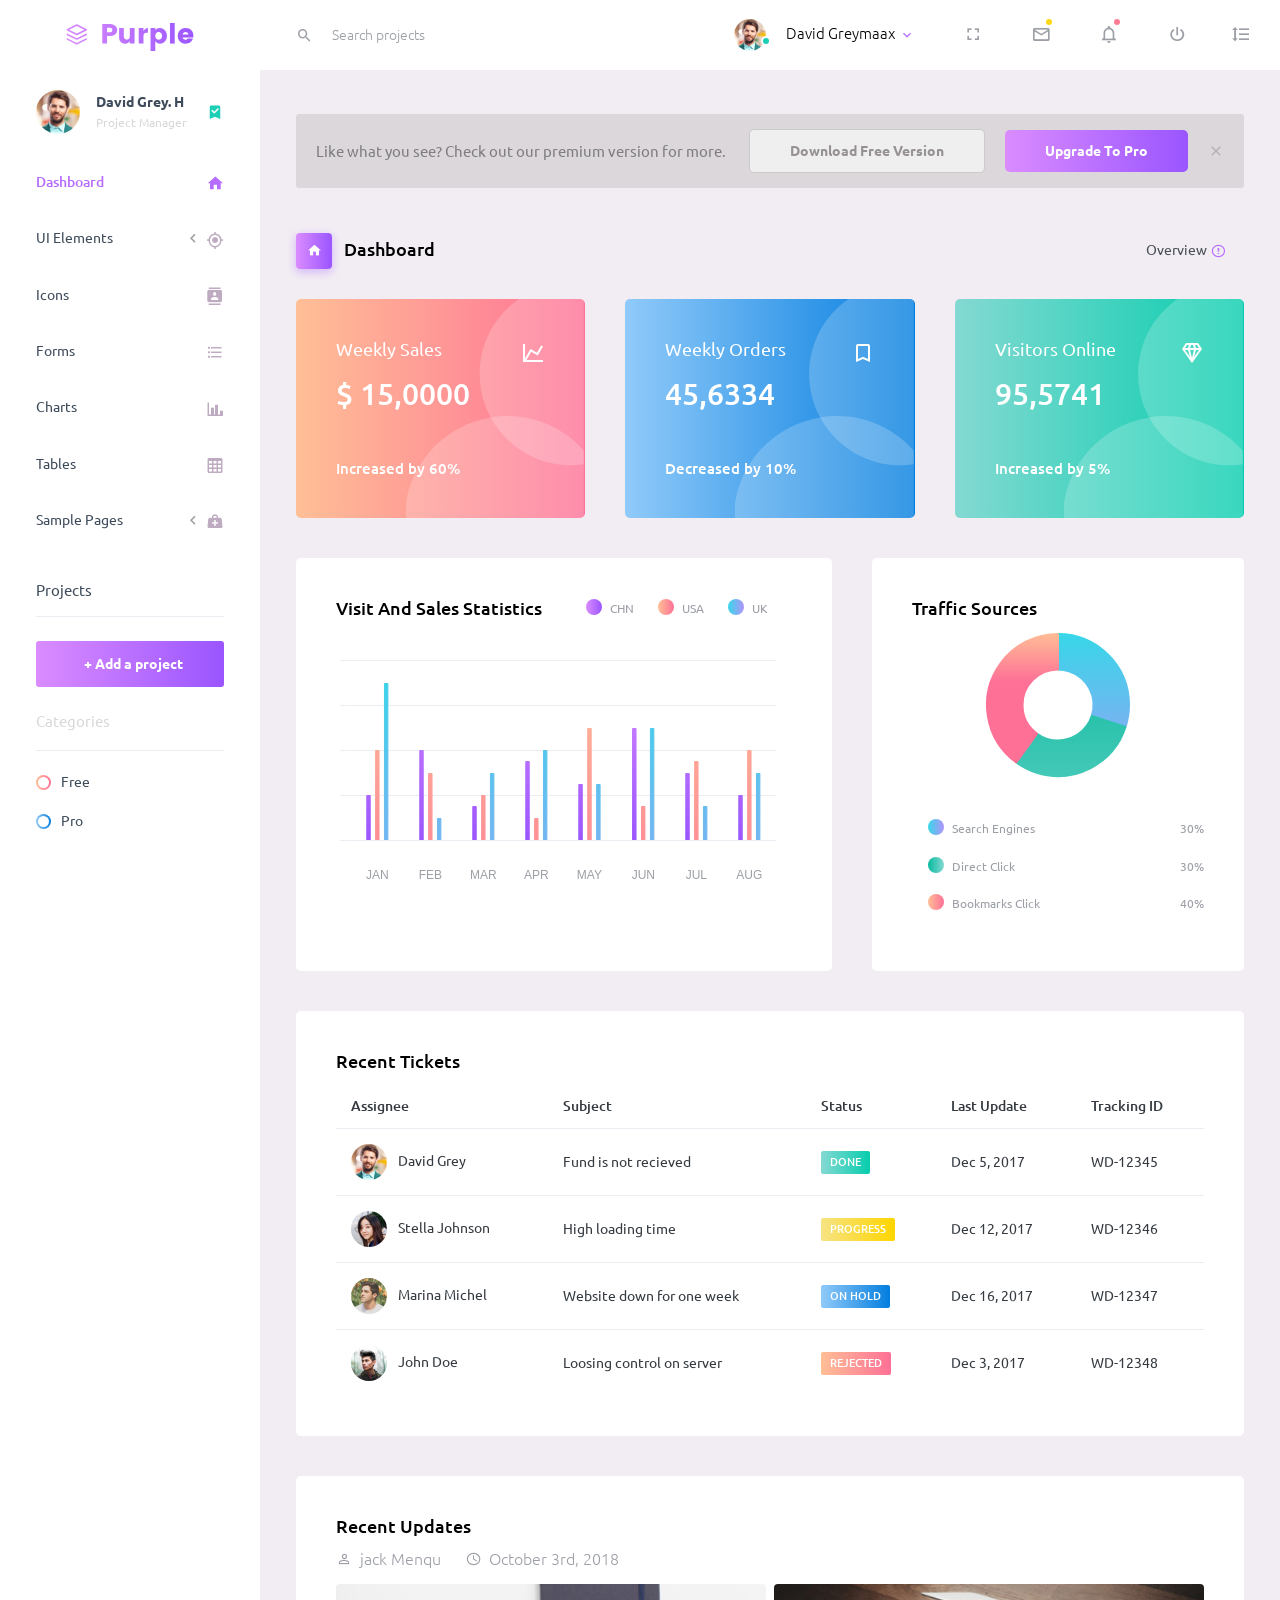
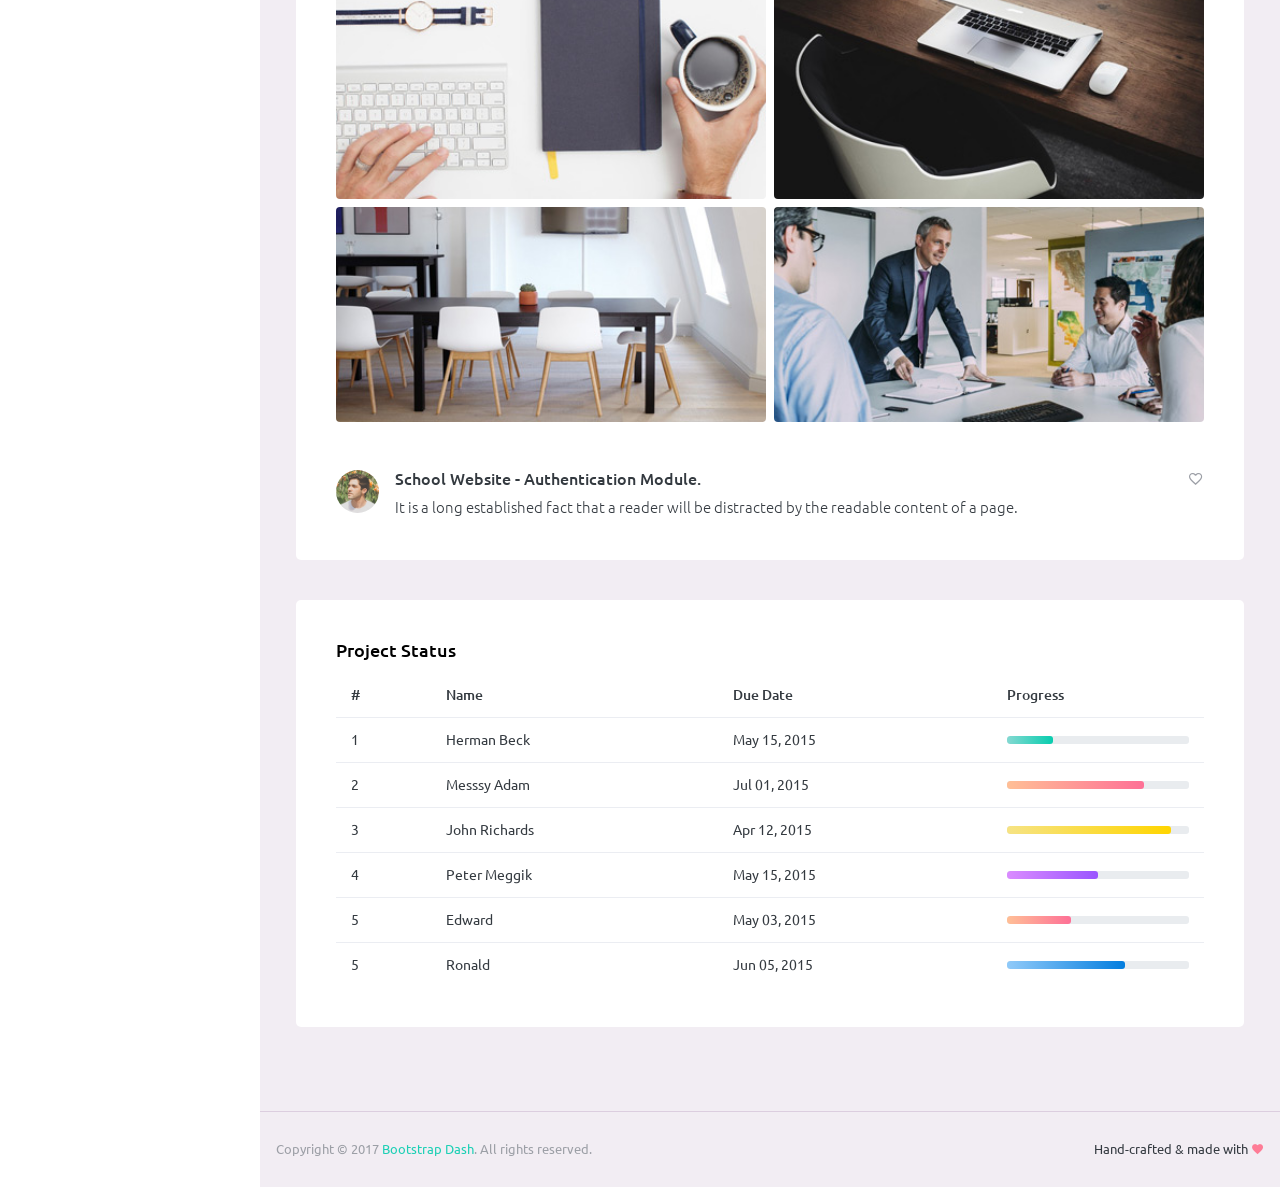
<file: PurpleAdmin/index.html>
<!DOCTYPE html>
<html lang="en">

<head>
  <!-- Required meta tags -->
  <meta charset="utf-8">
  <meta name="viewport" content="width=device-width, initial-scale=1, shrink-to-fit=no">
  <title>Purple Admin</title>
  <!-- plugins:css -->
  <link rel="stylesheet" href="vendors/iconfonts/mdi/css/materialdesignicons.min.css">
  <link rel="stylesheet" href="vendors/css/vendor.bundle.base.css">
  <!-- endinject -->
  <!-- inject:css -->
  <link rel="stylesheet" href="css/style.css">
  <!-- endinject -->
  <link rel="shortcut icon" href="images/favicon.png" />
</head>
<body>
  <div class="container-scroller">
    <!-- partial:partials/_navbar.html -->
    <nav class="navbar default-layout-navbar col-lg-12 col-12 p-0 fixed-top d-flex flex-row">
      <div class="text-center navbar-brand-wrapper d-flex align-items-center justify-content-center">
        <a class="navbar-brand brand-logo" href="index.html"><img src="images/logo.svg" alt="logo"/></a>
        <a class="navbar-brand brand-logo-mini" href="index.html"><img src="images/logo-mini.svg" alt="logo"/></a>
      </div>
      <div class="navbar-menu-wrapper d-flex align-items-stretch">
        <div class="search-field d-none d-md-block">
          <form class="d-flex align-items-center h-100" action="#">
            <div class="input-group">
              <div class="input-group-prepend bg-transparent">
                  <i class="input-group-text border-0 mdi mdi-magnify"></i>                
              </div>
              <input type="text" class="form-control bg-transparent border-0" placeholder="Search projects">
            </div>
          </form>
        </div>
        <ul class="navbar-nav navbar-nav-right">
          <li class="nav-item nav-profile dropdown">
            <a class="nav-link dropdown-toggle" id="profileDropdown" href="#" data-toggle="dropdown" aria-expanded="false">
              <div class="nav-profile-img">
                <img src="images/faces/face1.jpg" alt="image">
                <span class="availability-status online"></span>             
              </div>
              <div class="nav-profile-text">
                <p class="mb-1 text-black">David Greymaax</p>
              </div>
            </a>
            <div class="dropdown-menu navbar-dropdown" aria-labelledby="profileDropdown">
              <a class="dropdown-item" href="#">
                <i class="mdi mdi-cached mr-2 text-success"></i>
                Activity Log
              </a>
              <div class="dropdown-divider"></div>
              <a class="dropdown-item" href="#">
                <i class="mdi mdi-logout mr-2 text-primary"></i>
                Signout
              </a>
            </div>
          </li>
          <li class="nav-item d-none d-lg-block full-screen-link">
            <a class="nav-link">
              <i class="mdi mdi-fullscreen" id="fullscreen-button"></i>
            </a>
          </li>
          <li class="nav-item dropdown">
            <a class="nav-link count-indicator dropdown-toggle" id="messageDropdown" href="#" data-toggle="dropdown" aria-expanded="false">
              <i class="mdi mdi-email-outline"></i>
              <span class="count-symbol bg-warning"></span>
            </a>
            <div class="dropdown-menu dropdown-menu-right navbar-dropdown preview-list" aria-labelledby="messageDropdown">
              <h6 class="p-3 mb-0">Messages</h6>
              <div class="dropdown-divider"></div>
              <a class="dropdown-item preview-item">
                <div class="preview-thumbnail">
                    <img src="images/faces/face4.jpg" alt="image" class="profile-pic">
                </div>
                <div class="preview-item-content d-flex align-items-start flex-column justify-content-center">
                  <h6 class="preview-subject ellipsis mb-1 font-weight-normal">Mark send you a message</h6>
                  <p class="text-gray mb-0">
                    1 Minutes ago
                  </p>
                </div>
              </a>
              <div class="dropdown-divider"></div>
              <a class="dropdown-item preview-item">
                <div class="preview-thumbnail">
                    <img src="images/faces/face2.jpg" alt="image" class="profile-pic">
                </div>
                <div class="preview-item-content d-flex align-items-start flex-column justify-content-center">
                  <h6 class="preview-subject ellipsis mb-1 font-weight-normal">Cregh send you a message</h6>
                  <p class="text-gray mb-0">
                    15 Minutes ago
                  </p>
                </div>
              </a>
              <div class="dropdown-divider"></div>
              <a class="dropdown-item preview-item">
                <div class="preview-thumbnail">
                    <img src="images/faces/face3.jpg" alt="image" class="profile-pic">
                </div>
                <div class="preview-item-content d-flex align-items-start flex-column justify-content-center">
                  <h6 class="preview-subject ellipsis mb-1 font-weight-normal">Profile picture updated</h6>
                  <p class="text-gray mb-0">
                    18 Minutes ago
                  </p>
                </div>
              </a>
              <div class="dropdown-divider"></div>
              <h6 class="p-3 mb-0 text-center">4 new messages</h6>
            </div>
          </li>
          <li class="nav-item dropdown">
            <a class="nav-link count-indicator dropdown-toggle" id="notificationDropdown" href="#" data-toggle="dropdown">
              <i class="mdi mdi-bell-outline"></i>
              <span class="count-symbol bg-danger"></span>
            </a>
            <div class="dropdown-menu dropdown-menu-right navbar-dropdown preview-list" aria-labelledby="notificationDropdown">
              <h6 class="p-3 mb-0">Notifications</h6>
              <div class="dropdown-divider"></div>
              <a class="dropdown-item preview-item">
                <div class="preview-thumbnail">
                  <div class="preview-icon bg-success">
                    <i class="mdi mdi-calendar"></i>
                  </div>
                </div>
                <div class="preview-item-content d-flex align-items-start flex-column justify-content-center">
                  <h6 class="preview-subject font-weight-normal mb-1">Event today</h6>
                  <p class="text-gray ellipsis mb-0">
                    Just a reminder that you have an event today
                  </p>
                </div>
              </a>
              <div class="dropdown-divider"></div>
              <a class="dropdown-item preview-item">
                <div class="preview-thumbnail">
                  <div class="preview-icon bg-warning">
                    <i class="mdi mdi-settings"></i>
                  </div>
                </div>
                <div class="preview-item-content d-flex align-items-start flex-column justify-content-center">
                  <h6 class="preview-subject font-weight-normal mb-1">Settings</h6>
                  <p class="text-gray ellipsis mb-0">
                    Update dashboard
                  </p>
                </div>
              </a>
              <div class="dropdown-divider"></div>
              <a class="dropdown-item preview-item">
                <div class="preview-thumbnail">
                  <div class="preview-icon bg-info">
                    <i class="mdi mdi-link-variant"></i>
                  </div>
                </div>
                <div class="preview-item-content d-flex align-items-start flex-column justify-content-center">
                  <h6 class="preview-subject font-weight-normal mb-1">Launch Admin</h6>
                  <p class="text-gray ellipsis mb-0">
                    New admin wow!
                  </p>
                </div>
              </a>
              <div class="dropdown-divider"></div>
              <h6 class="p-3 mb-0 text-center">See all notifications</h6>
            </div>
          </li>
          <li class="nav-item nav-logout d-none d-lg-block">
            <a class="nav-link" href="#">
              <i class="mdi mdi-power"></i>
            </a>
          </li>
          <li class="nav-item nav-settings d-none d-lg-block">
            <a class="nav-link" href="#">
              <i class="mdi mdi-format-line-spacing"></i>
            </a>
          </li>
        </ul>
        <button class="navbar-toggler navbar-toggler-right d-lg-none align-self-center" type="button" data-toggle="offcanvas">
          <span class="mdi mdi-menu"></span>
        </button>
      </div>
    </nav>
    <!-- partial -->
    <div class="container-fluid page-body-wrapper">
      <!-- partial:partials/_sidebar.html -->
      <nav class="sidebar sidebar-offcanvas" id="sidebar">
        <ul class="nav">
          <li class="nav-item nav-profile">
            <a href="#" class="nav-link">
              <div class="nav-profile-image">
                <img src="images/faces/face1.jpg" alt="profile">
                <span class="login-status online"></span> <!--change to offline or busy as needed-->              
              </div>
              <div class="nav-profile-text d-flex flex-column">
                <span class="font-weight-bold mb-2">David Grey. H</span>
                <span class="text-secondary text-small">Project Manager</span>
              </div>
              <i class="mdi mdi-bookmark-check text-success nav-profile-badge"></i>
            </a>
          </li>
          <li class="nav-item">
            <a class="nav-link" href="index.html">
              <span class="menu-title">Dashboard</span>
              <i class="mdi mdi-home menu-icon"></i>
            </a>
          </li>
          <li class="nav-item">
            <a class="nav-link" data-toggle="collapse" href="#ui-basic" aria-expanded="false" aria-controls="ui-basic">
              <span class="menu-title">UI Elements</span>
              <i class="menu-arrow"></i>
              <i class="mdi mdi-crosshairs-gps menu-icon"></i>
            </a>
            <div class="collapse" id="ui-basic">
              <ul class="nav flex-column sub-menu">
                <li class="nav-item"> <a class="nav-link" href="pages/ui-features/buttons.html">Buttons</a></li>
                <li class="nav-item"> <a class="nav-link" href="pages/ui-features/typography.html">Typography</a></li>
              </ul>
            </div>
          </li>
          <li class="nav-item">
            <a class="nav-link" href="pages/icons/mdi.html">
              <span class="menu-title">Icons</span>
              <i class="mdi mdi-contacts menu-icon"></i>
            </a>
          </li>
          <li class="nav-item">
            <a class="nav-link" href="pages/forms/basic_elements.html">
              <span class="menu-title">Forms</span>
              <i class="mdi mdi-format-list-bulleted menu-icon"></i>
            </a>
          </li>
          <li class="nav-item">
            <a class="nav-link" href="pages/charts/chartjs.html">
              <span class="menu-title">Charts</span>
              <i class="mdi mdi-chart-bar menu-icon"></i>
            </a>
          </li>
          <li class="nav-item">
            <a class="nav-link" href="pages/tables/basic-table.html">
              <span class="menu-title">Tables</span>
              <i class="mdi mdi-table-large menu-icon"></i>
            </a>
          </li>
          <li class="nav-item">
            <a class="nav-link" data-toggle="collapse" href="#general-pages" aria-expanded="false" aria-controls="general-pages">
              <span class="menu-title">Sample Pages</span>
              <i class="menu-arrow"></i>
              <i class="mdi mdi-medical-bag menu-icon"></i>
            </a>
            <div class="collapse" id="general-pages">
              <ul class="nav flex-column sub-menu">
                <li class="nav-item"> <a class="nav-link" href="pages/samples/blank-page.html"> Blank Page </a></li>
                <li class="nav-item"> <a class="nav-link" href="pages/samples/login.html"> Login </a></li>
                <li class="nav-item"> <a class="nav-link" href="pages/samples/register.html"> Register </a></li>
                <li class="nav-item"> <a class="nav-link" href="pages/samples/error-404.html"> 404 </a></li>
                <li class="nav-item"> <a class="nav-link" href="pages/samples/error-500.html"> 500 </a></li>
              </ul>
              </div>
          </li>
          <li class="nav-item sidebar-actions">
            <span class="nav-link">
              <div class="border-bottom">
                <h6 class="font-weight-normal mb-3">Projects</h6>                
              </div>
              <button class="btn btn-block btn-lg btn-gradient-primary mt-4">+ Add a project</button>
              <div class="mt-4">
                <div class="border-bottom">
                  <p class="text-secondary">Categories</p>                  
                </div>
                <ul class="gradient-bullet-list mt-4">
                  <li>Free</li>
                  <li>Pro</li>
                </ul>
              </div>
            </span>
          </li>
        </ul>
      </nav>
      <!-- partial -->
      <div class="main-panel">
        <div class="content-wrapper">
          <div class="row">
            <div class="col-12">
              <span class="d-flex align-items-center purchase-popup">
                <p>Like what you see? Check out our premium version for more.</p>
                <a href="https://github.com/BootstrapDash/PurpleAdmin-Free-Admin-Template" target="_blank" class="btn ml-auto download-button">Download Free Version</a>
                <a href="https://www.bootstrapdash.com/product/purple-bootstrap-4-admin-template/" target="_blank" class="btn purchase-button">Upgrade To Pro</a>
                <i class="mdi mdi-close popup-dismiss"></i>
              </span>
            </div>
          </div>
          <div class="page-header">
            <h3 class="page-title">
              <span class="page-title-icon bg-gradient-primary text-white mr-2">
                <i class="mdi mdi-home"></i>                 
              </span>
              Dashboard
            </h3>
            <nav aria-label="breadcrumb">
              <ul class="breadcrumb">
                <li class="breadcrumb-item active" aria-current="page">
                  <span></span>Overview
                  <i class="mdi mdi-alert-circle-outline icon-sm text-primary align-middle"></i>
                </li>
              </ul>
            </nav>
          </div>
          <div class="row">
            <div class="col-md-4 stretch-card grid-margin">
              <div class="card bg-gradient-danger card-img-holder text-white">
                <div class="card-body">
                  <img src="images/dashboard/circle.svg" class="card-img-absolute" alt="circle-image"/>
                  <h4 class="font-weight-normal mb-3">Weekly Sales
                    <i class="mdi mdi-chart-line mdi-24px float-right"></i>
                  </h4>
                  <h2 class="mb-5">$ 15,0000</h2>
                  <h6 class="card-text">Increased by 60%</h6>
                </div>
              </div>
            </div>
            <div class="col-md-4 stretch-card grid-margin">
              <div class="card bg-gradient-info card-img-holder text-white">
                <div class="card-body">
                  <img src="images/dashboard/circle.svg" class="card-img-absolute" alt="circle-image"/>                  
                  <h4 class="font-weight-normal mb-3">Weekly Orders
                    <i class="mdi mdi-bookmark-outline mdi-24px float-right"></i>
                  </h4>
                  <h2 class="mb-5">45,6334</h2>
                  <h6 class="card-text">Decreased by 10%</h6>
                </div>
              </div>
            </div>
            <div class="col-md-4 stretch-card grid-margin">
              <div class="card bg-gradient-success card-img-holder text-white">
                <div class="card-body">
                  <img src="images/dashboard/circle.svg" class="card-img-absolute" alt="circle-image"/>                                    
                  <h4 class="font-weight-normal mb-3">Visitors Online
                    <i class="mdi mdi-diamond mdi-24px float-right"></i>
                  </h4>
                  <h2 class="mb-5">95,5741</h2>
                  <h6 class="card-text">Increased by 5%</h6>
                </div>
              </div>
            </div>
          </div>
          <div class="row">
            <div class="col-md-7 grid-margin stretch-card">
              <div class="card">
                <div class="card-body">
                  <div class="clearfix">
                    <h4 class="card-title float-left">Visit And Sales Statistics</h4>
                    <div id="visit-sale-chart-legend" class="rounded-legend legend-horizontal legend-top-right float-right"></div>                                     
                  </div>
                  <canvas id="visit-sale-chart" class="mt-4"></canvas>
                </div>
              </div>
            </div>
            <div class="col-md-5 grid-margin stretch-card">
              <div class="card">
                <div class="card-body">
                  <h4 class="card-title">Traffic Sources</h4>
                  <canvas id="traffic-chart"></canvas>
                  <div id="traffic-chart-legend" class="rounded-legend legend-vertical legend-bottom-left pt-4"></div>                                                      
                </div>
              </div>
            </div>
          </div>
          <div class="row">
            <div class="col-12 grid-margin">
              <div class="card">
                <div class="card-body">
                  <h4 class="card-title">Recent Tickets</h4>
                  <div class="table-responsive">
                    <table class="table">
                      <thead>
                        <tr>
                          <th>
                            Assignee
                          </th>
                          <th>
                            Subject
                          </th>
                          <th>
                            Status
                          </th>
                          <th>
                            Last Update
                          </th>
                          <th>
                            Tracking ID
                          </th>
                        </tr>
                      </thead>
                      <tbody>
                        <tr>
                          <td>
                            <img src="images/faces/face1.jpg" class="mr-2" alt="image">
                            David Grey
                          </td>
                          <td>
                            Fund is not recieved
                          </td>
                          <td>
                            <label class="badge badge-gradient-success">DONE</label>
                          </td>
                          <td>
                            Dec 5, 2017
                          </td>
                          <td>
                            WD-12345
                          </td>
                        </tr>
                        <tr>
                          <td>
                            <img src="images/faces/face2.jpg" class="mr-2" alt="image">
                            Stella Johnson
                          </td>
                          <td>
                            High loading time
                          </td>
                          <td>
                            <label class="badge badge-gradient-warning">PROGRESS</label>
                          </td>
                          <td>
                            Dec 12, 2017
                          </td>
                          <td>
                            WD-12346
                          </td>
                        </tr>
                        <tr>
                          <td>
                            <img src="images/faces/face3.jpg" class="mr-2" alt="image">
                            Marina Michel
                          </td>
                          <td>
                            Website down for one week
                          </td>
                          <td>
                            <label class="badge badge-gradient-info">ON HOLD</label>
                          </td>
                          <td>
                            Dec 16, 2017
                          </td>
                          <td>
                            WD-12347
                          </td>
                        </tr>
                        <tr>
                          <td>
                            <img src="images/faces/face4.jpg" class="mr-2" alt="image">
                            John Doe
                          </td>
                          <td>
                            Loosing control on server
                          </td>
                          <td>
                            <label class="badge badge-gradient-danger">REJECTED</label>
                          </td>
                          <td>
                            Dec 3, 2017
                          </td>
                          <td>
                            WD-12348
                          </td>
                        </tr>
                      </tbody>
                    </table>
                  </div>
                </div>
              </div>
            </div>
          </div>
          <div class="row">
            <div class="col-12 grid-margin stretch-card">
              <div class="card">
                <div class="card-body">
                  <h4 class="card-title">Recent Updates</h4>
                  <div class="d-flex">
                    <div class="d-flex align-items-center mr-4 text-muted font-weight-light">
                      <i class="mdi mdi-account-outline icon-sm mr-2"></i>
                      <span>jack Menqu</span>
                    </div>
                    <div class="d-flex align-items-center text-muted font-weight-light">
                      <i class="mdi mdi-clock icon-sm mr-2"></i>
                      <span>October 3rd, 2018</span>
                    </div>
                  </div>
                  <div class="row mt-3">
                    <div class="col-6 pr-1">
                      <img src="images/dashboard/img_1.jpg" class="mb-2 mw-100 w-100 rounded" alt="image">
                      <img src="images/dashboard/img_4.jpg" class="mw-100 w-100 rounded" alt="image">
                    </div>
                    <div class="col-6 pl-1">
                      <img src="images/dashboard/img_2.jpg" class="mb-2 mw-100 w-100 rounded" alt="image">
                      <img src="images/dashboard/img_3.jpg" class="mw-100 w-100 rounded" alt="image">
                    </div>
                  </div>
                  <div class="d-flex mt-5 align-items-top">
                    <img src="images/faces/face3.jpg" class="img-sm rounded-circle mr-3" alt="image">
                    <div class="mb-0 flex-grow">
                      <h5 class="mr-2 mb-2">School Website - Authentication Module.</h5>
                      <p class="mb-0 font-weight-light">It is a long established fact that a reader will be distracted by the readable
                        content of a page.</p>
                    </div>
                    <div class="ml-auto">
                      <i class="mdi mdi-heart-outline text-muted"></i>
                    </div>
                  </div>
                </div>
              </div>
            </div>
          </div>
          <div class="row">
            <div class="col-md-12 grid-margin stretch-card">
              <div class="card">
                <div class="card-body">
                  <h4 class="card-title">Project Status</h4>
                  <div class="table-responsive">
                    <table class="table">
                      <thead>
                        <tr>
                          <th>
                            #
                          </th>
                          <th>
                            Name
                          </th>
                          <th>
                            Due Date
                          </th>
                          <th>
                            Progress
                          </th>
                        </tr>
                      </thead>
                      <tbody>
                        <tr>
                          <td>
                            1
                          </td>
                          <td>
                            Herman Beck
                          </td>
                          <td>
                            May 15, 2015
                          </td>
                          <td>
                            <div class="progress">
                              <div class="progress-bar bg-gradient-success" role="progressbar" style="width: 25%" aria-valuenow="25" aria-valuemin="0" aria-valuemax="100"></div>
                            </div>
                          </td>
                        </tr>
                        <tr>
                          <td>
                            2
                          </td>
                          <td>
                            Messsy Adam
                          </td>
                          <td>
                            Jul 01, 2015
                          </td>
                          <td>
                            <div class="progress">
                              <div class="progress-bar bg-gradient-danger" role="progressbar" style="width: 75%" aria-valuenow="75" aria-valuemin="0" aria-valuemax="100"></div>
                            </div>
                          </td>
                        </tr>
                        <tr>
                          <td>
                            3
                          </td>
                          <td>
                            John Richards
                          </td>
                          <td>
                            Apr 12, 2015
                          </td>
                          <td>
                            <div class="progress">
                              <div class="progress-bar bg-gradient-warning" role="progressbar" style="width: 90%" aria-valuenow="90" aria-valuemin="0" aria-valuemax="100"></div>
                            </div>
                          </td>
                        </tr>
                        <tr>
                          <td>
                            4
                          </td>
                          <td>
                            Peter Meggik
                          </td>
                          <td>
                            May 15, 2015
                          </td>
                          <td>
                            <div class="progress">
                              <div class="progress-bar bg-gradient-primary" role="progressbar" style="width: 50%" aria-valuenow="50" aria-valuemin="0" aria-valuemax="100"></div>
                            </div>
                          </td>
                        </tr>
                        <tr>
                          <td>
                            5
                          </td>
                          <td>
                            Edward
                          </td>
                          <td>
                            May 03, 2015
                          </td>
                          <td>
                            <div class="progress">
                              <div class="progress-bar bg-gradient-danger" role="progressbar" style="width: 35%" aria-valuenow="35" aria-valuemin="0" aria-valuemax="100"></div>
                            </div>
                          </td>
                        </tr>
                        <tr>
                          <td>
                            5
                          </td>
                          <td>
                            Ronald
                          </td>
                          <td>
                            Jun 05, 2015
                          </td>
                          <td>
                            <div class="progress">
                              <div class="progress-bar bg-gradient-info" role="progressbar" style="width: 65%" aria-valuenow="65" aria-valuemin="0" aria-valuemax="100"></div>
                            </div>
                          </td>
                        </tr>
                      </tbody>
                    </table>
                  </div>
                </div>
              </div>
            </div>
          </div>
        </div>
        <!-- content-wrapper ends -->
        <!-- partial:partials/_footer.html -->
        <footer class="footer">
          <div class="d-sm-flex justify-content-center justify-content-sm-between">
            <span class="text-muted text-center text-sm-left d-block d-sm-inline-block">Copyright © 2017 <a href="https://www.bootstrapdash.com/" target="_blank">Bootstrap Dash</a>. All rights reserved.</span>
            <span class="float-none float-sm-right d-block mt-1 mt-sm-0 text-center">Hand-crafted & made with <i class="mdi mdi-heart text-danger"></i></span>
          </div>
        </footer>
        <!-- partial -->
      </div>
      <!-- main-panel ends -->
    </div>
    <!-- page-body-wrapper ends -->
  </div>
  <!-- container-scroller -->

  <!-- plugins:js -->
  <script src="vendors/js/vendor.bundle.base.js"></script>
  <script src="vendors/js/vendor.bundle.addons.js"></script>
  <!-- endinject -->
  <!-- Plugin js for this page-->
  <!-- End plugin js for this page-->
  <!-- inject:js -->
  <script src="js/off-canvas.js"></script>
  <script src="js/misc.js"></script>
  <!-- endinject -->
  <!-- Custom js for this page-->
  <script src="js/dashboard.js"></script>
  <!-- End custom js for this page-->
</body>

</html>
</file>
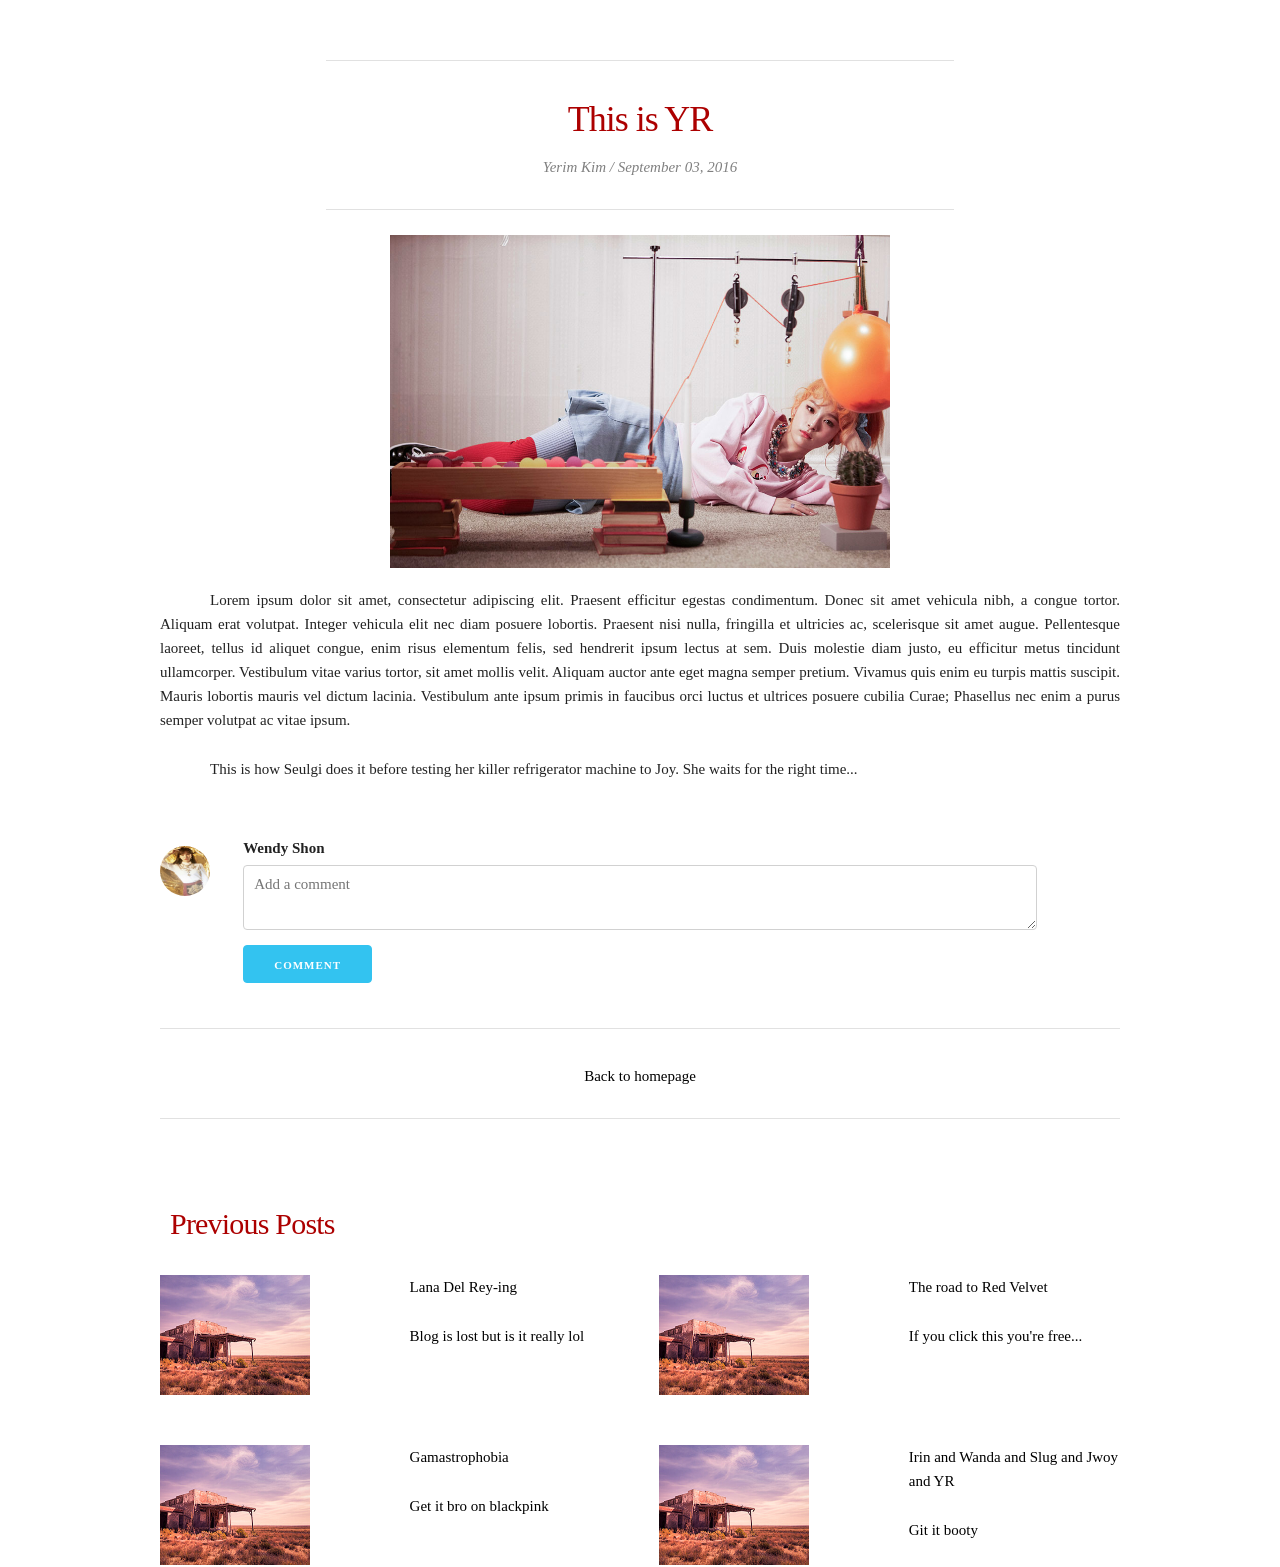
<file: Blog.html>
<html>
<head>
	<title>Red Velvet | The Red Summer</title>
	<link rel="icon" type="image/png" href="images/favicon-32x32.png">
	<link rel="stylesheet" type="text/css" href="css/normalize.css">
	<link rel="stylesheet" type="text/css" href="css/skeleton.css">
	<link rel="stylesheet" type="text/css" href="css/custom.css">

	<style type="text/css">
		.text-blog {
			margin-top: 20px;
		}
	</style>
</head>

<body>
	<div class="container">
	</div>
	<div class="container title-blog">
		<div class="row">
			<div class="eight columns offset-by-two"><hr>	
				<h3 class="head-title">This is YR</h3>
				<p class="date"><i>Yerim Kim / September 03, 2016 </i></p><hr>
			</div>
		</div>
	</div>
	<div class="container">
			<center>
				<img src="images/seulgi5.jpg" width="500" id="image-blog"></center>
		</div>
	</div>
	<div class="container text-blog">
		<p>Lorem ipsum dolor sit amet, consectetur adipiscing elit. Praesent efficitur egestas condimentum. Donec sit amet vehicula nibh, a congue 
				tortor. Aliquam erat volutpat. Integer vehicula elit nec diam posuere lobortis. Praesent nisi nulla, fringilla et ultricies ac, scelerisque sit 
				amet augue. Pellentesque laoreet, tellus id aliquet congue, enim risus elementum felis, sed hendrerit ipsum lectus at sem. Duis molestie 
				diam justo, eu efficitur metus tincidunt ullamcorper. Vestibulum vitae varius tortor, sit amet mollis velit. Aliquam auctor ante eget magna 
				semper pretium. Vivamus quis enim eu turpis mattis suscipit. Mauris lobortis mauris vel dictum lacinia. Vestibulum ante ipsum primis in 
				faucibus orci luctus et ultrices posuere cubilia Curae; Phasellus nec enim a purus semper volutpat ac vitae ipsum.</br></p>

				<p>This is how Seulgi does it before testing her killer refrigerator machine to Joy. She waits for the right time...</p>
	</div>
	
	<div class="container comment">
		<div class="row">
			<div class="one column">
				<img src="images/wendy.jpg" width="50" height="50" id="image-comment">
				</div>
				<div class="ten columns">
				<label for="exampleMessage">Wendy Shon</label>
				<textarea class="u-full-width" placeholder="Add a comment" name="comment-blog" id="exampleMessage"></textarea>
				<input class="button-primary" type="submit" value="COMMENT">
			</div>
			</div>
		</div>
	</div>
	
<div class="container">
				<hr>
					<center><h6><a href="index.html" id="homepage">Back to homepage</a></h6></center>
				<hr>
			</div>
	
	<div class="container prev">
		<h4>Previous Posts</h4>
	</div>
	
	<div class="container">
		<div class="row">
		
			<div class="three columns"><img src="images/news.jpg" id="hey"></div>
			<div class="three columns"><a href="#" id="prev-title"><p>Lana Del Rey-ing</p>
								<p>Blog is lost but is it really lol</p></a>
								</div>
			<div class="three columns"><img src="images/news.jpg" id="hey"></div>
			<div class="three columns"><a href="#" id="prev-title"><p>The road to Red Velvet</p>
								<p>If you click this you're free...</p></a>
								</div>
			
			
		</div>
	</div>

	<div class="container second">
		<div class="row">
		
			<div class="three columns"><img src="images/news.jpg" id="hey"></div>
			<div class="three columns"><a href="#" id="prev-title"><p>Gamastrophobia</p>
								<p>Get it bro on blackpink</p></a>
				</div>
			<div class="three columns"><img src="images/news.jpg" id="hey"></div>
			<div class="three columns"><a href="#" id="prev-title"><p>Irin and Wanda and Slug and Jwoy and YR</p>
								<p>Git it booty</p></a>
			</div>
			
			
		</div>
	</div>
</body>
</html>
</file>
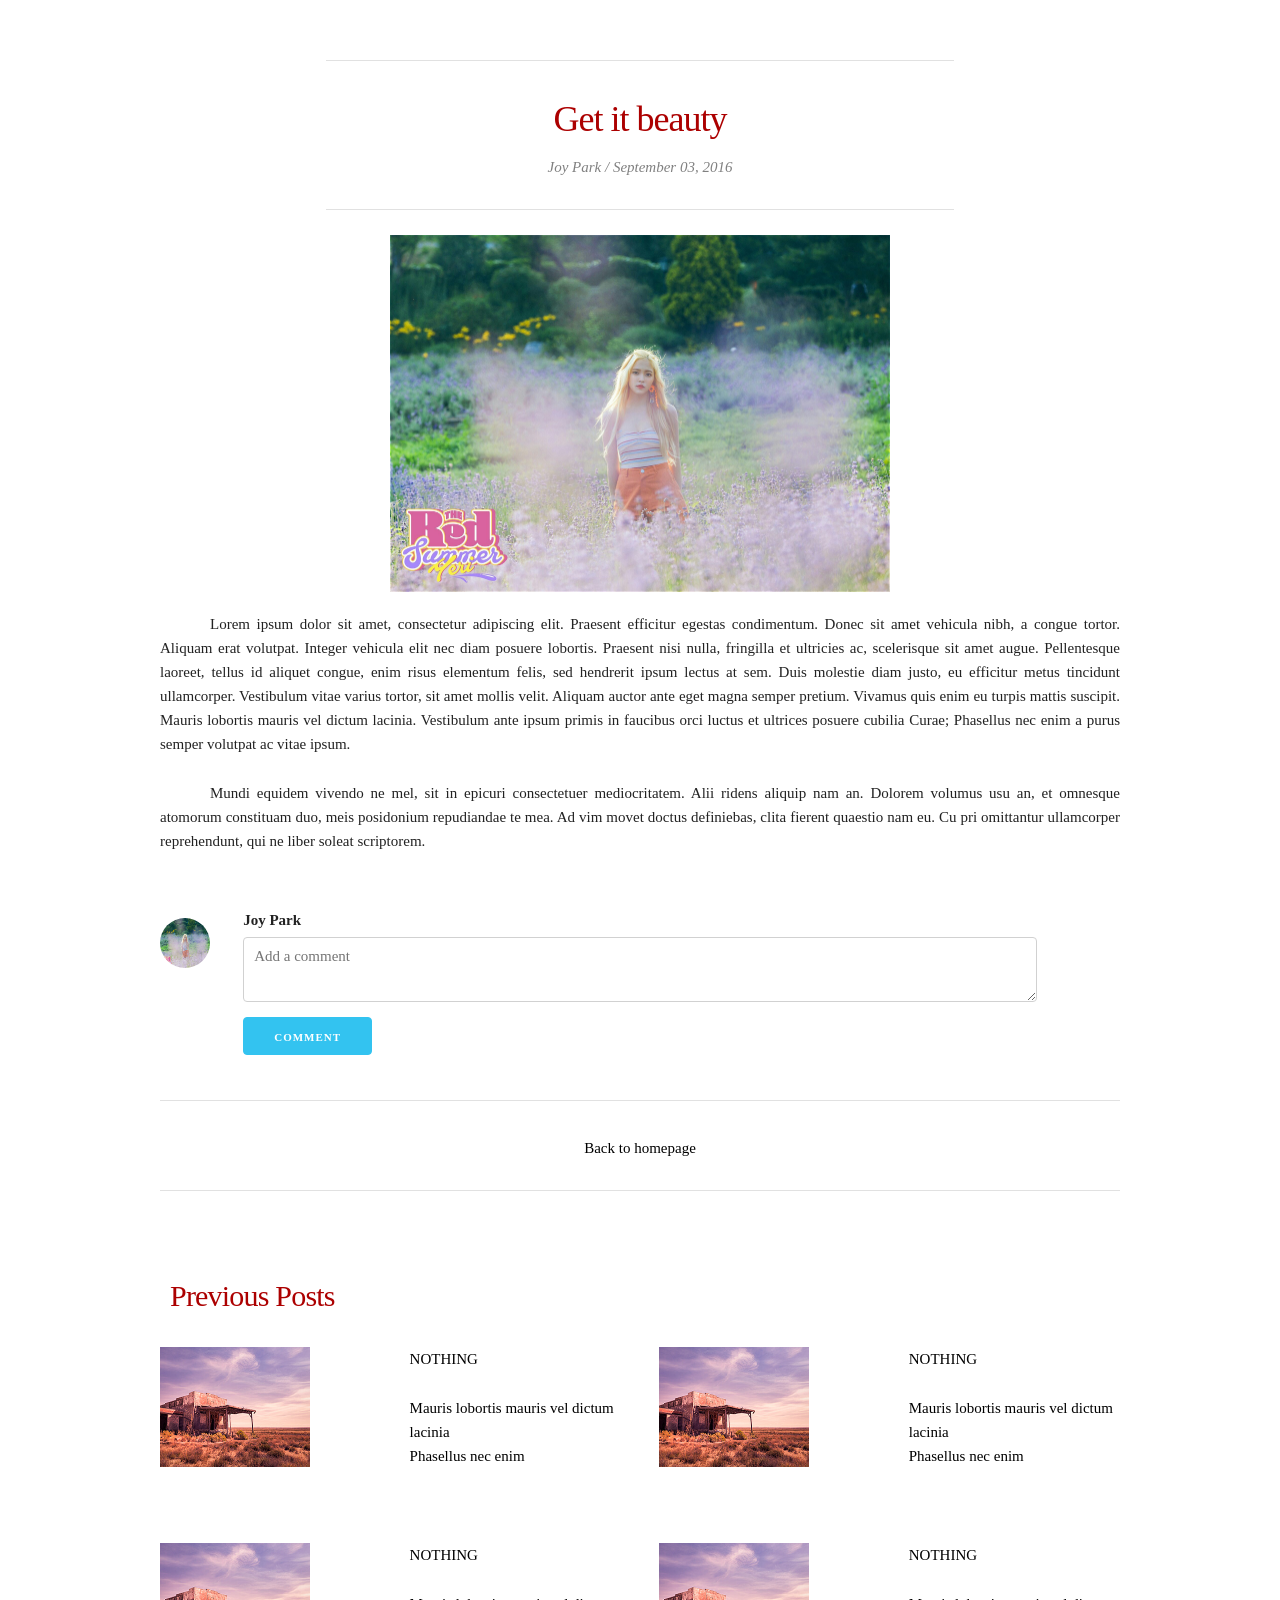
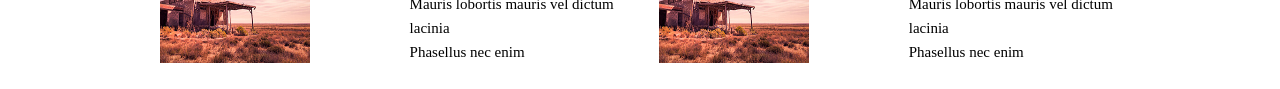
<file: fashion.html>
<html>
<head>
	<title>Red Velvet | The Red Summer</title>
	<link rel="icon" type="image/png" href="images/favicon-32x32.png">
	<link rel="stylesheet" type="text/css" href="css/normalize.css">
	<link rel="stylesheet" type="text/css" href="css/skeleton.css">
	<link rel="stylesheet" type="text/css" href="css/custom.css">

	<style type="text/css">
		.text-blog {
			margin-top: 20px;
		}
	</style>
</head>

<body>
	
	<div class="container title-blog">
		<div class="row">
			<div class="eight columns offset-by-two"><hr>	
				<h3 class="head-title">Get it beauty</h3>
				<p class="date"><i>Joy Park / September 03, 2016 </i></p><hr>
			</div>
		</div>
	</div>
	<div class="container">
			<center>
				<img src="images/yeri3.jpg" width="500" id="image-blog"></center>
		</div>
	</div>
	<div class="container text-blog">
		<p>Lorem ipsum dolor sit amet, consectetur adipiscing elit. Praesent efficitur egestas condimentum. Donec sit amet vehicula nibh, a congue 
				tortor. Aliquam erat volutpat. Integer vehicula elit nec diam posuere lobortis. Praesent nisi nulla, fringilla et ultricies ac, scelerisque sit 
				amet augue. Pellentesque laoreet, tellus id aliquet congue, enim risus elementum felis, sed hendrerit ipsum lectus at sem. Duis molestie 
				diam justo, eu efficitur metus tincidunt ullamcorper. Vestibulum vitae varius tortor, sit amet mollis velit. Aliquam auctor ante eget magna 
				semper pretium. Vivamus quis enim eu turpis mattis suscipit. Mauris lobortis mauris vel dictum lacinia. Vestibulum ante ipsum primis in 
				faucibus orci luctus et ultrices posuere cubilia Curae; Phasellus nec enim a purus semper volutpat ac vitae ipsum.</br></p>

				<p>Mundi equidem vivendo ne mel, sit in epicuri consectetuer mediocritatem. Alii ridens aliquip nam an. Dolorem volumus usu an, et omnesque atomorum constituam duo, meis posidonium repudiandae te mea. Ad vim movet doctus definiebas, clita fierent quaestio nam eu. Cu pri omittantur ullamcorper reprehendunt, qui ne liber soleat scriptorem.</p>
	</div>
	
	<div class="container comment">
		<div class="row">
			<div class="one column">
				<img src="images/yeri3.jpg" width="50" height="50" id="image-comment">
				</div>
				<div class="ten columns">
				<label for="exampleMessage">Joy Park</label>
				<textarea class="u-full-width" placeholder="Add a comment" name="comment-fashion" id="exampleMessage"></textarea>
				<input class="button-primary" type="submit" value="COMMENT">
			</div>
			</div>
		</div>
	</div>
	
<div class="container">
				<hr>
					<center><h6><a href="index.html" id="homepage">Back to homepage</a></h6></center>
				<hr>
			</div>
	
	<div class="container prev">
		<h4>Previous Posts</h4>
	</div>
	
	<div class="container">
		<div class="row">
		
			<div class="three columns"><img src="images/news.jpg" id="hey"></div>
			<div class="three columns"><a href="#" id="prev-title"><p>NOTHING</p>
								<p>Mauris lobortis mauris vel dictum lacinia</br>
								Phasellus nec enim</p></a>
								</div>
			<div class="three columns"><img src="images/news.jpg" id="hey"></div>
			<div class="three columns"><a href="#" id="prev-title"><p>NOTHING</p>
								<p>Mauris lobortis mauris vel dictum lacinia</br>
								Phasellus nec enim</p></a>
								</div>
			
			
		</div>
	</div>

	<div class="container second">
		<div class="row">
		
			<div class="three columns"><img src="images/news.jpg" id="hey"></div>
			<div class="three columns"><a href="#" id="prev-title"><p>NOTHING</p>
								<p>Mauris lobortis mauris vel dictum lacinia</br>
								Phasellus nec enim</p></a>
				</div>
			<div class="three columns"><img src="images/news.jpg" id="hey"></div>
			<div class="three columns"><a href="#" id="prev-title"><p>NOTHING</p>
								<p>Mauris lobortis mauris vel dictum lacinia</br>
								Phasellus nec enim</p></a>
			</div>
			
			
		</div>
	</div>
</body>
</html>
</file>
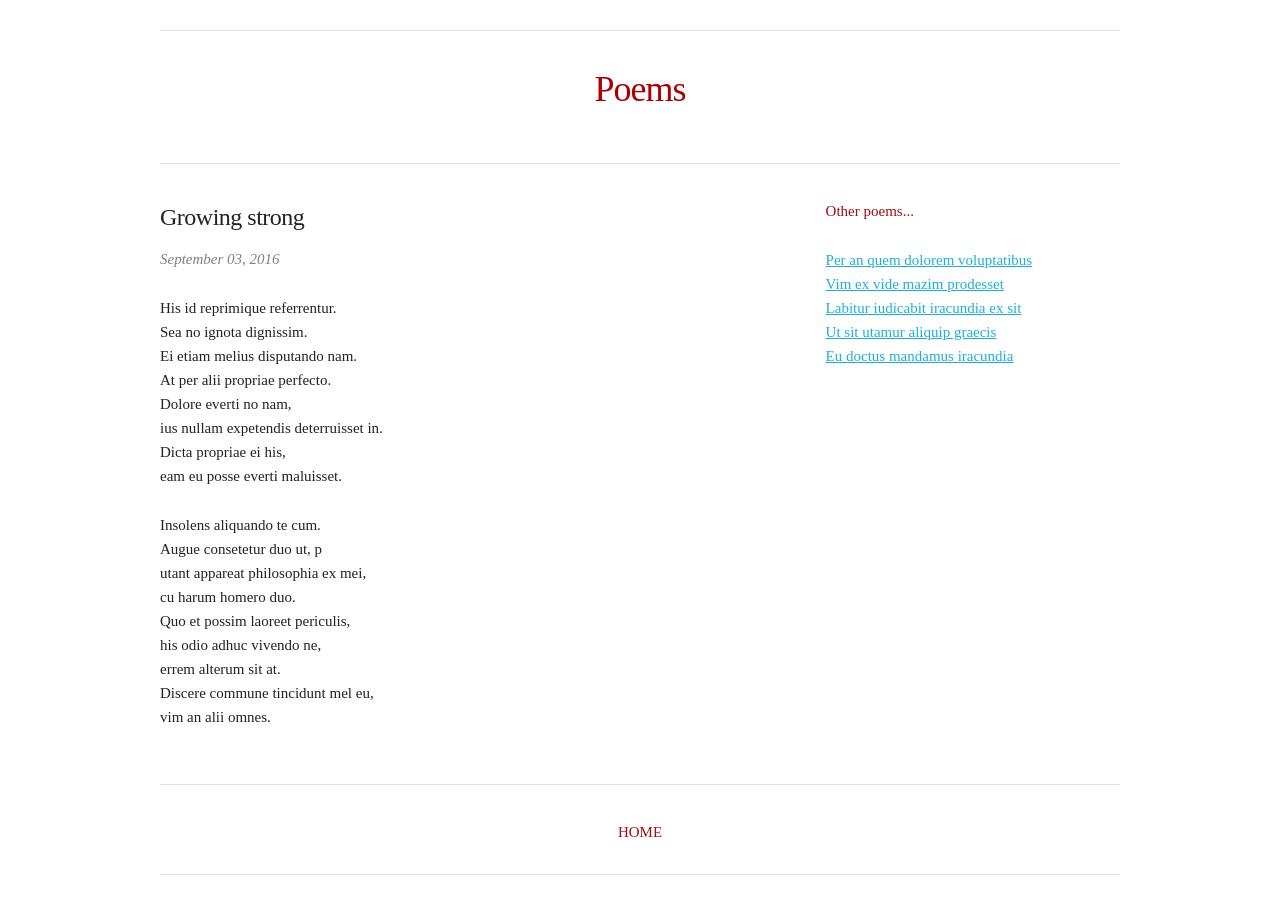
<file: poems.html>
<html>
<head>
	<title>Red Velvet | The Red Summer</title>
	<link rel="icon" type="image/png" href="images/favicon-32x32.png">
	<link rel="stylesheet" type="text/css" href="css/normalize.css">
	<link rel="stylesheet" type="text/css" href="css/skeleton.css">
	<link rel="stylesheet" type="text/css" href="css/custom.css">

	<style type="text/css">
		.text-blog {
			margin-top: 20px;
		}

		#poem-link {
			color: #a10c10;
		}

		#poem-a:hover {
			color: #000;
		}
		#homepage {
			color: #a10c10;
		}
	</style>
</head>

<body>
	<div class="container title-blog"><hr>
		<div class="row">	
			<div class="eight columns offset-by-two">	
				<h3 class="head-title">Poems</h3>

			</div>
		</div><hr>
	</div>

	<div class="container">
		<div class="row">
			<div class="eight columns">
		<h5>Growing strong</h5>
		<p class="date"><i>September 03, 2016 </i></p>
		<p>His id reprimique referrentur. <br/>
		   Sea no ignota dignissim.<br/>
		   Ei etiam melius disputando nam.<br/>
		   At per alii propriae perfecto. <br/>
		   Dolore everti no nam, <br/>
		   ius nullam expetendis deterruisset in. <br/>
		   Dicta propriae ei his, <br/>
		   eam eu posse everti maluisset.</p>
		   <p>Insolens aliquando te cum. <br/>
		   	Augue consetetur duo ut, p<br/>
		   	utant appareat philosophia ex mei, <br/>
		   	cu harum homero duo. <br/>
		   	Quo et possim laoreet periculis, <br/>
		   	his odio adhuc vivendo ne, <br/>
		   	errem alterum sit at. <br/>
		   	Discere commune tincidunt mel eu, <br/>
		   	vim an alii omnes.</p>
		</div>

		<div class="four columns">
			<p id="poem-link">Other poems...</p>
			<a href="#" id="poem-a">Per an quem dolorem voluptatibus</a><br/>
			<a href="#" id="poem-a">Vim ex vide mazim prodesset</a><br/>
			<a href="#" id="poem-a">Labitur iudicabit iracundia ex sit</a><br/>
			<a href="#" id="poem-a">Ut sit utamur aliquip graecis</a><br/>
			<a href="#" id="poem-a">Eu doctus mandamus iracundia</a>
		</div>
	</div>
	</div>

	<div class="container">
				<hr>
					<center><h6><a href="index.html" id="homepage">HOME</a></h6></center>
				<hr>
			</div>

</body>
</html>
</file>
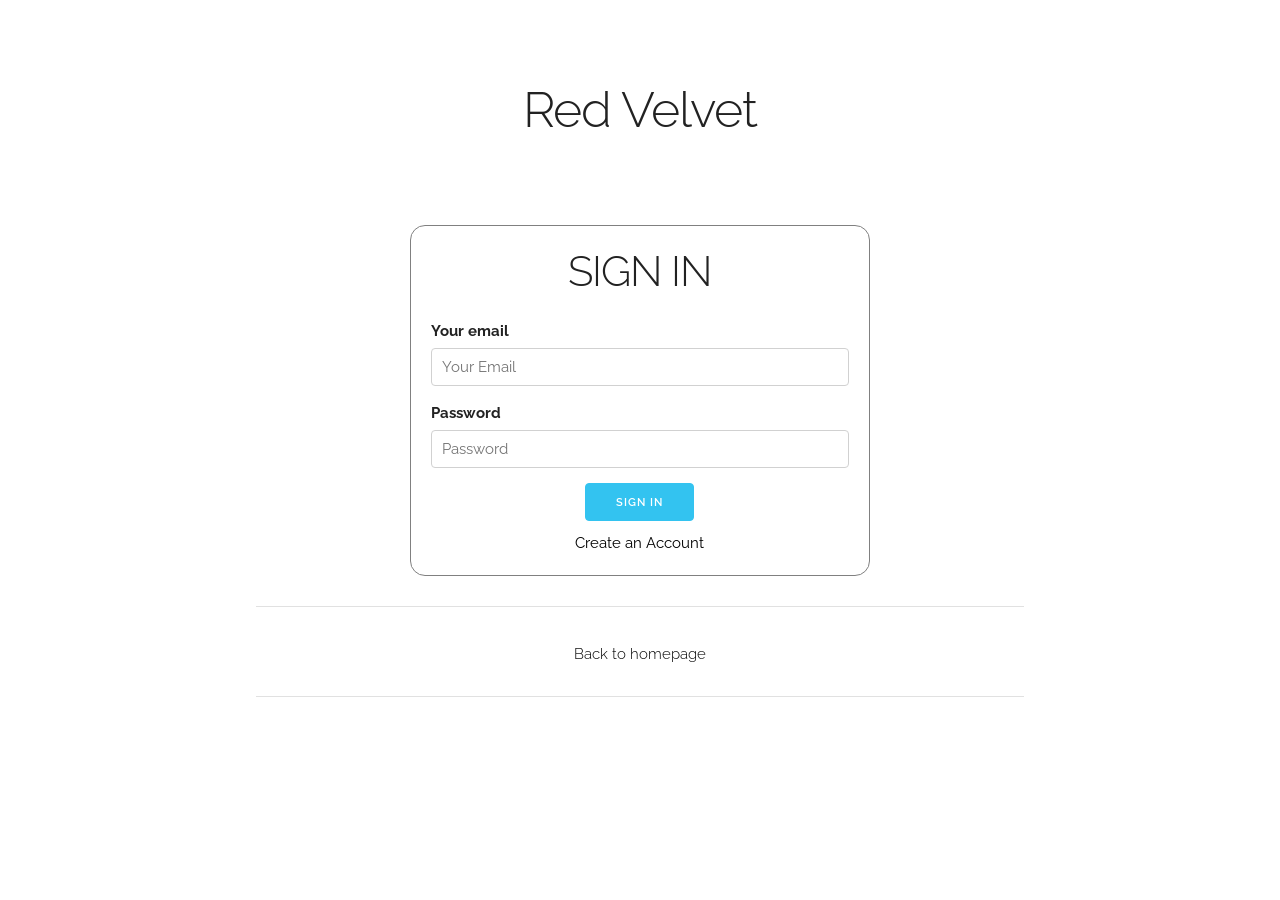
<file: signin.html>
<html>
<head>
	<title>Red Velvet | The Red Summer</title>
	<link rel="icon" type="image/png" href="images/favicon-32x32.png">
	<link href="https://fonts.googleapis.com/css?family=Raleway" rel="stylesheet" type="text/css">
	<link rel="stylesheet" type="text/css" href="css/normalize.css">
	<link rel="stylesheet" type="text/css" href="css/skeleton.css">
	<link rel="stylesheet" type="text/css" href="css/custom.css">
</head>

<body>

		<div class="container" style="margin-top:80px">
			<center><h1>Red Velvet</h1></center>
		</div>
	
	
		<div class="container hey">
				<div class="row">
				<div class="six columns offset-by-three box">
				<center><h2>SIGN IN</h2></center>
				
				<div class="row">
					<label for="exampleEmailInput"><span>Your email</span></label>
					<input class="u-full-width" type="email" placeholder="Your Email" name="signin-email" id="exampleEmailInput">
				</div>
				 <div class="row">
					<label for="exampleEmailInput"><span>Password</span></label>
					<input class="u-full-width" type="email" placeholder="Password" name="signin-password" id="exampleEmailInput">
				</div>
				<div class="row">
				<center><a class="button button-primary" type="submit" href="#">Sign In</a></center>
				</div>
				<div class="row">
				<center><a href="index.html" id="create">Create an Account</a></center>
				</div>
			</div>
		</div>
		
			<div class="container">
				<hr>
					<center><h6><a href="index.html" id="homepage">Back to homepage</a></h6></center>
				<hr>
			</div>
		
			
			
			
			
			
			
			
	

</body>
</html>
</file>
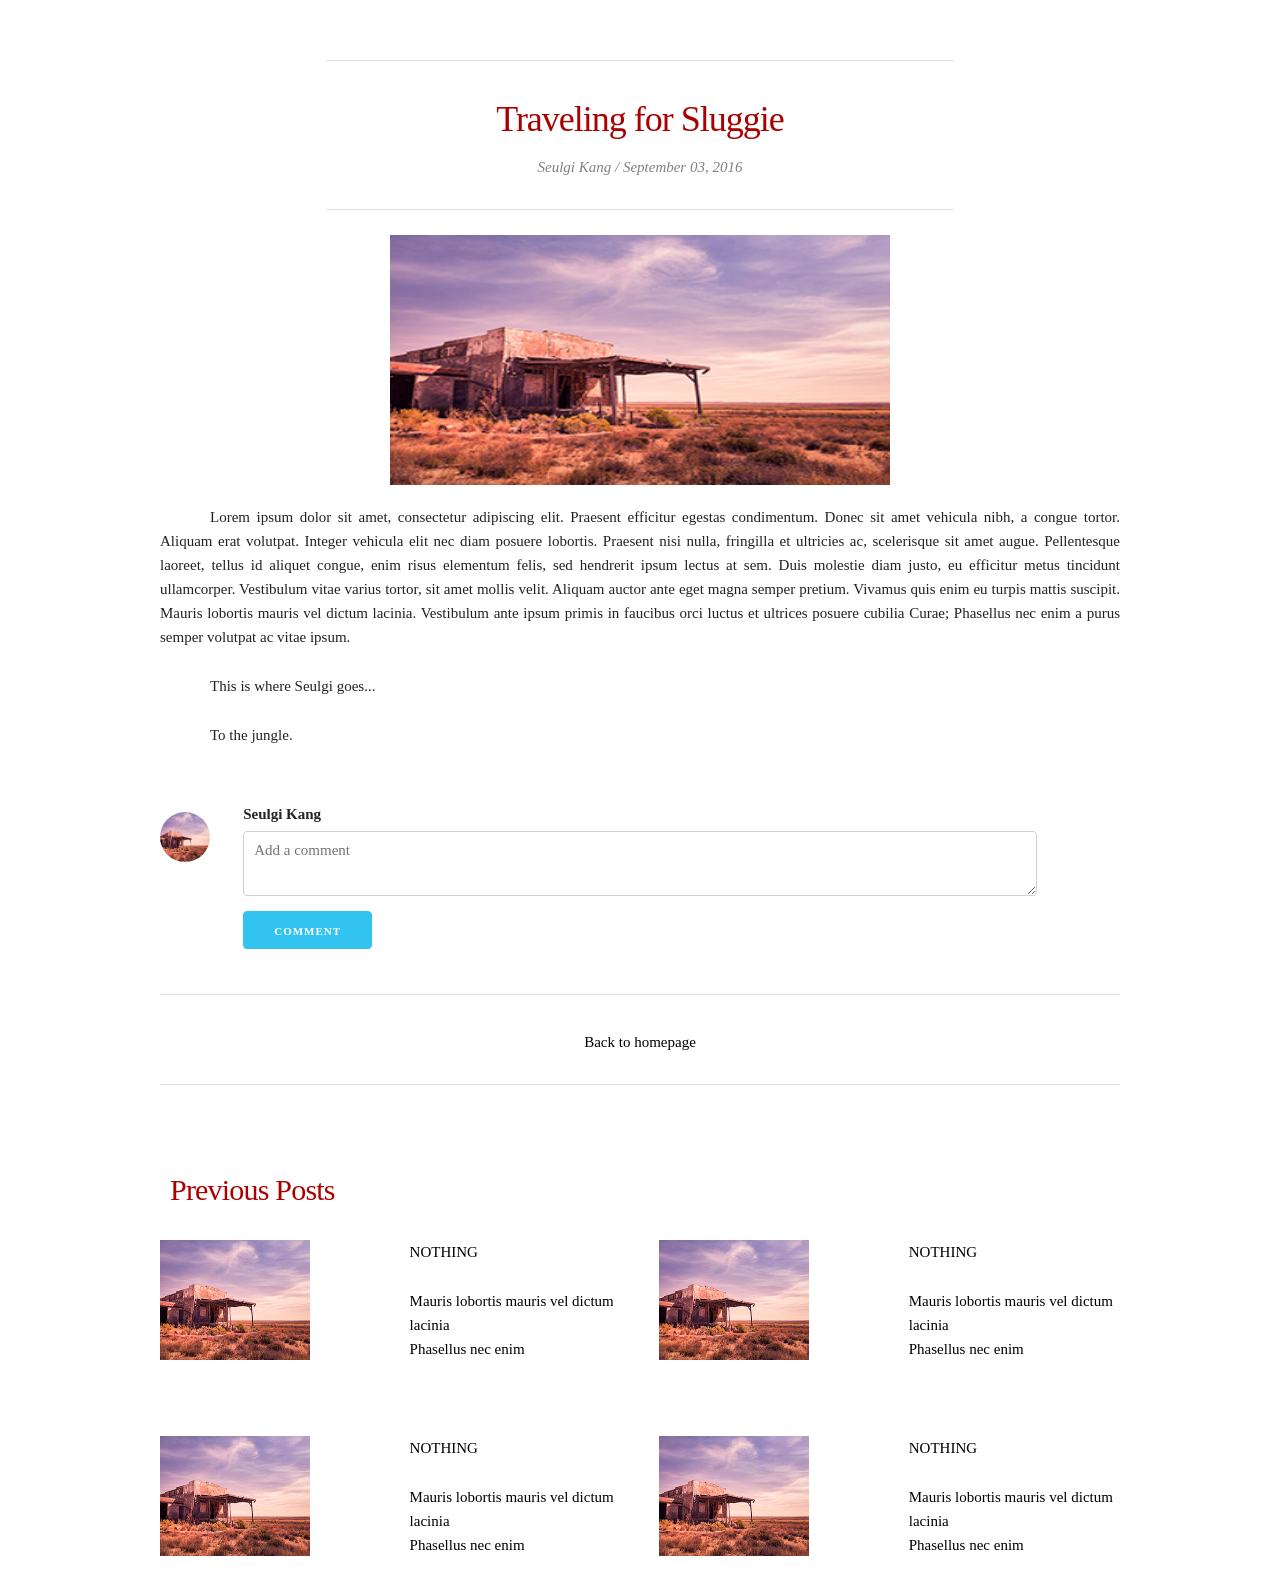
<file: travels.html>
<html>
<head>
	<title>Red Velvet | The Red Summer</title>
	<link rel="icon" type="image/png" href="images/favicon-32x32.png">
	<link rel="stylesheet" type="text/css" href="css/normalize.css">
	<link rel="stylesheet" type="text/css" href="css/skeleton.css">
	<link rel="stylesheet" type="text/css" href="css/custom.css">

	<style type="text/css">
		.text-blog {
			margin-top: 20px;
		}
	</style>
</head>

<body>

	<div class="container title-blog">
		<div class="row">
			<div class="eight columns offset-by-two"><hr>	
				<h3 class="head-title">Traveling for Sluggie</h3>
				<p class="date"><i>Seulgi Kang / September 03, 2016 </i></p><hr>
			</div>
		</div>
	</div>
	<div class="container">
			<center>
				<img src="images/news.jpg" width="500" height="250" id="image-blog"></center>
		</div>
	</div>
	<div class="container text-blog">
		<p>Lorem ipsum dolor sit amet, consectetur adipiscing elit. Praesent efficitur egestas condimentum. Donec sit amet vehicula nibh, a congue 
				tortor. Aliquam erat volutpat. Integer vehicula elit nec diam posuere lobortis. Praesent nisi nulla, fringilla et ultricies ac, scelerisque sit 
				amet augue. Pellentesque laoreet, tellus id aliquet congue, enim risus elementum felis, sed hendrerit ipsum lectus at sem. Duis molestie 
				diam justo, eu efficitur metus tincidunt ullamcorper. Vestibulum vitae varius tortor, sit amet mollis velit. Aliquam auctor ante eget magna 
				semper pretium. Vivamus quis enim eu turpis mattis suscipit. Mauris lobortis mauris vel dictum lacinia. Vestibulum ante ipsum primis in 
				faucibus orci luctus et ultrices posuere cubilia Curae; Phasellus nec enim a purus semper volutpat ac vitae ipsum.</br></p>

				<p>This is where Seulgi goes...</p>

		<p>To the jungle.</p>
	</div>
	
	<div class="container comment">
		<div class="row">
			<div class="one column">
				<img src="images/news.jpg" width="50" height="50" id="image-comment">
				</div>
				<div class="ten columns">
				<label for="exampleMessage">Seulgi Kang</label>
				<textarea class="u-full-width" placeholder="Add a comment" name="comment-travels" id="exampleMessage"></textarea>
				<input class="button-primary" type="submit" value="COMMENT">
			</div>
			</div>
		</div>
	</div>
	
<div class="container">
				<hr>
					<center><h6><a href="index.html" id="homepage">Back to homepage</a></h6></center>
				<hr>
			</div>
	
	<div class="container prev">
		<h4>Previous Posts</h4>
	</div>
	
	<div class="container">
		<div class="row">
		
			<div class="three columns"><img src="images/news.jpg" id="hey"></div>
			<div class="three columns"><a href="#" id="prev-title"><p>NOTHING</p>
								<p>Mauris lobortis mauris vel dictum lacinia</br>
								Phasellus nec enim</p></a>
								</div>
			<div class="three columns"><img src="images/news.jpg" id="hey"></div>
			<div class="three columns"><a href="#" id="prev-title"><p>NOTHING</p>
								<p>Mauris lobortis mauris vel dictum lacinia</br>
								Phasellus nec enim</p></a>
								</div>
			
			
		</div>
	</div>

	<div class="container second">
		<div class="row">
		
			<div class="three columns"><img src="images/news.jpg" id="hey"></div>
			<div class="three columns"><a href="#" id="prev-title"><p>NOTHING</p>
								<p>Mauris lobortis mauris vel dictum lacinia</br>
								Phasellus nec enim</p></a>
				</div>
			<div class="three columns"><img src="images/news.jpg" id="hey"></div>
			<div class="three columns"><a href="#" id="prev-title"><p>NOTHING</p>
								<p>Mauris lobortis mauris vel dictum lacinia</br>
								Phasellus nec enim</p></a>
			</div>
			
			
		</div>
	</div>
</body>
</html>
</file>
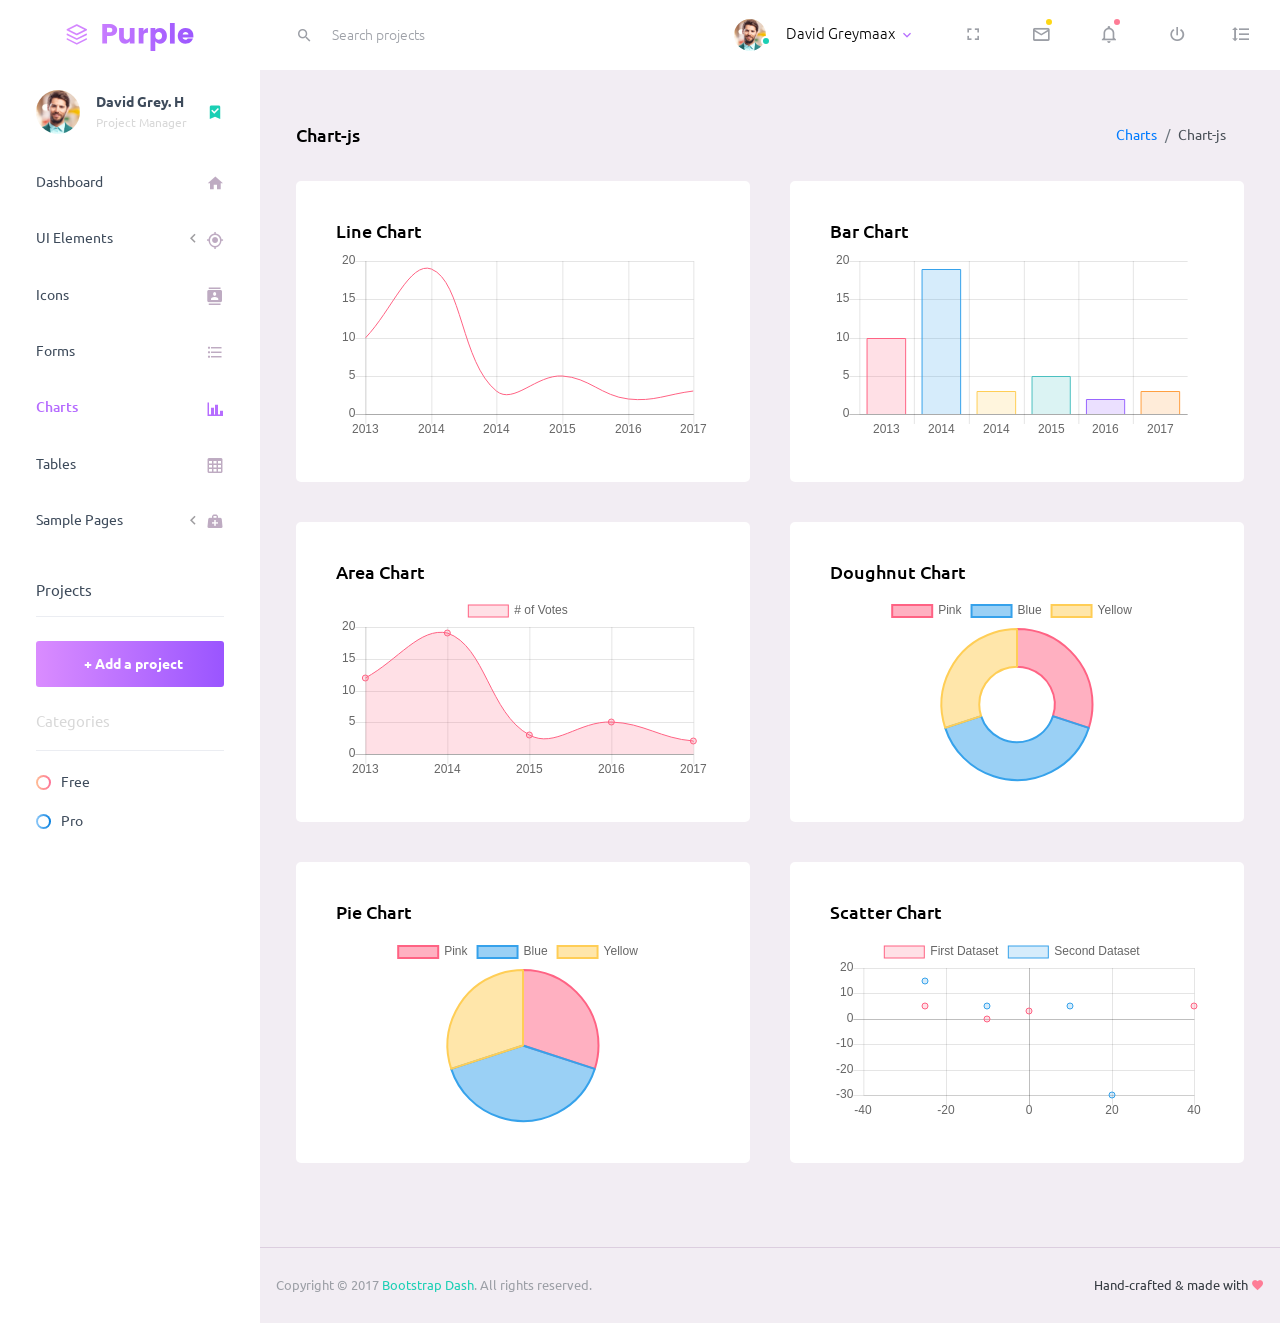
<file: PurpleAdmin/pages/charts/chartjs.html>
<!DOCTYPE html>
<html lang="en">

<head>
  <!-- Required meta tags -->
  <meta charset="utf-8">
  <meta name="viewport" content="width=device-width, initial-scale=1, shrink-to-fit=no">
  <title>Purple Admin</title>
  <!-- plugins:css -->
  <link rel="stylesheet" href="../../vendors/iconfonts/mdi/css/materialdesignicons.min.css">
  <link rel="stylesheet" href="../../vendors/css/vendor.bundle.base.css">
  <!-- endinject -->
  <!-- inject:css -->
  <link rel="stylesheet" href="../../css/style.css">
  <!-- endinject -->
  <link rel="shortcut icon" href="../../images/favicon.png" />
</head>

<body>
  <div class="container-scroller">
    <!-- partial:../../partials/_navbar.html -->
    
    <nav class="navbar default-layout-navbar col-lg-12 col-12 p-0 fixed-top d-flex flex-row">
      <div class="text-center navbar-brand-wrapper d-flex align-items-center justify-content-center">
        <a class="navbar-brand brand-logo" href="../../index.html"><img src="../../images/logo.svg" alt="logo"/></a>
        <a class="navbar-brand brand-logo-mini" href="../../index.html"><img src="../../images/logo-mini.svg" alt="logo"/></a>
      </div>
      <div class="navbar-menu-wrapper d-flex align-items-stretch">
        <div class="search-field d-none d-md-block">
          <form class="d-flex align-items-center h-100" action="#">
            <div class="input-group">
              <div class="input-group-prepend bg-transparent">
                  <i class="input-group-text border-0 mdi mdi-magnify"></i>                
              </div>
              <input type="text" class="form-control bg-transparent border-0" placeholder="Search projects">
            </div>
          </form>
        </div>
        <ul class="navbar-nav navbar-nav-right">
          <li class="nav-item nav-profile dropdown">
            <a class="nav-link dropdown-toggle" id="profileDropdown" href="#" data-toggle="dropdown" aria-expanded="false">
              <div class="nav-profile-img">
                <img src="../../images/faces/face1.jpg" alt="image">
                <span class="availability-status online"></span>             
              </div>
              <div class="nav-profile-text">
                <p class="mb-1 text-black">David Greymaax</p>
              </div>
            </a>
            <div class="dropdown-menu navbar-dropdown" aria-labelledby="profileDropdown">
              <a class="dropdown-item" href="#">
                <i class="mdi mdi-cached mr-2 text-success"></i>
                Activity Log
              </a>
              <div class="dropdown-divider"></div>
              <a class="dropdown-item" href="#">
                <i class="mdi mdi-logout mr-2 text-primary"></i>
                Signout
              </a>
            </div>
          </li>
          <li class="nav-item d-none d-lg-block full-screen-link">
            <a class="nav-link">
              <i class="mdi mdi-fullscreen" id="fullscreen-button"></i>
            </a>
          </li>
          <li class="nav-item dropdown">
            <a class="nav-link count-indicator dropdown-toggle" id="messageDropdown" href="#" data-toggle="dropdown" aria-expanded="false">
              <i class="mdi mdi-email-outline"></i>
              <span class="count-symbol bg-warning"></span>
            </a>
            <div class="dropdown-menu dropdown-menu-right navbar-dropdown preview-list" aria-labelledby="messageDropdown">
              <h6 class="p-3 mb-0">Messages</h6>
              <div class="dropdown-divider"></div>
              <a class="dropdown-item preview-item">
                <div class="preview-thumbnail">
                    <img src="../../images/faces/face4.jpg" alt="image" class="profile-pic">
                </div>
                <div class="preview-item-content d-flex align-items-start flex-column justify-content-center">
                  <h6 class="preview-subject ellipsis mb-1 font-weight-normal">Mark send you a message</h6>
                  <p class="text-gray mb-0">
                    1 Minutes ago
                  </p>
                </div>
              </a>
              <div class="dropdown-divider"></div>
              <a class="dropdown-item preview-item">
                <div class="preview-thumbnail">
                    <img src="../../images/faces/face2.jpg" alt="image" class="profile-pic">
                </div>
                <div class="preview-item-content d-flex align-items-start flex-column justify-content-center">
                  <h6 class="preview-subject ellipsis mb-1 font-weight-normal">Cregh send you a message</h6>
                  <p class="text-gray mb-0">
                    15 Minutes ago
                  </p>
                </div>
              </a>
              <div class="dropdown-divider"></div>
              <a class="dropdown-item preview-item">
                <div class="preview-thumbnail">
                    <img src="../../images/faces/face3.jpg" alt="image" class="profile-pic">
                </div>
                <div class="preview-item-content d-flex align-items-start flex-column justify-content-center">
                  <h6 class="preview-subject ellipsis mb-1 font-weight-normal">Profile picture updated</h6>
                  <p class="text-gray mb-0">
                    18 Minutes ago
                  </p>
                </div>
              </a>
              <div class="dropdown-divider"></div>
              <h6 class="p-3 mb-0 text-center">4 new messages</h6>
            </div>
          </li>
          <li class="nav-item dropdown">
            <a class="nav-link count-indicator dropdown-toggle" id="notificationDropdown" href="#" data-toggle="dropdown">
              <i class="mdi mdi-bell-outline"></i>
              <span class="count-symbol bg-danger"></span>
            </a>
            <div class="dropdown-menu dropdown-menu-right navbar-dropdown preview-list" aria-labelledby="notificationDropdown">
              <h6 class="p-3 mb-0">Notifications</h6>
              <div class="dropdown-divider"></div>
              <a class="dropdown-item preview-item">
                <div class="preview-thumbnail">
                  <div class="preview-icon bg-success">
                    <i class="mdi mdi-calendar"></i>
                  </div>
                </div>
                <div class="preview-item-content d-flex align-items-start flex-column justify-content-center">
                  <h6 class="preview-subject font-weight-normal mb-1">Event today</h6>
                  <p class="text-gray ellipsis mb-0">
                    Just a reminder that you have an event today
                  </p>
                </div>
              </a>
              <div class="dropdown-divider"></div>
              <a class="dropdown-item preview-item">
                <div class="preview-thumbnail">
                  <div class="preview-icon bg-warning">
                    <i class="mdi mdi-settings"></i>
                  </div>
                </div>
                <div class="preview-item-content d-flex align-items-start flex-column justify-content-center">
                  <h6 class="preview-subject font-weight-normal mb-1">Settings</h6>
                  <p class="text-gray ellipsis mb-0">
                    Update dashboard
                  </p>
                </div>
              </a>
              <div class="dropdown-divider"></div>
              <a class="dropdown-item preview-item">
                <div class="preview-thumbnail">
                  <div class="preview-icon bg-info">
                    <i class="mdi mdi-link-variant"></i>
                  </div>
                </div>
                <div class="preview-item-content d-flex align-items-start flex-column justify-content-center">
                  <h6 class="preview-subject font-weight-normal mb-1">Launch Admin</h6>
                  <p class="text-gray ellipsis mb-0">
                    New admin wow!
                  </p>
                </div>
              </a>
              <div class="dropdown-divider"></div>
              <h6 class="p-3 mb-0 text-center">See all notifications</h6>
            </div>
          </li>
          <li class="nav-item nav-logout d-none d-lg-block">
            <a class="nav-link" href="#">
              <i class="mdi mdi-power"></i>
            </a>
          </li>
          <li class="nav-item nav-settings d-none d-lg-block">
            <a class="nav-link" href="#">
              <i class="mdi mdi-format-line-spacing"></i>
            </a>
          </li>
        </ul>
        <button class="navbar-toggler navbar-toggler-right d-lg-none align-self-center" type="button" data-toggle="offcanvas">
          <span class="mdi mdi-menu"></span>
        </button>
      </div>
    </nav>
    
    <!-- partial -->
    <div class="container-fluid page-body-wrapper">
      <!-- partial:../../partials/_sidebar.html -->
      <nav class="sidebar sidebar-offcanvas" id="sidebar">
        <ul class="nav">
          <li class="nav-item nav-profile">
            <a href="#" class="nav-link">
              <div class="nav-profile-image">
                <img src="../../images/faces/face1.jpg" alt="profile">
                <span class="login-status online"></span> <!--change to offline or busy as needed-->              
              </div>
              <div class="nav-profile-text d-flex flex-column">
                <span class="font-weight-bold mb-2">David Grey. H</span>
                <span class="text-secondary text-small">Project Manager</span>
              </div>
              <i class="mdi mdi-bookmark-check text-success nav-profile-badge"></i>
            </a>
          </li>
          <li class="nav-item">
            <a class="nav-link" href="../../index.html">
              <span class="menu-title">Dashboard</span>
              <i class="mdi mdi-home menu-icon"></i>
            </a>
          </li>
          <li class="nav-item">
            <a class="nav-link" data-toggle="collapse" href="#ui-basic" aria-expanded="false" aria-controls="ui-basic">
              <span class="menu-title">UI Elements</span>
              <i class="menu-arrow"></i>
              <i class="mdi mdi-crosshairs-gps menu-icon"></i>
            </a>
            <div class="collapse" id="ui-basic">
              <ul class="nav flex-column sub-menu">
                <li class="nav-item"> <a class="nav-link" href="../../pages/ui-features/buttons.html">Buttons</a></li>
                <li class="nav-item"> <a class="nav-link" href="../../pages/ui-features/typography.html">Typography</a></li>
              </ul>
            </div>
          </li>
          <li class="nav-item">
            <a class="nav-link" href="../../pages/icons/mdi.html">
              <span class="menu-title">Icons</span>
              <i class="mdi mdi-contacts menu-icon"></i>
            </a>
          </li>
          <li class="nav-item">
            <a class="nav-link" href="../../pages/forms/basic_elements.html">
              <span class="menu-title">Forms</span>
              <i class="mdi mdi-format-list-bulleted menu-icon"></i>
            </a>
          </li>
          <li class="nav-item">
            <a class="nav-link" href="../../pages/charts/chartjs.html">
              <span class="menu-title">Charts</span>
              <i class="mdi mdi-chart-bar menu-icon"></i>
            </a>
          </li>
          <li class="nav-item">
            <a class="nav-link" href="../../pages/tables/basic-table.html">
              <span class="menu-title">Tables</span>
              <i class="mdi mdi-table-large menu-icon"></i>
            </a>
          </li>
          <li class="nav-item">
            <a class="nav-link" data-toggle="collapse" href="#general-pages" aria-expanded="false" aria-controls="general-pages">
              <span class="menu-title">Sample Pages</span>
              <i class="menu-arrow"></i>
              <i class="mdi mdi-medical-bag menu-icon"></i>
            </a>
            <div class="collapse" id="general-pages">
              <ul class="nav flex-column sub-menu">
                <li class="nav-item"> <a class="nav-link" href="../../pages/samples/blank-page.html"> Blank Page </a></li>
                <li class="nav-item"> <a class="nav-link" href="../../pages/samples/login.html"> Login </a></li>
                <li class="nav-item"> <a class="nav-link" href="../../pages/samples/register.html"> Register </a></li>
                <li class="nav-item"> <a class="nav-link" href="../../pages/samples/error-404.html"> 404 </a></li>
                <li class="nav-item"> <a class="nav-link" href="../../pages/samples/error-500.html"> 500 </a></li>
              </ul>
              </div>
          </li>
          <li class="nav-item sidebar-actions">
            <span class="nav-link">
              <div class="border-bottom">
                <h6 class="font-weight-normal mb-3">Projects</h6>                
              </div>
              <button class="btn btn-block btn-lg btn-gradient-primary mt-4">+ Add a project</button>
              <div class="mt-4">
                <div class="border-bottom">
                  <p class="text-secondary">Categories</p>                  
                </div>
                <ul class="gradient-bullet-list mt-4">
                  <li>Free</li>
                  <li>Pro</li>
                </ul>
              </div>
            </span>
          </li>
        </ul>
      </nav>
      <!-- partial -->
      <div class="main-panel">
        <div class="content-wrapper">
          <div class="page-header">
            <h3 class="page-title">
              Chart-js
            </h3>
            <nav aria-label="breadcrumb">
              <ol class="breadcrumb">
                <li class="breadcrumb-item"><a href="#">Charts</a></li>
                <li class="breadcrumb-item active" aria-current="page">Chart-js</li>
              </ol>
            </nav>
          </div>
          <div class="row">
            <div class="col-lg-6 grid-margin stretch-card">
              <div class="card">
                <div class="card-body">
                  <h4 class="card-title">Line chart</h4>
                  <canvas id="lineChart" style="height:250px"></canvas>
                </div>
              </div>
            </div>
            <div class="col-lg-6 grid-margin stretch-card">
              <div class="card">
                <div class="card-body">
                  <h4 class="card-title">Bar chart</h4>
                  <canvas id="barChart" style="height:230px"></canvas>
                </div>
              </div>
            </div>
          </div>
          <div class="row">
            <div class="col-lg-6 grid-margin stretch-card">
              <div class="card">
                <div class="card-body">
                  <h4 class="card-title">Area chart</h4>
                  <canvas id="areaChart" style="height:250px"></canvas>
                </div>
              </div>
            </div>
            <div class="col-lg-6 grid-margin stretch-card">
              <div class="card">
                <div class="card-body">
                  <h4 class="card-title">Doughnut chart</h4>
                  <canvas id="doughnutChart" style="height:250px"></canvas>
                </div>
              </div>
            </div>
          </div>
          <div class="row">
            <div class="col-lg-6 grid-margin stretch-card">
              <div class="card">
                <div class="card-body">
                  <h4 class="card-title">Pie chart</h4>
                  <canvas id="pieChart" style="height:250px"></canvas>
                </div>
              </div>
            </div>
            <div class="col-lg-6 grid-margin stretch-card">
              <div class="card">
                <div class="card-body">
                  <h4 class="card-title">Scatter chart</h4>
                  <canvas id="scatterChart" style="height:250px"></canvas>
                </div>
              </div>
            </div>
          </div>
        </div>
        <!-- content-wrapper ends -->
        <!-- partial:../../partials/_footer.html -->
        <footer class="footer">
          <div class="d-sm-flex justify-content-center justify-content-sm-between">
            <span class="text-muted text-center text-sm-left d-block d-sm-inline-block">Copyright © 2017 <a href="https://www.bootstrapdash.com/" target="_blank">Bootstrap Dash</a>. All rights reserved.</span>
            <span class="float-none float-sm-right d-block mt-1 mt-sm-0 text-center">Hand-crafted & made with <i class="mdi mdi-heart text-danger"></i></span>
          </div>
        </footer>
        <!-- partial -->
      </div>
      <!-- main-panel ends -->
    </div>
    <!-- page-body-wrapper ends -->
  </div>
  <!-- container-scroller -->
  <!-- plugins:js -->
  <script src="../../vendors/js/vendor.bundle.base.js"></script>
  <script src="../../vendors/js/vendor.bundle.addons.js"></script>
  <!-- endinject -->
  <!-- inject:js -->
  <script src="../../js/off-canvas.js"></script>
  <script src="../../js/misc.js"></script>
  <!-- endinject -->
  <!-- Custom js for this page-->
  <script src="../../js/chart.js"></script>
  <!-- End custom js for this page-->
</body>

</html>
</file>
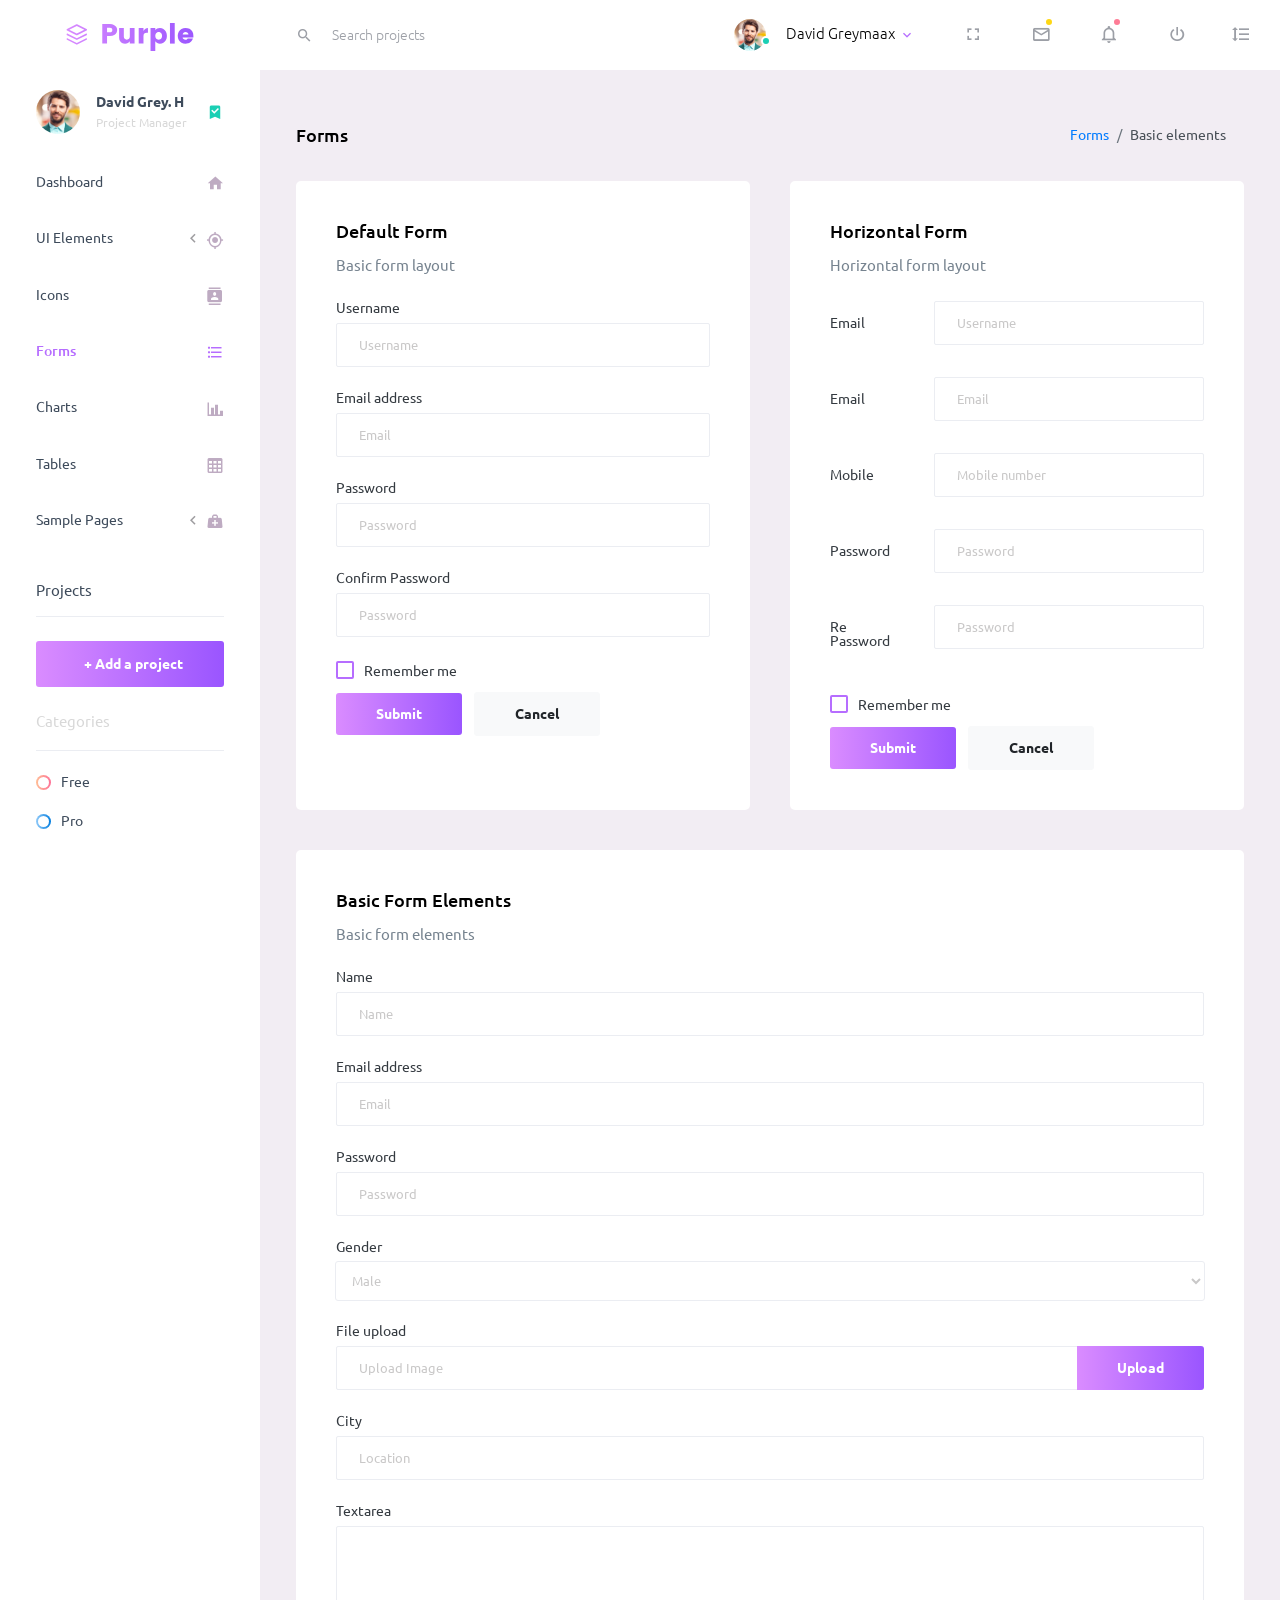
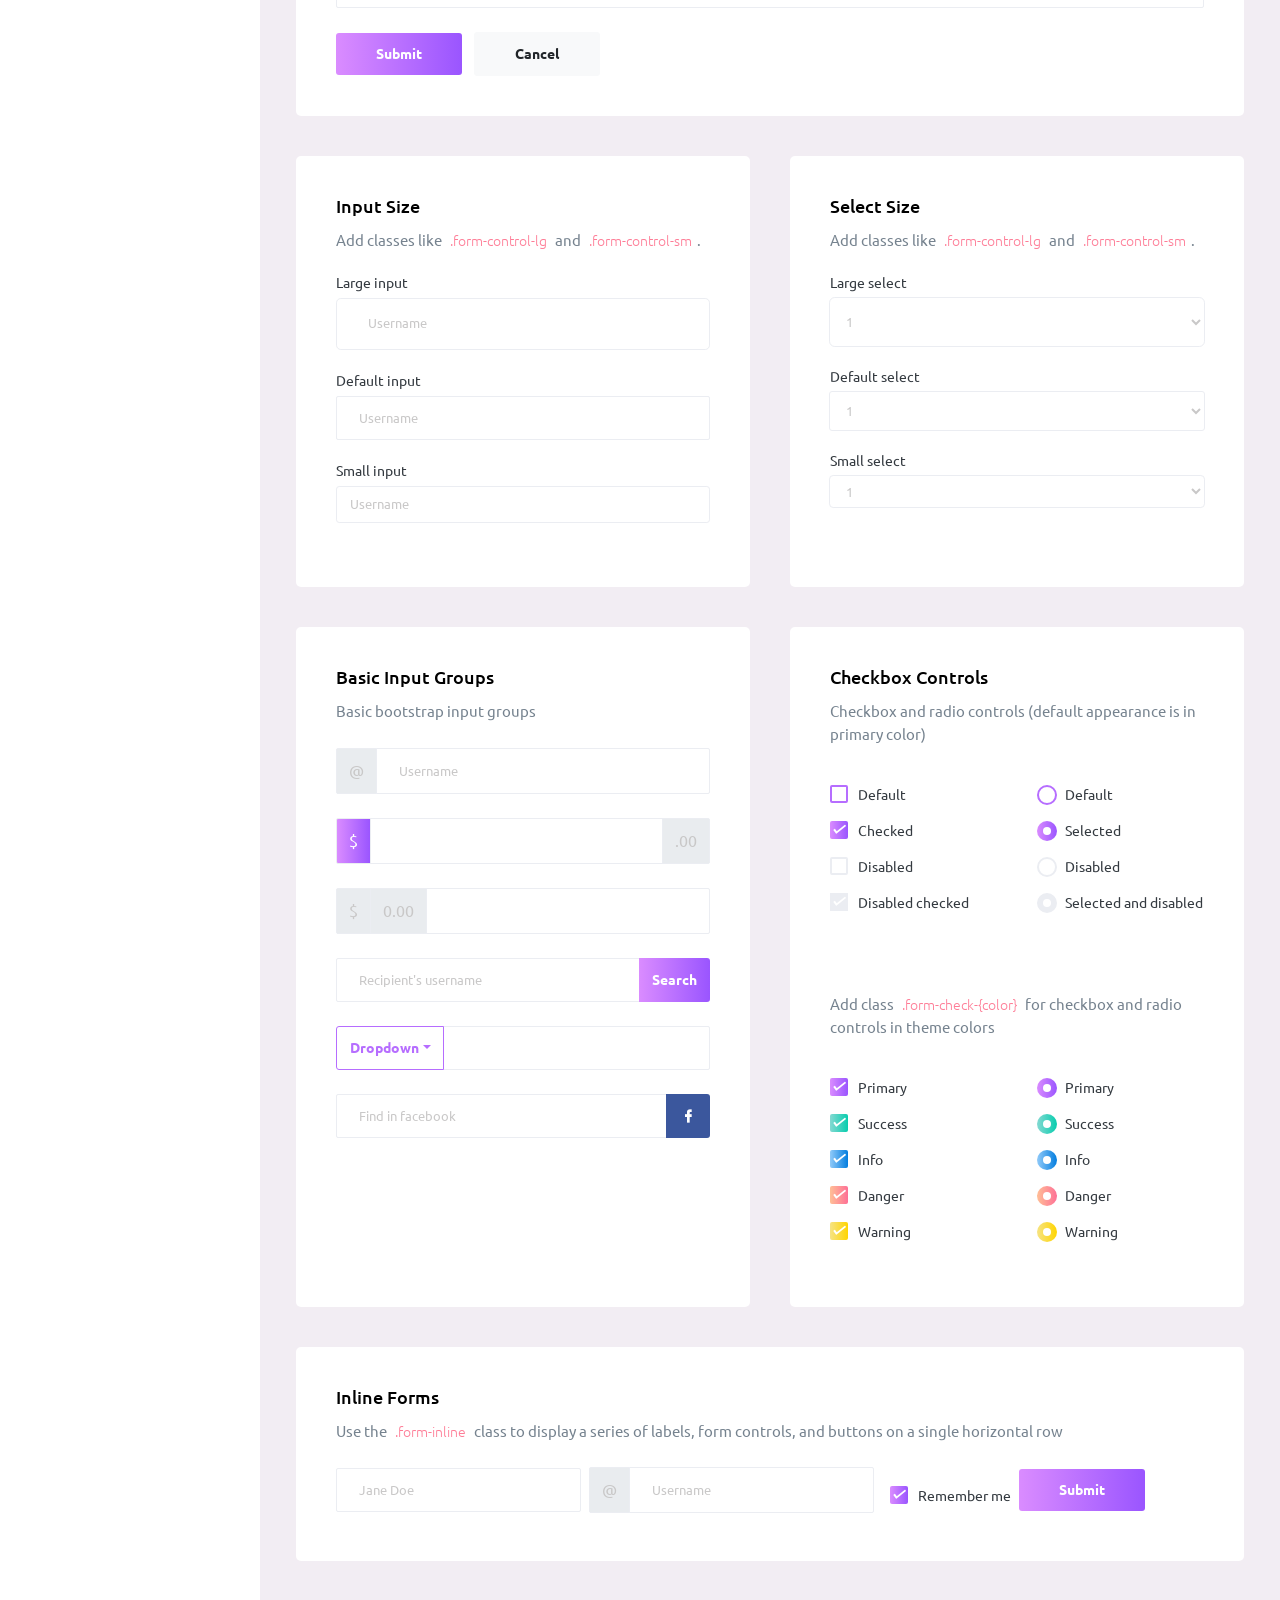
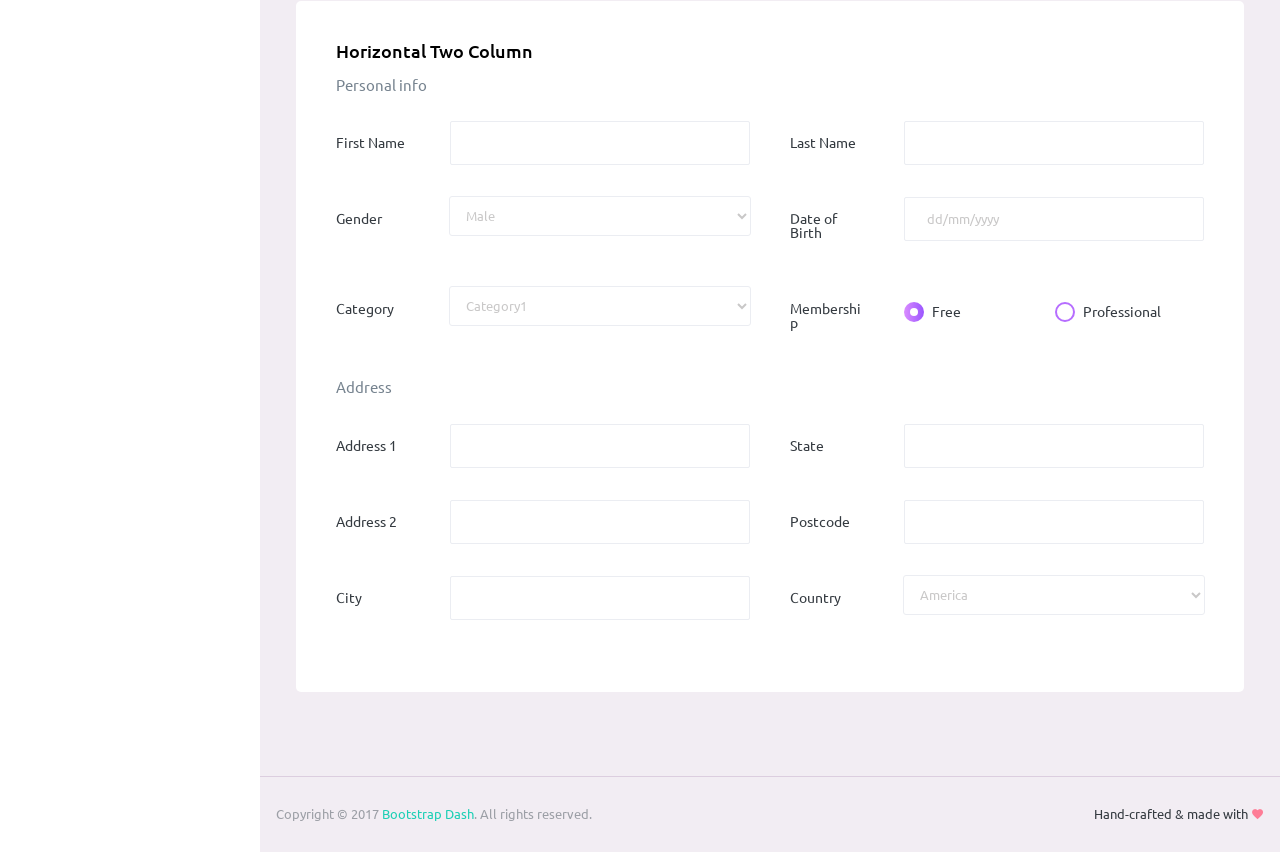
<file: PurpleAdmin/pages/forms/basic_elements.html>
<!DOCTYPE html>
<html lang="en">

<head>
  <!-- Required meta tags -->
  <meta charset="utf-8">
  <meta name="viewport" content="width=device-width, initial-scale=1, shrink-to-fit=no">
  <title>Purple Admin</title>
  <!-- plugins:css -->
  <link rel="stylesheet" href="../../vendors/iconfonts/mdi/css/materialdesignicons.min.css">
  <link rel="stylesheet" href="../../vendors/css/vendor.bundle.base.css">
  <!-- endinject -->
  <!-- inject:css -->
  <link rel="stylesheet" href="../../css/style.css">
  <!-- endinject -->
  <link rel="shortcut icon" href="../../images/favicon.png" />
</head>

<body>
  <div class="container-scroller">
    <!-- partial:../../partials/_navbar.html -->
    <nav class="navbar default-layout-navbar col-lg-12 col-12 p-0 fixed-top d-flex flex-row">
      <div class="text-center navbar-brand-wrapper d-flex align-items-center justify-content-center">
        <a class="navbar-brand brand-logo" href="../../index.html"><img src="../../images/logo.svg" alt="logo"/></a>
        <a class="navbar-brand brand-logo-mini" href="../../index.html"><img src="../../images/logo-mini.svg" alt="logo"/></a>
      </div>
      <div class="navbar-menu-wrapper d-flex align-items-stretch">
        <div class="search-field d-none d-md-block">
          <form class="d-flex align-items-center h-100" action="#">
            <div class="input-group">
              <div class="input-group-prepend bg-transparent">
                  <i class="input-group-text border-0 mdi mdi-magnify"></i>                
              </div>
              <input type="text" class="form-control bg-transparent border-0" placeholder="Search projects">
            </div>
          </form>
        </div>
        <ul class="navbar-nav navbar-nav-right">
          <li class="nav-item nav-profile dropdown">
            <a class="nav-link dropdown-toggle" id="profileDropdown" href="#" data-toggle="dropdown" aria-expanded="false">
              <div class="nav-profile-img">
                <img src="../../images/faces/face1.jpg" alt="image">
                <span class="availability-status online"></span>             
              </div>
              <div class="nav-profile-text">
                <p class="mb-1 text-black">David Greymaax</p>
              </div>
            </a>
            <div class="dropdown-menu navbar-dropdown" aria-labelledby="profileDropdown">
              <a class="dropdown-item" href="#">
                <i class="mdi mdi-cached mr-2 text-success"></i>
                Activity Log
              </a>
              <div class="dropdown-divider"></div>
              <a class="dropdown-item" href="#">
                <i class="mdi mdi-logout mr-2 text-primary"></i>
                Signout
              </a>
            </div>
          </li>
          <li class="nav-item d-none d-lg-block full-screen-link">
            <a class="nav-link">
              <i class="mdi mdi-fullscreen" id="fullscreen-button"></i>
            </a>
          </li>
          <li class="nav-item dropdown">
            <a class="nav-link count-indicator dropdown-toggle" id="messageDropdown" href="#" data-toggle="dropdown" aria-expanded="false">
              <i class="mdi mdi-email-outline"></i>
              <span class="count-symbol bg-warning"></span>
            </a>
            <div class="dropdown-menu dropdown-menu-right navbar-dropdown preview-list" aria-labelledby="messageDropdown">
              <h6 class="p-3 mb-0">Messages</h6>
              <div class="dropdown-divider"></div>
              <a class="dropdown-item preview-item">
                <div class="preview-thumbnail">
                    <img src="../../images/faces/face4.jpg" alt="image" class="profile-pic">
                </div>
                <div class="preview-item-content d-flex align-items-start flex-column justify-content-center">
                  <h6 class="preview-subject ellipsis mb-1 font-weight-normal">Mark send you a message</h6>
                  <p class="text-gray mb-0">
                    1 Minutes ago
                  </p>
                </div>
              </a>
              <div class="dropdown-divider"></div>
              <a class="dropdown-item preview-item">
                <div class="preview-thumbnail">
                    <img src="../../images/faces/face2.jpg" alt="image" class="profile-pic">
                </div>
                <div class="preview-item-content d-flex align-items-start flex-column justify-content-center">
                  <h6 class="preview-subject ellipsis mb-1 font-weight-normal">Cregh send you a message</h6>
                  <p class="text-gray mb-0">
                    15 Minutes ago
                  </p>
                </div>
              </a>
              <div class="dropdown-divider"></div>
              <a class="dropdown-item preview-item">
                <div class="preview-thumbnail">
                    <img src="../../images/faces/face3.jpg" alt="image" class="profile-pic">
                </div>
                <div class="preview-item-content d-flex align-items-start flex-column justify-content-center">
                  <h6 class="preview-subject ellipsis mb-1 font-weight-normal">Profile picture updated</h6>
                  <p class="text-gray mb-0">
                    18 Minutes ago
                  </p>
                </div>
              </a>
              <div class="dropdown-divider"></div>
              <h6 class="p-3 mb-0 text-center">4 new messages</h6>
            </div>
          </li>
          <li class="nav-item dropdown">
            <a class="nav-link count-indicator dropdown-toggle" id="notificationDropdown" href="#" data-toggle="dropdown">
              <i class="mdi mdi-bell-outline"></i>
              <span class="count-symbol bg-danger"></span>
            </a>
            <div class="dropdown-menu dropdown-menu-right navbar-dropdown preview-list" aria-labelledby="notificationDropdown">
              <h6 class="p-3 mb-0">Notifications</h6>
              <div class="dropdown-divider"></div>
              <a class="dropdown-item preview-item">
                <div class="preview-thumbnail">
                  <div class="preview-icon bg-success">
                    <i class="mdi mdi-calendar"></i>
                  </div>
                </div>
                <div class="preview-item-content d-flex align-items-start flex-column justify-content-center">
                  <h6 class="preview-subject font-weight-normal mb-1">Event today</h6>
                  <p class="text-gray ellipsis mb-0">
                    Just a reminder that you have an event today
                  </p>
                </div>
              </a>
              <div class="dropdown-divider"></div>
              <a class="dropdown-item preview-item">
                <div class="preview-thumbnail">
                  <div class="preview-icon bg-warning">
                    <i class="mdi mdi-settings"></i>
                  </div>
                </div>
                <div class="preview-item-content d-flex align-items-start flex-column justify-content-center">
                  <h6 class="preview-subject font-weight-normal mb-1">Settings</h6>
                  <p class="text-gray ellipsis mb-0">
                    Update dashboard
                  </p>
                </div>
              </a>
              <div class="dropdown-divider"></div>
              <a class="dropdown-item preview-item">
                <div class="preview-thumbnail">
                  <div class="preview-icon bg-info">
                    <i class="mdi mdi-link-variant"></i>
                  </div>
                </div>
                <div class="preview-item-content d-flex align-items-start flex-column justify-content-center">
                  <h6 class="preview-subject font-weight-normal mb-1">Launch Admin</h6>
                  <p class="text-gray ellipsis mb-0">
                    New admin wow!
                  </p>
                </div>
              </a>
              <div class="dropdown-divider"></div>
              <h6 class="p-3 mb-0 text-center">See all notifications</h6>
            </div>
          </li>
          <li class="nav-item nav-logout d-none d-lg-block">
            <a class="nav-link" href="#">
              <i class="mdi mdi-power"></i>
            </a>
          </li>
          <li class="nav-item nav-settings d-none d-lg-block">
            <a class="nav-link" href="#">
              <i class="mdi mdi-format-line-spacing"></i>
            </a>
          </li>
        </ul>
        <button class="navbar-toggler navbar-toggler-right d-lg-none align-self-center" type="button" data-toggle="offcanvas">
          <span class="mdi mdi-menu"></span>
        </button>
      </div>
    </nav>
    <!-- partial -->
    <div class="container-fluid page-body-wrapper">
      <!-- partial:../../partials/_sidebar.html -->
      <nav class="sidebar sidebar-offcanvas" id="sidebar">
        <ul class="nav">
          <li class="nav-item nav-profile">
            <a href="#" class="nav-link">
              <div class="nav-profile-image">
                <img src="../../images/faces/face1.jpg" alt="profile">
                <span class="login-status online"></span> <!--change to offline or busy as needed-->              
              </div>
              <div class="nav-profile-text d-flex flex-column">
                <span class="font-weight-bold mb-2">David Grey. H</span>
                <span class="text-secondary text-small">Project Manager</span>
              </div>
              <i class="mdi mdi-bookmark-check text-success nav-profile-badge"></i>
            </a>
          </li>
          <li class="nav-item">
            <a class="nav-link" href="../../index.html">
              <span class="menu-title">Dashboard</span>
              <i class="mdi mdi-home menu-icon"></i>
            </a>
          </li>
          <li class="nav-item">
            <a class="nav-link" data-toggle="collapse" href="#ui-basic" aria-expanded="false" aria-controls="ui-basic">
              <span class="menu-title">UI Elements</span>
              <i class="menu-arrow"></i>
              <i class="mdi mdi-crosshairs-gps menu-icon"></i>
            </a>
            <div class="collapse" id="ui-basic">
              <ul class="nav flex-column sub-menu">
                <li class="nav-item"> <a class="nav-link" href="../../pages/ui-features/buttons.html">Buttons</a></li>
                <li class="nav-item"> <a class="nav-link" href="../../pages/ui-features/typography.html">Typography</a></li>
              </ul>
            </div>
          </li>
          <li class="nav-item">
            <a class="nav-link" href="../../pages/icons/mdi.html">
              <span class="menu-title">Icons</span>
              <i class="mdi mdi-contacts menu-icon"></i>
            </a>
          </li>
          <li class="nav-item">
            <a class="nav-link" href="../../pages/forms/basic_elements.html">
              <span class="menu-title">Forms</span>
              <i class="mdi mdi-format-list-bulleted menu-icon"></i>
            </a>
          </li>
          <li class="nav-item">
            <a class="nav-link" href="../../pages/charts/chartjs.html">
              <span class="menu-title">Charts</span>
              <i class="mdi mdi-chart-bar menu-icon"></i>
            </a>
          </li>
          <li class="nav-item">
            <a class="nav-link" href="../../pages/tables/basic-table.html">
              <span class="menu-title">Tables</span>
              <i class="mdi mdi-table-large menu-icon"></i>
            </a>
          </li>
          <li class="nav-item">
            <a class="nav-link" data-toggle="collapse" href="#general-pages" aria-expanded="false" aria-controls="general-pages">
              <span class="menu-title">Sample Pages</span>
              <i class="menu-arrow"></i>
              <i class="mdi mdi-medical-bag menu-icon"></i>
            </a>
            <div class="collapse" id="general-pages">
              <ul class="nav flex-column sub-menu">
                <li class="nav-item"> <a class="nav-link" href="../../pages/samples/blank-page.html"> Blank Page </a></li>
                <li class="nav-item"> <a class="nav-link" href="../../pages/samples/login.html"> Login </a></li>
                <li class="nav-item"> <a class="nav-link" href="../../pages/samples/register.html"> Register </a></li>
                <li class="nav-item"> <a class="nav-link" href="../../pages/samples/error-404.html"> 404 </a></li>
                <li class="nav-item"> <a class="nav-link" href="../../pages/samples/error-500.html"> 500 </a></li>
              </ul>
              </div>
          </li>
          <li class="nav-item sidebar-actions">
            <span class="nav-link">
              <div class="border-bottom">
                <h6 class="font-weight-normal mb-3">Projects</h6>                
              </div>
              <button class="btn btn-block btn-lg btn-gradient-primary mt-4">+ Add a project</button>
              <div class="mt-4">
                <div class="border-bottom">
                  <p class="text-secondary">Categories</p>                  
                </div>
                <ul class="gradient-bullet-list mt-4">
                  <li>Free</li>
                  <li>Pro</li>
                </ul>
              </div>
            </span>
          </li>
        </ul>
      </nav>
      <!-- partial -->
      <div class="main-panel">        
        <div class="content-wrapper">
          <div class="page-header">
            <h3 class="page-title">
              Forms
            </h3>
            <nav aria-label="breadcrumb">
              <ol class="breadcrumb">
                <li class="breadcrumb-item"><a href="#">Forms</a></li>
                <li class="breadcrumb-item active" aria-current="page">Basic elements</li>
              </ol>
            </nav>
          </div>
          <div class="row">
            <div class="col-md-6 grid-margin stretch-card">
              <div class="card">
                <div class="card-body">
                  <h4 class="card-title">Default form</h4>
                  <p class="card-description">
                    Basic form layout
                  </p>
                  <form class="forms-sample">
                    <div class="form-group">
                      <label for="exampleInputUsername1">Username</label>
                      <input type="text" class="form-control" id="exampleInputUsername1" placeholder="Username">
                    </div>
                    <div class="form-group">
                      <label for="exampleInputEmail1">Email address</label>
                      <input type="email" class="form-control" id="exampleInputEmail1" placeholder="Email">
                    </div>
                    <div class="form-group">
                      <label for="exampleInputPassword1">Password</label>
                      <input type="password" class="form-control" id="exampleInputPassword1" placeholder="Password">
                    </div>
                    <div class="form-group">
                      <label for="exampleInputConfirmPassword1">Confirm Password</label>
                      <input type="password" class="form-control" id="exampleInputConfirmPassword1" placeholder="Password">
                    </div>
                    <div class="form-check form-check-flat form-check-primary">
                      <label class="form-check-label">
                        <input type="checkbox" class="form-check-input">
                        Remember me
                      </label>
                    </div>
                    <button type="submit" class="btn btn-gradient-primary mr-2">Submit</button>
                    <button class="btn btn-light">Cancel</button>
                  </form>
                </div>
              </div>
            </div>
            <div class="col-md-6 grid-margin stretch-card">
              <div class="card">
                <div class="card-body">
                  <h4 class="card-title">Horizontal Form</h4>
                  <p class="card-description">
                    Horizontal form layout
                  </p>
                  <form class="forms-sample">
                    <div class="form-group row">
                      <label for="exampleInputUsername2" class="col-sm-3 col-form-label">Email</label>
                      <div class="col-sm-9">
                        <input type="text" class="form-control" id="exampleInputUsername2" placeholder="Username">
                      </div>
                    </div>
                    <div class="form-group row">
                      <label for="exampleInputEmail2" class="col-sm-3 col-form-label">Email</label>
                      <div class="col-sm-9">
                        <input type="email" class="form-control" id="exampleInputEmail2" placeholder="Email">
                      </div>
                    </div>
                    <div class="form-group row">
                      <label for="exampleInputMobile" class="col-sm-3 col-form-label">Mobile</label>
                      <div class="col-sm-9">
                        <input type="text" class="form-control" id="exampleInputMobile" placeholder="Mobile number">
                      </div>
                    </div>
                    <div class="form-group row">
                      <label for="exampleInputPassword2" class="col-sm-3 col-form-label">Password</label>
                      <div class="col-sm-9">
                        <input type="password" class="form-control" id="exampleInputPassword2" placeholder="Password">
                      </div>
                    </div>
                    <div class="form-group row">
                      <label for="exampleInputConfirmPassword2" class="col-sm-3 col-form-label">Re Password</label>
                      <div class="col-sm-9">
                        <input type="password" class="form-control" id="exampleInputConfirmPassword2" placeholder="Password">
                      </div>
                    </div>
                    <div class="form-check form-check-flat form-check-primary">
                      <label class="form-check-label">
                        <input type="checkbox" class="form-check-input">
                        Remember me
                      </label>
                    </div>
                    <button type="submit" class="btn btn-gradient-primary mr-2">Submit</button>
                    <button class="btn btn-light">Cancel</button>
                  </form>
                </div>
              </div>
            </div>
            <div class="col-12 grid-margin stretch-card">
              <div class="card">
                <div class="card-body">
                  <h4 class="card-title">Basic form elements</h4>
                  <p class="card-description">
                    Basic form elements
                  </p>
                  <form class="forms-sample">
                    <div class="form-group">
                      <label for="exampleInputName1">Name</label>
                      <input type="text" class="form-control" id="exampleInputName1" placeholder="Name">
                    </div>
                    <div class="form-group">
                      <label for="exampleInputEmail3">Email address</label>
                      <input type="email" class="form-control" id="exampleInputEmail3" placeholder="Email">
                    </div>
                    <div class="form-group">
                      <label for="exampleInputPassword4">Password</label>
                      <input type="password" class="form-control" id="exampleInputPassword4" placeholder="Password">
                    </div>
                    <div class="form-group">
                      <label for="exampleSelectGender">Gender</label>
                        <select class="form-control" id="exampleSelectGender">
                          <option>Male</option>
                          <option>Female</option>
                        </select>
                      </div>
                    <div class="form-group">
                      <label>File upload</label>
                      <input type="file" name="img[]" class="file-upload-default">
                      <div class="input-group col-xs-12">
                        <input type="text" class="form-control file-upload-info" disabled placeholder="Upload Image">
                        <span class="input-group-append">
                          <button class="file-upload-browse btn btn-gradient-primary" type="button">Upload</button>
                        </span>
                      </div>
                    </div>
                    <div class="form-group">
                      <label for="exampleInputCity1">City</label>
                      <input type="text" class="form-control" id="exampleInputCity1" placeholder="Location">
                    </div>
                    <div class="form-group">
                      <label for="exampleTextarea1">Textarea</label>
                      <textarea class="form-control" id="exampleTextarea1" rows="4"></textarea>
                    </div>
                    <button type="submit" class="btn btn-gradient-primary mr-2">Submit</button>
                    <button class="btn btn-light">Cancel</button>
                  </form>
                </div>
              </div>
            </div>
            <div class="col-md-6 grid-margin stretch-card">
              <div class="card">
                <div class="card-body">
                  <h4 class="card-title">Input size</h4>
                  <p class="card-description">
                    Add classes like <code>.form-control-lg</code> and <code>.form-control-sm</code>.
                  </p>
                  <div class="form-group">
                    <label>Large input</label>
                    <input type="text" class="form-control form-control-lg" placeholder="Username" aria-label="Username">
                  </div>
                  <div class="form-group">
                    <label>Default input</label>
                    <input type="text" class="form-control" placeholder="Username" aria-label="Username">
                  </div>
                  <div class="form-group">
                    <label>Small input</label>
                    <input type="text" class="form-control form-control-sm" placeholder="Username" aria-label="Username">
                  </div>
                </div>
              </div>
            </div>
            <div class="col-md-6 grid-margin stretch-card">
              <div class="card">
                <div class="card-body">
                  <h4 class="card-title">Select size</h4>
                  <p class="card-description">
                    Add classes like <code>.form-control-lg</code> and <code>.form-control-sm</code>.                    
                  </p>
                  <div class="form-group">
                    <label for="exampleFormControlSelect1">Large select</label>
                    <select class="form-control form-control-lg" id="exampleFormControlSelect1">
                      <option>1</option>
                      <option>2</option>
                      <option>3</option>
                      <option>4</option>
                      <option>5</option>
                    </select>
                  </div>
                  <div class="form-group">
                    <label for="exampleFormControlSelect2">Default select</label>
                    <select class="form-control" id="exampleFormControlSelect2">
                      <option>1</option>
                      <option>2</option>
                      <option>3</option>
                      <option>4</option>
                      <option>5</option>
                    </select>
                  </div>
                  <div class="form-group">
                    <label for="exampleFormControlSelect3">Small select</label>
                    <select class="form-control form-control-sm" id="exampleFormControlSelect3">
                      <option>1</option>
                      <option>2</option>
                      <option>3</option>
                      <option>4</option>
                      <option>5</option>
                    </select>
                  </div>
                </div>
              </div>
            </div>
            <div class="col-md-6 grid-margin stretch-card">
              <div class="card">
                <div class="card-body">
                  <h4 class="card-title">Basic input groups</h4>
                  <p class="card-description">
                    Basic bootstrap input groups
                  </p>
                  <div class="form-group">
                    <div class="input-group">
                      <div class="input-group-prepend">
                        <span class="input-group-text">@</span>
                      </div>
                      <input type="text" class="form-control" placeholder="Username" aria-label="Username" aria-describedby="basic-addon1">
                    </div>
                  </div>
                  <div class="form-group">
                    <div class="input-group">
                      <div class="input-group-prepend">
                        <span class="input-group-text bg-gradient-primary text-white">$</span>
                      </div>
                      <input type="text" class="form-control" aria-label="Amount (to the nearest dollar)">
                      <div class="input-group-append">
                        <span class="input-group-text">.00</span>
                      </div>
                    </div>
                  </div>
                  <div class="form-group">
                    <div class="input-group">
                      <div class="input-group-prepend">
                        <span class="input-group-text">$</span>
                      </div>
                      <div class="input-group-prepend">
                        <span class="input-group-text">0.00</span>
                      </div>
                      <input type="text" class="form-control" aria-label="Amount (to the nearest dollar)">
                    </div>
                  </div>
                  <div class="form-group">
                    <div class="input-group">
                      <input type="text" class="form-control" placeholder="Recipient's username" aria-label="Recipient's username" aria-describedby="basic-addon2">
                      <div class="input-group-append">
                        <button class="btn btn-sm btn-gradient-primary" type="button">Search</button>
                      </div>
                    </div>
                  </div>
                  <div class="form-group">
                    <div class="input-group">
                      <div class="input-group-prepend">
                        <button class="btn btn-sm btn-outline-primary dropdown-toggle" type="button" data-toggle="dropdown" aria-haspopup="true" aria-expanded="false">Dropdown</button>
                        <div class="dropdown-menu">
                          <a class="dropdown-item" href="#">Action</a>
                          <a class="dropdown-item" href="#">Another action</a>
                          <a class="dropdown-item" href="#">Something else here</a>
                          <div role="separator" class="dropdown-divider"></div>
                          <a class="dropdown-item" href="#">Separated link</a>
                        </div>
                      </div>
                      <input type="text" class="form-control" aria-label="Text input with dropdown button">
                    </div>
                  </div>
                  <div class="form-group">
                    <div class="input-group">
                      <input type="text" class="form-control" placeholder="Find in facebook" aria-label="Recipient's username" aria-describedby="basic-addon2">
                      <div class="input-group-append">
                        <button class="btn btn-sm btn-facebook" type="button">
                          <i class="mdi mdi-facebook"></i>
                        </button>
                      </div>
                    </div>
                  </div>
                </div>
              </div>
            </div>
            <div class="col-md-6 grid-margin stretch-card">
              <div class="card">
                <div class="card-body">
                  <h4 class="card-title">Checkbox Controls</h4>
                  <p class="card-description">Checkbox and radio controls (default appearance is in primary color)</p>
                  <form>
                    <div class="row">
                      <div class="col-md-6">
                        <div class="form-group">
                          <div class="form-check">
                            <label class="form-check-label">
                              <input type="checkbox" class="form-check-input">
                              Default
                            </label>
                          </div>
                          <div class="form-check">
                            <label class="form-check-label">
                              <input type="checkbox" class="form-check-input" checked>
                              Checked
                            </label>
                          </div>
                          <div class="form-check">
                            <label class="form-check-label">
                              <input type="checkbox" class="form-check-input" disabled>
                              Disabled
                            </label>
                          </div>
                          <div class="form-check">
                            <label class="form-check-label">
                              <input type="checkbox" class="form-check-input" disabled checked>
                              Disabled checked
                            </label>
                          </div>
                        </div>
                      </div>
                      <div class="col-md-6">
                        <div class="form-group">
                          <div class="form-check">
                            <label class="form-check-label">
                              <input type="radio" class="form-check-input" name="optionsRadios" id="optionsRadios1" value="">
                              Default
                            </label>
                          </div>
                          <div class="form-check">
                            <label class="form-check-label">
                              <input type="radio" class="form-check-input" name="optionsRadios" id="optionsRadios2" value="option2" checked>
                              Selected
                            </label>
                          </div>
                          <div class="form-check">
                            <label class="form-check-label">
                              <input type="radio" class="form-check-input" name="optionsRadios2" id="optionsRadios3" value="option3" disabled>
                              Disabled
                            </label>
                          </div>
                          <div class="form-check">
                            <label class="form-check-label">
                              <input type="radio" class="form-check-input" name="optionsRadio2" id="optionsRadios4" value="option4" disabled checked>
                              Selected and disabled
                            </label>
                          </div>
                        </div>
                      </div>
                    </div>
                  </form>
                </div>
                <div class="card-body">
                  <p class="card-description">Add class <code>.form-check-{color}</code> for checkbox and radio controls in theme colors</p>
                  <form>
                    <div class="row">
                      <div class="col-md-6">
                        <div class="form-group">
                          <div class="form-check form-check-primary">
                            <label class="form-check-label">
                              <input type="checkbox" class="form-check-input" checked>
                              Primary
                            </label>
                          </div>
                          <div class="form-check form-check-success">
                            <label class="form-check-label">
                              <input type="checkbox" class="form-check-input" checked>
                              Success
                            </label>
                          </div>
                          <div class="form-check form-check-info">
                            <label class="form-check-label">
                              <input type="checkbox" class="form-check-input" checked>
                              Info
                            </label>
                          </div>
                          <div class="form-check form-check-danger">
                            <label class="form-check-label">
                              <input type="checkbox" class="form-check-input" checked>
                              Danger
                            </label>
                          </div>
                          <div class="form-check form-check-warning">
                            <label class="form-check-label">
                              <input type="checkbox" class="form-check-input" checked>
                              Warning
                            </label>
                          </div>
                        </div>
                      </div>
                      <div class="col-md-6">
                        <div class="form-group">
                          <div class="form-check form-check-primary">
                            <label class="form-check-label">
                              <input type="radio" class="form-check-input" name="ExampleRadio1" id="ExampleRadio1" checked>
                              Primary
                            </label>
                          </div>
                          <div class="form-check form-check-success">
                            <label class="form-check-label">
                              <input type="radio" class="form-check-input" name="ExampleRadio2" id="ExampleRadio2" checked>
                              Success
                            </label>
                          </div>
                          <div class="form-check form-check-info">
                            <label class="form-check-label">
                              <input type="radio" class="form-check-input" name="ExampleRadio3" id="ExampleRadio3" checked>
                              Info
                            </label>
                          </div>
                          <div class="form-check form-check-danger">
                            <label class="form-check-label">
                              <input type="radio" class="form-check-input" name="ExampleRadio4" id="ExampleRadio4" checked>
                              Danger
                            </label>
                          </div>
                          <div class="form-check form-check-warning">
                            <label class="form-check-label">
                              <input type="radio" class="form-check-input" name="ExampleRadio5" id="ExampleRadio5" checked>
                              Warning
                            </label>
                          </div>
                        </div>
                      </div>
                    </div>
                  </form>
                </div>
              </div>
            </div>
            <div class="col-12 grid-margin stretch-card">
              <div class="card">
                <div class="card-body">
                  <h4 class="card-title">Inline forms</h4>
                  <p class="card-description">
                    Use the <code>.form-inline</code> class to display a series of labels, form controls, and buttons on a single horizontal row
                  </p>
                  <form class="form-inline">
                    <label class="sr-only" for="inlineFormInputName2">Name</label>
                    <input type="text" class="form-control mb-2 mr-sm-2" id="inlineFormInputName2" placeholder="Jane Doe">
                  
                    <label class="sr-only" for="inlineFormInputGroupUsername2">Username</label>
                    <div class="input-group mb-2 mr-sm-2">
                      <div class="input-group-prepend">
                        <div class="input-group-text">@</div>
                      </div>
                      <input type="text" class="form-control" id="inlineFormInputGroupUsername2" placeholder="Username">
                    </div>
                    <div class="form-check mx-sm-2">
                      <label class="form-check-label">
                        <input type="checkbox" class="form-check-input" checked>
                        Remember me
                      </label>
                    </div>
                    <button type="submit" class="btn btn-gradient-primary mb-2">Submit</button>
                  </form>
                </div>
              </div>
            </div>
            <div class="col-12 grid-margin">
              <div class="card">
                <div class="card-body">
                  <h4 class="card-title">Horizontal Two column</h4>
                  <form class="form-sample">
                    <p class="card-description">
                      Personal info
                    </p>
                    <div class="row">
                      <div class="col-md-6">
                        <div class="form-group row">
                          <label class="col-sm-3 col-form-label">First Name</label>
                          <div class="col-sm-9">
                            <input type="text" class="form-control" />
                          </div>
                        </div>
                      </div>
                      <div class="col-md-6">
                        <div class="form-group row">
                          <label class="col-sm-3 col-form-label">Last Name</label>
                          <div class="col-sm-9">
                            <input type="text" class="form-control" />
                          </div>
                        </div>
                      </div>
                    </div>
                    <div class="row">
                      <div class="col-md-6">
                        <div class="form-group row">
                          <label class="col-sm-3 col-form-label">Gender</label>
                          <div class="col-sm-9">
                            <select class="form-control">
                              <option>Male</option>
                              <option>Female</option>
                            </select>
                          </div>
                        </div>
                      </div>
                      <div class="col-md-6">
                        <div class="form-group row">
                          <label class="col-sm-3 col-form-label">Date of Birth</label>
                          <div class="col-sm-9">
                            <input class="form-control" placeholder="dd/mm/yyyy"/>
                          </div>
                        </div>
                      </div>
                    </div>
                    <div class="row">
                      <div class="col-md-6">
                        <div class="form-group row">
                          <label class="col-sm-3 col-form-label">Category</label>
                          <div class="col-sm-9">
                            <select class="form-control">
                              <option>Category1</option>
                              <option>Category2</option>
                              <option>Category3</option>
                              <option>Category4</option>
                            </select>
                          </div>
                        </div>
                      </div>
                      <div class="col-md-6">
                        <div class="form-group row">
                          <label class="col-sm-3 col-form-label">Membership</label>
                          <div class="col-sm-4">
                            <div class="form-check">
                              <label class="form-check-label">
                                <input type="radio" class="form-check-input" name="membershipRadios" id="membershipRadios1" value="" checked>
                                Free
                              </label>
                            </div>
                          </div>
                          <div class="col-sm-5">
                            <div class="form-check">
                              <label class="form-check-label">
                                <input type="radio" class="form-check-input" name="membershipRadios" id="membershipRadios2" value="option2">
                                Professional
                              </label>
                            </div>
                          </div>
                        </div>
                      </div>
                    </div>
                    <p class="card-description">
                      Address
                    </p>
                    <div class="row">
                      <div class="col-md-6">
                        <div class="form-group row">
                          <label class="col-sm-3 col-form-label">Address 1</label>
                          <div class="col-sm-9">
                            <input type="text" class="form-control" />
                          </div>
                        </div>
                      </div>
                      <div class="col-md-6">
                        <div class="form-group row">
                          <label class="col-sm-3 col-form-label">State</label>
                          <div class="col-sm-9">
                            <input type="text" class="form-control" />
                          </div>
                        </div>
                      </div>
                    </div>
                    <div class="row">
                      <div class="col-md-6">
                        <div class="form-group row">
                          <label class="col-sm-3 col-form-label">Address 2</label>
                          <div class="col-sm-9">
                            <input type="text" class="form-control" />
                          </div>
                        </div>
                      </div>
                      <div class="col-md-6">
                        <div class="form-group row">
                          <label class="col-sm-3 col-form-label">Postcode</label>
                          <div class="col-sm-9">
                            <input type="text" class="form-control" />
                          </div>
                        </div>
                      </div>
                    </div>
                    <div class="row">
                      <div class="col-md-6">
                        <div class="form-group row">
                          <label class="col-sm-3 col-form-label">City</label>
                          <div class="col-sm-9">
                            <input type="text" class="form-control" />
                          </div>
                        </div>
                      </div>
                      <div class="col-md-6">
                        <div class="form-group row">
                          <label class="col-sm-3 col-form-label">Country</label>
                          <div class="col-sm-9">
                            <select class="form-control">
                              <option>America</option>
                              <option>Italy</option>
                              <option>Russia</option>
                              <option>Britain</option>
                            </select>
                          </div>
                        </div>
                      </div>
                    </div>
                  </form>
                </div>
              </div>
            </div>
          </div>
        </div>
        <!-- content-wrapper ends -->
        <!-- partial:../../partials/_footer.html -->
        <footer class="footer">
          <div class="d-sm-flex justify-content-center justify-content-sm-between">
            <span class="text-muted text-center text-sm-left d-block d-sm-inline-block">Copyright © 2017 <a href="https://www.bootstrapdash.com/" target="_blank">Bootstrap Dash</a>. All rights reserved.</span>
            <span class="float-none float-sm-right d-block mt-1 mt-sm-0 text-center">Hand-crafted & made with <i class="mdi mdi-heart text-danger"></i></span>
          </div>
        </footer>
        <!-- partial -->
      </div>
      <!-- main-panel ends -->
    </div>
    <!-- page-body-wrapper ends -->
  </div>
  <!-- container-scroller -->
  <!-- plugins:js -->
  <script src="../../vendors/js/vendor.bundle.base.js"></script>
  <script src="../../vendors/js/vendor.bundle.addons.js"></script>
  <!-- endinject -->
  <!-- inject:js -->
  <script src="../../js/off-canvas.js"></script>
  <script src="../../js/misc.js"></script>
  <!-- endinject -->
  <!-- Custom js for this page-->
  <script src="../../js/file-upload.js"></script>
  <!-- End custom js for this page-->
</body>

</html>
</file>
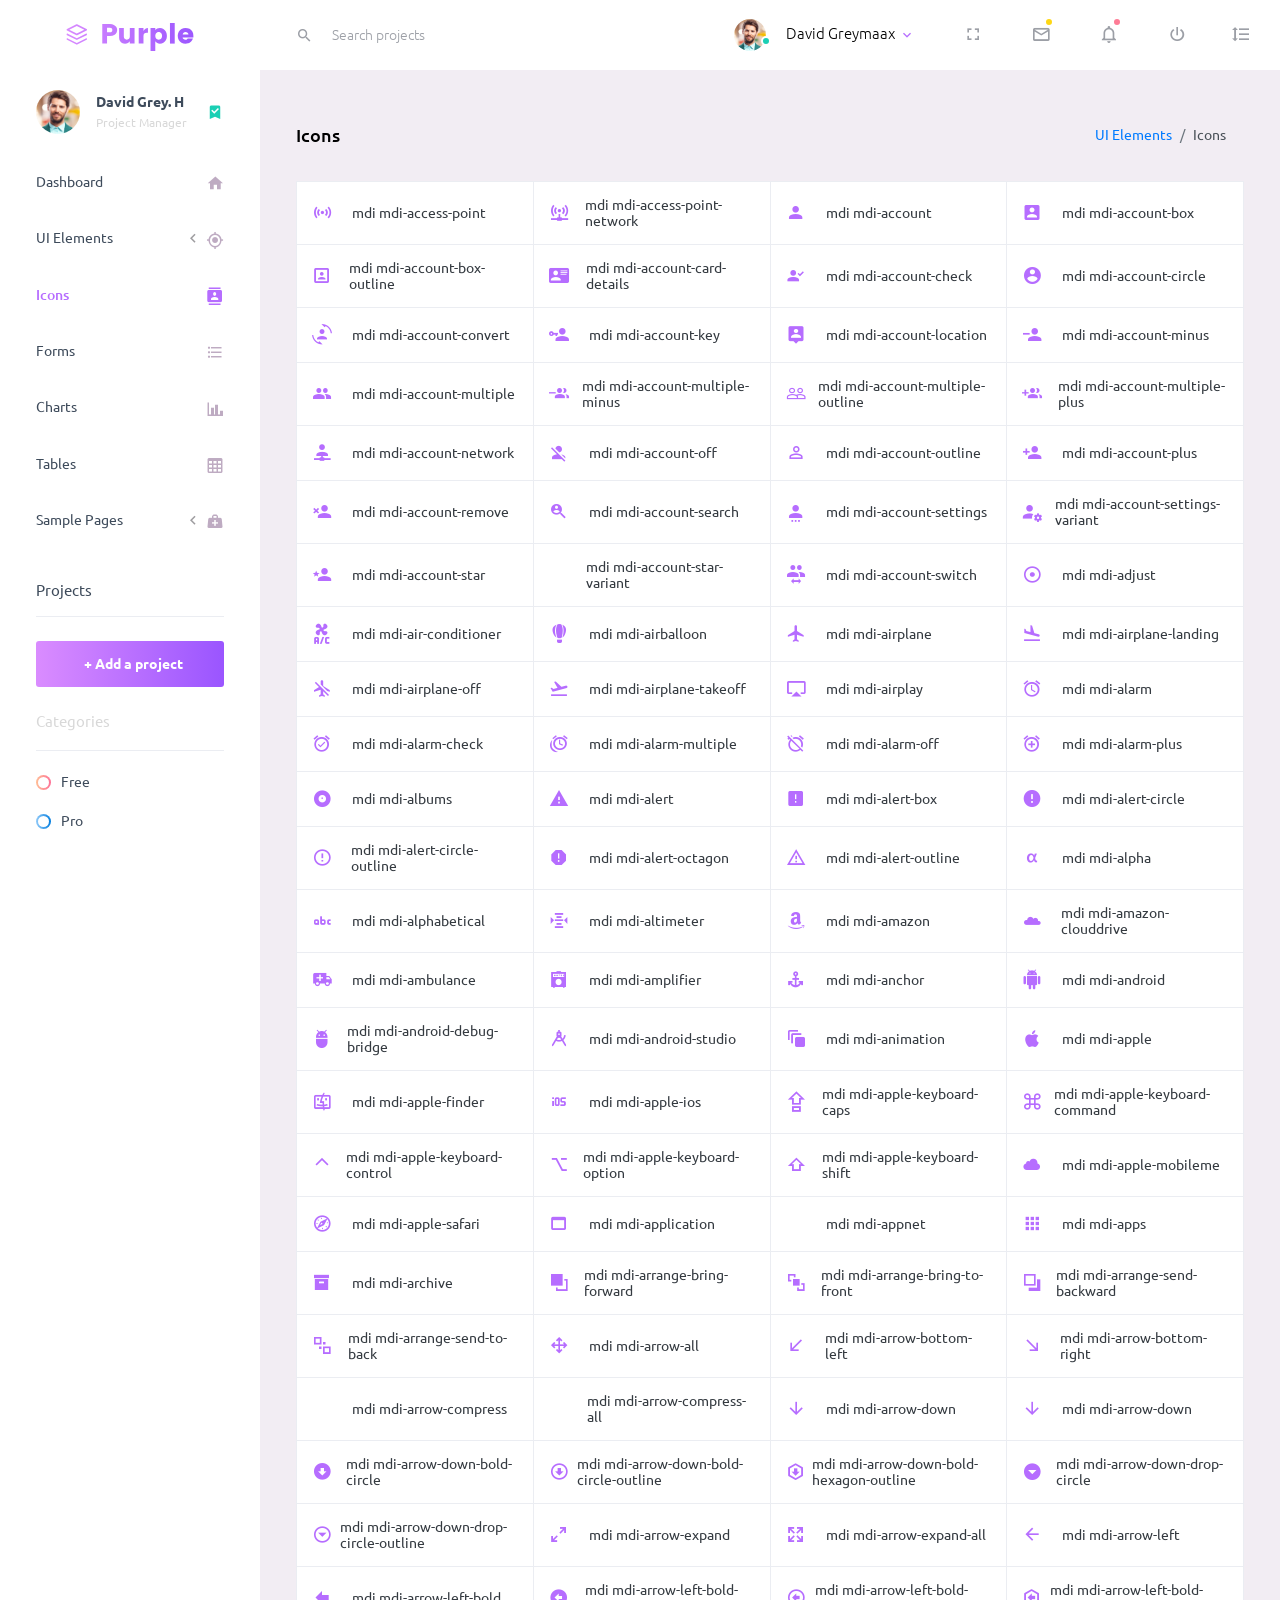
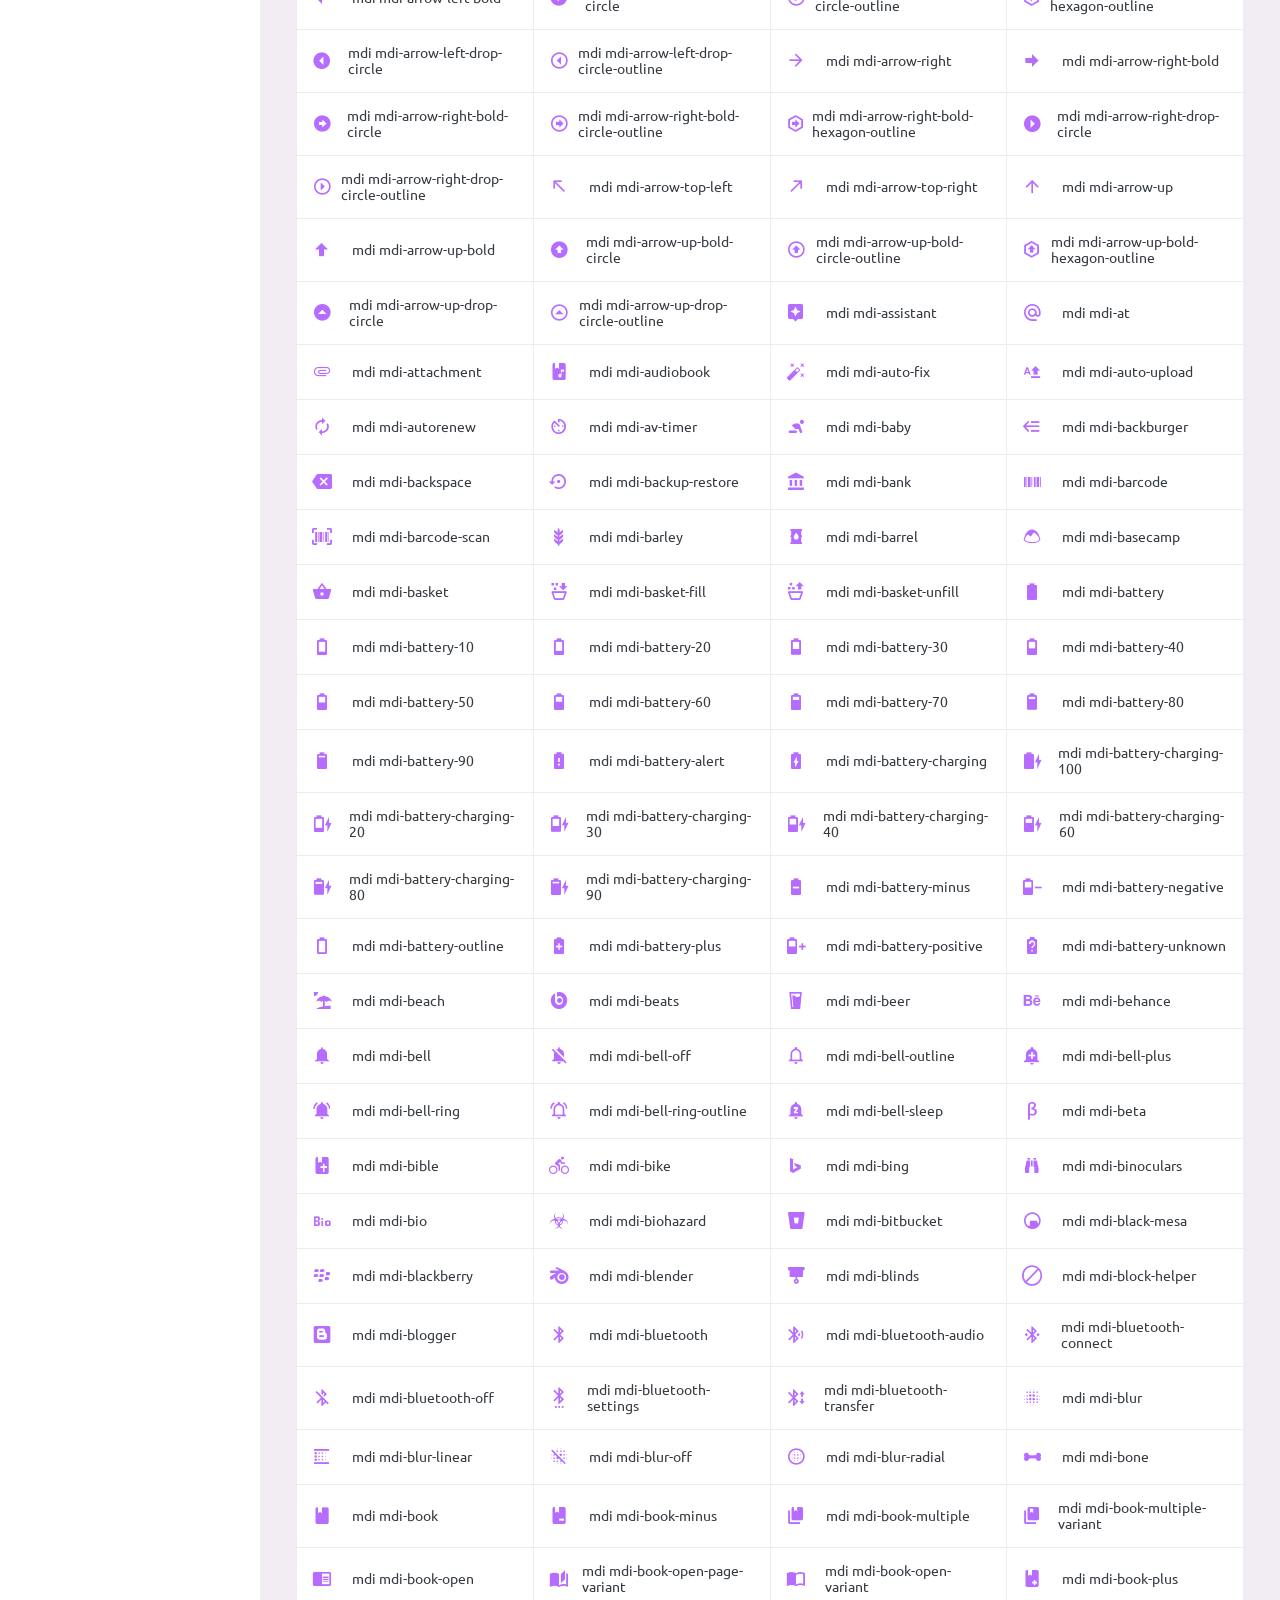
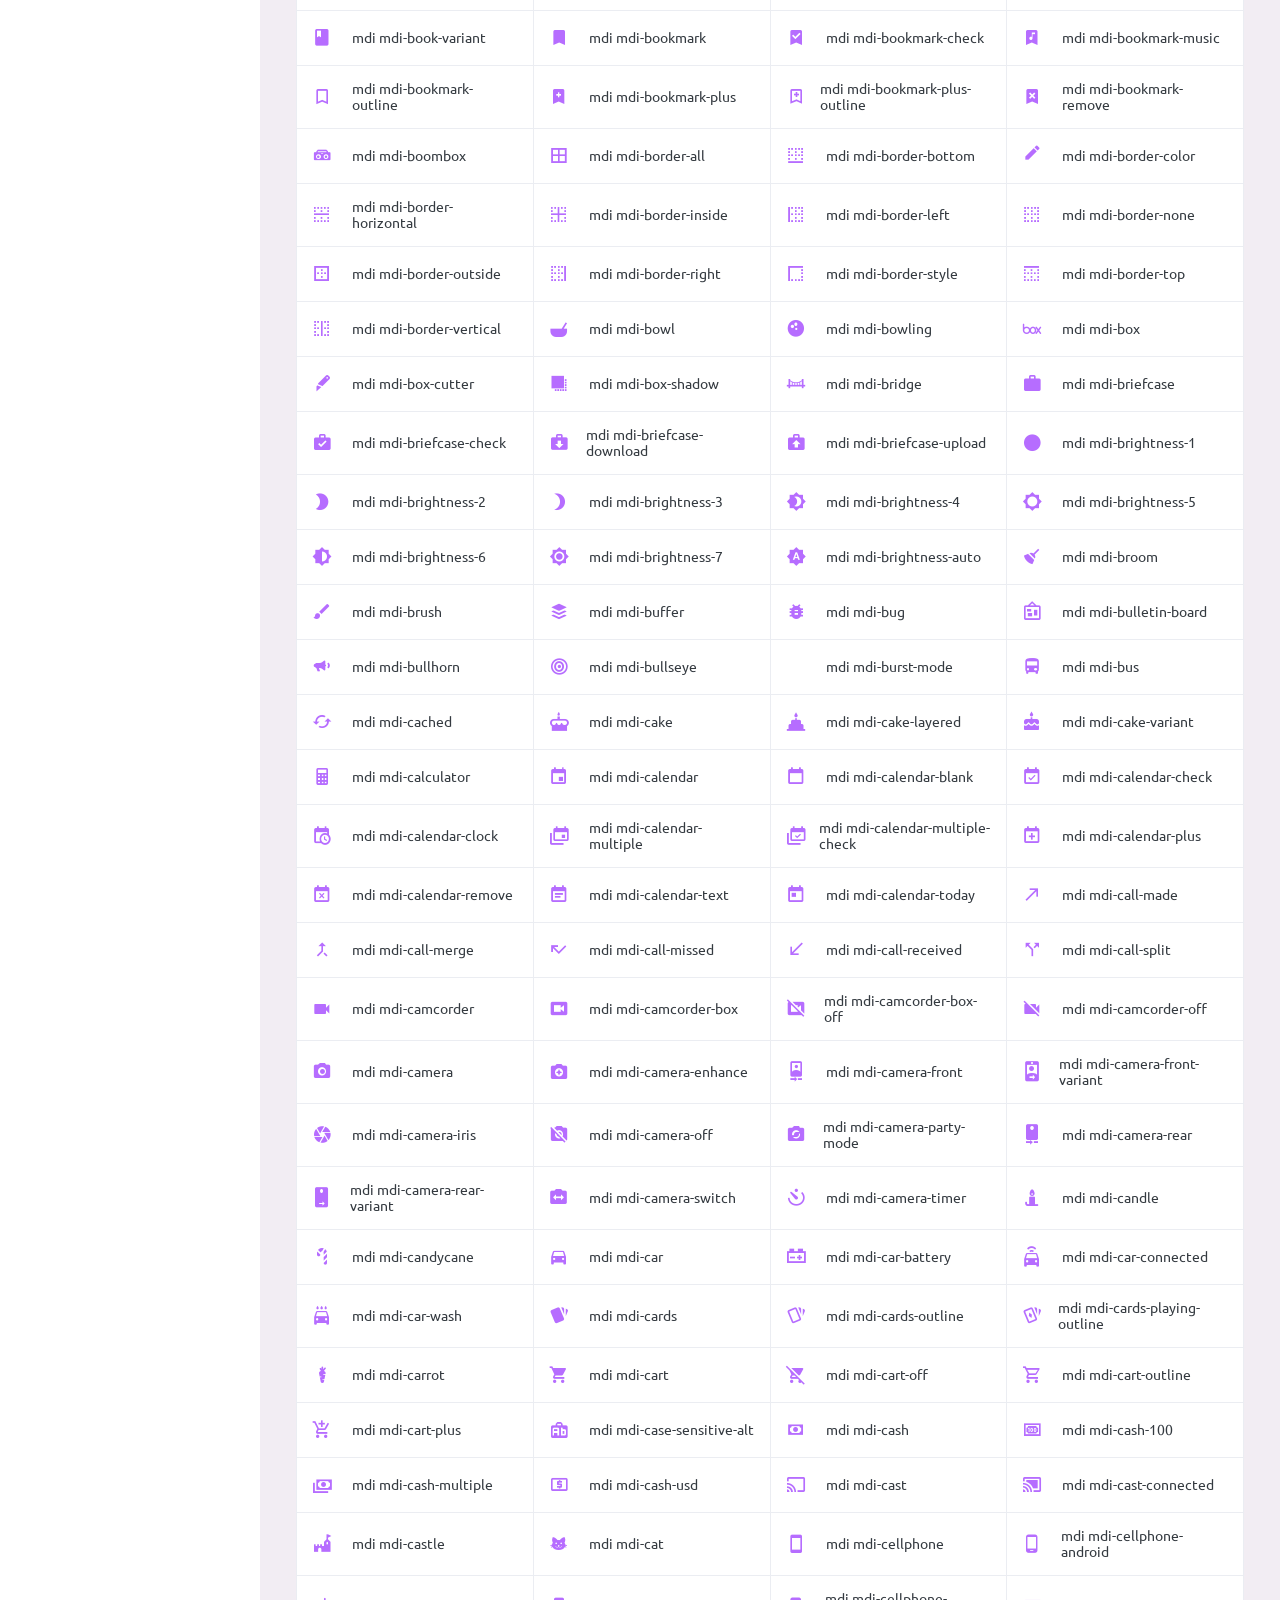
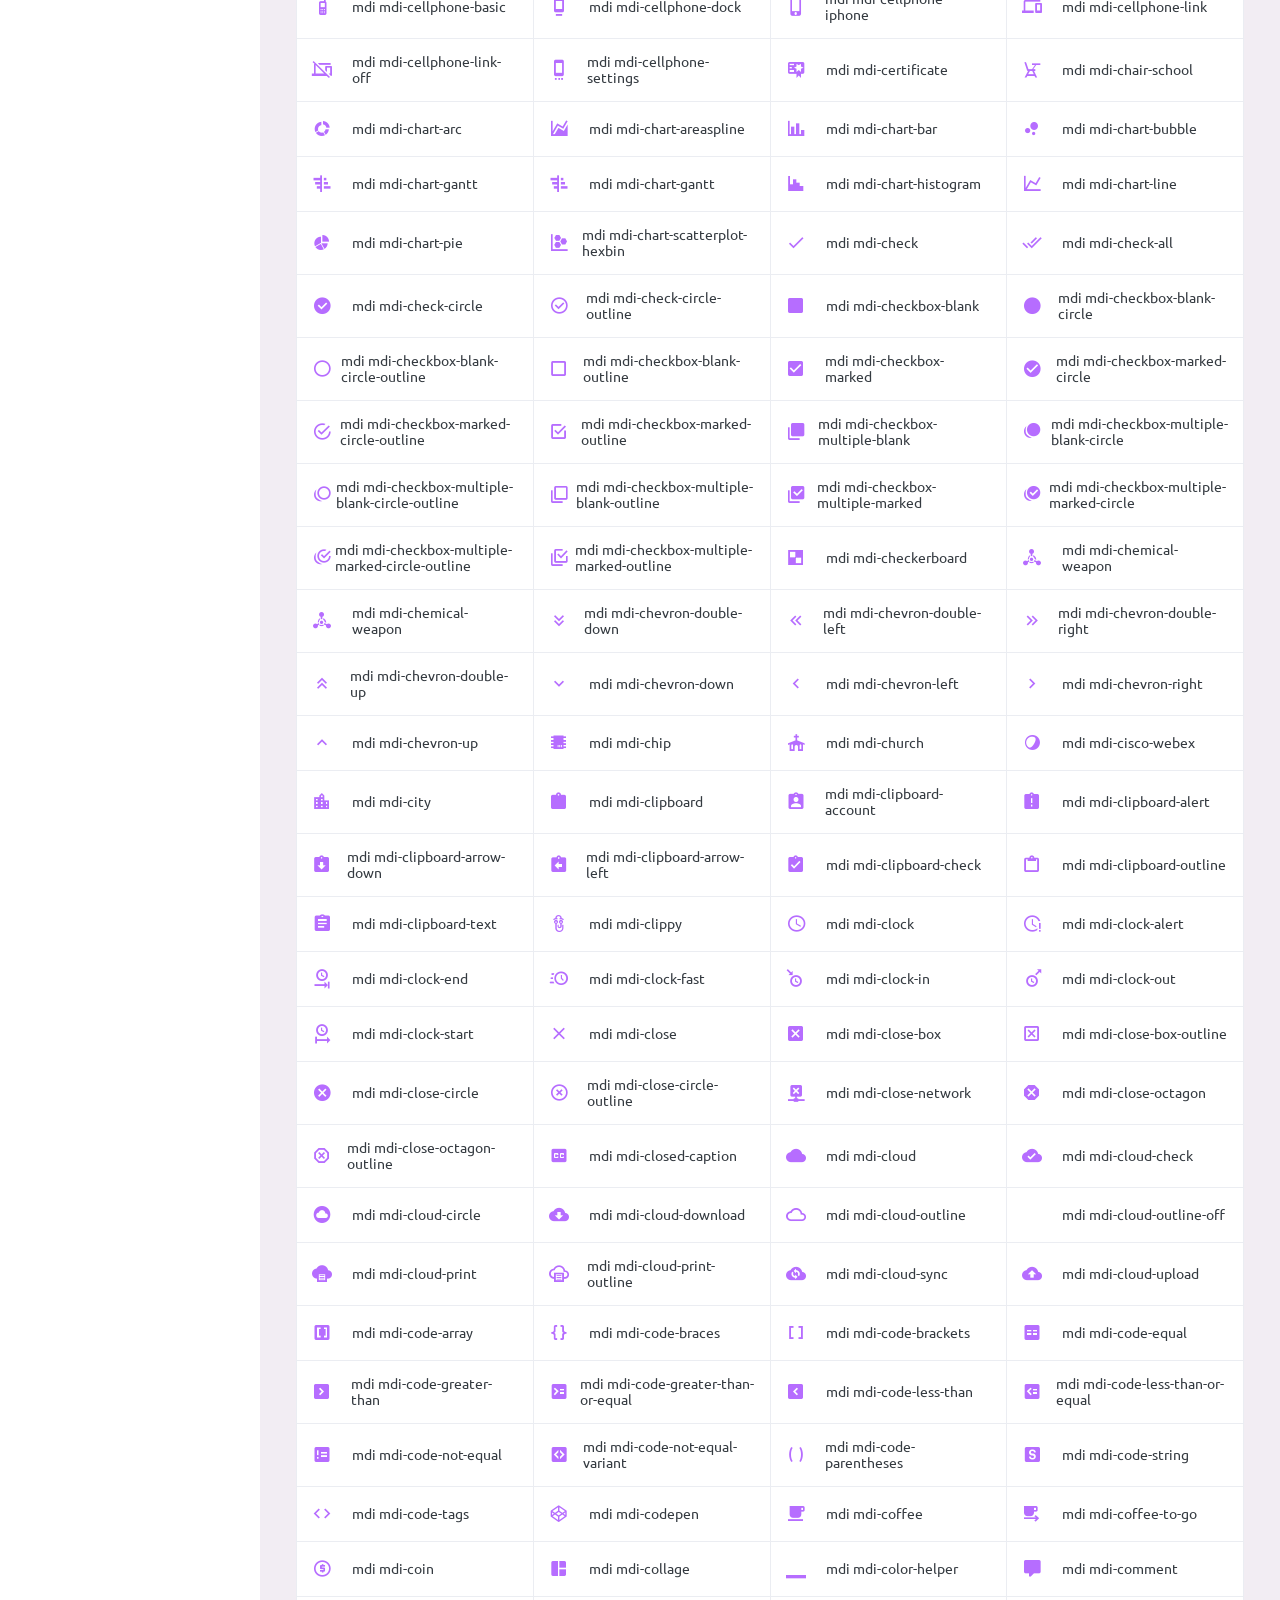
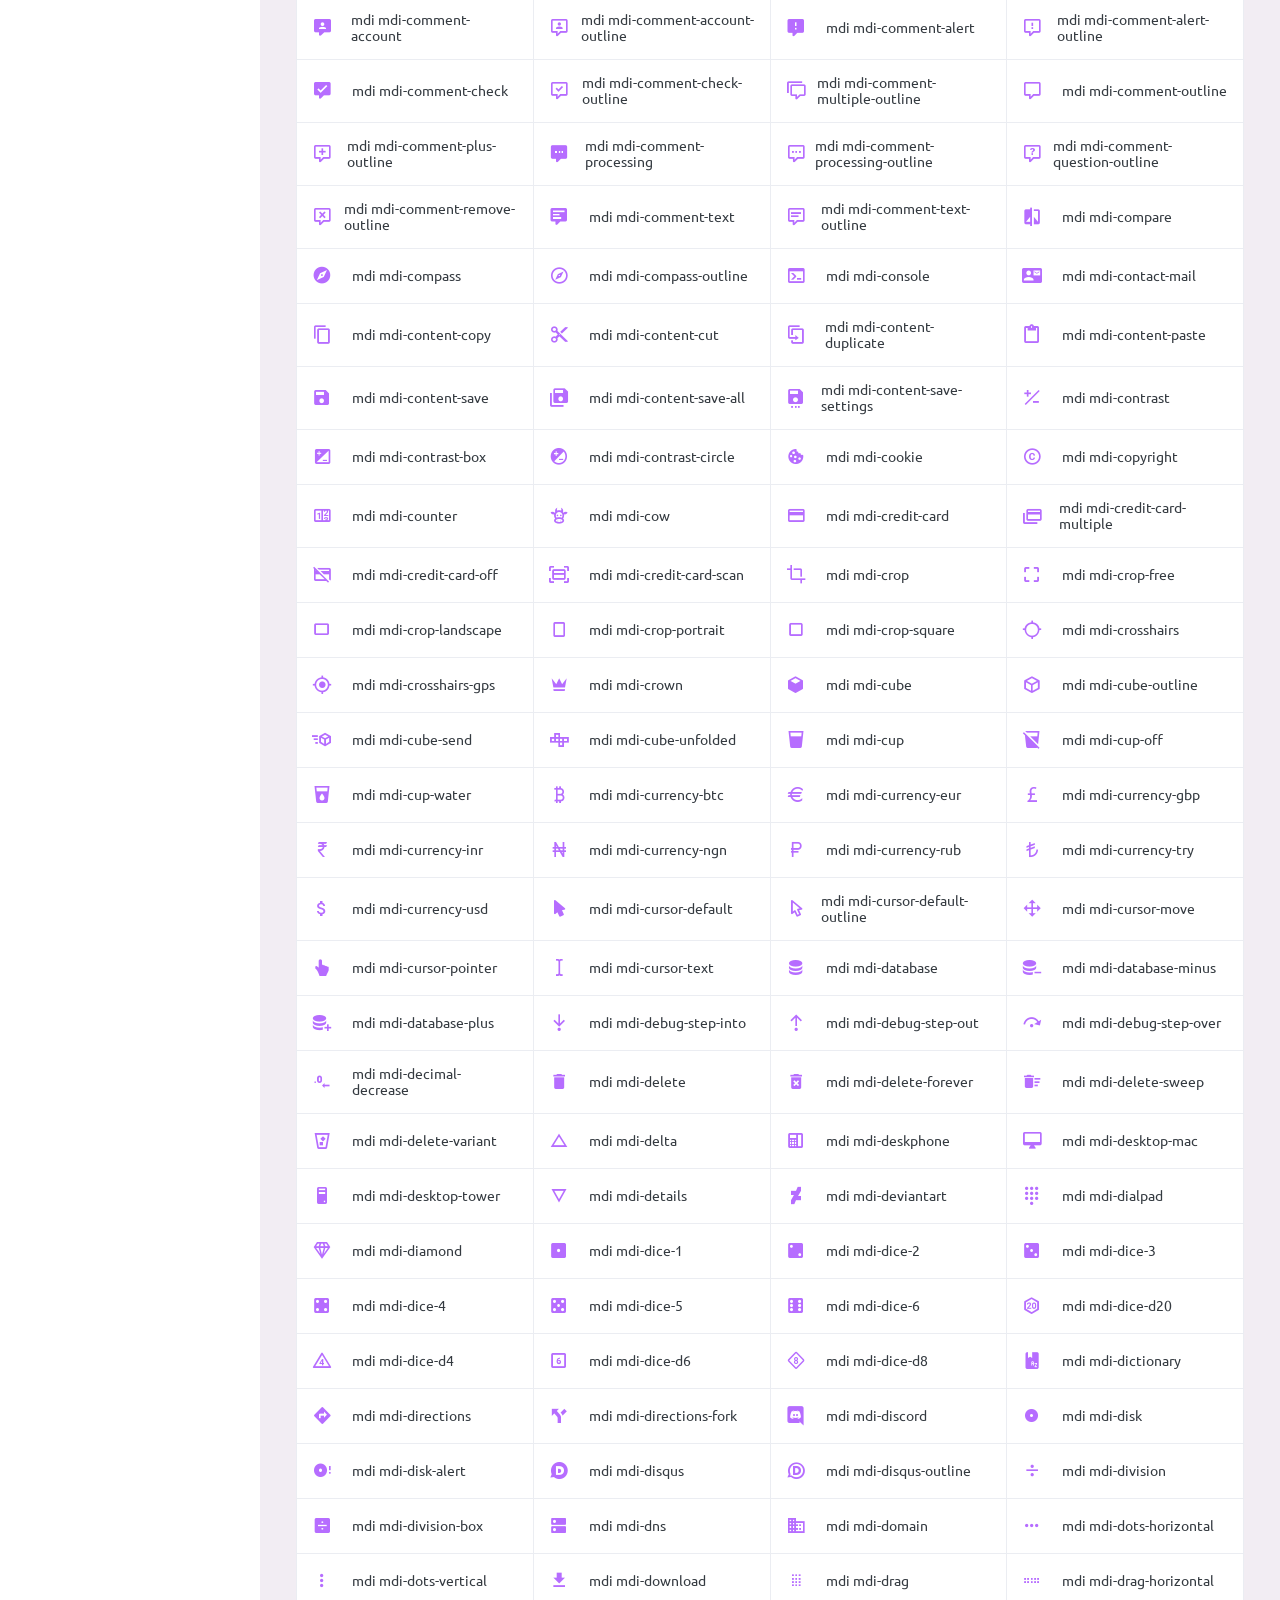
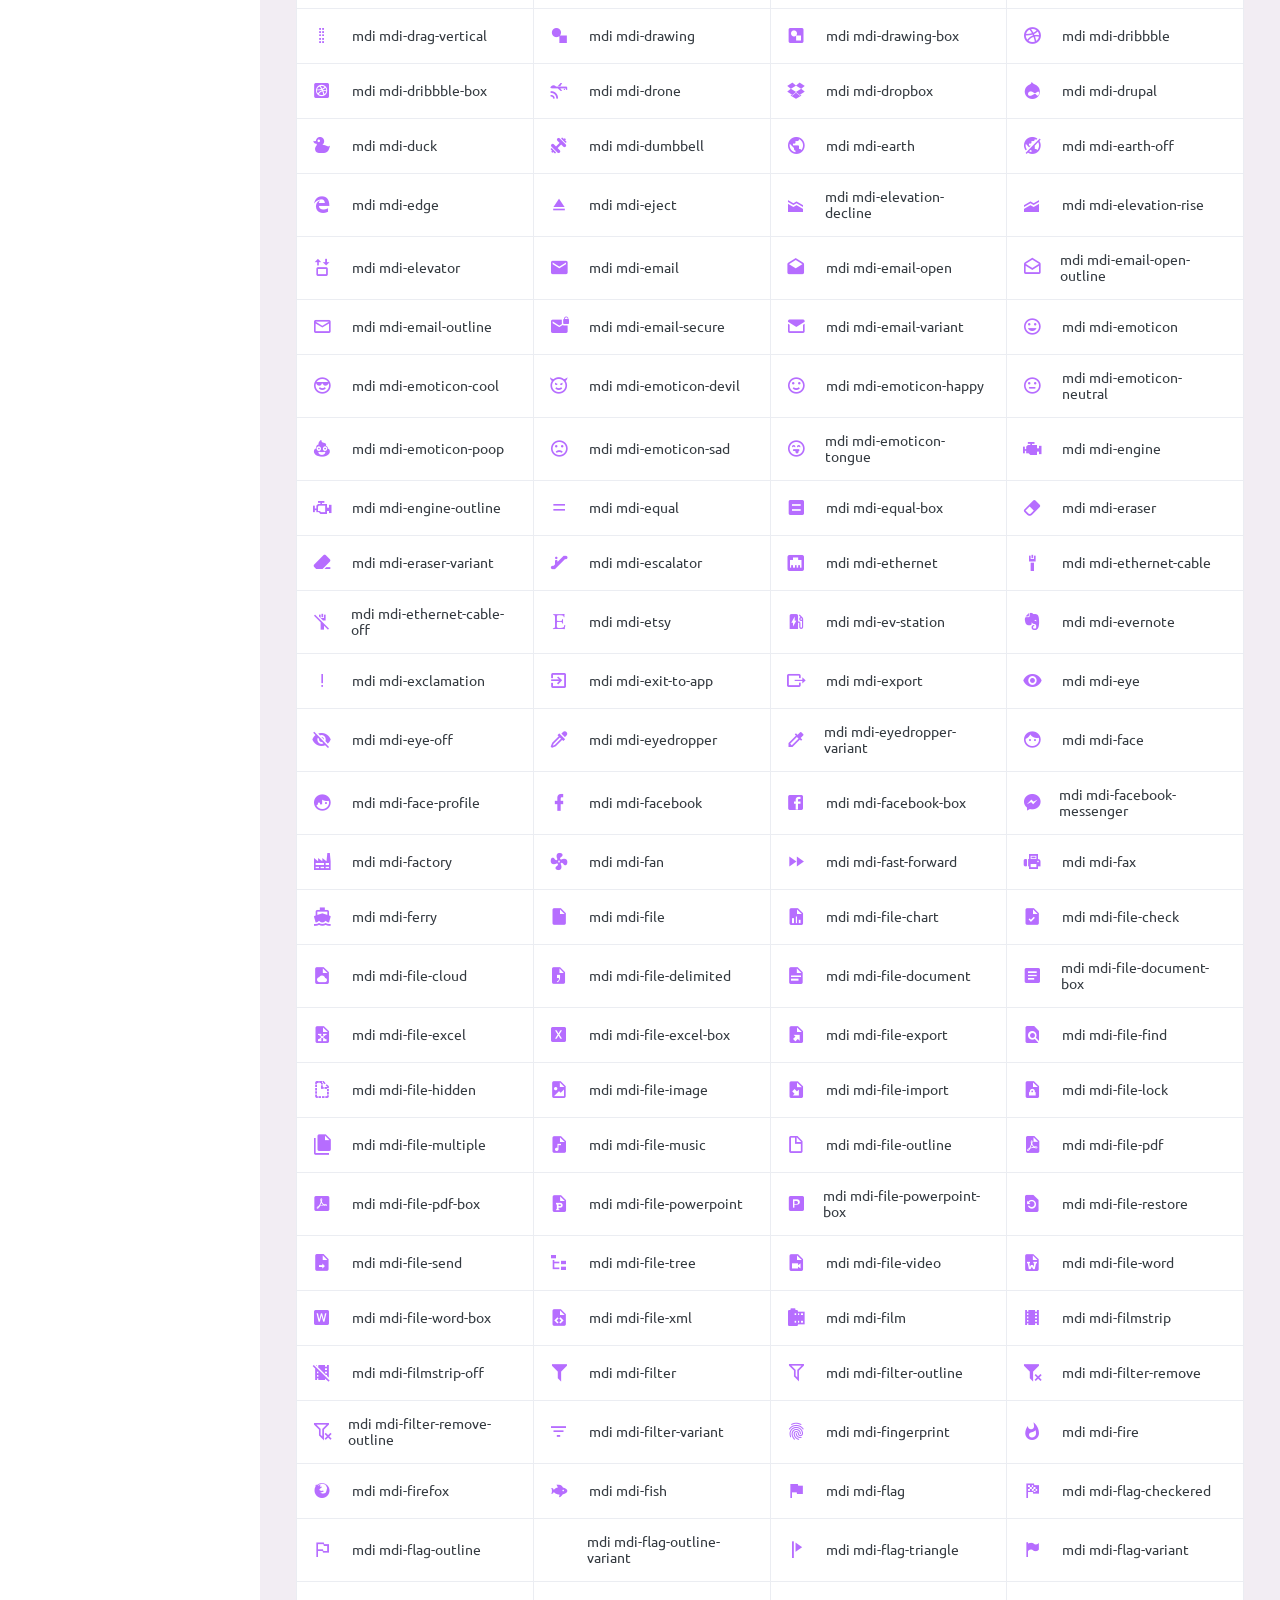
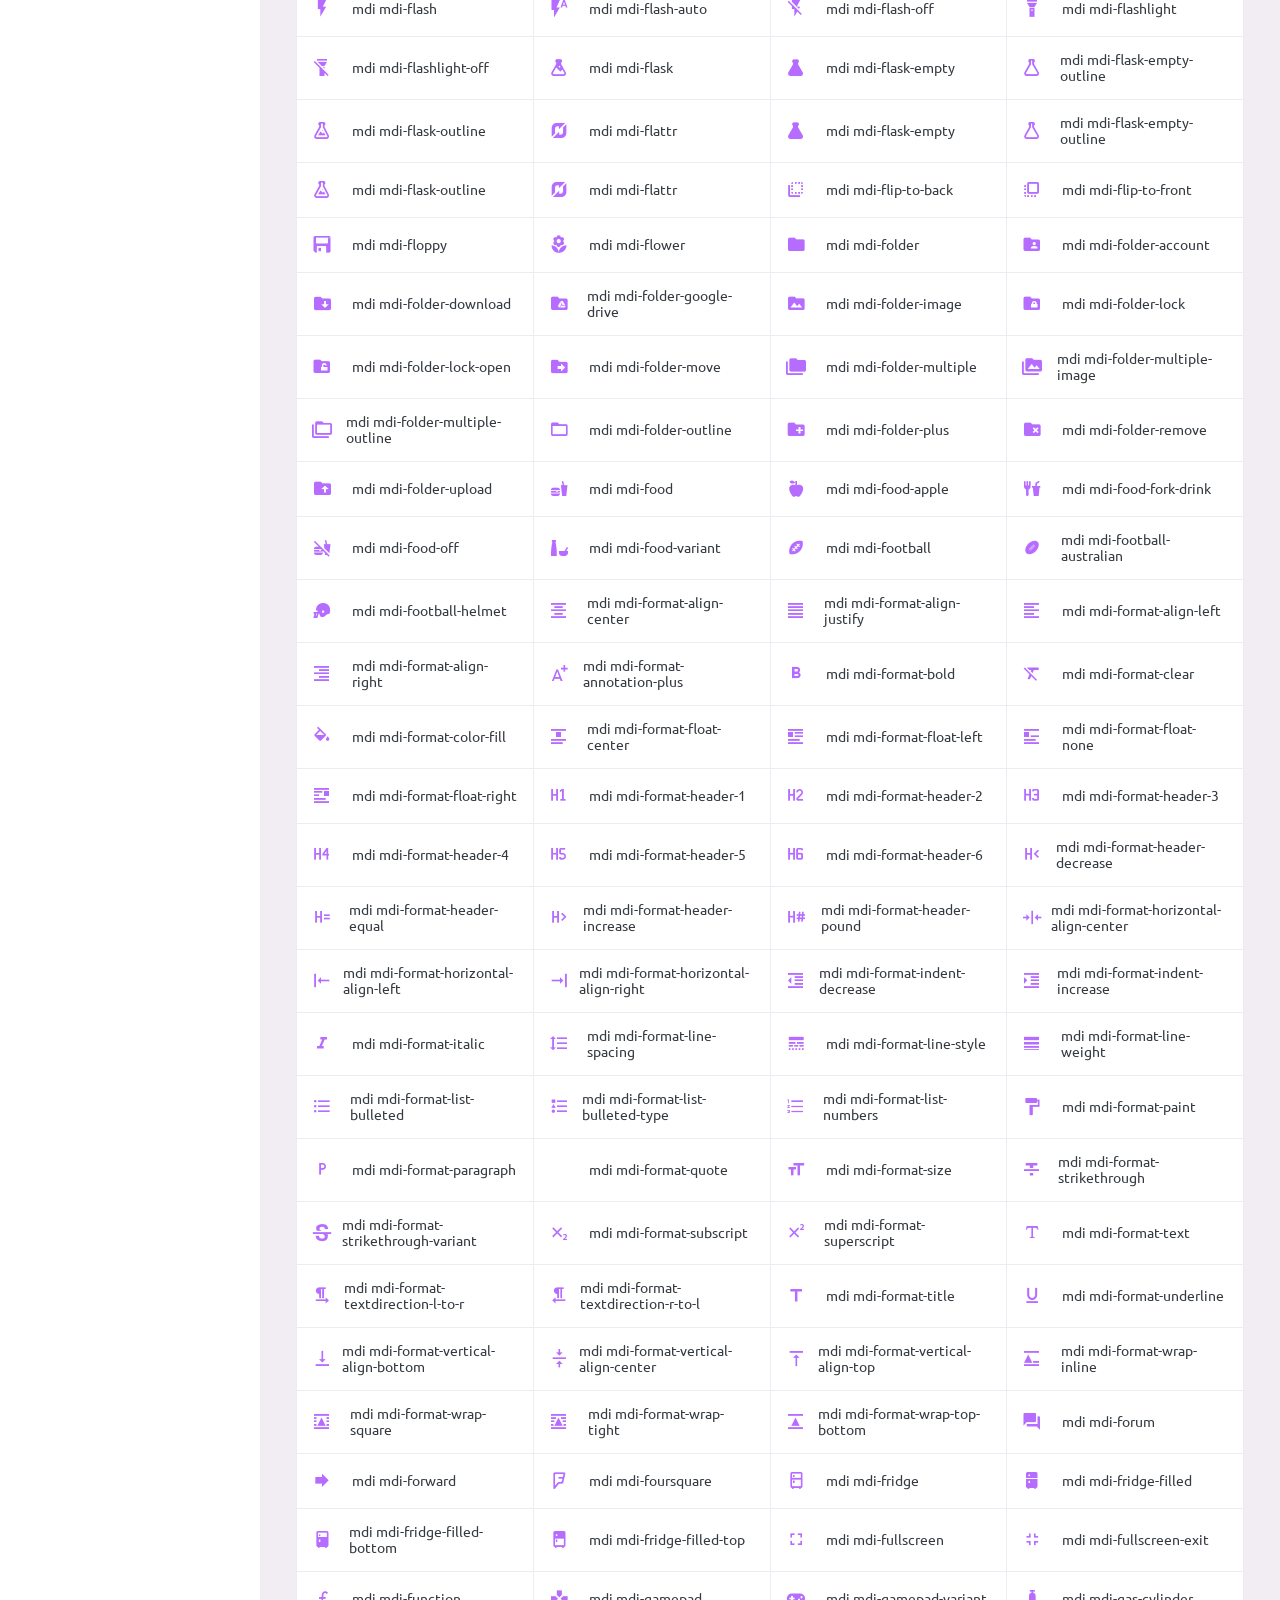
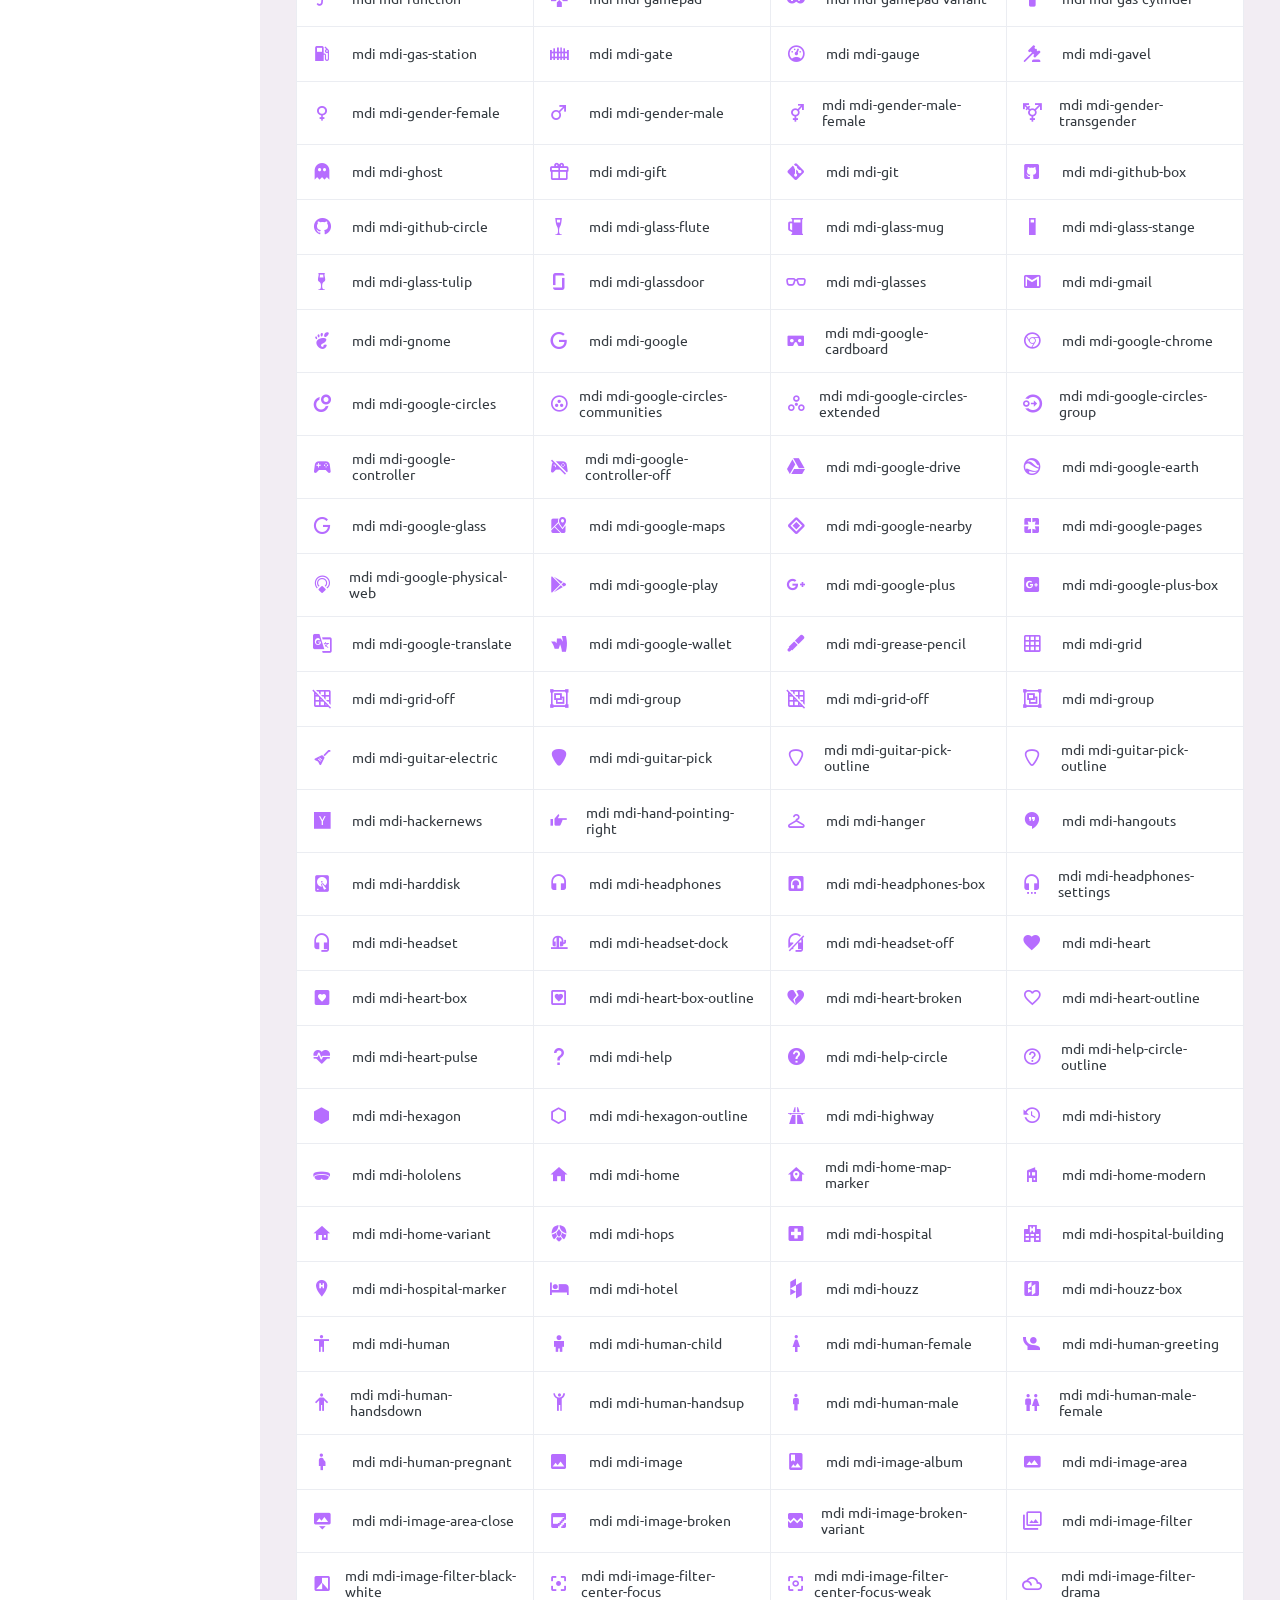
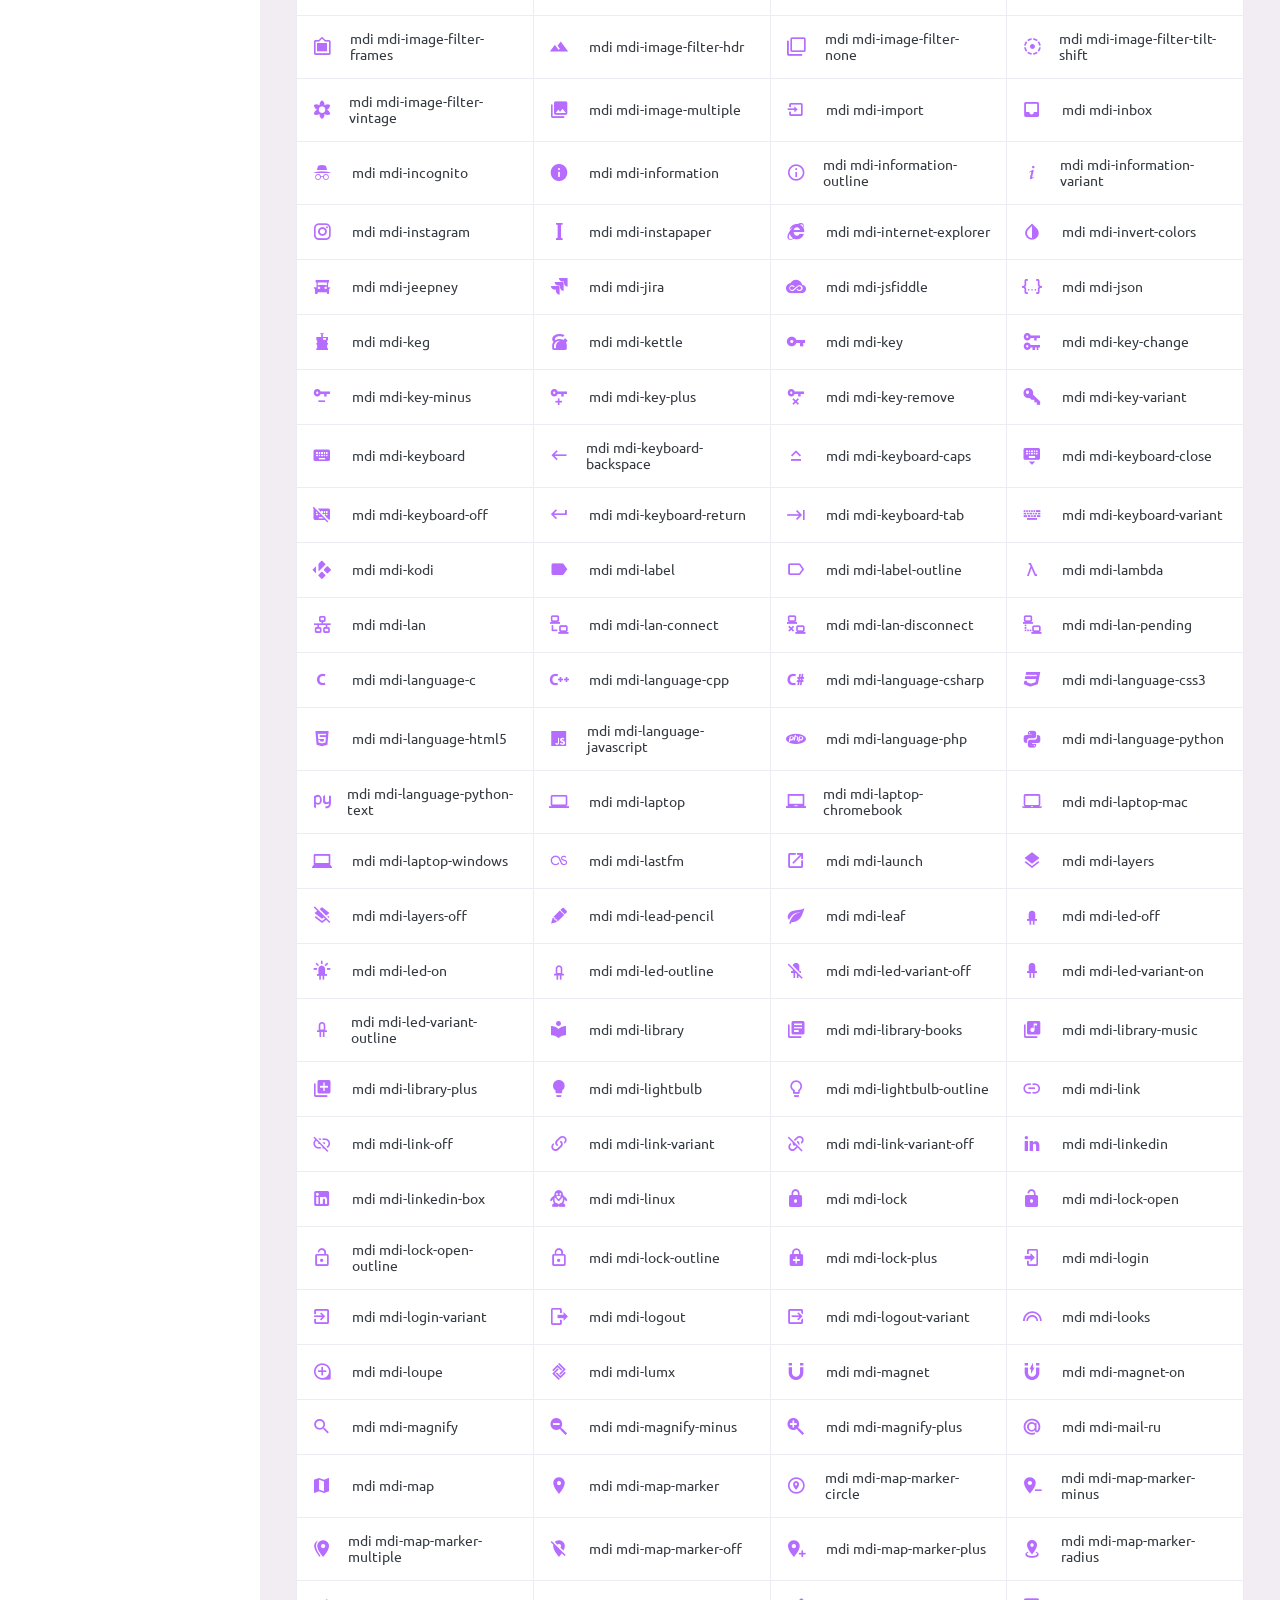
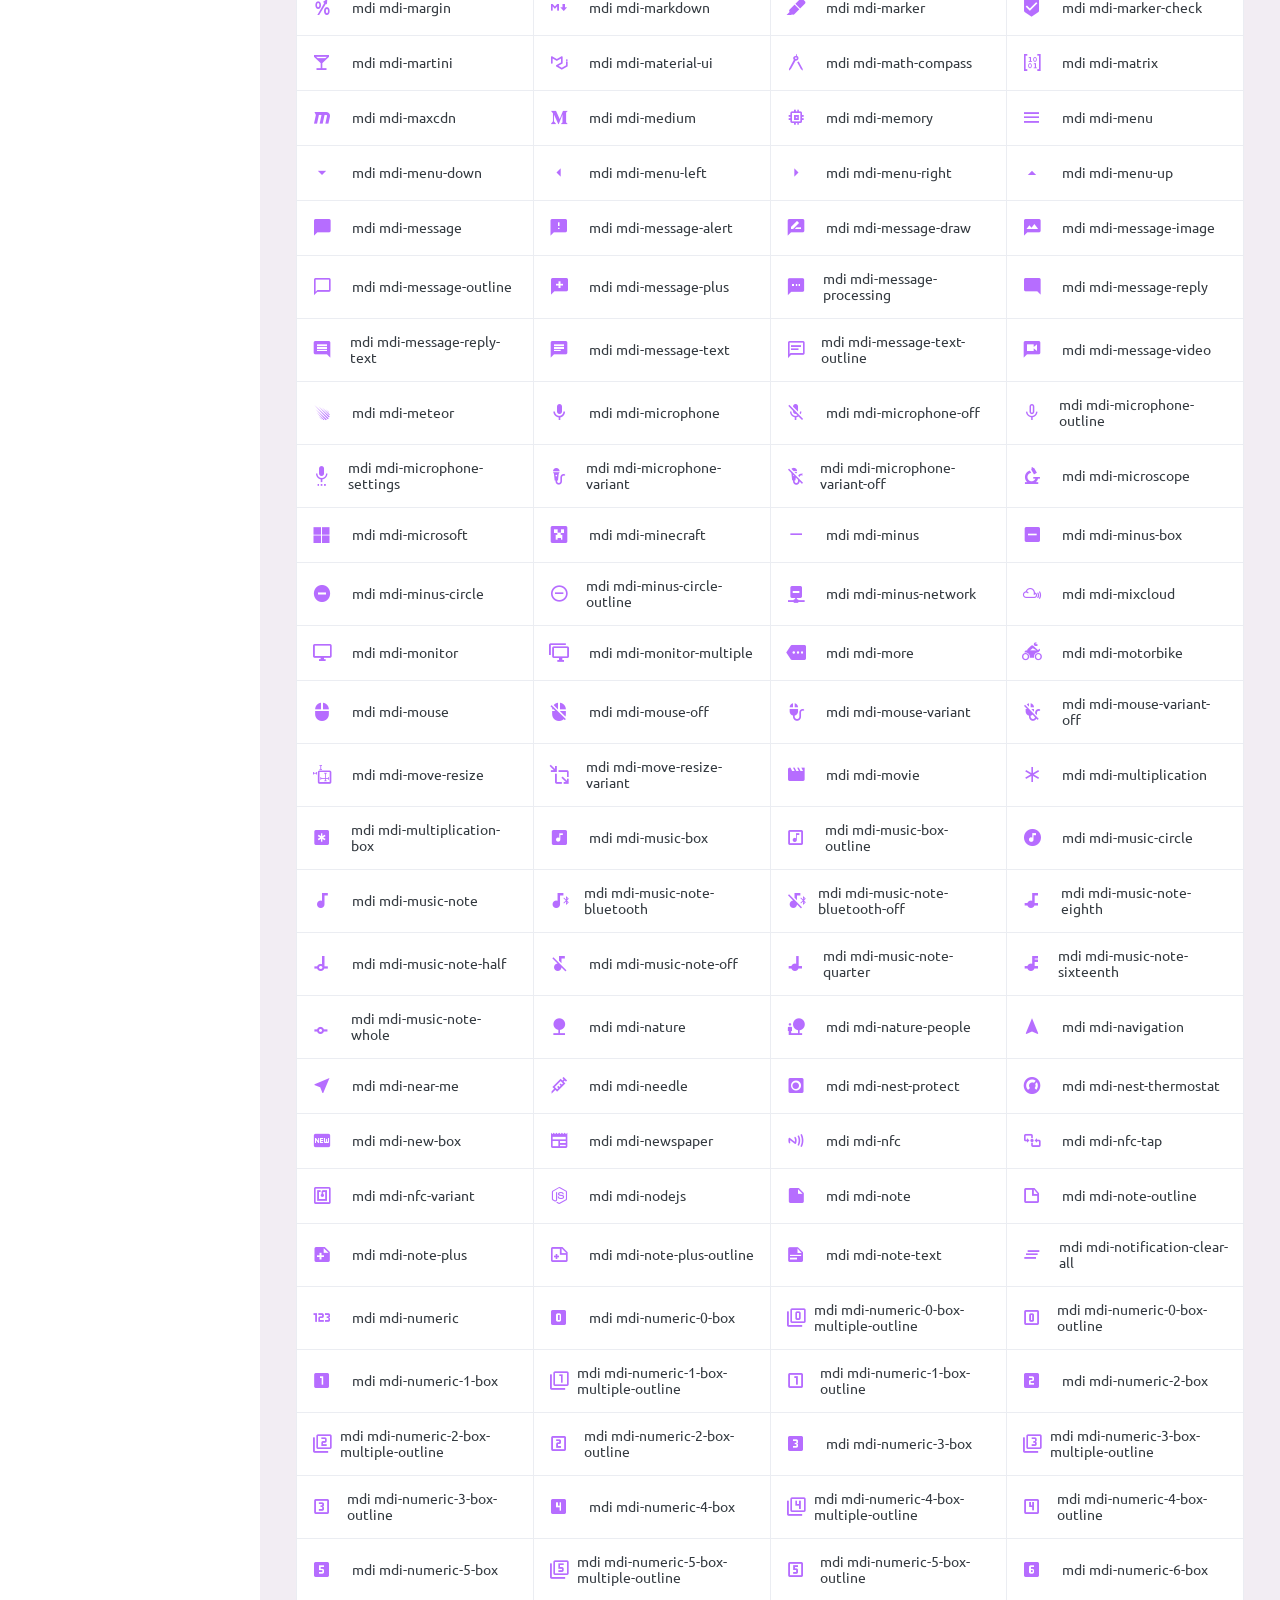
<file: PurpleAdmin/pages/icons/mdi.html>
<!DOCTYPE html>
<html lang="en">

<head>
  <!-- Required meta tags -->
  <meta charset="utf-8">
  <meta name="viewport" content="width=device-width, initial-scale=1, shrink-to-fit=no">
  <title>Purple Admin</title>
  <!-- plugins:css -->
  <link rel="stylesheet" href="../../vendors/iconfonts/mdi/css/materialdesignicons.min.css">
  <link rel="stylesheet" href="../../vendors/css/vendor.bundle.base.css">
  <!-- endinject -->
  <!-- inject:css -->
  <link rel="stylesheet" href="../../css/style.css">
  <!-- endinject -->
  <link rel="shortcut icon" href="../../images/favicon.png" />
</head>

<body>
  <div class=" container-scroller">
    <!-- partial:../../partials/_navbar.html -->
    <nav class="navbar default-layout-navbar col-lg-12 col-12 p-0 fixed-top d-flex flex-row">
      <div class="text-center navbar-brand-wrapper d-flex align-items-center justify-content-center">
        <a class="navbar-brand brand-logo" href="../../index.html"><img src="../../images/logo.svg" alt="logo"/></a>
        <a class="navbar-brand brand-logo-mini" href="../../index.html"><img src="../../images/logo-mini.svg" alt="logo"/></a>
      </div>
      <div class="navbar-menu-wrapper d-flex align-items-stretch">
        <div class="search-field d-none d-md-block">
          <form class="d-flex align-items-center h-100" action="#">
            <div class="input-group">
              <div class="input-group-prepend bg-transparent">
                  <i class="input-group-text border-0 mdi mdi-magnify"></i>                
              </div>
              <input type="text" class="form-control bg-transparent border-0" placeholder="Search projects">
            </div>
          </form>
        </div>
        <ul class="navbar-nav navbar-nav-right">
          <li class="nav-item nav-profile dropdown">
            <a class="nav-link dropdown-toggle" id="profileDropdown" href="#" data-toggle="dropdown" aria-expanded="false">
              <div class="nav-profile-img">
                <img src="../../images/faces/face1.jpg" alt="image">
                <span class="availability-status online"></span>             
              </div>
              <div class="nav-profile-text">
                <p class="mb-1 text-black">David Greymaax</p>
              </div>
            </a>
            <div class="dropdown-menu navbar-dropdown" aria-labelledby="profileDropdown">
              <a class="dropdown-item" href="#">
                <i class="mdi mdi-cached mr-2 text-success"></i>
                Activity Log
              </a>
              <div class="dropdown-divider"></div>
              <a class="dropdown-item" href="#">
                <i class="mdi mdi-logout mr-2 text-primary"></i>
                Signout
              </a>
            </div>
          </li>
          <li class="nav-item d-none d-lg-block full-screen-link">
            <a class="nav-link">
              <i class="mdi mdi-fullscreen" id="fullscreen-button"></i>
            </a>
          </li>
          <li class="nav-item dropdown">
            <a class="nav-link count-indicator dropdown-toggle" id="messageDropdown" href="#" data-toggle="dropdown" aria-expanded="false">
              <i class="mdi mdi-email-outline"></i>
              <span class="count-symbol bg-warning"></span>
            </a>
            <div class="dropdown-menu dropdown-menu-right navbar-dropdown preview-list" aria-labelledby="messageDropdown">
              <h6 class="p-3 mb-0">Messages</h6>
              <div class="dropdown-divider"></div>
              <a class="dropdown-item preview-item">
                <div class="preview-thumbnail">
                    <img src="../../images/faces/face4.jpg" alt="image" class="profile-pic">
                </div>
                <div class="preview-item-content d-flex align-items-start flex-column justify-content-center">
                  <h6 class="preview-subject ellipsis mb-1 font-weight-normal">Mark send you a message</h6>
                  <p class="text-gray mb-0">
                    1 Minutes ago
                  </p>
                </div>
              </a>
              <div class="dropdown-divider"></div>
              <a class="dropdown-item preview-item">
                <div class="preview-thumbnail">
                    <img src="../../images/faces/face2.jpg" alt="image" class="profile-pic">
                </div>
                <div class="preview-item-content d-flex align-items-start flex-column justify-content-center">
                  <h6 class="preview-subject ellipsis mb-1 font-weight-normal">Cregh send you a message</h6>
                  <p class="text-gray mb-0">
                    15 Minutes ago
                  </p>
                </div>
              </a>
              <div class="dropdown-divider"></div>
              <a class="dropdown-item preview-item">
                <div class="preview-thumbnail">
                    <img src="../../images/faces/face3.jpg" alt="image" class="profile-pic">
                </div>
                <div class="preview-item-content d-flex align-items-start flex-column justify-content-center">
                  <h6 class="preview-subject ellipsis mb-1 font-weight-normal">Profile picture updated</h6>
                  <p class="text-gray mb-0">
                    18 Minutes ago
                  </p>
                </div>
              </a>
              <div class="dropdown-divider"></div>
              <h6 class="p-3 mb-0 text-center">4 new messages</h6>
            </div>
          </li>
          <li class="nav-item dropdown">
            <a class="nav-link count-indicator dropdown-toggle" id="notificationDropdown" href="#" data-toggle="dropdown">
              <i class="mdi mdi-bell-outline"></i>
              <span class="count-symbol bg-danger"></span>
            </a>
            <div class="dropdown-menu dropdown-menu-right navbar-dropdown preview-list" aria-labelledby="notificationDropdown">
              <h6 class="p-3 mb-0">Notifications</h6>
              <div class="dropdown-divider"></div>
              <a class="dropdown-item preview-item">
                <div class="preview-thumbnail">
                  <div class="preview-icon bg-success">
                    <i class="mdi mdi-calendar"></i>
                  </div>
                </div>
                <div class="preview-item-content d-flex align-items-start flex-column justify-content-center">
                  <h6 class="preview-subject font-weight-normal mb-1">Event today</h6>
                  <p class="text-gray ellipsis mb-0">
                    Just a reminder that you have an event today
                  </p>
                </div>
              </a>
              <div class="dropdown-divider"></div>
              <a class="dropdown-item preview-item">
                <div class="preview-thumbnail">
                  <div class="preview-icon bg-warning">
                    <i class="mdi mdi-settings"></i>
                  </div>
                </div>
                <div class="preview-item-content d-flex align-items-start flex-column justify-content-center">
                  <h6 class="preview-subject font-weight-normal mb-1">Settings</h6>
                  <p class="text-gray ellipsis mb-0">
                    Update dashboard
                  </p>
                </div>
              </a>
              <div class="dropdown-divider"></div>
              <a class="dropdown-item preview-item">
                <div class="preview-thumbnail">
                  <div class="preview-icon bg-info">
                    <i class="mdi mdi-link-variant"></i>
                  </div>
                </div>
                <div class="preview-item-content d-flex align-items-start flex-column justify-content-center">
                  <h6 class="preview-subject font-weight-normal mb-1">Launch Admin</h6>
                  <p class="text-gray ellipsis mb-0">
                    New admin wow!
                  </p>
                </div>
              </a>
              <div class="dropdown-divider"></div>
              <h6 class="p-3 mb-0 text-center">See all notifications</h6>
            </div>
          </li>
          <li class="nav-item nav-logout d-none d-lg-block">
            <a class="nav-link" href="#">
              <i class="mdi mdi-power"></i>
            </a>
          </li>
          <li class="nav-item nav-settings d-none d-lg-block">
            <a class="nav-link" href="#">
              <i class="mdi mdi-format-line-spacing"></i>
            </a>
          </li>
        </ul>
        <button class="navbar-toggler navbar-toggler-right d-lg-none align-self-center" type="button" data-toggle="offcanvas">
          <span class="mdi mdi-menu"></span>
        </button>
      </div>
    </nav>
    <!-- partial -->
    <div class="container-fluid page-body-wrapper">
      <!-- partial:../../partials/_sidebar.html -->
      <nav class="sidebar sidebar-offcanvas" id="sidebar">
        <ul class="nav">
          <li class="nav-item nav-profile">
            <a href="#" class="nav-link">
              <div class="nav-profile-image">
                <img src="../../images/faces/face1.jpg" alt="profile">
                <span class="login-status online"></span> <!--change to offline or busy as needed-->              
              </div>
              <div class="nav-profile-text d-flex flex-column">
                <span class="font-weight-bold mb-2">David Grey. H</span>
                <span class="text-secondary text-small">Project Manager</span>
              </div>
              <i class="mdi mdi-bookmark-check text-success nav-profile-badge"></i>
            </a>
          </li>
          <li class="nav-item">
            <a class="nav-link" href="../../index.html">
              <span class="menu-title">Dashboard</span>
              <i class="mdi mdi-home menu-icon"></i>
            </a>
          </li>
          <li class="nav-item">
            <a class="nav-link" data-toggle="collapse" href="#ui-basic" aria-expanded="false" aria-controls="ui-basic">
              <span class="menu-title">UI Elements</span>
              <i class="menu-arrow"></i>
              <i class="mdi mdi-crosshairs-gps menu-icon"></i>
            </a>
            <div class="collapse" id="ui-basic">
              <ul class="nav flex-column sub-menu">
                <li class="nav-item"> <a class="nav-link" href="../../pages/ui-features/buttons.html">Buttons</a></li>
                <li class="nav-item"> <a class="nav-link" href="../../pages/ui-features/typography.html">Typography</a></li>
              </ul>
            </div>
          </li>
          <li class="nav-item">
            <a class="nav-link" href="../../pages/icons/mdi.html">
              <span class="menu-title">Icons</span>
              <i class="mdi mdi-contacts menu-icon"></i>
            </a>
          </li>
          <li class="nav-item">
            <a class="nav-link" href="../../pages/forms/basic_elements.html">
              <span class="menu-title">Forms</span>
              <i class="mdi mdi-format-list-bulleted menu-icon"></i>
            </a>
          </li>
          <li class="nav-item">
            <a class="nav-link" href="../../pages/charts/chartjs.html">
              <span class="menu-title">Charts</span>
              <i class="mdi mdi-chart-bar menu-icon"></i>
            </a>
          </li>
          <li class="nav-item">
            <a class="nav-link" href="../../pages/tables/basic-table.html">
              <span class="menu-title">Tables</span>
              <i class="mdi mdi-table-large menu-icon"></i>
            </a>
          </li>
          <li class="nav-item">
            <a class="nav-link" data-toggle="collapse" href="#general-pages" aria-expanded="false" aria-controls="general-pages">
              <span class="menu-title">Sample Pages</span>
              <i class="menu-arrow"></i>
              <i class="mdi mdi-medical-bag menu-icon"></i>
            </a>
            <div class="collapse" id="general-pages">
              <ul class="nav flex-column sub-menu">
                <li class="nav-item"> <a class="nav-link" href="../../pages/samples/blank-page.html"> Blank Page </a></li>
                <li class="nav-item"> <a class="nav-link" href="../../pages/samples/login.html"> Login </a></li>
                <li class="nav-item"> <a class="nav-link" href="../../pages/samples/register.html"> Register </a></li>
                <li class="nav-item"> <a class="nav-link" href="../../pages/samples/error-404.html"> 404 </a></li>
                <li class="nav-item"> <a class="nav-link" href="../../pages/samples/error-500.html"> 500 </a></li>
              </ul>
              </div>
          </li>
          <li class="nav-item sidebar-actions">
            <span class="nav-link">
              <div class="border-bottom">
                <h6 class="font-weight-normal mb-3">Projects</h6>                
              </div>
              <button class="btn btn-block btn-lg btn-gradient-primary mt-4">+ Add a project</button>
              <div class="mt-4">
                <div class="border-bottom">
                  <p class="text-secondary">Categories</p>                  
                </div>
                <ul class="gradient-bullet-list mt-4">
                  <li>Free</li>
                  <li>Pro</li>
                </ul>
              </div>
            </span>
          </li>
        </ul>
      </nav>
      <!-- partial -->
      <div class="main-panel">          
        <div class="content-wrapper">
					<div class="page-header">
            <h3 class="page-title">
              Icons
            </h3>
            <nav aria-label="breadcrumb">
              <ol class="breadcrumb">
                <li class="breadcrumb-item"><a href="#">UI Elements</a></li>
                <li class="breadcrumb-item active" aria-current="page">Icons</li>
              </ol>
            </nav>
          </div>
          <div class="row icons-list">
            <div class="col-sm-6 col-md-4 col-lg-3">
                <i class="mdi mdi-access-point"></i> mdi mdi-access-point
            </div>
            <div class="col-sm-6 col-md-4 col-lg-3">
                <i class="mdi mdi-access-point-network"></i> mdi mdi-access-point-network
            </div>
            <div class="col-sm-6 col-md-4 col-lg-3">
                <i class="mdi mdi-account"></i> mdi mdi-account
            </div>
            <div class="col-sm-6 col-md-4 col-lg-3">
                <i class="mdi mdi-account-box"></i> mdi mdi-account-box
            </div>
            <div class="col-sm-6 col-md-4 col-lg-3">
                <i class="mdi mdi-account-box-outline"></i> mdi mdi-account-box-outline
            </div>
            <div class="col-sm-6 col-md-4 col-lg-3">
                <i class="mdi mdi-account-card-details"></i> mdi mdi-account-card-details
            </div>
            <div class="col-sm-6 col-md-4 col-lg-3">
                <i class="mdi mdi-account-check"></i> mdi mdi-account-check
            </div>
            <div class="col-sm-6 col-md-4 col-lg-3">
                <i class="mdi mdi-account-circle"></i> mdi mdi-account-circle
            </div>
            <div class="col-sm-6 col-md-4 col-lg-3">
                <i class="mdi mdi-account-convert"></i> mdi mdi-account-convert
            </div>
            <div class="col-sm-6 col-md-4 col-lg-3">
                <i class="mdi mdi-account-key"></i> mdi mdi-account-key
            </div>
            <div class="col-sm-6 col-md-4 col-lg-3">
                <i class="mdi mdi-account-location"></i> mdi mdi-account-location
            </div>
            <div class="col-sm-6 col-md-4 col-lg-3">
                <i class="mdi mdi-account-minus"></i> mdi mdi-account-minus
            </div>
            <div class="col-sm-6 col-md-4 col-lg-3">
                <i class="mdi mdi-account-multiple"></i> mdi mdi-account-multiple
            </div>
            <div class="col-sm-6 col-md-4 col-lg-3">
                <i class="mdi mdi-account-multiple-minus"></i> mdi mdi-account-multiple-minus
            </div>
            <div class="col-sm-6 col-md-4 col-lg-3">
                <i class="mdi mdi-account-multiple-outline"></i> mdi mdi-account-multiple-outline
            </div>
            <div class="col-sm-6 col-md-4 col-lg-3">
                <i class="mdi mdi-account-multiple-plus"></i> mdi mdi-account-multiple-plus
            </div>
            <div class="col-sm-6 col-md-4 col-lg-3">
                <i class="mdi mdi-account-network"></i> mdi mdi-account-network
            </div>
            <div class="col-sm-6 col-md-4 col-lg-3">
                <i class="mdi mdi-account-off"></i> mdi mdi-account-off
            </div>
            <div class="col-sm-6 col-md-4 col-lg-3">
                <i class="mdi mdi-account-outline"></i> mdi mdi-account-outline
            </div>
            <div class="col-sm-6 col-md-4 col-lg-3">
                <i class="mdi mdi-account-plus"></i> mdi mdi-account-plus
            </div>
            <div class="col-sm-6 col-md-4 col-lg-3">
                <i class="mdi mdi-account-remove"></i> mdi mdi-account-remove
            </div>
            <div class="col-sm-6 col-md-4 col-lg-3">
                <i class="mdi mdi-account-search"></i> mdi mdi-account-search
            </div>
            <div class="col-sm-6 col-md-4 col-lg-3">
                <i class="mdi mdi-account-settings"></i> mdi mdi-account-settings
            </div>
            <div class="col-sm-6 col-md-4 col-lg-3">
                <i class="mdi mdi-account-settings-variant"></i> mdi mdi-account-settings-variant
            </div>
            <div class="col-sm-6 col-md-4 col-lg-3">
                <i class="mdi mdi-account-star"></i> mdi mdi-account-star
            </div>
            <div class="col-sm-6 col-md-4 col-lg-3">
                <i class="mdi mdi-account-star-variant"></i> mdi mdi-account-star-variant
            </div>
            <div class="col-sm-6 col-md-4 col-lg-3">
                <i class="mdi mdi-account-switch"></i> mdi mdi-account-switch
            </div>
            <div class="col-sm-6 col-md-4 col-lg-3">
                <i class="mdi mdi-adjust"></i> mdi mdi-adjust
            </div>
            <div class="col-sm-6 col-md-4 col-lg-3">
                <i class="mdi mdi-air-conditioner"></i> mdi mdi-air-conditioner
            </div>
            <div class="col-sm-6 col-md-4 col-lg-3">
                <i class="mdi mdi-airballoon"></i> mdi mdi-airballoon
            </div>
            <div class="col-sm-6 col-md-4 col-lg-3">
                <i class="mdi mdi-airplane"></i> mdi mdi-airplane
            </div>
            <div class="col-sm-6 col-md-4 col-lg-3">
                <i class="mdi mdi-airplane-landing"></i> mdi mdi-airplane-landing
            </div>
            <div class="col-sm-6 col-md-4 col-lg-3">
                <i class="mdi mdi-airplane-off"></i> mdi mdi-airplane-off
            </div>
            <div class="col-sm-6 col-md-4 col-lg-3">
                <i class="mdi mdi-airplane-takeoff"></i> mdi mdi-airplane-takeoff
            </div>
            <div class="col-sm-6 col-md-4 col-lg-3">
                <i class="mdi mdi-airplay"></i> mdi mdi-airplay
            </div>
            <div class="col-sm-6 col-md-4 col-lg-3">
                <i class="mdi mdi-alarm"></i> mdi mdi-alarm
            </div>
            <div class="col-sm-6 col-md-4 col-lg-3">
                <i class="mdi mdi-alarm-check"></i> mdi mdi-alarm-check
            </div>
            <div class="col-sm-6 col-md-4 col-lg-3">
                <i class="mdi mdi-alarm-multiple"></i> mdi mdi-alarm-multiple
            </div>
            <div class="col-sm-6 col-md-4 col-lg-3">
                <i class="mdi mdi-alarm-off"></i> mdi mdi-alarm-off
            </div>
            <div class="col-sm-6 col-md-4 col-lg-3">
                <i class="mdi mdi-alarm-plus"></i> mdi mdi-alarm-plus
            </div>
            <div class="col-sm-6 col-md-4 col-lg-3">
                <i class="mdi mdi-album"></i> mdi mdi-albums
            </div>
            <div class="col-sm-6 col-md-4 col-lg-3">
                <i class="mdi mdi-alert"></i> mdi mdi-alert
            </div>
            <div class="col-sm-6 col-md-4 col-lg-3">
                <i class="mdi mdi-alert-box"></i> mdi mdi-alert-box
            </div>
            <div class="col-sm-6 col-md-4 col-lg-3">
                <i class="mdi mdi-alert-circle"></i> mdi mdi-alert-circle
            </div>
            <div class="col-sm-6 col-md-4 col-lg-3">
                <i class="mdi mdi-alert-circle-outline"></i> mdi mdi-alert-circle-outline
            </div>
            <div class="col-sm-6 col-md-4 col-lg-3">
                <i class="mdi mdi-alert-octagon"></i> mdi mdi-alert-octagon
            </div>
            <div class="col-sm-6 col-md-4 col-lg-3">
                <i class="mdi mdi-alert-outline"></i> mdi mdi-alert-outline
            </div>
            <div class="col-sm-6 col-md-4 col-lg-3">
                <i class="mdi mdi-alpha"></i> mdi mdi-alpha
            </div>
            <div class="col-sm-6 col-md-4 col-lg-3">
                <i class="mdi mdi-alphabetical"></i> mdi mdi-alphabetical
            </div>
            <div class="col-sm-6 col-md-4 col-lg-3">
                <i class="mdi mdi-altimeter"></i> mdi mdi-altimeter
            </div>
            <div class="col-sm-6 col-md-4 col-lg-3">
                <i class="mdi mdi-amazon"></i> mdi mdi-amazon
            </div>
            <div class="col-sm-6 col-md-4 col-lg-3">
                <i class="mdi mdi-amazon-clouddrive"></i> mdi mdi-amazon-clouddrive
            </div>
            <div class="col-sm-6 col-md-4 col-lg-3">
                <i class="mdi mdi-ambulance"></i> mdi mdi-ambulance
            </div>
            <div class="col-sm-6 col-md-4 col-lg-3">
                <i class="mdi mdi-amplifier"></i> mdi mdi-amplifier
            </div>
            <div class="col-sm-6 col-md-4 col-lg-3">
                <i class="mdi mdi-anchor"></i> mdi mdi-anchor
            </div>
            <div class="col-sm-6 col-md-4 col-lg-3">
                <i class="mdi mdi-android"></i> mdi mdi-android
            </div>
            <div class="col-sm-6 col-md-4 col-lg-3">
                <i class="mdi mdi-android-debug-bridge"></i> mdi mdi-android-debug-bridge
            </div>
            <div class="col-sm-6 col-md-4 col-lg-3">
                <i class="mdi mdi-android-studio"></i> mdi mdi-android-studio
            </div>
            <div class="col-sm-6 col-md-4 col-lg-3">
                <i class="mdi mdi-animation"></i> mdi mdi-animation
            </div>
            <div class="col-sm-6 col-md-4 col-lg-3">
                <i class="mdi mdi-apple"></i> mdi mdi-apple
            </div>
            <div class="col-sm-6 col-md-4 col-lg-3">
                <i class="mdi mdi-apple-finder"></i> mdi mdi-apple-finder
            </div>
            <div class="col-sm-6 col-md-4 col-lg-3">
                <i class="mdi mdi-apple-ios"></i> mdi mdi-apple-ios
            </div>
            <div class="col-sm-6 col-md-4 col-lg-3">
                <i class="mdi mdi-apple-keyboard-caps"></i> mdi mdi-apple-keyboard-caps
            </div>
            <div class="col-sm-6 col-md-4 col-lg-3">
                <i class="mdi mdi-apple-keyboard-command"></i> mdi mdi-apple-keyboard-command
            </div>
            <div class="col-sm-6 col-md-4 col-lg-3">
                <i class="mdi mdi-apple-keyboard-control"></i> mdi mdi-apple-keyboard-control
            </div>
            <div class="col-sm-6 col-md-4 col-lg-3">
                <i class="mdi mdi-apple-keyboard-option"></i> mdi mdi-apple-keyboard-option
            </div>
            <div class="col-sm-6 col-md-4 col-lg-3">
                <i class="mdi mdi-apple-keyboard-shift"></i> mdi mdi-apple-keyboard-shift
            </div>
            <div class="col-sm-6 col-md-4 col-lg-3">
                <i class="mdi mdi-apple-mobileme "></i> mdi mdi-apple-mobileme
            </div>
            <div class="col-sm-6 col-md-4 col-lg-3">
                <i class="mdi mdi-apple-safari"></i> mdi mdi-apple-safari
            </div>
            <div class="col-sm-6 col-md-4 col-lg-3">
                <i class="mdi mdi-application"></i> mdi mdi-application
            </div>
            <div class="col-sm-6 col-md-4 col-lg-3">
                <i class="mdi mdi-appnet"></i> mdi mdi-appnet
            </div>
            <div class="col-sm-6 col-md-4 col-lg-3">
                <i class="mdi mdi-apps"></i> mdi mdi-apps
            </div>
            <div class="col-sm-6 col-md-4 col-lg-3">
                <i class="mdi mdi-archive"></i> mdi mdi-archive
            </div>
            <div class="col-sm-6 col-md-4 col-lg-3">
                <i class="mdi mdi-arrange-bring-forward"></i> mdi mdi-arrange-bring-forward
            </div>
            <div class="col-sm-6 col-md-4 col-lg-3">
                <i class="mdi mdi-arrange-bring-to-front"></i> mdi mdi-arrange-bring-to-front
            </div>
            <div class="col-sm-6 col-md-4 col-lg-3">
                <i class="mdi mdi-arrange-send-backward"></i> mdi mdi-arrange-send-backward
            </div>
            <div class="col-sm-6 col-md-4 col-lg-3">
                <i class="mdi mdi-arrange-send-to-back"></i> mdi mdi-arrange-send-to-back
            </div>
            <div class="col-sm-6 col-md-4 col-lg-3">
                <i class="mdi mdi-arrow-all"></i> mdi mdi-arrow-all
            </div>
            <div class="col-sm-6 col-md-4 col-lg-3">
                <i class="mdi mdi-arrow-bottom-left"></i> mdi mdi-arrow-bottom-left
            </div>
            <div class="col-sm-6 col-md-4 col-lg-3">
                <i class="mdi mdi-arrow-bottom-right"></i> mdi mdi-arrow-bottom-right
            </div>
            <div class="col-sm-6 col-md-4 col-lg-3">
                <i class="mdi mdi-arrow-compress"></i> mdi mdi-arrow-compress
            </div>
            <div class="col-sm-6 col-md-4 col-lg-3">
                <i class="mdi mdi-arrow-compress-all"></i> mdi mdi-arrow-compress-all
            </div>
            <div class="col-sm-6 col-md-4 col-lg-3">
                <i class="mdi mdi-arrow-down"></i> mdi mdi-arrow-down
            </div>
            <div class="col-sm-6 col-md-4 col-lg-3">
                <i class="mdi mdi-arrow-down"></i> mdi mdi-arrow-down
            </div>
            <div class="col-sm-6 col-md-4 col-lg-3">
                <i class="mdi mdi-arrow-down-bold-circle"></i> mdi mdi-arrow-down-bold-circle
            </div>
            <div class="col-sm-6 col-md-4 col-lg-3">
                <i class="mdi mdi-arrow-down-bold-circle-outline"></i> mdi mdi-arrow-down-bold-circle-outline
            </div>
            <div class="col-sm-6 col-md-4 col-lg-3">
                <i class="mdi mdi-arrow-down-bold-hexagon-outline"></i> mdi mdi-arrow-down-bold-hexagon-outline
            </div>
            <div class="col-sm-6 col-md-4 col-lg-3">
                <i class="mdi mdi-arrow-down-drop-circle"></i> mdi mdi-arrow-down-drop-circle
            </div>
            <div class="col-sm-6 col-md-4 col-lg-3">
                <i class="mdi mdi-arrow-down-drop-circle-outline"></i> mdi mdi-arrow-down-drop-circle-outline
            </div>
            <div class="col-sm-6 col-md-4 col-lg-3">
                <i class="mdi mdi-arrow-expand"></i> mdi mdi-arrow-expand
            </div>
            <div class="col-sm-6 col-md-4 col-lg-3">
                <i class="mdi mdi-arrow-expand-all"></i> mdi mdi-arrow-expand-all
            </div>
            <div class="col-sm-6 col-md-4 col-lg-3">
                <i class="mdi mdi-arrow-left"></i> mdi mdi-arrow-left
            </div>
            <div class="col-sm-6 col-md-4 col-lg-3">
                <i class="mdi mdi-arrow-left-bold"></i> mdi mdi-arrow-left-bold
            </div>
            <div class="col-sm-6 col-md-4 col-lg-3">
                <i class="mdi mdi-arrow-left-bold-circle"></i> mdi mdi-arrow-left-bold-circle
            </div>
            <div class="col-sm-6 col-md-4 col-lg-3">
                <i class="mdi mdi-arrow-left-bold-circle-outline"></i> mdi mdi-arrow-left-bold-circle-outline
            </div>
            <div class="col-sm-6 col-md-4 col-lg-3">
                <i class="mdi mdi-arrow-left-bold-hexagon-outline"></i> mdi mdi-arrow-left-bold-hexagon-outline
            </div>
            <div class="col-sm-6 col-md-4 col-lg-3">
                <i class="mdi mdi-arrow-left-drop-circle"></i> mdi mdi-arrow-left-drop-circle
            </div>
            <div class="col-sm-6 col-md-4 col-lg-3">
                <i class="mdi mdi-arrow-left-drop-circle-outline"></i> mdi mdi-arrow-left-drop-circle-outline
            </div>
            <div class="col-sm-6 col-md-4 col-lg-3">
                <i class="mdi mdi-arrow-right"></i> mdi mdi-arrow-right
            </div>
            <div class="col-sm-6 col-md-4 col-lg-3">
                <i class="mdi mdi-arrow-right-bold"></i> mdi mdi-arrow-right-bold
            </div>
            <div class="col-sm-6 col-md-4 col-lg-3">
                <i class="mdi mdi-arrow-right-bold-circle"></i> mdi mdi-arrow-right-bold-circle
            </div>
            <div class="col-sm-6 col-md-4 col-lg-3">
                <i class="mdi mdi-arrow-right-bold-circle-outline"></i> mdi mdi-arrow-right-bold-circle-outline
            </div>
            <div class="col-sm-6 col-md-4 col-lg-3">
                <i class="mdi mdi-arrow-right-bold-hexagon-outline"></i> mdi mdi-arrow-right-bold-hexagon-outline
            </div>
            <div class="col-sm-6 col-md-4 col-lg-3">
                <i class="mdi mdi-arrow-right-drop-circle"></i> mdi mdi-arrow-right-drop-circle
            </div>
            <div class="col-sm-6 col-md-4 col-lg-3">
                <i class="mdi mdi-arrow-right-drop-circle-outline"></i> mdi mdi-arrow-right-drop-circle-outline
            </div>
            <div class="col-sm-6 col-md-4 col-lg-3">
                <i class="mdi mdi-arrow-top-left"></i> mdi mdi-arrow-top-left
            </div>
            <div class="col-sm-6 col-md-4 col-lg-3">
                <i class="mdi mdi-arrow-top-right"></i> mdi mdi-arrow-top-right
            </div>
            <div class="col-sm-6 col-md-4 col-lg-3">
                <i class="mdi mdi-arrow-up"></i> mdi mdi-arrow-up
            </div>
            <div class="col-sm-6 col-md-4 col-lg-3">
                <i class="mdi mdi-arrow-up-bold"></i> mdi mdi-arrow-up-bold
            </div>
            <div class="col-sm-6 col-md-4 col-lg-3">
                <i class="mdi mdi-arrow-up-bold-circle"></i> mdi mdi-arrow-up-bold-circle
            </div>
            <div class="col-sm-6 col-md-4 col-lg-3">
                <i class="mdi mdi-arrow-up-bold-circle-outline"></i> mdi mdi-arrow-up-bold-circle-outline
            </div>
            <div class="col-sm-6 col-md-4 col-lg-3">
                <i class="mdi mdi-arrow-up-bold-hexagon-outline"></i> mdi mdi-arrow-up-bold-hexagon-outline
            </div>
            <div class="col-sm-6 col-md-4 col-lg-3">
                <i class="mdi mdi-arrow-up-drop-circle"></i> mdi mdi-arrow-up-drop-circle
            </div>
            <div class="col-sm-6 col-md-4 col-lg-3">
                <i class="mdi mdi-arrow-up-drop-circle-outline"></i> mdi mdi-arrow-up-drop-circle-outline
            </div>
            <div class="col-sm-6 col-md-4 col-lg-3">
                <i class="mdi mdi-assistant"></i> mdi mdi-assistant
            </div>
            <div class="col-sm-6 col-md-4 col-lg-3">
                <i class="mdi mdi-at"></i> mdi mdi-at
            </div>
            <div class="col-sm-6 col-md-4 col-lg-3">
                <i class="mdi mdi-attachment"></i> mdi mdi-attachment
            </div>
            <div class="col-sm-6 col-md-4 col-lg-3">
                <i class="mdi mdi-audiobook"></i> mdi mdi-audiobook
            </div>
            <div class="col-sm-6 col-md-4 col-lg-3">
                <i class="mdi mdi-auto-fix"></i> mdi mdi-auto-fix
            </div>
            <div class="col-sm-6 col-md-4 col-lg-3">
                <i class="mdi mdi-auto-upload"></i> mdi mdi-auto-upload
            </div>
            <div class="col-sm-6 col-md-4 col-lg-3">
                <i class="mdi mdi-autorenew"></i> mdi mdi-autorenew
            </div>
            <div class="col-sm-6 col-md-4 col-lg-3">
                <i class="mdi mdi-av-timer"></i> mdi mdi-av-timer
            </div>
            <div class="col-sm-6 col-md-4 col-lg-3">
                <i class="mdi mdi-baby"></i> mdi mdi-baby
            </div>
            <div class="col-sm-6 col-md-4 col-lg-3">
                <i class="mdi mdi-backburger"></i> mdi mdi-backburger
            </div>
            <div class="col-sm-6 col-md-4 col-lg-3">
                <i class="mdi mdi-backspace"></i> mdi mdi-backspace
            </div>
            <div class="col-sm-6 col-md-4 col-lg-3">
                <i class="mdi mdi-backup-restore"></i> mdi mdi-backup-restore
            </div>
            <div class="col-sm-6 col-md-4 col-lg-3">
                <i class="mdi mdi-bank"></i> mdi mdi-bank
            </div>
            <div class="col-sm-6 col-md-4 col-lg-3">
                <i class="mdi mdi-barcode"></i> mdi mdi-barcode
            </div>
            <div class="col-sm-6 col-md-4 col-lg-3">
                <i class="mdi mdi-barcode-scan"></i> mdi mdi-barcode-scan
            </div>
            <div class="col-sm-6 col-md-4 col-lg-3">
                <i class="mdi mdi-barley"></i> mdi mdi-barley
            </div>
            <div class="col-sm-6 col-md-4 col-lg-3">
                <i class="mdi mdi-barrel"></i> mdi mdi-barrel
            </div>
            <div class="col-sm-6 col-md-4 col-lg-3">
                <i class="mdi mdi-basecamp"></i> mdi mdi-basecamp
            </div>
            <div class="col-sm-6 col-md-4 col-lg-3">
                <i class="mdi mdi-basket"></i> mdi mdi-basket
            </div>
            <div class="col-sm-6 col-md-4 col-lg-3">
                <i class="mdi mdi-basket-fill"></i> mdi mdi-basket-fill
            </div>
            <div class="col-sm-6 col-md-4 col-lg-3">
                <i class="mdi mdi-basket-unfill"></i> mdi mdi-basket-unfill
            </div>
            <div class="col-sm-6 col-md-4 col-lg-3">
                <i class="mdi mdi-battery"></i> mdi mdi-battery
            </div>
            <div class="col-sm-6 col-md-4 col-lg-3">
                <i class="mdi mdi-battery-10"></i> mdi mdi-battery-10
            </div>
            <div class="col-sm-6 col-md-4 col-lg-3">
                <i class="mdi mdi-battery-20"></i> mdi mdi-battery-20
            </div>
            <div class="col-sm-6 col-md-4 col-lg-3">
                <i class="mdi mdi-battery-30"></i> mdi mdi-battery-30
            </div>
            <div class="col-sm-6 col-md-4 col-lg-3">
                <i class="mdi mdi-battery-40"></i> mdi mdi-battery-40
            </div>
            <div class="col-sm-6 col-md-4 col-lg-3">
                <i class="mdi mdi-battery-50"></i> mdi mdi-battery-50
            </div>
            <div class="col-sm-6 col-md-4 col-lg-3">
                <i class="mdi mdi-battery-60"></i> mdi mdi-battery-60
            </div>
            <div class="col-sm-6 col-md-4 col-lg-3">
                <i class="mdi mdi-battery-70"></i> mdi mdi-battery-70
            </div>
            <div class="col-sm-6 col-md-4 col-lg-3">
                <i class="mdi mdi-battery-80"></i> mdi mdi-battery-80
            </div>
            <div class="col-sm-6 col-md-4 col-lg-3">
                <i class="mdi mdi-battery-90"></i> mdi mdi-battery-90
            </div>
            <div class="col-sm-6 col-md-4 col-lg-3">
                <i class="mdi mdi-battery-alert"></i> mdi mdi-battery-alert
            </div>
            <div class="col-sm-6 col-md-4 col-lg-3">
                <i class="mdi mdi-battery-charging"></i> mdi mdi-battery-charging
            </div>
            <div class="col-sm-6 col-md-4 col-lg-3">
                <i class="mdi mdi-battery-charging-100"></i> mdi mdi-battery-charging-100
            </div>
            <div class="col-sm-6 col-md-4 col-lg-3">
                <i class="mdi mdi-battery-charging-20"></i> mdi mdi-battery-charging-20
            </div>
            <div class="col-sm-6 col-md-4 col-lg-3">
                <i class="mdi mdi-battery-charging-30"></i> mdi mdi-battery-charging-30
            </div>
            <div class="col-sm-6 col-md-4 col-lg-3">
                <i class="mdi mdi-battery-charging-40"></i> mdi mdi-battery-charging-40
            </div>
            <div class="col-sm-6 col-md-4 col-lg-3">
                <i class="mdi mdi-battery-charging-60"></i> mdi mdi-battery-charging-60
            </div>
            <div class="col-sm-6 col-md-4 col-lg-3">
                <i class="mdi mdi-battery-charging-80"></i> mdi mdi-battery-charging-80
            </div>
            <div class="col-sm-6 col-md-4 col-lg-3">
                <i class="mdi mdi-battery-charging-90"></i> mdi mdi-battery-charging-90
            </div>
            <div class="col-sm-6 col-md-4 col-lg-3">
                <i class="mdi mdi-battery-minus"></i> mdi mdi-battery-minus
            </div>
            <div class="col-sm-6 col-md-4 col-lg-3">
                <i class="mdi mdi-battery-negative"></i> mdi mdi-battery-negative
            </div>
            <div class="col-sm-6 col-md-4 col-lg-3">
                <i class="mdi mdi-battery-outline"></i> mdi mdi-battery-outline
            </div>
            <div class="col-sm-6 col-md-4 col-lg-3">
                <i class="mdi mdi-battery-plus"></i> mdi mdi-battery-plus
            </div>
            <div class="col-sm-6 col-md-4 col-lg-3">
                <i class="mdi mdi-battery-positive"></i> mdi mdi-battery-positive
            </div>
            <div class="col-sm-6 col-md-4 col-lg-3">
                <i class="mdi mdi-battery-unknown"></i> mdi mdi-battery-unknown
            </div>
            <div class="col-sm-6 col-md-4 col-lg-3">
                <i class="mdi mdi-beach"></i> mdi mdi-beach
            </div>
            <div class="col-sm-6 col-md-4 col-lg-3">
                <i class="mdi mdi-beats"></i> mdi mdi-beats
            </div>
            <div class="col-sm-6 col-md-4 col-lg-3">
                <i class="mdi mdi-beer"></i> mdi mdi-beer
            </div>
            <div class="col-sm-6 col-md-4 col-lg-3">
                <i class="mdi mdi-behance"></i> mdi mdi-behance
            </div>
            <div class="col-sm-6 col-md-4 col-lg-3">
                <i class="mdi mdi-bell"></i> mdi mdi-bell
            </div>
            <div class="col-sm-6 col-md-4 col-lg-3">
                <i class="mdi mdi-bell-off"></i> mdi mdi-bell-off
            </div>
            <div class="col-sm-6 col-md-4 col-lg-3">
                <i class="mdi mdi-bell-outline"></i> mdi mdi-bell-outline
            </div>
            <div class="col-sm-6 col-md-4 col-lg-3">
                <i class="mdi mdi-bell-plus"></i> mdi mdi-bell-plus
            </div>
            <div class="col-sm-6 col-md-4 col-lg-3">
                <i class="mdi mdi-bell-ring"></i> mdi mdi-bell-ring
            </div>
            <div class="col-sm-6 col-md-4 col-lg-3">
                <i class="mdi mdi-bell-ring-outline"></i> mdi mdi-bell-ring-outline
            </div>
            <div class="col-sm-6 col-md-4 col-lg-3">
                <i class="mdi mdi-bell-sleep"></i> mdi mdi-bell-sleep
            </div>
            <div class="col-sm-6 col-md-4 col-lg-3">
                <i class="mdi mdi-beta"></i> mdi mdi-beta
            </div>
            <div class="col-sm-6 col-md-4 col-lg-3">
                <i class="mdi mdi-bible"></i> mdi mdi-bible
            </div>
            <div class="col-sm-6 col-md-4 col-lg-3">
                <i class="mdi mdi-bike"></i> mdi mdi-bike
            </div>
            <div class="col-sm-6 col-md-4 col-lg-3">
                <i class="mdi mdi-bing"></i> mdi mdi-bing
            </div>
            <div class="col-sm-6 col-md-4 col-lg-3">
                <i class="mdi mdi-binoculars"></i> mdi mdi-binoculars
            </div>
            <div class="col-sm-6 col-md-4 col-lg-3">
                <i class="mdi mdi-bio"></i> mdi mdi-bio
            </div>
            <div class="col-sm-6 col-md-4 col-lg-3">
                <i class="mdi mdi-biohazard"></i> mdi mdi-biohazard
            </div>
            <div class="col-sm-6 col-md-4 col-lg-3">
                <i class="mdi mdi-bitbucket"></i> mdi mdi-bitbucket
            </div>
            <div class="col-sm-6 col-md-4 col-lg-3">
                <i class="mdi mdi-black-mesa"></i> mdi mdi-black-mesa
            </div>
            <div class="col-sm-6 col-md-4 col-lg-3">
                <i class="mdi mdi-blackberry"></i> mdi mdi-blackberry
            </div>
            <div class="col-sm-6 col-md-4 col-lg-3">
                <i class="mdi mdi-blender"></i> mdi mdi-blender
            </div>
            <div class="col-sm-6 col-md-4 col-lg-3">
                <i class="mdi mdi-blinds"></i> mdi mdi-blinds
            </div>
            <div class="col-sm-6 col-md-4 col-lg-3">
                <i class="mdi mdi-block-helper"></i> mdi mdi-block-helper
            </div>
            <div class="col-sm-6 col-md-4 col-lg-3">
                <i class="mdi mdi-blogger"></i> mdi mdi-blogger
            </div>
            <div class="col-sm-6 col-md-4 col-lg-3">
                <i class="mdi mdi-bluetooth"></i> mdi mdi-bluetooth
            </div>
            <div class="col-sm-6 col-md-4 col-lg-3">
                <i class="mdi mdi-bluetooth-audio"></i> mdi mdi-bluetooth-audio
            </div>
            <div class="col-sm-6 col-md-4 col-lg-3">
                <i class="mdi mdi-bluetooth-connect"></i> mdi mdi-bluetooth-connect
            </div>
            <div class="col-sm-6 col-md-4 col-lg-3">
                <i class="mdi mdi-bluetooth-off"></i> mdi mdi-bluetooth-off
            </div>
            <div class="col-sm-6 col-md-4 col-lg-3">
                <i class="mdi mdi-bluetooth-settings"></i> mdi mdi-bluetooth-settings
            </div>
            <div class="col-sm-6 col-md-4 col-lg-3">
                <i class="mdi mdi-bluetooth-transfer"></i> mdi mdi-bluetooth-transfer
            </div>
            <div class="col-sm-6 col-md-4 col-lg-3">
                <i class="mdi mdi-blur"></i> mdi mdi-blur
            </div>
            <div class="col-sm-6 col-md-4 col-lg-3">
                <i class="mdi mdi-blur-linear"></i> mdi mdi-blur-linear
            </div>
            <div class="col-sm-6 col-md-4 col-lg-3">
                <i class="mdi mdi-blur-off"></i> mdi mdi-blur-off
            </div>
            <div class="col-sm-6 col-md-4 col-lg-3">
                <i class="mdi mdi-blur-radial"></i> mdi mdi-blur-radial
            </div>
            <div class="col-sm-6 col-md-4 col-lg-3">
                <i class="mdi mdi-bone"></i> mdi mdi-bone
            </div>
            <div class="col-sm-6 col-md-4 col-lg-3">
                <i class="mdi mdi-book"></i> mdi mdi-book
            </div>
            <div class="col-sm-6 col-md-4 col-lg-3">
                <i class="mdi mdi-book-minus"></i> mdi mdi-book-minus
            </div>
            <div class="col-sm-6 col-md-4 col-lg-3">
                <i class="mdi mdi-book-multiple"></i> mdi mdi-book-multiple
            </div>
            <div class="col-sm-6 col-md-4 col-lg-3">
                <i class="mdi mdi-book-multiple-variant"></i> mdi mdi-book-multiple-variant
            </div>
            <div class="col-sm-6 col-md-4 col-lg-3">
                <i class="mdi mdi-book-open"></i> mdi mdi-book-open
            </div>
            <div class="col-sm-6 col-md-4 col-lg-3">
                <i class="mdi mdi-book-open-page-variant"></i> mdi mdi-book-open-page-variant
            </div>
            <div class="col-sm-6 col-md-4 col-lg-3">
                <i class="mdi mdi-book-open-variant"></i> mdi mdi-book-open-variant
            </div>
            <div class="col-sm-6 col-md-4 col-lg-3">
                <i class="mdi mdi-book-plus"></i> mdi mdi-book-plus
            </div>
            <div class="col-sm-6 col-md-4 col-lg-3">
                <i class="mdi mdi-book-variant"></i> mdi mdi-book-variant
            </div>
            <div class="col-sm-6 col-md-4 col-lg-3">
                <i class="mdi mdi-bookmark"></i> mdi mdi-bookmark
            </div>
            <div class="col-sm-6 col-md-4 col-lg-3">
                <i class="mdi mdi-bookmark-check"></i> mdi mdi-bookmark-check
            </div>
            <div class="col-sm-6 col-md-4 col-lg-3">
                <i class="mdi mdi-bookmark-music"></i> mdi mdi-bookmark-music
            </div>
            <div class="col-sm-6 col-md-4 col-lg-3">
                <i class="mdi mdi-bookmark-outline"></i> mdi mdi-bookmark-outline
            </div>
            <div class="col-sm-6 col-md-4 col-lg-3">
                <i class="mdi mdi-bookmark-plus"></i> mdi mdi-bookmark-plus
            </div>
            <div class="col-sm-6 col-md-4 col-lg-3">
                <i class="mdi mdi-bookmark-plus-outline"></i> mdi mdi-bookmark-plus-outline
            </div>
            <div class="col-sm-6 col-md-4 col-lg-3">
                <i class="mdi mdi-bookmark-remove"></i> mdi mdi-bookmark-remove
            </div>
            <div class="col-sm-6 col-md-4 col-lg-3">
                <i class="mdi mdi-boombox"></i> mdi mdi-boombox
            </div>
            <div class="col-sm-6 col-md-4 col-lg-3">
                <i class="mdi mdi-border-all"></i> mdi mdi-border-all
            </div>
            <div class="col-sm-6 col-md-4 col-lg-3">
                <i class="mdi mdi-border-bottom"></i> mdi mdi-border-bottom
            </div>
            <div class="col-sm-6 col-md-4 col-lg-3">
                <i class="mdi mdi-border-color"></i> mdi mdi-border-color
            </div>
            <div class="col-sm-6 col-md-4 col-lg-3">
                <i class="mdi mdi-border-horizontal"></i> mdi mdi-border-horizontal
            </div>
            <div class="col-sm-6 col-md-4 col-lg-3">
                <i class="mdi mdi-border-inside"></i> mdi mdi-border-inside
            </div>
            <div class="col-sm-6 col-md-4 col-lg-3">
                <i class="mdi mdi-border-left"></i> mdi mdi-border-left
            </div>
            <div class="col-sm-6 col-md-4 col-lg-3">
                <i class="mdi mdi-border-none"></i> mdi mdi-border-none
            </div>
            <div class="col-sm-6 col-md-4 col-lg-3">
                <i class="mdi mdi-border-outside"></i> mdi mdi-border-outside
            </div>
            <div class="col-sm-6 col-md-4 col-lg-3">
                <i class="mdi mdi-border-right"></i> mdi mdi-border-right
            </div>
            <div class="col-sm-6 col-md-4 col-lg-3">
                <i class="mdi mdi-border-style"></i> mdi mdi-border-style
            </div>
            <div class="col-sm-6 col-md-4 col-lg-3">
                <i class="mdi mdi-border-top"></i> mdi mdi-border-top
            </div>
            <div class="col-sm-6 col-md-4 col-lg-3">
                <i class="mdi mdi-border-vertical"></i> mdi mdi-border-vertical
            </div>
            <div class="col-sm-6 col-md-4 col-lg-3">
                <i class="mdi mdi-bowl"></i> mdi mdi-bowl
            </div>
            <div class="col-sm-6 col-md-4 col-lg-3">
                <i class="mdi mdi-bowling"></i> mdi mdi-bowling
            </div>
            <div class="col-sm-6 col-md-4 col-lg-3">
                <i class="mdi mdi-box"></i> mdi mdi-box
            </div>
            <div class="col-sm-6 col-md-4 col-lg-3">
                <i class="mdi mdi-box-cutter"></i> mdi mdi-box-cutter
            </div>
            <div class="col-sm-6 col-md-4 col-lg-3">
                <i class="mdi mdi-box-shadow"></i> mdi mdi-box-shadow
            </div>
            <div class="col-sm-6 col-md-4 col-lg-3">
                <i class="mdi mdi-bridge"></i> mdi mdi-bridge
            </div>
            <div class="col-sm-6 col-md-4 col-lg-3">
                <i class="mdi mdi-briefcase"></i> mdi mdi-briefcase
            </div>
            <div class="col-sm-6 col-md-4 col-lg-3">
                <i class="mdi mdi-briefcase-check"></i> mdi mdi-briefcase-check
            </div>
            <div class="col-sm-6 col-md-4 col-lg-3">
                <i class="mdi mdi-briefcase-download"></i> mdi mdi-briefcase-download
            </div>
            <div class="col-sm-6 col-md-4 col-lg-3">
                <i class="mdi mdi-briefcase-upload"></i> mdi mdi-briefcase-upload
            </div>
            <div class="col-sm-6 col-md-4 col-lg-3">
                <i class="mdi mdi-brightness-1"></i> mdi mdi-brightness-1
            </div>
            <div class="col-sm-6 col-md-4 col-lg-3">
                <i class="mdi mdi-brightness-2"></i> mdi mdi-brightness-2
            </div>
            <div class="col-sm-6 col-md-4 col-lg-3">
                <i class="mdi mdi-brightness-3"></i> mdi mdi-brightness-3
            </div>
            <div class="col-sm-6 col-md-4 col-lg-3">
                <i class="mdi mdi-brightness-4"></i> mdi mdi-brightness-4
            </div>
            <div class="col-sm-6 col-md-4 col-lg-3">
                <i class="mdi mdi-brightness-5"></i> mdi mdi-brightness-5
            </div>
            <div class="col-sm-6 col-md-4 col-lg-3">
                <i class="mdi mdi-brightness-6"></i> mdi mdi-brightness-6
            </div>
            <div class="col-sm-6 col-md-4 col-lg-3">
                <i class="mdi mdi-brightness-7"></i> mdi mdi-brightness-7
            </div>
            <div class="col-sm-6 col-md-4 col-lg-3">
                <i class="mdi mdi-brightness-auto"></i> mdi mdi-brightness-auto
            </div>
            <div class="col-sm-6 col-md-4 col-lg-3">
                <i class="mdi mdi-broom"></i> mdi mdi-broom
            </div>
            <div class="col-sm-6 col-md-4 col-lg-3">
                <i class="mdi mdi-brush"></i> mdi mdi-brush
            </div>
            <div class="col-sm-6 col-md-4 col-lg-3">
                <i class="mdi mdi-buffer"></i> mdi mdi-buffer
            </div>
            <div class="col-sm-6 col-md-4 col-lg-3">
                <i class="mdi mdi-bug"></i> mdi mdi-bug
            </div>
            <div class="col-sm-6 col-md-4 col-lg-3">
                <i class="mdi mdi-bulletin-board"></i> mdi mdi-bulletin-board
            </div>
            <div class="col-sm-6 col-md-4 col-lg-3">
                <i class="mdi mdi-bullhorn"></i> mdi mdi-bullhorn
            </div>
            <div class="col-sm-6 col-md-4 col-lg-3">
                <i class="mdi mdi-bullseye"></i> mdi mdi-bullseye
            </div>
            <div class="col-sm-6 col-md-4 col-lg-3">
                <i class="mdi mdi-burst-mode"></i> mdi mdi-burst-mode
            </div>
            <div class="col-sm-6 col-md-4 col-lg-3">
                <i class="mdi mdi-bus"></i> mdi mdi-bus
            </div>
            <div class="col-sm-6 col-md-4 col-lg-3">
                <i class="mdi mdi-cached"></i> mdi mdi-cached
            </div>
            <div class="col-sm-6 col-md-4 col-lg-3">
                <i class="mdi mdi-cake"></i> mdi mdi-cake
            </div>
            <div class="col-sm-6 col-md-4 col-lg-3">
                <i class="mdi mdi-cake-layered"></i> mdi mdi-cake-layered
            </div>
            <div class="col-sm-6 col-md-4 col-lg-3">
                <i class="mdi mdi-cake-variant"></i> mdi mdi-cake-variant
            </div>
            <div class="col-sm-6 col-md-4 col-lg-3">
                <i class="mdi mdi-calculator"></i> mdi mdi-calculator
            </div>
            <div class="col-sm-6 col-md-4 col-lg-3">
                <i class="mdi mdi-calendar"></i> mdi mdi-calendar
            </div>
            <div class="col-sm-6 col-md-4 col-lg-3">
                <i class="mdi mdi-calendar-blank"></i> mdi mdi-calendar-blank
            </div>
            <div class="col-sm-6 col-md-4 col-lg-3">
                <i class="mdi mdi-calendar-check"></i> mdi mdi-calendar-check
            </div>
            <div class="col-sm-6 col-md-4 col-lg-3">
                <i class="mdi mdi-calendar-clock"></i> mdi mdi-calendar-clock
            </div>
            <div class="col-sm-6 col-md-4 col-lg-3">
                <i class="mdi mdi-calendar-multiple"></i> mdi mdi-calendar-multiple
            </div>
            <div class="col-sm-6 col-md-4 col-lg-3">
                <i class="mdi mdi-calendar-multiple-check"></i> mdi mdi-calendar-multiple-check
            </div>
            <div class="col-sm-6 col-md-4 col-lg-3">
                <i class="mdi mdi-calendar-plus"></i> mdi mdi-calendar-plus
            </div>
            <div class="col-sm-6 col-md-4 col-lg-3">
                <i class="mdi mdi-calendar-remove"></i> mdi mdi-calendar-remove
            </div>
            <div class="col-sm-6 col-md-4 col-lg-3">
                <i class="mdi mdi-calendar-text"></i> mdi mdi-calendar-text
            </div>
            <div class="col-sm-6 col-md-4 col-lg-3">
                <i class="mdi mdi-calendar-today"></i> mdi mdi-calendar-today
            </div>
            <div class="col-sm-6 col-md-4 col-lg-3">
                <i class="mdi mdi-call-made"></i> mdi mdi-call-made
            </div>
            <div class="col-sm-6 col-md-4 col-lg-3">
                <i class="mdi mdi-call-merge"></i> mdi mdi-call-merge
            </div>
            <div class="col-sm-6 col-md-4 col-lg-3">
                <i class="mdi mdi-call-missed"></i> mdi mdi-call-missed
            </div>
            <div class="col-sm-6 col-md-4 col-lg-3">
                <i class="mdi mdi-call-received"></i> mdi mdi-call-received
            </div>
            <div class="col-sm-6 col-md-4 col-lg-3">
                <i class="mdi mdi-call-split"></i> mdi mdi-call-split
            </div>
            <div class="col-sm-6 col-md-4 col-lg-3">
                <i class="mdi mdi-camcorder"></i> mdi mdi-camcorder
            </div>
            <div class="col-sm-6 col-md-4 col-lg-3">
                <i class="mdi mdi-camcorder-box"></i> mdi mdi-camcorder-box
            </div>
            <div class="col-sm-6 col-md-4 col-lg-3">
                <i class="mdi mdi-camcorder-box-off"></i> mdi mdi-camcorder-box-off
            </div>
            <div class="col-sm-6 col-md-4 col-lg-3">
                <i class="mdi mdi-camcorder-off"></i> mdi mdi-camcorder-off
            </div>
            <div class="col-sm-6 col-md-4 col-lg-3">
                <i class="mdi mdi-camera"></i> mdi mdi-camera
            </div>
            <div class="col-sm-6 col-md-4 col-lg-3">
                <i class="mdi mdi-camera-enhance"></i> mdi mdi-camera-enhance
            </div>
            <div class="col-sm-6 col-md-4 col-lg-3">
                <i class="mdi mdi-camera-front"></i> mdi mdi-camera-front
            </div>
            <div class="col-sm-6 col-md-4 col-lg-3">
                <i class="mdi mdi-camera-front-variant"></i> mdi mdi-camera-front-variant
            </div>
            <div class="col-sm-6 col-md-4 col-lg-3">
                <i class="mdi mdi-camera-iris"></i> mdi mdi-camera-iris
            </div>
            <div class="col-sm-6 col-md-4 col-lg-3">
                <i class="mdi mdi-camera-off"></i> mdi mdi-camera-off
            </div>
            <div class="col-sm-6 col-md-4 col-lg-3">
                <i class="mdi mdi-camera-party-mode"></i> mdi mdi-camera-party-mode
            </div>
            <div class="col-sm-6 col-md-4 col-lg-3">
                <i class="mdi mdi-camera-rear"></i> mdi mdi-camera-rear
            </div>
            <div class="col-sm-6 col-md-4 col-lg-3">
                <i class="mdi mdi-camera-rear-variant"></i> mdi mdi-camera-rear-variant
            </div>
            <div class="col-sm-6 col-md-4 col-lg-3">
                <i class="mdi mdi-camera-switch"></i> mdi mdi-camera-switch
            </div>
            <div class="col-sm-6 col-md-4 col-lg-3">
                <i class="mdi mdi-camera-timer"></i> mdi mdi-camera-timer
            </div>
            <div class="col-sm-6 col-md-4 col-lg-3">
                <i class="mdi mdi-candle"></i> mdi mdi-candle
            </div>
            <div class="col-sm-6 col-md-4 col-lg-3">
                <i class="mdi mdi-candycane"></i> mdi mdi-candycane
            </div>
            <div class="col-sm-6 col-md-4 col-lg-3">
                <i class="mdi mdi-car"></i> mdi mdi-car
            </div>
            <div class="col-sm-6 col-md-4 col-lg-3">
                <i class="mdi mdi-car-battery"></i> mdi mdi-car-battery
            </div>
            <div class="col-sm-6 col-md-4 col-lg-3">
                <i class="mdi mdi-car-connected"></i> mdi mdi-car-connected
            </div>
            <div class="col-sm-6 col-md-4 col-lg-3">
                <i class="mdi mdi-car-wash"></i> mdi mdi-car-wash
            </div>
            <div class="col-sm-6 col-md-4 col-lg-3">
                <i class="mdi mdi-cards"></i> mdi mdi-cards
            </div>
            <div class="col-sm-6 col-md-4 col-lg-3">
                <i class="mdi mdi-cards-outline"></i> mdi mdi-cards-outline
            </div>
            <div class="col-sm-6 col-md-4 col-lg-3">
                <i class="mdi mdi-cards-playing-outline"></i> mdi mdi-cards-playing-outline
            </div>
            <div class="col-sm-6 col-md-4 col-lg-3">
                <i class="mdi mdi-carrot"></i> mdi mdi-carrot
            </div>
            <div class="col-sm-6 col-md-4 col-lg-3">
                <i class="mdi mdi-cart"></i> mdi mdi-cart
            </div>
            <div class="col-sm-6 col-md-4 col-lg-3">
                <i class="mdi mdi-cart-off"></i> mdi mdi-cart-off
            </div>
            <div class="col-sm-6 col-md-4 col-lg-3">
                <i class="mdi mdi-cart-outline"></i> mdi mdi-cart-outline
            </div>
            <div class="col-sm-6 col-md-4 col-lg-3">
                <i class="mdi mdi-cart-plus"></i> mdi mdi-cart-plus
            </div>
            <div class="col-sm-6 col-md-4 col-lg-3">
                <i class="mdi mdi-case-sensitive-alt"></i> mdi mdi-case-sensitive-alt
            </div>
            <div class="col-sm-6 col-md-4 col-lg-3">
                <i class="mdi mdi-cash"></i> mdi mdi-cash
            </div>
            <div class="col-sm-6 col-md-4 col-lg-3">
                <i class="mdi mdi-cash-100"></i> mdi mdi-cash-100
            </div>
            <div class="col-sm-6 col-md-4 col-lg-3">
                <i class="mdi mdi-cash-multiple"></i> mdi mdi-cash-multiple
            </div>
            <div class="col-sm-6 col-md-4 col-lg-3">
                <i class="mdi mdi-cash-usd"></i> mdi mdi-cash-usd
            </div>
            <div class="col-sm-6 col-md-4 col-lg-3">
                <i class="mdi mdi-cast"></i> mdi mdi-cast
            </div>
            <div class="col-sm-6 col-md-4 col-lg-3">
                <i class="mdi mdi-cast-connected"></i> mdi mdi-cast-connected
            </div>
            <div class="col-sm-6 col-md-4 col-lg-3">
                <i class="mdi mdi-castle"></i> mdi mdi-castle
            </div>
            <div class="col-sm-6 col-md-4 col-lg-3">
                <i class="mdi mdi-cat"></i> mdi mdi-cat
            </div>
            <div class="col-sm-6 col-md-4 col-lg-3">
                <i class="mdi mdi-cellphone"></i> mdi mdi-cellphone
            </div>
            <div class="col-sm-6 col-md-4 col-lg-3">
                <i class="mdi mdi-cellphone-android"></i> mdi mdi-cellphone-android
            </div>
            <div class="col-sm-6 col-md-4 col-lg-3">
                <i class="mdi mdi-cellphone-basic"></i> mdi mdi-cellphone-basic
            </div>
            <div class="col-sm-6 col-md-4 col-lg-3">
                <i class="mdi mdi-cellphone-dock"></i> mdi mdi-cellphone-dock
            </div>
            <div class="col-sm-6 col-md-4 col-lg-3">
                <i class="mdi mdi-cellphone-iphone"></i> mdi mdi-cellphone-iphone
            </div>
            <div class="col-sm-6 col-md-4 col-lg-3">
                <i class="mdi mdi-cellphone-link"></i> mdi mdi-cellphone-link
            </div>
            <div class="col-sm-6 col-md-4 col-lg-3">
                <i class="mdi mdi-cellphone-link-off"></i> mdi mdi-cellphone-link-off
            </div>
            <div class="col-sm-6 col-md-4 col-lg-3">
                <i class="mdi mdi-cellphone-settings"></i> mdi mdi-cellphone-settings
            </div>
            <div class="col-sm-6 col-md-4 col-lg-3">
                <i class="mdi mdi-certificate"></i> mdi mdi-certificate
            </div>
            <div class="col-sm-6 col-md-4 col-lg-3">
                <i class="mdi mdi-chair-school"></i> mdi mdi-chair-school
            </div>
            <div class="col-sm-6 col-md-4 col-lg-3">
                <i class="mdi mdi-chart-arc"></i> mdi mdi-chart-arc
            </div>
            <div class="col-sm-6 col-md-4 col-lg-3">
                <i class="mdi mdi-chart-areaspline"></i> mdi mdi-chart-areaspline
            </div>
            <div class="col-sm-6 col-md-4 col-lg-3">
                <i class="mdi mdi-chart-bar"></i> mdi mdi-chart-bar
            </div>
            <div class="col-sm-6 col-md-4 col-lg-3">
                <i class="mdi mdi-chart-bubble"></i> mdi mdi-chart-bubble
            </div>
            <div class="col-sm-6 col-md-4 col-lg-3">
                <i class="mdi mdi-chart-gantt"></i> mdi mdi-chart-gantt
            </div>
            <div class="col-sm-6 col-md-4 col-lg-3">
                <i class="mdi mdi-chart-gantt"></i> mdi mdi-chart-gantt
            </div>
            <div class="col-sm-6 col-md-4 col-lg-3">
                <i class="mdi mdi-chart-histogram"></i> mdi mdi-chart-histogram
            </div>
            <div class="col-sm-6 col-md-4 col-lg-3">
                <i class="mdi mdi-chart-line"></i> mdi mdi-chart-line
            </div>
            <div class="col-sm-6 col-md-4 col-lg-3">
                <i class="mdi mdi-chart-pie"></i> mdi mdi-chart-pie
            </div>
            <div class="col-sm-6 col-md-4 col-lg-3">
                <i class="mdi mdi-chart-scatterplot-hexbin"></i> mdi mdi-chart-scatterplot-hexbin
            </div>
            <div class="col-sm-6 col-md-4 col-lg-3">
                <i class="mdi mdi-check"></i> mdi mdi-check
            </div>
            <div class="col-sm-6 col-md-4 col-lg-3">
                <i class="mdi mdi-check-all"></i> mdi mdi-check-all
            </div>
            <div class="col-sm-6 col-md-4 col-lg-3">
                <i class="mdi mdi-check-circle"></i> mdi mdi-check-circle
            </div>
            <div class="col-sm-6 col-md-4 col-lg-3">
                <i class="mdi mdi-check-circle-outline"></i> mdi mdi-check-circle-outline
            </div>
            <div class="col-sm-6 col-md-4 col-lg-3">
                <i class="mdi mdi-checkbox-blank"></i> mdi mdi-checkbox-blank
            </div>
            <div class="col-sm-6 col-md-4 col-lg-3">
                <i class="mdi mdi-checkbox-blank-circle"></i> mdi mdi-checkbox-blank-circle
            </div>
            <div class="col-sm-6 col-md-4 col-lg-3">
                <i class="mdi mdi-checkbox-blank-circle-outline"></i> mdi mdi-checkbox-blank-circle-outline
            </div>
            <div class="col-sm-6 col-md-4 col-lg-3">
                <i class="mdi mdi-checkbox-blank-outline"></i> mdi mdi-checkbox-blank-outline
            </div>
            <div class="col-sm-6 col-md-4 col-lg-3">
                <i class="mdi mdi-checkbox-marked"></i> mdi mdi-checkbox-marked
            </div>
            <div class="col-sm-6 col-md-4 col-lg-3">
                <i class="mdi mdi-checkbox-marked-circle"></i> mdi mdi-checkbox-marked-circle
            </div>
            <div class="col-sm-6 col-md-4 col-lg-3">
                <i class="mdi mdi-checkbox-marked-circle-outline"></i> mdi mdi-checkbox-marked-circle-outline
            </div>
            <div class="col-sm-6 col-md-4 col-lg-3">
                <i class="mdi mdi-checkbox-marked-outline"></i> mdi mdi-checkbox-marked-outline
            </div>
            <div class="col-sm-6 col-md-4 col-lg-3">
                <i class="mdi mdi-checkbox-multiple-blank"></i> mdi mdi-checkbox-multiple-blank
            </div>
            <div class="col-sm-6 col-md-4 col-lg-3">
                <i class="mdi mdi-checkbox-multiple-blank-circle"></i> mdi mdi-checkbox-multiple-blank-circle
            </div>
            <div class="col-sm-6 col-md-4 col-lg-3">
                <i class="mdi mdi-checkbox-multiple-blank-circle-outline"></i> mdi mdi-checkbox-multiple-blank-circle-outline
            </div>
            <div class="col-sm-6 col-md-4 col-lg-3">
                <i class="mdi mdi-checkbox-multiple-blank-outline"></i> mdi mdi-checkbox-multiple-blank-outline
            </div>
            <div class="col-sm-6 col-md-4 col-lg-3">
                <i class="mdi mdi-checkbox-multiple-marked"></i> mdi mdi-checkbox-multiple-marked
            </div>
            <div class="col-sm-6 col-md-4 col-lg-3">
                <i class="mdi mdi-checkbox-multiple-marked-circle"></i> mdi mdi-checkbox-multiple-marked-circle
            </div>
            <div class="col-sm-6 col-md-4 col-lg-3">
                <i class="mdi mdi-checkbox-multiple-marked-circle-outline"></i> mdi mdi-checkbox-multiple-marked-circle-outline
            </div>
            <div class="col-sm-6 col-md-4 col-lg-3">
                <i class="mdi mdi-checkbox-multiple-marked-outline"></i> mdi mdi-checkbox-multiple-marked-outline
            </div>
            <div class="col-sm-6 col-md-4 col-lg-3">
                <i class="mdi mdi-checkerboard"></i> mdi mdi-checkerboard
            </div>
            <div class="col-sm-6 col-md-4 col-lg-3">
                <i class="mdi mdi-chemical-weapon"></i> mdi mdi-chemical-weapon
            </div>
            <div class="col-sm-6 col-md-4 col-lg-3">
                <i class="mdi mdi-chemical-weapon"></i> mdi mdi-chemical-weapon
            </div>
            <div class="col-sm-6 col-md-4 col-lg-3">
                <i class="mdi mdi-chevron-double-down"></i> mdi mdi-chevron-double-down
            </div>
            <div class="col-sm-6 col-md-4 col-lg-3">
                <i class="mdi mdi-chevron-double-left"></i> mdi mdi-chevron-double-left
            </div>
            <div class="col-sm-6 col-md-4 col-lg-3">
                <i class="mdi mdi-chevron-double-right"></i> mdi mdi-chevron-double-right
            </div>
            <div class="col-sm-6 col-md-4 col-lg-3">
                <i class="mdi mdi-chevron-double-up"></i> mdi mdi-chevron-double-up
            </div>
            <div class="col-sm-6 col-md-4 col-lg-3">
                <i class="mdi mdi-chevron-down"></i> mdi mdi-chevron-down
            </div>
            <div class="col-sm-6 col-md-4 col-lg-3">
                <i class="mdi mdi-chevron-left"></i> mdi mdi-chevron-left
            </div>
            <div class="col-sm-6 col-md-4 col-lg-3">
                <i class="mdi mdi-chevron-right"></i> mdi mdi-chevron-right
            </div>
            <div class="col-sm-6 col-md-4 col-lg-3">
                <i class="mdi mdi-chevron-up"></i> mdi mdi-chevron-up
            </div>
            <div class="col-sm-6 col-md-4 col-lg-3">
                <i class="mdi mdi-chip"></i> mdi mdi-chip
            </div>
            <div class="col-sm-6 col-md-4 col-lg-3">
                <i class="mdi mdi-church"></i> mdi mdi-church
            </div>
            <div class="col-sm-6 col-md-4 col-lg-3">
                <i class="mdi mdi-cisco-webex"></i> mdi mdi-cisco-webex
            </div>
            <div class="col-sm-6 col-md-4 col-lg-3">
                <i class="mdi mdi-city"></i> mdi mdi-city
            </div>
            <div class="col-sm-6 col-md-4 col-lg-3">
                <i class="mdi mdi-clipboard"></i> mdi mdi-clipboard
            </div>
            <div class="col-sm-6 col-md-4 col-lg-3">
                <i class="mdi mdi-clipboard-account"></i> mdi mdi-clipboard-account
            </div>
            <div class="col-sm-6 col-md-4 col-lg-3">
                <i class="mdi mdi-clipboard-alert"></i> mdi mdi-clipboard-alert
            </div>
            <div class="col-sm-6 col-md-4 col-lg-3">
                <i class="mdi mdi-clipboard-arrow-down"></i> mdi mdi-clipboard-arrow-down
            </div>
            <div class="col-sm-6 col-md-4 col-lg-3">
                <i class="mdi mdi-clipboard-arrow-left"></i> mdi mdi-clipboard-arrow-left
            </div>
            <div class="col-sm-6 col-md-4 col-lg-3">
                <i class="mdi mdi-clipboard-check"></i> mdi mdi-clipboard-check
            </div>
            <div class="col-sm-6 col-md-4 col-lg-3">
                <i class="mdi mdi-clipboard-outline"></i> mdi mdi-clipboard-outline
            </div>
            <div class="col-sm-6 col-md-4 col-lg-3">
                <i class="mdi mdi-clipboard-text"></i> mdi mdi-clipboard-text
            </div>
            <div class="col-sm-6 col-md-4 col-lg-3">
                <i class="mdi mdi-clippy"></i> mdi mdi-clippy
            </div>
            <div class="col-sm-6 col-md-4 col-lg-3">
                <i class="mdi mdi-clock"></i> mdi mdi-clock
            </div>
            <div class="col-sm-6 col-md-4 col-lg-3">
                <i class="mdi mdi-clock-alert"></i> mdi mdi-clock-alert
            </div>
            <div class="col-sm-6 col-md-4 col-lg-3">
                <i class="mdi mdi-clock-end"></i> mdi mdi-clock-end
            </div>
            <div class="col-sm-6 col-md-4 col-lg-3">
                <i class="mdi mdi-clock-fast"></i> mdi mdi-clock-fast
            </div>
            <div class="col-sm-6 col-md-4 col-lg-3">
                <i class="mdi mdi-clock-in"></i> mdi mdi-clock-in
            </div>
            <div class="col-sm-6 col-md-4 col-lg-3">
                <i class="mdi mdi-clock-out"></i> mdi mdi-clock-out
            </div>
            <div class="col-sm-6 col-md-4 col-lg-3">
                <i class="mdi mdi-clock-start"></i> mdi mdi-clock-start
            </div>
            <div class="col-sm-6 col-md-4 col-lg-3">
                <i class="mdi mdi-close"></i> mdi mdi-close
            </div>
            <div class="col-sm-6 col-md-4 col-lg-3">
                <i class="mdi mdi-close-box"></i> mdi mdi-close-box
            </div>
            <div class="col-sm-6 col-md-4 col-lg-3">
                <i class="mdi mdi-close-box-outline"></i> mdi mdi-close-box-outline
            </div>
            <div class="col-sm-6 col-md-4 col-lg-3">
                <i class="mdi mdi-close-circle"></i> mdi mdi-close-circle
            </div>
            <div class="col-sm-6 col-md-4 col-lg-3">
                <i class="mdi mdi-close-circle-outline"></i> mdi mdi-close-circle-outline
            </div>
            <div class="col-sm-6 col-md-4 col-lg-3">
                <i class="mdi mdi-close-network"></i> mdi mdi-close-network
            </div>
            <div class="col-sm-6 col-md-4 col-lg-3">
                <i class="mdi mdi-close-octagon"></i> mdi mdi-close-octagon
            </div>
            <div class="col-sm-6 col-md-4 col-lg-3">
                <i class="mdi mdi-close-octagon-outline"></i> mdi mdi-close-octagon-outline
            </div>
            <div class="col-sm-6 col-md-4 col-lg-3">
                <i class="mdi mdi-closed-caption"></i> mdi mdi-closed-caption
            </div>
            <div class="col-sm-6 col-md-4 col-lg-3">
                <i class="mdi mdi-cloud"></i> mdi mdi-cloud
            </div>
            <div class="col-sm-6 col-md-4 col-lg-3">
                <i class="mdi mdi-cloud-check"></i> mdi mdi-cloud-check
            </div>
            <div class="col-sm-6 col-md-4 col-lg-3">
                <i class="mdi mdi-cloud-circle"></i> mdi mdi-cloud-circle
            </div>
            <div class="col-sm-6 col-md-4 col-lg-3">
                <i class="mdi mdi-cloud-download"></i> mdi mdi-cloud-download
            </div>
            <div class="col-sm-6 col-md-4 col-lg-3">
                <i class="mdi mdi-cloud-outline"></i> mdi mdi-cloud-outline
            </div>
            <div class="col-sm-6 col-md-4 col-lg-3">
                <i class="mdi mdi-cloud-outline-off"></i> mdi mdi-cloud-outline-off
            </div>
            <div class="col-sm-6 col-md-4 col-lg-3">
                <i class="mdi mdi-cloud-print"></i> mdi mdi-cloud-print
            </div>
            <div class="col-sm-6 col-md-4 col-lg-3">
                <i class="mdi mdi-cloud-print-outline"></i> mdi mdi-cloud-print-outline
            </div>
            <div class="col-sm-6 col-md-4 col-lg-3">
                <i class="mdi mdi-cloud-sync"></i> mdi mdi-cloud-sync
            </div>
            <div class="col-sm-6 col-md-4 col-lg-3">
                <i class="mdi mdi-cloud-upload"></i> mdi mdi-cloud-upload
            </div>
            <div class="col-sm-6 col-md-4 col-lg-3">
                <i class="mdi mdi-code-array"></i> mdi mdi-code-array
            </div>
            <div class="col-sm-6 col-md-4 col-lg-3">
                <i class="mdi mdi-code-braces"></i> mdi mdi-code-braces
            </div>
            <div class="col-sm-6 col-md-4 col-lg-3">
                <i class="mdi mdi-code-brackets"></i> mdi mdi-code-brackets
            </div>
            <div class="col-sm-6 col-md-4 col-lg-3">
                <i class="mdi mdi-code-equal"></i> mdi mdi-code-equal
            </div>
            <div class="col-sm-6 col-md-4 col-lg-3">
                <i class="mdi mdi-code-greater-than"></i> mdi mdi-code-greater-than
            </div>
            <div class="col-sm-6 col-md-4 col-lg-3">
                <i class="mdi mdi-code-greater-than-or-equal"></i> mdi mdi-code-greater-than-or-equal
            </div>
            <div class="col-sm-6 col-md-4 col-lg-3">
                <i class="mdi mdi-code-less-than"></i> mdi mdi-code-less-than
            </div>
            <div class="col-sm-6 col-md-4 col-lg-3">
                <i class="mdi mdi-code-less-than-or-equal"></i> mdi mdi-code-less-than-or-equal
            </div>
            <div class="col-sm-6 col-md-4 col-lg-3">
                <i class="mdi mdi-code-not-equal"></i> mdi mdi-code-not-equal
            </div>
            <div class="col-sm-6 col-md-4 col-lg-3">
                <i class="mdi mdi-code-not-equal-variant"></i> mdi mdi-code-not-equal-variant
            </div>
            <div class="col-sm-6 col-md-4 col-lg-3">
                <i class="mdi mdi-code-parentheses"></i> mdi mdi-code-parentheses
            </div>
            <div class="col-sm-6 col-md-4 col-lg-3">
                <i class="mdi mdi-code-string"></i> mdi mdi-code-string
            </div>
            <div class="col-sm-6 col-md-4 col-lg-3">
                <i class="mdi mdi-code-tags"></i> mdi mdi-code-tags
            </div>
            <div class="col-sm-6 col-md-4 col-lg-3">
                <i class="mdi mdi-codepen"></i> mdi mdi-codepen
            </div>
            <div class="col-sm-6 col-md-4 col-lg-3">
                <i class="mdi mdi-coffee"></i> mdi mdi-coffee
            </div>
            <div class="col-sm-6 col-md-4 col-lg-3">
                <i class="mdi mdi-coffee-to-go"></i> mdi mdi-coffee-to-go
            </div>
            <div class="col-sm-6 col-md-4 col-lg-3">
                <i class="mdi mdi-coin"></i> mdi mdi-coin
            </div>
            <div class="col-sm-6 col-md-4 col-lg-3">
                <i class="mdi mdi-collage"></i> mdi mdi-collage
            </div>
            <div class="col-sm-6 col-md-4 col-lg-3">
                <i class="mdi mdi-color-helper"></i> mdi mdi-color-helper
            </div>
            <div class="col-sm-6 col-md-4 col-lg-3">
                <i class="mdi mdi-comment"></i> mdi mdi-comment
            </div>
            <div class="col-sm-6 col-md-4 col-lg-3">
                <i class="mdi mdi-comment-account"></i> mdi mdi-comment-account
            </div>
            <div class="col-sm-6 col-md-4 col-lg-3">
                <i class="mdi mdi-comment-account-outline"></i> mdi mdi-comment-account-outline
            </div>
            <div class="col-sm-6 col-md-4 col-lg-3">
                <i class="mdi mdi-comment-alert"></i> mdi mdi-comment-alert
            </div>
            <div class="col-sm-6 col-md-4 col-lg-3">
                <i class="mdi mdi-comment-alert-outline"></i> mdi mdi-comment-alert-outline
            </div>
            <div class="col-sm-6 col-md-4 col-lg-3">
                <i class="mdi mdi-comment-check"></i> mdi mdi-comment-check
            </div>
            <div class="col-sm-6 col-md-4 col-lg-3">
                <i class="mdi mdi-comment-check-outline"></i> mdi mdi-comment-check-outline
            </div>
            <div class="col-sm-6 col-md-4 col-lg-3">
                <i class="mdi mdi-comment-multiple-outline"></i> mdi mdi-comment-multiple-outline
            </div>
            <div class="col-sm-6 col-md-4 col-lg-3">
                <i class="mdi mdi-comment-outline"></i> mdi mdi-comment-outline
            </div>
            <div class="col-sm-6 col-md-4 col-lg-3">
                <i class="mdi mdi-comment-plus-outline"></i> mdi mdi-comment-plus-outline
            </div>
            <div class="col-sm-6 col-md-4 col-lg-3">
                <i class="mdi mdi-comment-processing"></i> mdi mdi-comment-processing
            </div>
            <div class="col-sm-6 col-md-4 col-lg-3">
                <i class="mdi mdi-comment-processing-outline"></i> mdi mdi-comment-processing-outline
            </div>
            <div class="col-sm-6 col-md-4 col-lg-3">
                <i class="mdi mdi-comment-question-outline"></i> mdi mdi-comment-question-outline
            </div>
            <div class="col-sm-6 col-md-4 col-lg-3">
                <i class="mdi mdi-comment-remove-outline"></i> mdi mdi-comment-remove-outline
            </div>
            <div class="col-sm-6 col-md-4 col-lg-3">
                <i class="mdi mdi-comment-text"></i> mdi mdi-comment-text
            </div>
            <div class="col-sm-6 col-md-4 col-lg-3">
                <i class="mdi mdi-comment-text-outline"></i> mdi mdi-comment-text-outline
            </div>
            <div class="col-sm-6 col-md-4 col-lg-3">
                <i class="mdi mdi-compare"></i> mdi mdi-compare
            </div>
            <div class="col-sm-6 col-md-4 col-lg-3">
                <i class="mdi mdi-compass"></i> mdi mdi-compass
            </div>
            <div class="col-sm-6 col-md-4 col-lg-3">
                <i class="mdi mdi-compass-outline"></i> mdi mdi-compass-outline
            </div>
            <div class="col-sm-6 col-md-4 col-lg-3">
                <i class="mdi mdi-console"></i> mdi mdi-console
            </div>
            <div class="col-sm-6 col-md-4 col-lg-3">
                <i class="mdi mdi-contact-mail"></i> mdi mdi-contact-mail
            </div>
            <div class="col-sm-6 col-md-4 col-lg-3">
                <i class="mdi mdi-content-copy"></i> mdi mdi-content-copy
            </div>
            <div class="col-sm-6 col-md-4 col-lg-3">
                <i class="mdi mdi-content-cut"></i> mdi mdi-content-cut
            </div>
            <div class="col-sm-6 col-md-4 col-lg-3">
                <i class="mdi mdi-content-duplicate"></i> mdi mdi-content-duplicate
            </div>
            <div class="col-sm-6 col-md-4 col-lg-3">
                <i class="mdi mdi-content-paste"></i> mdi mdi-content-paste
            </div>
            <div class="col-sm-6 col-md-4 col-lg-3">
                <i class="mdi mdi-content-save"></i> mdi mdi-content-save
            </div>
            <div class="col-sm-6 col-md-4 col-lg-3">
                <i class="mdi mdi-content-save-all"></i> mdi mdi-content-save-all
            </div>
            <div class="col-sm-6 col-md-4 col-lg-3">
                <i class="mdi mdi-content-save-settings"></i> mdi mdi-content-save-settings
            </div>
            <div class="col-sm-6 col-md-4 col-lg-3">
                <i class="mdi mdi-contrast"></i> mdi mdi-contrast
            </div>
            <div class="col-sm-6 col-md-4 col-lg-3">
                <i class="mdi mdi-contrast-box"></i> mdi mdi-contrast-box
            </div>
            <div class="col-sm-6 col-md-4 col-lg-3">
                <i class="mdi mdi-contrast-circle"></i> mdi mdi-contrast-circle
            </div>
            <div class="col-sm-6 col-md-4 col-lg-3">
                <i class="mdi mdi-cookie"></i> mdi mdi-cookie
            </div>
            <div class="col-sm-6 col-md-4 col-lg-3">
                <i class="mdi mdi-copyright"></i> mdi mdi-copyright
            </div>
            <div class="col-sm-6 col-md-4 col-lg-3">
                <i class="mdi mdi-counter"></i> mdi mdi-counter
            </div>
            <div class="col-sm-6 col-md-4 col-lg-3">
                <i class="mdi mdi-cow"></i> mdi mdi-cow
            </div>
            <div class="col-sm-6 col-md-4 col-lg-3">
                <i class="mdi mdi-credit-card"></i> mdi mdi-credit-card
            </div>
            <div class="col-sm-6 col-md-4 col-lg-3">
                <i class="mdi mdi-credit-card-multiple"></i> mdi mdi-credit-card-multiple
            </div>
            <div class="col-sm-6 col-md-4 col-lg-3">
                <i class="mdi mdi-credit-card-off"></i> mdi mdi-credit-card-off
            </div>
            <div class="col-sm-6 col-md-4 col-lg-3">
                <i class="mdi mdi-credit-card-scan"></i> mdi mdi-credit-card-scan
            </div>
            <div class="col-sm-6 col-md-4 col-lg-3">
                <i class="mdi mdi-crop"></i> mdi mdi-crop
            </div>
            <div class="col-sm-6 col-md-4 col-lg-3">
                <i class="mdi mdi-crop-free"></i> mdi mdi-crop-free
            </div>
            <div class="col-sm-6 col-md-4 col-lg-3">
                <i class="mdi mdi-crop-landscape"></i> mdi mdi-crop-landscape
            </div>
            <div class="col-sm-6 col-md-4 col-lg-3">
                <i class="mdi mdi-crop-portrait"></i> mdi mdi-crop-portrait
            </div>
            <div class="col-sm-6 col-md-4 col-lg-3">
                <i class="mdi mdi-crop-square"></i> mdi mdi-crop-square
            </div>
            <div class="col-sm-6 col-md-4 col-lg-3">
                <i class="mdi mdi-crosshairs"></i> mdi mdi-crosshairs
            </div>
            <div class="col-sm-6 col-md-4 col-lg-3">
                <i class="mdi mdi-crosshairs-gps"></i> mdi mdi-crosshairs-gps
            </div>
            <div class="col-sm-6 col-md-4 col-lg-3">
                <i class="mdi mdi-crown"></i> mdi mdi-crown
            </div>
            <div class="col-sm-6 col-md-4 col-lg-3">
                <i class="mdi mdi-cube"></i> mdi mdi-cube
            </div>
            <div class="col-sm-6 col-md-4 col-lg-3">
                <i class="mdi mdi-cube-outline"></i> mdi mdi-cube-outline
            </div>
            <div class="col-sm-6 col-md-4 col-lg-3">
                <i class="mdi mdi-cube-send"></i> mdi mdi-cube-send
            </div>
            <div class="col-sm-6 col-md-4 col-lg-3">
                <i class="mdi mdi-cube-unfolded"></i> mdi mdi-cube-unfolded
            </div>
            <div class="col-sm-6 col-md-4 col-lg-3">
                <i class="mdi mdi-cup"></i> mdi mdi-cup
            </div>
            <div class="col-sm-6 col-md-4 col-lg-3">
                <i class="mdi mdi-cup-off"></i> mdi mdi-cup-off
            </div>
            <div class="col-sm-6 col-md-4 col-lg-3">
                <i class="mdi mdi-cup-water"></i> mdi mdi-cup-water
            </div>
            <div class="col-sm-6 col-md-4 col-lg-3">
                <i class="mdi mdi-currency-btc"></i> mdi mdi-currency-btc
            </div>
            <div class="col-sm-6 col-md-4 col-lg-3">
                <i class="mdi mdi-currency-eur"></i> mdi mdi-currency-eur
            </div>
            <div class="col-sm-6 col-md-4 col-lg-3">
                <i class="mdi mdi-currency-gbp"></i> mdi mdi-currency-gbp
            </div>
            <div class="col-sm-6 col-md-4 col-lg-3">
                <i class="mdi mdi-currency-inr"></i> mdi mdi-currency-inr
            </div>
            <div class="col-sm-6 col-md-4 col-lg-3">
                <i class="mdi mdi-currency-ngn"></i> mdi mdi-currency-ngn
            </div>
            <div class="col-sm-6 col-md-4 col-lg-3">
                <i class="mdi mdi-currency-rub"></i> mdi mdi-currency-rub
            </div>
            <div class="col-sm-6 col-md-4 col-lg-3">
                <i class="mdi mdi-currency-try"></i> mdi mdi-currency-try
            </div>
            <div class="col-sm-6 col-md-4 col-lg-3">
                <i class="mdi mdi-currency-usd"></i> mdi mdi-currency-usd
            </div>
            <div class="col-sm-6 col-md-4 col-lg-3">
                <i class="mdi mdi-cursor-default"></i> mdi mdi-cursor-default
            </div>
            <div class="col-sm-6 col-md-4 col-lg-3">
                <i class="mdi mdi-cursor-default-outline"></i> mdi mdi-cursor-default-outline
            </div>
            <div class="col-sm-6 col-md-4 col-lg-3">
                <i class="mdi mdi-cursor-move"></i> mdi mdi-cursor-move
            </div>
            <div class="col-sm-6 col-md-4 col-lg-3">
                <i class="mdi mdi-cursor-pointer"></i> mdi mdi-cursor-pointer
            </div>
            <div class="col-sm-6 col-md-4 col-lg-3">
                <i class="mdi mdi-cursor-text"></i> mdi mdi-cursor-text
            </div>
            <div class="col-sm-6 col-md-4 col-lg-3">
                <i class="mdi mdi-database"></i> mdi mdi-database
            </div>
            <div class="col-sm-6 col-md-4 col-lg-3">
                <i class="mdi mdi-database-minus"></i> mdi mdi-database-minus
            </div>
            <div class="col-sm-6 col-md-4 col-lg-3">
                <i class="mdi mdi-database-plus"></i> mdi mdi-database-plus
            </div>
            <div class="col-sm-6 col-md-4 col-lg-3">
                <i class="mdi mdi-debug-step-into"></i> mdi mdi-debug-step-into
            </div>
            <div class="col-sm-6 col-md-4 col-lg-3">
                <i class="mdi mdi-debug-step-out"></i> mdi mdi-debug-step-out
            </div>
            <div class="col-sm-6 col-md-4 col-lg-3">
                <i class="mdi mdi-debug-step-over"></i> mdi mdi-debug-step-over
            </div>
            <div class="col-sm-6 col-md-4 col-lg-3">
                <i class="mdi mdi-decimal-decrease"></i> mdi mdi-decimal-decrease
            </div>
            <div class="col-sm-6 col-md-4 col-lg-3">
                <i class="mdi mdi-delete"></i> mdi mdi-delete
            </div>
            <div class="col-sm-6 col-md-4 col-lg-3">
                <i class="mdi mdi-delete-forever"></i> mdi mdi-delete-forever
            </div>
            <div class="col-sm-6 col-md-4 col-lg-3">
                <i class="mdi mdi-delete-sweep"></i> mdi mdi-delete-sweep
            </div>
            <div class="col-sm-6 col-md-4 col-lg-3">
                <i class="mdi mdi-delete-variant"></i> mdi mdi-delete-variant
            </div>
            <div class="col-sm-6 col-md-4 col-lg-3">
                <i class="mdi mdi-delta"></i> mdi mdi-delta
            </div>
            <div class="col-sm-6 col-md-4 col-lg-3">
                <i class="mdi mdi-deskphone"></i> mdi mdi-deskphone
            </div>
            <div class="col-sm-6 col-md-4 col-lg-3">
                <i class="mdi mdi-desktop-mac"></i> mdi mdi-desktop-mac
            </div>
            <div class="col-sm-6 col-md-4 col-lg-3">
                <i class="mdi mdi-desktop-tower"></i> mdi mdi-desktop-tower
            </div>
            <div class="col-sm-6 col-md-4 col-lg-3">
                <i class="mdi mdi-details"></i> mdi mdi-details
            </div>
            <div class="col-sm-6 col-md-4 col-lg-3">
                <i class="mdi mdi-deviantart"></i> mdi mdi-deviantart
            </div>
            <div class="col-sm-6 col-md-4 col-lg-3">
                <i class="mdi mdi-dialpad"></i> mdi mdi-dialpad
            </div>
            <div class="col-sm-6 col-md-4 col-lg-3">
                <i class="mdi mdi-diamond"></i> mdi mdi-diamond
            </div>
            <div class="col-sm-6 col-md-4 col-lg-3">
                <i class="mdi mdi-dice-1"></i> mdi mdi-dice-1
            </div>
            <div class="col-sm-6 col-md-4 col-lg-3">
                <i class="mdi mdi-dice-2"></i> mdi mdi-dice-2
            </div>
            <div class="col-sm-6 col-md-4 col-lg-3">
                <i class="mdi mdi-dice-3"></i> mdi mdi-dice-3
            </div>
            <div class="col-sm-6 col-md-4 col-lg-3">
                <i class="mdi mdi-dice-4"></i> mdi mdi-dice-4
            </div>
            <div class="col-sm-6 col-md-4 col-lg-3">
                <i class="mdi mdi-dice-5"></i> mdi mdi-dice-5
            </div>
            <div class="col-sm-6 col-md-4 col-lg-3">
                <i class="mdi mdi-dice-6"></i> mdi mdi-dice-6
            </div>
            <div class="col-sm-6 col-md-4 col-lg-3">
                <i class="mdi mdi-dice-d20"></i> mdi mdi-dice-d20
            </div>
            <div class="col-sm-6 col-md-4 col-lg-3">
                <i class="mdi mdi-dice-d4"></i> mdi mdi-dice-d4
            </div>
            <div class="col-sm-6 col-md-4 col-lg-3">
                <i class="mdi mdi-dice-d6"></i> mdi mdi-dice-d6
            </div>
            <div class="col-sm-6 col-md-4 col-lg-3">
                <i class="mdi mdi-dice-d8"></i> mdi mdi-dice-d8
            </div>
            <div class="col-sm-6 col-md-4 col-lg-3">
                <i class="mdi mdi-dictionary"></i> mdi mdi-dictionary
            </div>
            <div class="col-sm-6 col-md-4 col-lg-3">
                <i class="mdi mdi-directions"></i> mdi mdi-directions
            </div>
            <div class="col-sm-6 col-md-4 col-lg-3">
                <i class="mdi mdi-directions-fork"></i> mdi mdi-directions-fork
            </div>
            <div class="col-sm-6 col-md-4 col-lg-3">
                <i class="mdi mdi-discord"></i> mdi mdi-discord
            </div>
            <div class="col-sm-6 col-md-4 col-lg-3">
                <i class="mdi mdi-disk"></i> mdi mdi-disk
            </div>
            <div class="col-sm-6 col-md-4 col-lg-3">
                <i class="mdi mdi-disk-alert"></i> mdi mdi-disk-alert
            </div>
            <div class="col-sm-6 col-md-4 col-lg-3">
                <i class="mdi mdi-disqus"></i> mdi mdi-disqus
            </div>
            <div class="col-sm-6 col-md-4 col-lg-3">
                <i class="mdi mdi-disqus-outline"></i> mdi mdi-disqus-outline
            </div>
            <div class="col-sm-6 col-md-4 col-lg-3">
                <i class="mdi mdi-division"></i> mdi mdi-division
            </div>
            <div class="col-sm-6 col-md-4 col-lg-3">
                <i class="mdi mdi-division-box"></i> mdi mdi-division-box
            </div>
            <div class="col-sm-6 col-md-4 col-lg-3">
                <i class="mdi mdi-dns"></i> mdi mdi-dns
            </div>
            <div class="col-sm-6 col-md-4 col-lg-3">
                <i class="mdi mdi-domain"></i> mdi mdi-domain
            </div>
            <div class="col-sm-6 col-md-4 col-lg-3">
                <i class="mdi mdi-dots-horizontal"></i> mdi mdi-dots-horizontal
            </div>
            <div class="col-sm-6 col-md-4 col-lg-3">
                <i class="mdi mdi-dots-vertical"></i> mdi mdi-dots-vertical
            </div>
            <div class="col-sm-6 col-md-4 col-lg-3">
                <i class="mdi mdi-download"></i> mdi mdi-download
            </div>
            <div class="col-sm-6 col-md-4 col-lg-3">
                <i class="mdi mdi-drag"></i> mdi mdi-drag
            </div>
            <div class="col-sm-6 col-md-4 col-lg-3">
                <i class="mdi mdi-drag-horizontal"></i> mdi mdi-drag-horizontal
            </div>
            <div class="col-sm-6 col-md-4 col-lg-3">
                <i class="mdi mdi-drag-vertical"></i> mdi mdi-drag-vertical
            </div>
            <div class="col-sm-6 col-md-4 col-lg-3">
                <i class="mdi mdi-drawing"></i> mdi mdi-drawing
            </div>
            <div class="col-sm-6 col-md-4 col-lg-3">
                <i class="mdi mdi-drawing-box"></i> mdi mdi-drawing-box
            </div>
            <div class="col-sm-6 col-md-4 col-lg-3">
                <i class="mdi mdi-dribbble"></i> mdi mdi-dribbble
            </div>
            <div class="col-sm-6 col-md-4 col-lg-3">
                <i class="mdi mdi-dribbble-box"></i> mdi mdi-dribbble-box
            </div>
            <div class="col-sm-6 col-md-4 col-lg-3">
                <i class="mdi mdi-drone"></i> mdi mdi-drone
            </div>
            <div class="col-sm-6 col-md-4 col-lg-3">
                <i class="mdi mdi-dropbox"></i> mdi mdi-dropbox
            </div>
            <div class="col-sm-6 col-md-4 col-lg-3">
                <i class="mdi mdi-drupal"></i> mdi mdi-drupal
            </div>
            <div class="col-sm-6 col-md-4 col-lg-3">
                <i class="mdi mdi-duck"></i> mdi mdi-duck
            </div>
            <div class="col-sm-6 col-md-4 col-lg-3">
                <i class="mdi mdi-dumbbell"></i> mdi mdi-dumbbell
            </div>
            <div class="col-sm-6 col-md-4 col-lg-3">
                <i class="mdi mdi-earth"></i> mdi mdi-earth
            </div>
            <div class="col-sm-6 col-md-4 col-lg-3">
                <i class="mdi mdi-earth-off"></i> mdi mdi-earth-off
            </div>
            <div class="col-sm-6 col-md-4 col-lg-3">
                <i class="mdi mdi-edge"></i> mdi mdi-edge
            </div>
            <div class="col-sm-6 col-md-4 col-lg-3">
                <i class="mdi mdi-eject"></i> mdi mdi-eject
            </div>
            <div class="col-sm-6 col-md-4 col-lg-3">
                <i class="mdi mdi-elevation-decline"></i> mdi mdi-elevation-decline
            </div>
            <div class="col-sm-6 col-md-4 col-lg-3">
                <i class="mdi mdi-elevation-rise"></i> mdi mdi-elevation-rise
            </div>
            <div class="col-sm-6 col-md-4 col-lg-3">
                <i class="mdi mdi-elevator"></i> mdi mdi-elevator
            </div>
            <div class="col-sm-6 col-md-4 col-lg-3">
                <i class="mdi mdi-email"></i> mdi mdi-email
            </div>
            <div class="col-sm-6 col-md-4 col-lg-3">
                <i class="mdi mdi-email-open"></i> mdi mdi-email-open
            </div>
            <div class="col-sm-6 col-md-4 col-lg-3">
                <i class="mdi mdi-email-open-outline"></i> mdi mdi-email-open-outline
            </div>
            <div class="col-sm-6 col-md-4 col-lg-3">
                <i class="mdi mdi-email-outline"></i> mdi mdi-email-outline
            </div>
            <div class="col-sm-6 col-md-4 col-lg-3">
                <i class="mdi mdi-email-secure"></i> mdi mdi-email-secure
            </div>
            <div class="col-sm-6 col-md-4 col-lg-3">
                <i class="mdi mdi-email-variant"></i> mdi mdi-email-variant
            </div>
            <div class="col-sm-6 col-md-4 col-lg-3">
                <i class="mdi mdi-emoticon"></i> mdi mdi-emoticon
            </div>
            <div class="col-sm-6 col-md-4 col-lg-3">
                <i class="mdi mdi-emoticon-cool"></i> mdi mdi-emoticon-cool
            </div>
            <div class="col-sm-6 col-md-4 col-lg-3">
                <i class="mdi mdi-emoticon-devil"></i> mdi mdi-emoticon-devil
            </div>
            <div class="col-sm-6 col-md-4 col-lg-3">
                <i class="mdi mdi-emoticon-happy"></i> mdi mdi-emoticon-happy
            </div>
            <div class="col-sm-6 col-md-4 col-lg-3">
                <i class="mdi mdi-emoticon-neutral"></i> mdi mdi-emoticon-neutral
            </div>
            <div class="col-sm-6 col-md-4 col-lg-3">
                <i class="mdi mdi-emoticon-poop"></i> mdi mdi-emoticon-poop
            </div>
            <div class="col-sm-6 col-md-4 col-lg-3">
                <i class="mdi mdi-emoticon-sad"></i> mdi mdi-emoticon-sad
            </div>
            <div class="col-sm-6 col-md-4 col-lg-3">
                <i class="mdi mdi-emoticon-tongue"></i> mdi mdi-emoticon-tongue
            </div>
            <div class="col-sm-6 col-md-4 col-lg-3">
                <i class="mdi mdi-engine"></i> mdi mdi-engine
            </div>
            <div class="col-sm-6 col-md-4 col-lg-3">
                <i class="mdi mdi-engine-outline"></i> mdi mdi-engine-outline
            </div>
            <div class="col-sm-6 col-md-4 col-lg-3">
                <i class="mdi mdi-equal"></i> mdi mdi-equal
            </div>
            <div class="col-sm-6 col-md-4 col-lg-3">
                <i class="mdi mdi-equal-box"></i> mdi mdi-equal-box
            </div>
            <div class="col-sm-6 col-md-4 col-lg-3">
                <i class="mdi mdi-eraser"></i> mdi mdi-eraser
            </div>
            <div class="col-sm-6 col-md-4 col-lg-3">
                <i class="mdi mdi-eraser-variant"></i> mdi mdi-eraser-variant
            </div>
            <div class="col-sm-6 col-md-4 col-lg-3">
                <i class="mdi mdi-escalator"></i> mdi mdi-escalator
            </div>
            <div class="col-sm-6 col-md-4 col-lg-3">
                <i class="mdi mdi-ethernet"></i> mdi mdi-ethernet
            </div>
            <div class="col-sm-6 col-md-4 col-lg-3">
                <i class="mdi mdi-ethernet-cable"></i> mdi mdi-ethernet-cable
            </div>
            <div class="col-sm-6 col-md-4 col-lg-3">
                <i class="mdi mdi-ethernet-cable-off"></i> mdi mdi-ethernet-cable-off
            </div>
            <div class="col-sm-6 col-md-4 col-lg-3">
                <i class="mdi mdi-etsy"></i> mdi mdi-etsy
            </div>
            <div class="col-sm-6 col-md-4 col-lg-3">
                <i class="mdi mdi-ev-station"></i> mdi mdi-ev-station
            </div>
            <div class="col-sm-6 col-md-4 col-lg-3">
                <i class="mdi mdi-evernote"></i> mdi mdi-evernote
            </div>
            <div class="col-sm-6 col-md-4 col-lg-3">
                <i class="mdi mdi-exclamation"></i> mdi mdi-exclamation
            </div>
            <div class="col-sm-6 col-md-4 col-lg-3">
                <i class="mdi mdi-exit-to-app"></i> mdi mdi-exit-to-app
            </div>
            <div class="col-sm-6 col-md-4 col-lg-3">
                <i class="mdi mdi-export"></i> mdi mdi-export
            </div>
            <div class="col-sm-6 col-md-4 col-lg-3">
                <i class="mdi mdi-eye"></i> mdi mdi-eye
            </div>
            <div class="col-sm-6 col-md-4 col-lg-3">
                <i class="mdi mdi-eye-off"></i> mdi mdi-eye-off
            </div>
            <div class="col-sm-6 col-md-4 col-lg-3">
                <i class="mdi mdi-eyedropper"></i> mdi mdi-eyedropper
            </div>
            <div class="col-sm-6 col-md-4 col-lg-3">
                <i class="mdi mdi-eyedropper-variant"></i> mdi mdi-eyedropper-variant
            </div>
            <div class="col-sm-6 col-md-4 col-lg-3">
                <i class="mdi mdi-face"></i> mdi mdi-face
            </div>
            <div class="col-sm-6 col-md-4 col-lg-3">
                <i class="mdi mdi-face-profile"></i> mdi mdi-face-profile
            </div>
            <div class="col-sm-6 col-md-4 col-lg-3">
                <i class="mdi mdi-facebook"></i> mdi mdi-facebook
            </div>
            <div class="col-sm-6 col-md-4 col-lg-3">
                <i class="mdi mdi-facebook-box"></i> mdi mdi-facebook-box
            </div>
            <div class="col-sm-6 col-md-4 col-lg-3">
                <i class="mdi mdi-facebook-messenger"></i> mdi mdi-facebook-messenger
            </div>
            <div class="col-sm-6 col-md-4 col-lg-3">
                <i class="mdi mdi-factory"></i> mdi mdi-factory
            </div>
            <div class="col-sm-6 col-md-4 col-lg-3">
                <i class="mdi mdi-fan"></i> mdi mdi-fan
            </div>
            <div class="col-sm-6 col-md-4 col-lg-3">
                <i class="mdi mdi-fast-forward"></i> mdi mdi-fast-forward
            </div>
            <div class="col-sm-6 col-md-4 col-lg-3">
                <i class="mdi mdi-fax"></i> mdi mdi-fax
            </div>
            <div class="col-sm-6 col-md-4 col-lg-3">
                <i class="mdi mdi-ferry"></i> mdi mdi-ferry
            </div>
            <div class="col-sm-6 col-md-4 col-lg-3">
                <i class="mdi mdi-file"></i> mdi mdi-file
            </div>
            <div class="col-sm-6 col-md-4 col-lg-3">
                <i class="mdi mdi-file-chart"></i> mdi mdi-file-chart
            </div>
            <div class="col-sm-6 col-md-4 col-lg-3">
                <i class="mdi mdi-file-check"></i> mdi mdi-file-check
            </div>
            <div class="col-sm-6 col-md-4 col-lg-3">
                <i class="mdi mdi-file-cloud"></i> mdi mdi-file-cloud
            </div>
            <div class="col-sm-6 col-md-4 col-lg-3">
                <i class="mdi mdi-file-delimited"></i> mdi mdi-file-delimited
            </div>
            <div class="col-sm-6 col-md-4 col-lg-3">
                <i class="mdi mdi-file-document"></i> mdi mdi-file-document
            </div>
            <div class="col-sm-6 col-md-4 col-lg-3">
                <i class="mdi mdi-file-document-box"></i> mdi mdi-file-document-box
            </div>
            <div class="col-sm-6 col-md-4 col-lg-3">
                <i class="mdi mdi-file-excel"></i> mdi mdi-file-excel
            </div>
            <div class="col-sm-6 col-md-4 col-lg-3">
                <i class="mdi mdi-file-excel-box"></i> mdi mdi-file-excel-box
            </div>
            <div class="col-sm-6 col-md-4 col-lg-3">
                <i class="mdi mdi-file-export"></i> mdi mdi-file-export
            </div>
            <div class="col-sm-6 col-md-4 col-lg-3">
                <i class="mdi mdi-file-find"></i> mdi mdi-file-find
            </div>
            <div class="col-sm-6 col-md-4 col-lg-3">
                <i class="mdi mdi-file-hidden"></i> mdi mdi-file-hidden
            </div>
            <div class="col-sm-6 col-md-4 col-lg-3">
                <i class="mdi mdi-file-image"></i> mdi mdi-file-image
            </div>
            <div class="col-sm-6 col-md-4 col-lg-3">
                <i class="mdi mdi-file-import"></i> mdi mdi-file-import
            </div>
            <div class="col-sm-6 col-md-4 col-lg-3">
                <i class="mdi mdi-file-lock"></i> mdi mdi-file-lock
            </div>
            <div class="col-sm-6 col-md-4 col-lg-3">
                <i class="mdi mdi-file-multiple"></i> mdi mdi-file-multiple
            </div>
            <div class="col-sm-6 col-md-4 col-lg-3">
                <i class="mdi mdi-file-music"></i> mdi mdi-file-music
            </div>
            <div class="col-sm-6 col-md-4 col-lg-3">
                <i class="mdi mdi-file-outline"></i> mdi mdi-file-outline
            </div>
            <div class="col-sm-6 col-md-4 col-lg-3">
                <i class="mdi mdi-file-pdf"></i> mdi mdi-file-pdf
            </div>
            <div class="col-sm-6 col-md-4 col-lg-3">
                <i class="mdi mdi-file-pdf-box"></i> mdi mdi-file-pdf-box
            </div>
            <div class="col-sm-6 col-md-4 col-lg-3">
                <i class="mdi mdi-file-powerpoint"></i> mdi mdi-file-powerpoint
            </div>
            <div class="col-sm-6 col-md-4 col-lg-3">
                <i class="mdi mdi-file-powerpoint-box"></i> mdi mdi-file-powerpoint-box
            </div>
            <div class="col-sm-6 col-md-4 col-lg-3">
                <i class="mdi mdi-file-restore"></i> mdi mdi-file-restore
            </div>
            <div class="col-sm-6 col-md-4 col-lg-3">
                <i class="mdi mdi-file-send"></i> mdi mdi-file-send
            </div>
            <div class="col-sm-6 col-md-4 col-lg-3">
                <i class="mdi mdi-file-tree"></i> mdi mdi-file-tree
            </div>
            <div class="col-sm-6 col-md-4 col-lg-3">
                <i class="mdi mdi-file-video"></i> mdi mdi-file-video
            </div>
            <div class="col-sm-6 col-md-4 col-lg-3">
                <i class="mdi mdi-file-word"></i> mdi mdi-file-word
            </div>
            <div class="col-sm-6 col-md-4 col-lg-3">
                <i class="mdi mdi-file-word-box"></i> mdi mdi-file-word-box
            </div>
            <div class="col-sm-6 col-md-4 col-lg-3">
                <i class="mdi mdi-file-xml"></i> mdi mdi-file-xml
            </div>
            <div class="col-sm-6 col-md-4 col-lg-3">
                <i class="mdi mdi-film"></i> mdi mdi-film
            </div>
            <div class="col-sm-6 col-md-4 col-lg-3">
                <i class="mdi mdi-filmstrip"></i> mdi mdi-filmstrip
            </div>
            <div class="col-sm-6 col-md-4 col-lg-3">
                <i class="mdi mdi-filmstrip-off"></i> mdi mdi-filmstrip-off
            </div>
            <div class="col-sm-6 col-md-4 col-lg-3">
                <i class="mdi mdi-filter"></i> mdi mdi-filter
            </div>
            <div class="col-sm-6 col-md-4 col-lg-3">
                <i class="mdi mdi-filter-outline"></i> mdi mdi-filter-outline
            </div>
            <div class="col-sm-6 col-md-4 col-lg-3">
                <i class="mdi mdi-filter-remove"></i> mdi mdi-filter-remove
            </div>
            <div class="col-sm-6 col-md-4 col-lg-3">
                <i class="mdi mdi-filter-remove-outline"></i> mdi mdi-filter-remove-outline
            </div>
            <div class="col-sm-6 col-md-4 col-lg-3">
                <i class="mdi mdi-filter-variant"></i> mdi mdi-filter-variant
            </div>
            <div class="col-sm-6 col-md-4 col-lg-3">
                <i class="mdi mdi-fingerprint"></i> mdi mdi-fingerprint
            </div>
            <div class="col-sm-6 col-md-4 col-lg-3">
                <i class="mdi mdi-fire"></i> mdi mdi-fire
            </div>
            <div class="col-sm-6 col-md-4 col-lg-3">
                <i class="mdi mdi-firefox"></i> mdi mdi-firefox
            </div>
            <div class="col-sm-6 col-md-4 col-lg-3">
                <i class="mdi mdi-fish"></i> mdi mdi-fish
            </div>
            <div class="col-sm-6 col-md-4 col-lg-3">
                <i class="mdi mdi-flag"></i> mdi mdi-flag
            </div>
            <div class="col-sm-6 col-md-4 col-lg-3">
                <i class="mdi mdi-flag-checkered"></i> mdi mdi-flag-checkered
            </div>
            <div class="col-sm-6 col-md-4 col-lg-3">
                <i class="mdi mdi-flag-outline"></i> mdi mdi-flag-outline
            </div>
            <div class="col-sm-6 col-md-4 col-lg-3">
                <i class="mdi mdi-flag-outline-variant"></i> mdi mdi-flag-outline-variant
            </div>
            <div class="col-sm-6 col-md-4 col-lg-3">
                <i class="mdi mdi-flag-triangle"></i> mdi mdi-flag-triangle
            </div>
            <div class="col-sm-6 col-md-4 col-lg-3">
                <i class="mdi mdi-flag-variant"></i> mdi mdi-flag-variant
            </div>
            <div class="col-sm-6 col-md-4 col-lg-3">
                <i class="mdi mdi-flash"></i> mdi mdi-flash
            </div>
            <div class="col-sm-6 col-md-4 col-lg-3">
                <i class="mdi mdi-flash-auto"></i> mdi mdi-flash-auto
            </div>
            <div class="col-sm-6 col-md-4 col-lg-3">
                <i class="mdi mdi-flash-off"></i> mdi mdi-flash-off
            </div>
            <div class="col-sm-6 col-md-4 col-lg-3">
                <i class="mdi mdi-flashlight"></i> mdi mdi-flashlight
            </div>
            <div class="col-sm-6 col-md-4 col-lg-3">
                <i class="mdi mdi-flashlight-off"></i> mdi mdi-flashlight-off
            </div>
            <div class="col-sm-6 col-md-4 col-lg-3">
                <i class="mdi mdi-flask"></i> mdi mdi-flask
            </div>
            <div class="col-sm-6 col-md-4 col-lg-3">
                <i class="mdi mdi-flask-empty"></i> mdi mdi-flask-empty
            </div>
            <div class="col-sm-6 col-md-4 col-lg-3">
                <i class="mdi mdi-flask-empty-outline"></i> mdi mdi-flask-empty-outline
            </div>
            <div class="col-sm-6 col-md-4 col-lg-3">
                <i class="mdi mdi-flask-outline"></i> mdi mdi-flask-outline
            </div>
            <div class="col-sm-6 col-md-4 col-lg-3">
                <i class="mdi mdi-flattr"></i> mdi mdi-flattr
            </div>
            <div class="col-sm-6 col-md-4 col-lg-3">
                <i class="mdi mdi-flask-empty"></i> mdi mdi-flask-empty
            </div>
            <div class="col-sm-6 col-md-4 col-lg-3">
                <i class="mdi mdi-flask-empty-outline"></i> mdi mdi-flask-empty-outline
            </div>
            <div class="col-sm-6 col-md-4 col-lg-3">
                <i class="mdi mdi-flask-outline"></i> mdi mdi-flask-outline
            </div>
            <div class="col-sm-6 col-md-4 col-lg-3">
                <i class="mdi mdi-flattr"></i> mdi mdi-flattr
            </div>
            <div class="col-sm-6 col-md-4 col-lg-3">
                <i class="mdi mdi-flip-to-back"></i> mdi mdi-flip-to-back
            </div>
            <div class="col-sm-6 col-md-4 col-lg-3">
                <i class="mdi mdi-flip-to-front"></i> mdi mdi-flip-to-front
            </div>
            <div class="col-sm-6 col-md-4 col-lg-3">
                <i class="mdi mdi-floppy"></i> mdi mdi-floppy
            </div>
            <div class="col-sm-6 col-md-4 col-lg-3">
                <i class="mdi mdi-flower"></i> mdi mdi-flower
            </div>
            <div class="col-sm-6 col-md-4 col-lg-3">
                <i class="mdi mdi-folder"></i> mdi mdi-folder
            </div>
            <div class="col-sm-6 col-md-4 col-lg-3">
                <i class="mdi mdi-folder-account"></i> mdi mdi-folder-account
            </div>
            <div class="col-sm-6 col-md-4 col-lg-3">
                <i class="mdi mdi-folder-download"></i> mdi mdi-folder-download
            </div>
            <div class="col-sm-6 col-md-4 col-lg-3">
                <i class="mdi mdi-folder-google-drive"></i> mdi mdi-folder-google-drive
            </div>
            <div class="col-sm-6 col-md-4 col-lg-3">
                <i class="mdi mdi-folder-image"></i> mdi mdi-folder-image
            </div>
            <div class="col-sm-6 col-md-4 col-lg-3">
                <i class="mdi mdi-folder-lock"></i> mdi mdi-folder-lock
            </div>
            <div class="col-sm-6 col-md-4 col-lg-3">
                <i class="mdi mdi-folder-lock-open"></i> mdi mdi-folder-lock-open
            </div>
            <div class="col-sm-6 col-md-4 col-lg-3">
                <i class="mdi mdi-folder-move"></i> mdi mdi-folder-move
            </div>
            <div class="col-sm-6 col-md-4 col-lg-3">
                <i class="mdi mdi-folder-multiple"></i> mdi mdi-folder-multiple
            </div>
            <div class="col-sm-6 col-md-4 col-lg-3">
                <i class="mdi mdi-folder-multiple-image"></i> mdi mdi-folder-multiple-image
            </div>
            <div class="col-sm-6 col-md-4 col-lg-3">
                <i class="mdi mdi-folder-multiple-outline"></i> mdi mdi-folder-multiple-outline
            </div>
            <div class="col-sm-6 col-md-4 col-lg-3">
                <i class="mdi mdi-folder-outline"></i> mdi mdi-folder-outline
            </div>
            <div class="col-sm-6 col-md-4 col-lg-3">
                <i class="mdi mdi-folder-plus"></i> mdi mdi-folder-plus
            </div>
            <div class="col-sm-6 col-md-4 col-lg-3">
                <i class="mdi mdi-folder-remove"></i> mdi mdi-folder-remove
            </div>
            <div class="col-sm-6 col-md-4 col-lg-3">
                <i class="mdi mdi-folder-upload"></i> mdi mdi-folder-upload
            </div>
            <div class="col-sm-6 col-md-4 col-lg-3">
                <i class="mdi mdi-food"></i> mdi mdi-food
            </div>
            <div class="col-sm-6 col-md-4 col-lg-3">
                <i class="mdi mdi-food-apple"></i> mdi mdi-food-apple
            </div>
            <div class="col-sm-6 col-md-4 col-lg-3">
                <i class="mdi mdi-food-fork-drink"></i> mdi mdi-food-fork-drink
            </div>
            <div class="col-sm-6 col-md-4 col-lg-3">
                <i class="mdi mdi-food-off"></i> mdi mdi-food-off
            </div>
            <div class="col-sm-6 col-md-4 col-lg-3">
                <i class="mdi mdi-food-variant"></i> mdi mdi-food-variant
            </div>
            <div class="col-sm-6 col-md-4 col-lg-3">
                <i class="mdi mdi-football"></i> mdi mdi-football
            </div>
            <div class="col-sm-6 col-md-4 col-lg-3">
                <i class="mdi mdi-football-australian"></i> mdi mdi-football-australian
            </div>
            <div class="col-sm-6 col-md-4 col-lg-3">
                <i class="mdi mdi-football-helmet"></i> mdi mdi-football-helmet
            </div>
            <div class="col-sm-6 col-md-4 col-lg-3">
                <i class="mdi mdi-format-align-center"></i> mdi mdi-format-align-center
            </div>
            <div class="col-sm-6 col-md-4 col-lg-3">
                <i class="mdi mdi-format-align-justify"></i> mdi mdi-format-align-justify
            </div>
            <div class="col-sm-6 col-md-4 col-lg-3">
                <i class="mdi mdi-format-align-left"></i> mdi mdi-format-align-left
            </div>
            <div class="col-sm-6 col-md-4 col-lg-3">
                <i class="mdi mdi-format-align-right"></i> mdi mdi-format-align-right
            </div>
            <div class="col-sm-6 col-md-4 col-lg-3">
                <i class="mdi mdi-format-annotation-plus"></i> mdi mdi-format-annotation-plus
            </div>
            <div class="col-sm-6 col-md-4 col-lg-3">
                <i class="mdi mdi-format-bold"></i> mdi mdi-format-bold
            </div>
            <div class="col-sm-6 col-md-4 col-lg-3">
                <i class="mdi mdi-format-clear"></i> mdi mdi-format-clear
            </div>
            <div class="col-sm-6 col-md-4 col-lg-3">
                <i class="mdi mdi-format-color-fill"></i> mdi mdi-format-color-fill
            </div>
            <div class="col-sm-6 col-md-4 col-lg-3">
                <i class="mdi mdi-format-float-center"></i> mdi mdi-format-float-center
            </div>
            <div class="col-sm-6 col-md-4 col-lg-3">
                <i class="mdi mdi-format-float-left"></i> mdi mdi-format-float-left
            </div>
            <div class="col-sm-6 col-md-4 col-lg-3">
                <i class="mdi mdi-format-float-none"></i> mdi mdi-format-float-none
            </div>
            <div class="col-sm-6 col-md-4 col-lg-3">
                <i class="mdi mdi-format-float-right"></i> mdi mdi-format-float-right
            </div>
            <div class="col-sm-6 col-md-4 col-lg-3">
                <i class="mdi mdi-format-header-1"></i> mdi mdi-format-header-1
            </div>
            <div class="col-sm-6 col-md-4 col-lg-3">
                <i class="mdi mdi-format-header-2"></i> mdi mdi-format-header-2
            </div>
            <div class="col-sm-6 col-md-4 col-lg-3">
                <i class="mdi mdi-format-header-3"></i> mdi mdi-format-header-3
            </div>
            <div class="col-sm-6 col-md-4 col-lg-3">
                <i class="mdi mdi-format-header-4"></i> mdi mdi-format-header-4
            </div>
            <div class="col-sm-6 col-md-4 col-lg-3">
                <i class="mdi mdi-format-header-5"></i> mdi mdi-format-header-5
            </div>
            <div class="col-sm-6 col-md-4 col-lg-3">
                <i class="mdi mdi-format-header-6"></i> mdi mdi-format-header-6
            </div>
            <div class="col-sm-6 col-md-4 col-lg-3">
                <i class="mdi mdi-format-header-decrease"></i> mdi mdi-format-header-decrease
            </div>
            <div class="col-sm-6 col-md-4 col-lg-3">
                <i class="mdi mdi-format-header-equal"></i> mdi mdi-format-header-equal
            </div>
            <div class="col-sm-6 col-md-4 col-lg-3">
                <i class="mdi mdi-format-header-increase"></i> mdi mdi-format-header-increase
            </div>
            <div class="col-sm-6 col-md-4 col-lg-3">
                <i class="mdi mdi-format-header-pound"></i> mdi mdi-format-header-pound
            </div>
            <div class="col-sm-6 col-md-4 col-lg-3">
                <i class="mdi mdi-format-horizontal-align-center"></i> mdi mdi-format-horizontal-align-center
            </div>
            <div class="col-sm-6 col-md-4 col-lg-3">
                <i class="mdi mdi-format-horizontal-align-left"></i> mdi mdi-format-horizontal-align-left
            </div>
            <div class="col-sm-6 col-md-4 col-lg-3">
                <i class="mdi mdi-format-horizontal-align-right"></i> mdi mdi-format-horizontal-align-right
            </div>
            <div class="col-sm-6 col-md-4 col-lg-3">
                <i class="mdi mdi-format-indent-decrease"></i> mdi mdi-format-indent-decrease
            </div>
            <div class="col-sm-6 col-md-4 col-lg-3">
                <i class="mdi mdi-format-indent-increase"></i> mdi mdi-format-indent-increase
            </div>
            <div class="col-sm-6 col-md-4 col-lg-3">
                <i class="mdi mdi-format-italic"></i> mdi mdi-format-italic
            </div>
            <div class="col-sm-6 col-md-4 col-lg-3">
                <i class="mdi mdi-format-line-spacing"></i> mdi mdi-format-line-spacing
            </div>
            <div class="col-sm-6 col-md-4 col-lg-3">
                <i class="mdi mdi-format-line-style"></i> mdi mdi-format-line-style
            </div>
            <div class="col-sm-6 col-md-4 col-lg-3">
                <i class="mdi mdi-format-line-weight"></i> mdi mdi-format-line-weight
            </div>
            <div class="col-sm-6 col-md-4 col-lg-3">
                <i class="mdi mdi-format-list-bulleted"></i> mdi mdi-format-list-bulleted
            </div>
            <div class="col-sm-6 col-md-4 col-lg-3">
                <i class="mdi mdi-format-list-bulleted-type"></i> mdi mdi-format-list-bulleted-type
            </div>
            <div class="col-sm-6 col-md-4 col-lg-3">
                <i class="mdi mdi-format-list-numbers"></i> mdi mdi-format-list-numbers
            </div>
            <div class="col-sm-6 col-md-4 col-lg-3">
                <i class="mdi mdi-format-paint"></i> mdi mdi-format-paint
            </div>
            <div class="col-sm-6 col-md-4 col-lg-3">
                <i class="mdi mdi-format-paragraph"></i> mdi mdi-format-paragraph
            </div>
            <div class="col-sm-6 col-md-4 col-lg-3">
                <i class="mdi mdi-format-quote"></i> mdi mdi-format-quote
            </div>
            <div class="col-sm-6 col-md-4 col-lg-3">
                <i class="mdi mdi-format-size"></i> mdi mdi-format-size
            </div>
            <div class="col-sm-6 col-md-4 col-lg-3">
                <i class="mdi mdi-format-strikethrough"></i> mdi mdi-format-strikethrough
            </div>
            <div class="col-sm-6 col-md-4 col-lg-3">
                <i class="mdi mdi-format-strikethrough-variant"></i> mdi mdi-format-strikethrough-variant
            </div>
            <div class="col-sm-6 col-md-4 col-lg-3">
                <i class="mdi mdi-format-subscript"></i> mdi mdi-format-subscript
            </div>
            <div class="col-sm-6 col-md-4 col-lg-3">
                <i class="mdi mdi-format-superscript"></i> mdi mdi-format-superscript
            </div>
            <div class="col-sm-6 col-md-4 col-lg-3">
                <i class="mdi mdi-format-text"></i> mdi mdi-format-text
            </div>
            <div class="col-sm-6 col-md-4 col-lg-3">
                <i class="mdi mdi-format-textdirection-l-to-r"></i> mdi mdi-format-textdirection-l-to-r
            </div>
            <div class="col-sm-6 col-md-4 col-lg-3">
                <i class="mdi mdi-format-textdirection-r-to-l"></i> mdi mdi-format-textdirection-r-to-l
            </div>
            <div class="col-sm-6 col-md-4 col-lg-3">
                <i class="mdi mdi-format-title"></i> mdi mdi-format-title
            </div>
            <div class="col-sm-6 col-md-4 col-lg-3">
                <i class="mdi mdi-format-underline"></i> mdi mdi-format-underline
            </div>
            <div class="col-sm-6 col-md-4 col-lg-3">
                <i class="mdi mdi-format-vertical-align-bottom"></i> mdi mdi-format-vertical-align-bottom
            </div>
            <div class="col-sm-6 col-md-4 col-lg-3">
                <i class="mdi mdi-format-vertical-align-center"></i> mdi mdi-format-vertical-align-center
            </div>
            <div class="col-sm-6 col-md-4 col-lg-3">
                <i class="mdi mdi-format-vertical-align-top"></i> mdi mdi-format-vertical-align-top
            </div>
            <div class="col-sm-6 col-md-4 col-lg-3">
                <i class="mdi mdi-format-wrap-inline"></i> mdi mdi-format-wrap-inline
            </div>
            <div class="col-sm-6 col-md-4 col-lg-3">
                <i class="mdi mdi-format-wrap-square"></i> mdi mdi-format-wrap-square
            </div>
            <div class="col-sm-6 col-md-4 col-lg-3">
                <i class="mdi mdi-format-wrap-tight"></i> mdi mdi-format-wrap-tight
            </div>
            <div class="col-sm-6 col-md-4 col-lg-3">
                <i class="mdi mdi-format-wrap-top-bottom"></i> mdi mdi-format-wrap-top-bottom
            </div>
            <div class="col-sm-6 col-md-4 col-lg-3">
                <i class="mdi mdi-forum"></i> mdi mdi-forum
            </div>
            <div class="col-sm-6 col-md-4 col-lg-3">
                <i class="mdi mdi-forward"></i> mdi mdi-forward
            </div>
            <div class="col-sm-6 col-md-4 col-lg-3">
                <i class="mdi mdi-foursquare"></i> mdi mdi-foursquare
            </div>
            <div class="col-sm-6 col-md-4 col-lg-3">
                <i class="mdi mdi-fridge"></i> mdi mdi-fridge
            </div>
            <div class="col-sm-6 col-md-4 col-lg-3">
                <i class="mdi mdi-fridge-filled"></i> mdi mdi-fridge-filled
            </div>
            <div class="col-sm-6 col-md-4 col-lg-3">
                <i class="mdi mdi-fridge-filled-bottom"></i> mdi mdi-fridge-filled-bottom
            </div>
            <div class="col-sm-6 col-md-4 col-lg-3">
                <i class="mdi mdi-fridge-filled-top"></i> mdi mdi-fridge-filled-top
            </div>
            <div class="col-sm-6 col-md-4 col-lg-3">
                <i class="mdi mdi-fullscreen"></i> mdi mdi-fullscreen
            </div>
            <div class="col-sm-6 col-md-4 col-lg-3">
                <i class="mdi mdi-fullscreen-exit"></i> mdi mdi-fullscreen-exit
            </div>
            <div class="col-sm-6 col-md-4 col-lg-3">
                <i class="mdi mdi-function"></i> mdi mdi-function
            </div>
            <div class="col-sm-6 col-md-4 col-lg-3">
                <i class="mdi mdi-gamepad"></i> mdi mdi-gamepad
            </div>
            <div class="col-sm-6 col-md-4 col-lg-3">
                <i class="mdi mdi-gamepad-variant"></i> mdi mdi-gamepad-variant
            </div>
            <div class="col-sm-6 col-md-4 col-lg-3">
                <i class="mdi mdi-gas-cylinder"></i> mdi mdi-gas-cylinder
            </div>
            <div class="col-sm-6 col-md-4 col-lg-3">
                <i class="mdi mdi-gas-station"></i> mdi mdi-gas-station
            </div>
            <div class="col-sm-6 col-md-4 col-lg-3">
                <i class="mdi mdi-gate"></i> mdi mdi-gate
            </div>
            <div class="col-sm-6 col-md-4 col-lg-3">
                <i class="mdi mdi-gauge"></i> mdi mdi-gauge
            </div>
            <div class="col-sm-6 col-md-4 col-lg-3">
                <i class="mdi mdi-gavel"></i> mdi mdi-gavel
            </div>
            <div class="col-sm-6 col-md-4 col-lg-3">
                <i class="mdi mdi-gender-female"></i> mdi mdi-gender-female
            </div>
            <div class="col-sm-6 col-md-4 col-lg-3">
                <i class="mdi mdi-gender-male"></i> mdi mdi-gender-male
            </div>
            <div class="col-sm-6 col-md-4 col-lg-3">
                <i class="mdi mdi-gender-male-female"></i> mdi mdi-gender-male-female
            </div>
            <div class="col-sm-6 col-md-4 col-lg-3">
                <i class="mdi mdi-gender-transgender"></i> mdi mdi-gender-transgender
            </div>
            <div class="col-sm-6 col-md-4 col-lg-3">
                <i class="mdi mdi-ghost"></i> mdi mdi-ghost
            </div>
            <div class="col-sm-6 col-md-4 col-lg-3">
                <i class="mdi mdi-gift"></i> mdi mdi-gift
            </div>
            <div class="col-sm-6 col-md-4 col-lg-3">
                <i class="mdi mdi-git"></i> mdi mdi-git
            </div>
            <div class="col-sm-6 col-md-4 col-lg-3">
                <i class="mdi mdi-github-box"></i> mdi mdi-github-box
            </div>
            <div class="col-sm-6 col-md-4 col-lg-3">
                <i class="mdi mdi-github-circle"></i> mdi mdi-github-circle
            </div>
            <div class="col-sm-6 col-md-4 col-lg-3">
                <i class="mdi mdi-glass-flute"></i> mdi mdi-glass-flute
            </div>
            <div class="col-sm-6 col-md-4 col-lg-3">
                <i class="mdi mdi-glass-mug"></i> mdi mdi-glass-mug
            </div>
            <div class="col-sm-6 col-md-4 col-lg-3">
                <i class="mdi mdi-glass-stange"></i> mdi mdi-glass-stange
            </div>
            <div class="col-sm-6 col-md-4 col-lg-3">
                <i class="mdi mdi-glass-tulip"></i> mdi mdi-glass-tulip
            </div>
            <div class="col-sm-6 col-md-4 col-lg-3">
                <i class="mdi mdi-glassdoor"></i> mdi mdi-glassdoor
            </div>
            <div class="col-sm-6 col-md-4 col-lg-3">
                <i class="mdi mdi-glasses"></i> mdi mdi-glasses
            </div>
            <div class="col-sm-6 col-md-4 col-lg-3">
                <i class="mdi mdi-gmail"></i> mdi mdi-gmail
            </div>
            <div class="col-sm-6 col-md-4 col-lg-3">
                <i class="mdi mdi-gnome"></i> mdi mdi-gnome
            </div>
            <div class="col-sm-6 col-md-4 col-lg-3">
                <i class="mdi mdi-google"></i> mdi mdi-google
            </div>
            <div class="col-sm-6 col-md-4 col-lg-3">
                <i class="mdi mdi-google-cardboard"></i> mdi mdi-google-cardboard
            </div>
            <div class="col-sm-6 col-md-4 col-lg-3">
                <i class="mdi mdi-google-chrome"></i> mdi mdi-google-chrome
            </div>
            <div class="col-sm-6 col-md-4 col-lg-3">
                <i class="mdi mdi-google-circles"></i> mdi mdi-google-circles
            </div>
            <div class="col-sm-6 col-md-4 col-lg-3">
                <i class="mdi mdi-google-circles-communities"></i> mdi mdi-google-circles-communities
            </div>
            <div class="col-sm-6 col-md-4 col-lg-3">
                <i class="mdi mdi-google-circles-extended"></i> mdi mdi-google-circles-extended
            </div>
            <div class="col-sm-6 col-md-4 col-lg-3">
                <i class="mdi mdi-google-circles-group"></i> mdi mdi-google-circles-group
            </div>
            <div class="col-sm-6 col-md-4 col-lg-3">
                <i class="mdi mdi-google-controller"></i> mdi mdi-google-controller
            </div>
            <div class="col-sm-6 col-md-4 col-lg-3">
                <i class="mdi mdi-google-controller-off"></i> mdi mdi-google-controller-off
            </div>
            <div class="col-sm-6 col-md-4 col-lg-3">
                <i class="mdi mdi-google-drive"></i> mdi mdi-google-drive
            </div>
            <div class="col-sm-6 col-md-4 col-lg-3">
                <i class="mdi mdi-google-earth"></i> mdi mdi-google-earth
            </div>
            <div class="col-sm-6 col-md-4 col-lg-3">
                <i class="mdi mdi-google-glass"></i> mdi mdi-google-glass
            </div>
            <div class="col-sm-6 col-md-4 col-lg-3">
                <i class="mdi mdi-google-maps"></i> mdi mdi-google-maps
            </div>
            <div class="col-sm-6 col-md-4 col-lg-3">
                <i class="mdi mdi-google-nearby"></i> mdi mdi-google-nearby
            </div>
            <div class="col-sm-6 col-md-4 col-lg-3">
                <i class="mdi mdi-google-pages"></i> mdi mdi-google-pages
            </div>
            <div class="col-sm-6 col-md-4 col-lg-3">
                <i class="mdi mdi-google-physical-web"></i> mdi mdi-google-physical-web
            </div>
            <div class="col-sm-6 col-md-4 col-lg-3">
                <i class="mdi mdi-google-play"></i> mdi mdi-google-play
            </div>
            <div class="col-sm-6 col-md-4 col-lg-3">
                <i class="mdi mdi-google-plus"></i> mdi mdi-google-plus
            </div>
            <div class="col-sm-6 col-md-4 col-lg-3">
                <i class="mdi mdi-google-plus-box"></i> mdi mdi-google-plus-box
            </div>
            <div class="col-sm-6 col-md-4 col-lg-3">
                <i class="mdi mdi-google-translate"></i> mdi mdi-google-translate
            </div>
            <div class="col-sm-6 col-md-4 col-lg-3">
                <i class="mdi mdi-google-wallet"></i> mdi mdi-google-wallet
            </div>
            <div class="col-sm-6 col-md-4 col-lg-3">
                <i class="mdi mdi-grease-pencil"></i> mdi mdi-grease-pencil
            </div>
            <div class="col-sm-6 col-md-4 col-lg-3">
                <i class="mdi mdi-grid"></i> mdi mdi-grid
            </div>
            <div class="col-sm-6 col-md-4 col-lg-3">
                <i class="mdi mdi-grid-off"></i> mdi mdi-grid-off
            </div>
            <div class="col-sm-6 col-md-4 col-lg-3">
                <i class="mdi mdi-group"></i> mdi mdi-group
            </div>
            <div class="col-sm-6 col-md-4 col-lg-3">
                <i class="mdi mdi-grid-off"></i> mdi mdi-grid-off
            </div>
            <div class="col-sm-6 col-md-4 col-lg-3">
                <i class="mdi mdi-group"></i> mdi mdi-group
            </div>
            <div class="col-sm-6 col-md-4 col-lg-3">
                <i class="mdi mdi-guitar-electric"></i> mdi mdi-guitar-electric
            </div>
            <div class="col-sm-6 col-md-4 col-lg-3">
                <i class="mdi mdi-guitar-pick"></i> mdi mdi-guitar-pick
            </div>
            <div class="col-sm-6 col-md-4 col-lg-3">
                <i class="mdi mdi-guitar-pick-outline"></i> mdi mdi-guitar-pick-outline
            </div>
            <div class="col-sm-6 col-md-4 col-lg-3">
                <i class="mdi mdi-guitar-pick-outline"></i> mdi mdi-guitar-pick-outline
            </div>
            <div class="col-sm-6 col-md-4 col-lg-3">
                <i class="mdi mdi-hackernews"></i> mdi mdi-hackernews
            </div>
            <div class="col-sm-6 col-md-4 col-lg-3">
                <i class="mdi mdi-hand-pointing-right"></i> mdi mdi-hand-pointing-right
            </div>
            <div class="col-sm-6 col-md-4 col-lg-3">
                <i class="mdi mdi-hanger"></i> mdi mdi-hanger
            </div>
            <div class="col-sm-6 col-md-4 col-lg-3">
                <i class="mdi mdi-hangouts"></i> mdi mdi-hangouts
            </div>
            <div class="col-sm-6 col-md-4 col-lg-3">
                <i class="mdi mdi-harddisk"></i> mdi mdi-harddisk
            </div>
            <div class="col-sm-6 col-md-4 col-lg-3">
                <i class="mdi mdi-headphones"></i> mdi mdi-headphones
            </div>
            <div class="col-sm-6 col-md-4 col-lg-3">
                <i class="mdi mdi-headphones-box"></i> mdi mdi-headphones-box
            </div>
            <div class="col-sm-6 col-md-4 col-lg-3">
                <i class="mdi mdi-headphones-settings"></i> mdi mdi-headphones-settings
            </div>
            <div class="col-sm-6 col-md-4 col-lg-3">
                <i class="mdi mdi-headset"></i> mdi mdi-headset
            </div>
            <div class="col-sm-6 col-md-4 col-lg-3">
                <i class="mdi mdi-headset-dock"></i> mdi mdi-headset-dock
            </div>
            <div class="col-sm-6 col-md-4 col-lg-3">
                <i class="mdi mdi-headset-off"></i> mdi mdi-headset-off
            </div>
            <div class="col-sm-6 col-md-4 col-lg-3">
                <i class="mdi mdi-heart"></i> mdi mdi-heart
            </div>
            <div class="col-sm-6 col-md-4 col-lg-3">
                <i class="mdi mdi-heart-box"></i> mdi mdi-heart-box
            </div>
            <div class="col-sm-6 col-md-4 col-lg-3">
                <i class="mdi mdi-heart-box-outline"></i> mdi mdi-heart-box-outline
            </div>
            <div class="col-sm-6 col-md-4 col-lg-3">
                <i class="mdi mdi-heart-broken"></i> mdi mdi-heart-broken
            </div>
            <div class="col-sm-6 col-md-4 col-lg-3">
                <i class="mdi mdi-heart-outline"></i> mdi mdi-heart-outline
            </div>
            <div class="col-sm-6 col-md-4 col-lg-3">
                <i class="mdi mdi-heart-pulse"></i> mdi mdi-heart-pulse
            </div>
            <div class="col-sm-6 col-md-4 col-lg-3">
                <i class="mdi mdi-help"></i> mdi mdi-help
            </div>
            <div class="col-sm-6 col-md-4 col-lg-3">
                <i class="mdi mdi-help-circle"></i> mdi mdi-help-circle
            </div>
            <div class="col-sm-6 col-md-4 col-lg-3">
                <i class="mdi mdi-help-circle-outline"></i> mdi mdi-help-circle-outline
            </div>
            <div class="col-sm-6 col-md-4 col-lg-3">
                <i class="mdi mdi-hexagon"></i> mdi mdi-hexagon
            </div>
            <div class="col-sm-6 col-md-4 col-lg-3">
                <i class="mdi mdi-hexagon-outline"></i> mdi mdi-hexagon-outline
            </div>
            <div class="col-sm-6 col-md-4 col-lg-3">
                <i class="mdi mdi-highway"></i> mdi mdi-highway
            </div>
            <div class="col-sm-6 col-md-4 col-lg-3">
                <i class="mdi mdi-history"></i> mdi mdi-history
            </div>
            <div class="col-sm-6 col-md-4 col-lg-3">
                <i class="mdi mdi-hololens"></i> mdi mdi-hololens
            </div>
            <div class="col-sm-6 col-md-4 col-lg-3">
                <i class="mdi mdi-home"></i> mdi mdi-home
            </div>
            <div class="col-sm-6 col-md-4 col-lg-3">
                <i class="mdi mdi-home-map-marker"></i> mdi mdi-home-map-marker
            </div>
            <div class="col-sm-6 col-md-4 col-lg-3">
                <i class="mdi mdi-home-modern"></i> mdi mdi-home-modern
            </div>
            <div class="col-sm-6 col-md-4 col-lg-3">
                <i class="mdi mdi-home-variant"></i> mdi mdi-home-variant
            </div>
            <div class="col-sm-6 col-md-4 col-lg-3">
                <i class="mdi mdi-hops"></i> mdi mdi-hops
            </div>
            <div class="col-sm-6 col-md-4 col-lg-3">
                <i class="mdi mdi-hospital"></i> mdi mdi-hospital
            </div>
            <div class="col-sm-6 col-md-4 col-lg-3">
                <i class="mdi mdi-hospital-building"></i> mdi mdi-hospital-building
            </div>
            <div class="col-sm-6 col-md-4 col-lg-3">
                <i class="mdi mdi-hospital-marker"></i> mdi mdi-hospital-marker
            </div>
            <div class="col-sm-6 col-md-4 col-lg-3">
                <i class="mdi mdi-hotel"></i> mdi mdi-hotel
            </div>
            <div class="col-sm-6 col-md-4 col-lg-3">
                <i class="mdi mdi-houzz"></i> mdi mdi-houzz
            </div>
            <div class="col-sm-6 col-md-4 col-lg-3">
                <i class="mdi mdi-houzz-box"></i> mdi mdi-houzz-box
            </div>
            <div class="col-sm-6 col-md-4 col-lg-3">
                <i class="mdi mdi-human"></i> mdi mdi-human
            </div>
            <div class="col-sm-6 col-md-4 col-lg-3">
                <i class="mdi mdi-human-child"></i> mdi mdi-human-child
            </div>
            <div class="col-sm-6 col-md-4 col-lg-3">
                <i class="mdi mdi-human-female"></i> mdi mdi-human-female
            </div>
            <div class="col-sm-6 col-md-4 col-lg-3">
                <i class="mdi mdi-human-greeting"></i> mdi mdi-human-greeting
            </div>
            <div class="col-sm-6 col-md-4 col-lg-3">
                <i class="mdi mdi-human-handsdown"></i> mdi mdi-human-handsdown
            </div>
            <div class="col-sm-6 col-md-4 col-lg-3">
                <i class="mdi mdi-human-handsup"></i> mdi mdi-human-handsup
            </div>
            <div class="col-sm-6 col-md-4 col-lg-3">
                <i class="mdi mdi-human-male"></i> mdi mdi-human-male
            </div>
            <div class="col-sm-6 col-md-4 col-lg-3">
                <i class="mdi mdi-human-male-female"></i> mdi mdi-human-male-female
            </div>
            <div class="col-sm-6 col-md-4 col-lg-3">
                <i class="mdi mdi-human-pregnant"></i> mdi mdi-human-pregnant
            </div>
            <div class="col-sm-6 col-md-4 col-lg-3">
                <i class="mdi mdi-image"></i> mdi mdi-image
            </div>
            <div class="col-sm-6 col-md-4 col-lg-3">
                <i class="mdi mdi-image-album"></i> mdi mdi-image-album
            </div>
            <div class="col-sm-6 col-md-4 col-lg-3">
                <i class="mdi mdi-image-area"></i> mdi mdi-image-area
            </div>
            <div class="col-sm-6 col-md-4 col-lg-3">
                <i class="mdi mdi-image-area-close"></i> mdi mdi-image-area-close
            </div>
            <div class="col-sm-6 col-md-4 col-lg-3">
                <i class="mdi mdi-image-broken"></i> mdi mdi-image-broken
            </div>
            <div class="col-sm-6 col-md-4 col-lg-3">
                <i class="mdi mdi-image-broken-variant"></i> mdi mdi-image-broken-variant
            </div>
            <div class="col-sm-6 col-md-4 col-lg-3">
                <i class="mdi mdi-image-filter"></i> mdi mdi-image-filter
            </div>
            <div class="col-sm-6 col-md-4 col-lg-3">
                <i class="mdi mdi-image-filter-black-white"></i> mdi mdi-image-filter-black-white
            </div>
            <div class="col-sm-6 col-md-4 col-lg-3">
                <i class="mdi mdi-image-filter-center-focus"></i> mdi mdi-image-filter-center-focus
            </div>
            <div class="col-sm-6 col-md-4 col-lg-3">
                <i class="mdi mdi-image-filter-center-focus-weak"></i> mdi mdi-image-filter-center-focus-weak
            </div>
            <div class="col-sm-6 col-md-4 col-lg-3">
                <i class="mdi mdi-image-filter-drama"></i> mdi mdi-image-filter-drama
            </div>
            <div class="col-sm-6 col-md-4 col-lg-3">
                <i class="mdi mdi-image-filter-frames"></i> mdi mdi-image-filter-frames
            </div>
            <div class="col-sm-6 col-md-4 col-lg-3">
                <i class="mdi mdi-image-filter-hdr"></i> mdi mdi-image-filter-hdr
            </div>
            <div class="col-sm-6 col-md-4 col-lg-3">
                <i class="mdi mdi-image-filter-none"></i> mdi mdi-image-filter-none
            </div>
            <div class="col-sm-6 col-md-4 col-lg-3">
                <i class="mdi mdi-image-filter-tilt-shift"></i> mdi mdi-image-filter-tilt-shift
            </div>
            <div class="col-sm-6 col-md-4 col-lg-3">
                <i class="mdi mdi-image-filter-vintage"></i> mdi mdi-image-filter-vintage
            </div>
            <div class="col-sm-6 col-md-4 col-lg-3">
                <i class="mdi mdi-image-multiple"></i> mdi mdi-image-multiple
            </div>
            <div class="col-sm-6 col-md-4 col-lg-3">
                <i class="mdi mdi-import"></i> mdi mdi-import
            </div>
            <div class="col-sm-6 col-md-4 col-lg-3">
                <i class="mdi mdi-inbox"></i> mdi mdi-inbox
            </div>
            <div class="col-sm-6 col-md-4 col-lg-3">
                <i class="mdi mdi-incognito"></i> mdi mdi-incognito
            </div>
            <div class="col-sm-6 col-md-4 col-lg-3">
                <i class="mdi mdi-information"></i> mdi mdi-information
            </div>
            <div class="col-sm-6 col-md-4 col-lg-3">
                <i class="mdi mdi-information-outline"></i> mdi mdi-information-outline
            </div>
            <div class="col-sm-6 col-md-4 col-lg-3">
                <i class="mdi mdi-information-variant"></i> mdi mdi-information-variant
            </div>
            <div class="col-sm-6 col-md-4 col-lg-3">
                <i class="mdi mdi-instagram"></i> mdi mdi-instagram
            </div>
            <div class="col-sm-6 col-md-4 col-lg-3">
                <i class="mdi mdi-instapaper"></i> mdi mdi-instapaper
            </div>
            <div class="col-sm-6 col-md-4 col-lg-3">
                <i class="mdi mdi-internet-explorer"></i> mdi mdi-internet-explorer
            </div>
            <div class="col-sm-6 col-md-4 col-lg-3">
                <i class="mdi mdi-invert-colors"></i> mdi mdi-invert-colors
            </div>
            <div class="col-sm-6 col-md-4 col-lg-3">
                <i class="mdi mdi-jeepney"></i> mdi mdi-jeepney
            </div>
            <div class="col-sm-6 col-md-4 col-lg-3">
                <i class="mdi mdi-jira"></i> mdi mdi-jira
            </div>
            <div class="col-sm-6 col-md-4 col-lg-3">
                <i class="mdi mdi-jsfiddle"></i> mdi mdi-jsfiddle
            </div>
            <div class="col-sm-6 col-md-4 col-lg-3">
                <i class="mdi mdi-json"></i> mdi mdi-json
            </div>
            <div class="col-sm-6 col-md-4 col-lg-3">
                <i class="mdi mdi-keg"></i> mdi mdi-keg
            </div>
            <div class="col-sm-6 col-md-4 col-lg-3">
                <i class="mdi mdi-kettle"></i> mdi mdi-kettle
            </div>
            <div class="col-sm-6 col-md-4 col-lg-3">
                <i class="mdi mdi-key"></i> mdi mdi-key
            </div>
            <div class="col-sm-6 col-md-4 col-lg-3">
                <i class="mdi mdi-key-change"></i> mdi mdi-key-change
            </div>
            <div class="col-sm-6 col-md-4 col-lg-3">
                <i class="mdi mdi-key-minus"></i> mdi mdi-key-minus
            </div>
            <div class="col-sm-6 col-md-4 col-lg-3">
                <i class="mdi mdi-key-plus"></i> mdi mdi-key-plus
            </div>
            <div class="col-sm-6 col-md-4 col-lg-3">
                <i class="mdi mdi-key-remove"></i> mdi mdi-key-remove
            </div>
            <div class="col-sm-6 col-md-4 col-lg-3">
                <i class="mdi mdi-key-variant"></i> mdi mdi-key-variant
            </div>
            <div class="col-sm-6 col-md-4 col-lg-3">
                <i class="mdi mdi-keyboard"></i> mdi mdi-keyboard
            </div>
            <div class="col-sm-6 col-md-4 col-lg-3">
                <i class="mdi mdi-keyboard-backspace"></i> mdi mdi-keyboard-backspace
            </div>
            <div class="col-sm-6 col-md-4 col-lg-3">
                <i class="mdi mdi-keyboard-caps"></i> mdi mdi-keyboard-caps
            </div>
            <div class="col-sm-6 col-md-4 col-lg-3">
                <i class="mdi mdi-keyboard-close"></i> mdi mdi-keyboard-close
            </div>
            <div class="col-sm-6 col-md-4 col-lg-3">
                <i class="mdi mdi-keyboard-off"></i> mdi mdi-keyboard-off
            </div>
            <div class="col-sm-6 col-md-4 col-lg-3">
                <i class="mdi mdi-keyboard-return"></i> mdi mdi-keyboard-return
            </div>
            <div class="col-sm-6 col-md-4 col-lg-3">
                <i class="mdi mdi-keyboard-tab"></i> mdi mdi-keyboard-tab
            </div>
            <div class="col-sm-6 col-md-4 col-lg-3">
                <i class="mdi mdi-keyboard-variant"></i> mdi mdi-keyboard-variant
            </div>
            <div class="col-sm-6 col-md-4 col-lg-3">
                <i class="mdi mdi-kodi"></i> mdi mdi-kodi
            </div>
            <div class="col-sm-6 col-md-4 col-lg-3">
                <i class="mdi mdi-label"></i> mdi mdi-label
            </div>
            <div class="col-sm-6 col-md-4 col-lg-3">
                <i class="mdi mdi-label-outline"></i> mdi mdi-label-outline
            </div>
            <div class="col-sm-6 col-md-4 col-lg-3">
                <i class="mdi mdi-lambda"></i> mdi mdi-lambda
            </div>
            <div class="col-sm-6 col-md-4 col-lg-3">
                <i class="mdi mdi-lan"></i> mdi mdi-lan
            </div>
            <div class="col-sm-6 col-md-4 col-lg-3">
                <i class="mdi mdi-lan-connect"></i> mdi mdi-lan-connect
            </div>
            <div class="col-sm-6 col-md-4 col-lg-3">
                <i class="mdi mdi-lan-disconnect"></i> mdi mdi-lan-disconnect
            </div>
            <div class="col-sm-6 col-md-4 col-lg-3">
                <i class="mdi mdi-lan-pending"></i> mdi mdi-lan-pending
            </div>
            <div class="col-sm-6 col-md-4 col-lg-3">
                <i class="mdi mdi-language-c"></i> mdi mdi-language-c
            </div>
            <div class="col-sm-6 col-md-4 col-lg-3">
                <i class="mdi mdi-language-cpp"></i> mdi mdi-language-cpp
            </div>
            <div class="col-sm-6 col-md-4 col-lg-3">
                <i class="mdi mdi-language-csharp"></i> mdi mdi-language-csharp
            </div>
            <div class="col-sm-6 col-md-4 col-lg-3">
                <i class="mdi mdi-language-css3"></i> mdi mdi-language-css3
            </div>
            <div class="col-sm-6 col-md-4 col-lg-3">
                <i class="mdi mdi-language-html5"></i> mdi mdi-language-html5
            </div>
            <div class="col-sm-6 col-md-4 col-lg-3">
                <i class="mdi mdi-language-javascript"></i> mdi mdi-language-javascript
            </div>
            <div class="col-sm-6 col-md-4 col-lg-3">
                <i class="mdi mdi-language-php"></i> mdi mdi-language-php
            </div>
            <div class="col-sm-6 col-md-4 col-lg-3">
                <i class="mdi mdi-language-python"></i> mdi mdi-language-python
            </div>
            <div class="col-sm-6 col-md-4 col-lg-3">
                <i class="mdi mdi-language-python-text"></i> mdi mdi-language-python-text
            </div>
            <div class="col-sm-6 col-md-4 col-lg-3">
                <i class="mdi mdi-laptop"></i> mdi mdi-laptop
            </div>
            <div class="col-sm-6 col-md-4 col-lg-3">
                <i class="mdi mdi-laptop-chromebook"></i> mdi mdi-laptop-chromebook
            </div>
            <div class="col-sm-6 col-md-4 col-lg-3">
                <i class="mdi mdi-laptop-mac"></i> mdi mdi-laptop-mac
            </div>
            <div class="col-sm-6 col-md-4 col-lg-3">
                <i class="mdi mdi-laptop-windows"></i> mdi mdi-laptop-windows
            </div>
            <div class="col-sm-6 col-md-4 col-lg-3">
                <i class="mdi mdi-lastfm"></i> mdi mdi-lastfm
            </div>
            <div class="col-sm-6 col-md-4 col-lg-3">
                <i class="mdi mdi-launch"></i> mdi mdi-launch
            </div>
            <div class="col-sm-6 col-md-4 col-lg-3">
                <i class="mdi mdi-layers"></i> mdi mdi-layers
            </div>
            <div class="col-sm-6 col-md-4 col-lg-3">
                <i class="mdi mdi-layers-off"></i> mdi mdi-layers-off
            </div>
            <div class="col-sm-6 col-md-4 col-lg-3">
                <i class="mdi mdi-lead-pencil"></i> mdi mdi-lead-pencil
            </div>
            <div class="col-sm-6 col-md-4 col-lg-3">
                <i class="mdi mdi-leaf"></i> mdi mdi-leaf
            </div>
            <div class="col-sm-6 col-md-4 col-lg-3">
                <i class="mdi mdi-led-off"></i> mdi mdi-led-off
            </div>
            <div class="col-sm-6 col-md-4 col-lg-3">
                <i class="mdi mdi-led-on"></i> mdi mdi-led-on
            </div>
            <div class="col-sm-6 col-md-4 col-lg-3">
                <i class="mdi mdi-led-outline"></i> mdi mdi-led-outline
            </div>
            <div class="col-sm-6 col-md-4 col-lg-3">
                <i class="mdi mdi-led-variant-off"></i> mdi mdi-led-variant-off
            </div>
            <div class="col-sm-6 col-md-4 col-lg-3">
                <i class="mdi mdi-led-variant-on"></i> mdi mdi-led-variant-on
            </div>
            <div class="col-sm-6 col-md-4 col-lg-3">
                <i class="mdi mdi-led-variant-outline"></i> mdi mdi-led-variant-outline
            </div>
            <div class="col-sm-6 col-md-4 col-lg-3">
                <i class="mdi mdi-library"></i> mdi mdi-library
            </div>
            <div class="col-sm-6 col-md-4 col-lg-3">
                <i class="mdi mdi-library-books"></i> mdi mdi-library-books
            </div>
            <div class="col-sm-6 col-md-4 col-lg-3">
                <i class="mdi mdi-library-music"></i> mdi mdi-library-music
            </div>
            <div class="col-sm-6 col-md-4 col-lg-3">
                <i class="mdi mdi-library-plus"></i> mdi mdi-library-plus
            </div>
            <div class="col-sm-6 col-md-4 col-lg-3">
                <i class="mdi mdi-lightbulb"></i> mdi mdi-lightbulb
            </div>
            <div class="col-sm-6 col-md-4 col-lg-3">
                <i class="mdi mdi-lightbulb-outline"></i> mdi mdi-lightbulb-outline
            </div>
            <div class="col-sm-6 col-md-4 col-lg-3">
                <i class="mdi mdi-link"></i> mdi mdi-link
            </div>
            <div class="col-sm-6 col-md-4 col-lg-3">
                <i class="mdi mdi-link-off"></i> mdi mdi-link-off
            </div>
            <div class="col-sm-6 col-md-4 col-lg-3">
                <i class="mdi mdi-link-variant"></i> mdi mdi-link-variant
            </div>
            <div class="col-sm-6 col-md-4 col-lg-3">
                <i class="mdi mdi-link-variant-off"></i> mdi mdi-link-variant-off
            </div>
            <div class="col-sm-6 col-md-4 col-lg-3">
                <i class="mdi mdi-linkedin"></i> mdi mdi-linkedin
            </div>
            <div class="col-sm-6 col-md-4 col-lg-3">
                <i class="mdi mdi-linkedin-box"></i> mdi mdi-linkedin-box
            </div>
            <div class="col-sm-6 col-md-4 col-lg-3">
                <i class="mdi mdi-linux"></i> mdi mdi-linux
            </div>
            <div class="col-sm-6 col-md-4 col-lg-3">
                <i class="mdi mdi-lock"></i> mdi mdi-lock
            </div>
            <div class="col-sm-6 col-md-4 col-lg-3">
                <i class="mdi mdi-lock-open"></i> mdi mdi-lock-open
            </div>
            <div class="col-sm-6 col-md-4 col-lg-3">
                <i class="mdi mdi-lock-open-outline"></i> mdi mdi-lock-open-outline
            </div>
            <div class="col-sm-6 col-md-4 col-lg-3">
                <i class="mdi mdi-lock-outline"></i> mdi mdi-lock-outline
            </div>
            <div class="col-sm-6 col-md-4 col-lg-3">
                <i class="mdi mdi-lock-plus"></i> mdi mdi-lock-plus
            </div>
            <div class="col-sm-6 col-md-4 col-lg-3">
                <i class="mdi mdi-login"></i> mdi mdi-login
            </div>
            <div class="col-sm-6 col-md-4 col-lg-3">
                <i class="mdi mdi-login-variant"></i> mdi mdi-login-variant
            </div>
            <div class="col-sm-6 col-md-4 col-lg-3">
                <i class="mdi mdi-logout"></i> mdi mdi-logout
            </div>
            <div class="col-sm-6 col-md-4 col-lg-3">
                <i class="mdi mdi-logout-variant"></i> mdi mdi-logout-variant
            </div>
            <div class="col-sm-6 col-md-4 col-lg-3">
                <i class="mdi mdi-looks"></i> mdi mdi-looks
            </div>
            <div class="col-sm-6 col-md-4 col-lg-3">
                <i class="mdi mdi-loupe"></i> mdi mdi-loupe
            </div>
            <div class="col-sm-6 col-md-4 col-lg-3">
                <i class="mdi mdi-lumx"></i> mdi mdi-lumx
            </div>
            <div class="col-sm-6 col-md-4 col-lg-3">
                <i class="mdi mdi-magnet"></i> mdi mdi-magnet
            </div>
            <div class="col-sm-6 col-md-4 col-lg-3">
                <i class="mdi mdi-magnet-on"></i> mdi mdi-magnet-on
            </div>
            <div class="col-sm-6 col-md-4 col-lg-3">
                <i class="mdi mdi-magnify"></i> mdi mdi-magnify
            </div>
            <div class="col-sm-6 col-md-4 col-lg-3">
                <i class="mdi mdi-magnify-minus"></i> mdi mdi-magnify-minus
            </div>
            <div class="col-sm-6 col-md-4 col-lg-3">
                <i class="mdi mdi-magnify-plus"></i> mdi mdi-magnify-plus
            </div>
            <div class="col-sm-6 col-md-4 col-lg-3">
                <i class="mdi mdi-mail-ru"></i> mdi mdi-mail-ru
            </div>
            <div class="col-sm-6 col-md-4 col-lg-3">
                <i class="mdi mdi-map"></i> mdi mdi-map
            </div>
            <div class="col-sm-6 col-md-4 col-lg-3">
                <i class="mdi mdi-map-marker"></i> mdi mdi-map-marker
            </div>
            <div class="col-sm-6 col-md-4 col-lg-3">
                <i class="mdi mdi-map-marker-circle"></i> mdi mdi-map-marker-circle
            </div>
            <div class="col-sm-6 col-md-4 col-lg-3">
                <i class="mdi mdi-map-marker-minus"></i> mdi mdi-map-marker-minus
            </div>
            <div class="col-sm-6 col-md-4 col-lg-3">
                <i class="mdi mdi-map-marker-multiple"></i> mdi mdi-map-marker-multiple
            </div>
            <div class="col-sm-6 col-md-4 col-lg-3">
                <i class="mdi mdi-map-marker-off"></i> mdi mdi-map-marker-off
            </div>
            <div class="col-sm-6 col-md-4 col-lg-3">
                <i class="mdi mdi-map-marker-plus"></i> mdi mdi-map-marker-plus
            </div>
            <div class="col-sm-6 col-md-4 col-lg-3">
                <i class="mdi mdi-map-marker-radius"></i> mdi mdi-map-marker-radius
            </div>
            <div class="col-sm-6 col-md-4 col-lg-3">
                <i class="mdi mdi-margin"></i> mdi mdi-margin
            </div>
            <div class="col-sm-6 col-md-4 col-lg-3">
                <i class="mdi mdi-markdown"></i> mdi mdi-markdown
            </div>
            <div class="col-sm-6 col-md-4 col-lg-3">
                <i class="mdi mdi-marker"></i> mdi mdi-marker
            </div>
            <div class="col-sm-6 col-md-4 col-lg-3">
                <i class="mdi mdi-marker-check"></i> mdi mdi-marker-check
            </div>
            <div class="col-sm-6 col-md-4 col-lg-3">
                <i class="mdi mdi-martini"></i> mdi mdi-martini
            </div>
            <div class="col-sm-6 col-md-4 col-lg-3">
                <i class="mdi mdi-material-ui"></i> mdi mdi-material-ui
            </div>
            <div class="col-sm-6 col-md-4 col-lg-3">
                <i class="mdi mdi-math-compass"></i> mdi mdi-math-compass
            </div>
            <div class="col-sm-6 col-md-4 col-lg-3">
                <i class="mdi mdi-matrix"></i> mdi mdi-matrix
            </div>
            <div class="col-sm-6 col-md-4 col-lg-3">
                <i class="mdi mdi-maxcdn"></i> mdi mdi-maxcdn
            </div>
            <div class="col-sm-6 col-md-4 col-lg-3">
                <i class="mdi mdi-medium"></i> mdi mdi-medium
            </div>
            <div class="col-sm-6 col-md-4 col-lg-3">
                <i class="mdi mdi-memory"></i> mdi mdi-memory
            </div>
            <div class="col-sm-6 col-md-4 col-lg-3">
                <i class="mdi mdi-menu"></i> mdi mdi-menu
            </div>
            <div class="col-sm-6 col-md-4 col-lg-3">
                <i class="mdi mdi-menu-down"></i> mdi mdi-menu-down
            </div>
            <div class="col-sm-6 col-md-4 col-lg-3">
                <i class="mdi mdi-menu-left"></i> mdi mdi-menu-left
            </div>
            <div class="col-sm-6 col-md-4 col-lg-3">
                <i class="mdi mdi-menu-right"></i> mdi mdi-menu-right
            </div>
            <div class="col-sm-6 col-md-4 col-lg-3">
                <i class="mdi mdi-menu-up"></i> mdi mdi-menu-up
            </div>
            <div class="col-sm-6 col-md-4 col-lg-3">
                <i class="mdi mdi-message"></i> mdi mdi-message
            </div>
            <div class="col-sm-6 col-md-4 col-lg-3">
                <i class="mdi mdi-message-alert"></i> mdi mdi-message-alert
            </div>
            <div class="col-sm-6 col-md-4 col-lg-3">
                <i class="mdi mdi-message-draw"></i> mdi mdi-message-draw
            </div>
            <div class="col-sm-6 col-md-4 col-lg-3">
                <i class="mdi mdi-message-image"></i> mdi mdi-message-image
            </div>
            <div class="col-sm-6 col-md-4 col-lg-3">
                <i class="mdi mdi-message-outline"></i> mdi mdi-message-outline
            </div>
            <div class="col-sm-6 col-md-4 col-lg-3">
                <i class="mdi mdi-message-plus"></i> mdi mdi-message-plus
            </div>
            <div class="col-sm-6 col-md-4 col-lg-3">
                <i class="mdi mdi-message-processing"></i> mdi mdi-message-processing
            </div>
            <div class="col-sm-6 col-md-4 col-lg-3">
                <i class="mdi mdi-message-reply"></i> mdi mdi-message-reply
            </div>
            <div class="col-sm-6 col-md-4 col-lg-3">
                <i class="mdi mdi-message-reply-text"></i> mdi mdi-message-reply-text
            </div>
            <div class="col-sm-6 col-md-4 col-lg-3">
                <i class="mdi mdi-message-text"></i> mdi mdi-message-text
            </div>
            <div class="col-sm-6 col-md-4 col-lg-3">
                <i class="mdi mdi-message-text-outline"></i> mdi mdi-message-text-outline
            </div>
            <div class="col-sm-6 col-md-4 col-lg-3">
                <i class="mdi mdi-message-video"></i> mdi mdi-message-video
            </div>
            <div class="col-sm-6 col-md-4 col-lg-3">
                <i class="mdi mdi-meteor"></i> mdi mdi-meteor
            </div>
            <div class="col-sm-6 col-md-4 col-lg-3">
                <i class="mdi mdi-microphone"></i> mdi mdi-microphone
            </div>
            <div class="col-sm-6 col-md-4 col-lg-3">
                <i class="mdi mdi-microphone-off"></i> mdi mdi-microphone-off
            </div>
            <div class="col-sm-6 col-md-4 col-lg-3">
                <i class="mdi mdi-microphone-outline"></i> mdi mdi-microphone-outline
            </div>
            <div class="col-sm-6 col-md-4 col-lg-3">
                <i class="mdi mdi-microphone-settings"></i> mdi mdi-microphone-settings
            </div>
            <div class="col-sm-6 col-md-4 col-lg-3">
                <i class="mdi mdi-microphone-variant"></i> mdi mdi-microphone-variant
            </div>
            <div class="col-sm-6 col-md-4 col-lg-3">
                <i class="mdi mdi-microphone-variant-off"></i> mdi mdi-microphone-variant-off
            </div>
            <div class="col-sm-6 col-md-4 col-lg-3">
                <i class="mdi mdi-microscope"></i> mdi mdi-microscope
            </div>
            <div class="col-sm-6 col-md-4 col-lg-3">
                <i class="mdi mdi-microsoft"></i> mdi mdi-microsoft
            </div>
            <div class="col-sm-6 col-md-4 col-lg-3">
                <i class="mdi mdi-minecraft"></i> mdi mdi-minecraft
            </div>
            <div class="col-sm-6 col-md-4 col-lg-3">
                <i class="mdi mdi-minus"></i> mdi mdi-minus
            </div>
            <div class="col-sm-6 col-md-4 col-lg-3">
                <i class="mdi mdi-minus-box"></i> mdi mdi-minus-box
            </div>
            <div class="col-sm-6 col-md-4 col-lg-3">
                <i class="mdi mdi-minus-circle"></i> mdi mdi-minus-circle
            </div>
            <div class="col-sm-6 col-md-4 col-lg-3">
                <i class="mdi mdi-minus-circle-outline"></i> mdi mdi-minus-circle-outline
            </div>
            <div class="col-sm-6 col-md-4 col-lg-3">
                <i class="mdi mdi-minus-network"></i> mdi mdi-minus-network
            </div>
            <div class="col-sm-6 col-md-4 col-lg-3">
                <i class="mdi mdi-mixcloud"></i> mdi mdi-mixcloud
            </div>
            <div class="col-sm-6 col-md-4 col-lg-3">
                <i class="mdi mdi-monitor"></i> mdi mdi-monitor
            </div>
            <div class="col-sm-6 col-md-4 col-lg-3">
                <i class="mdi mdi-monitor-multiple"></i> mdi mdi-monitor-multiple
            </div>
            <div class="col-sm-6 col-md-4 col-lg-3">
                <i class="mdi mdi-more"></i> mdi mdi-more
            </div>
            <div class="col-sm-6 col-md-4 col-lg-3">
                <i class="mdi mdi-motorbike"></i> mdi mdi-motorbike
            </div>
            <div class="col-sm-6 col-md-4 col-lg-3">
                <i class="mdi mdi-mouse"></i> mdi mdi-mouse
            </div>
            <div class="col-sm-6 col-md-4 col-lg-3">
                <i class="mdi mdi-mouse-off"></i> mdi mdi-mouse-off
            </div>
            <div class="col-sm-6 col-md-4 col-lg-3">
                <i class="mdi mdi-mouse-variant"></i> mdi mdi-mouse-variant
            </div>
            <div class="col-sm-6 col-md-4 col-lg-3">
                <i class="mdi mdi-mouse-variant-off"></i> mdi mdi-mouse-variant-off
            </div>
            <div class="col-sm-6 col-md-4 col-lg-3">
                <i class="mdi mdi-move-resize"></i> mdi mdi-move-resize
            </div>
            <div class="col-sm-6 col-md-4 col-lg-3">
                <i class="mdi mdi-move-resize-variant"></i> mdi mdi-move-resize-variant
            </div>
            <div class="col-sm-6 col-md-4 col-lg-3">
                <i class="mdi mdi-movie"></i> mdi mdi-movie
            </div>
            <div class="col-sm-6 col-md-4 col-lg-3">
                <i class="mdi mdi-multiplication"></i> mdi mdi-multiplication
            </div>
            <div class="col-sm-6 col-md-4 col-lg-3">
                <i class="mdi mdi-multiplication-box"></i> mdi mdi-multiplication-box
            </div>
            <div class="col-sm-6 col-md-4 col-lg-3">
                <i class="mdi mdi-music-box"></i> mdi mdi-music-box
            </div>
            <div class="col-sm-6 col-md-4 col-lg-3">
                <i class="mdi mdi-music-box-outline"></i> mdi mdi-music-box-outline
            </div>
            <div class="col-sm-6 col-md-4 col-lg-3">
                <i class="mdi mdi-music-circle"></i> mdi mdi-music-circle
            </div>
            <div class="col-sm-6 col-md-4 col-lg-3">
                <i class="mdi mdi-music-note"></i> mdi mdi-music-note
            </div>
            <div class="col-sm-6 col-md-4 col-lg-3">
                <i class="mdi mdi-music-note-bluetooth"></i> mdi mdi-music-note-bluetooth
            </div>
            <div class="col-sm-6 col-md-4 col-lg-3">
                <i class="mdi mdi-music-note-bluetooth-off"></i> mdi mdi-music-note-bluetooth-off
            </div>
            <div class="col-sm-6 col-md-4 col-lg-3">
                <i class="mdi mdi-music-note-eighth"></i> mdi mdi-music-note-eighth
            </div>
            <div class="col-sm-6 col-md-4 col-lg-3">
                <i class="mdi mdi-music-note-half"></i> mdi mdi-music-note-half
            </div>
            <div class="col-sm-6 col-md-4 col-lg-3">
                <i class="mdi mdi-music-note-off"></i> mdi mdi-music-note-off
            </div>
            <div class="col-sm-6 col-md-4 col-lg-3">
                <i class="mdi mdi-music-note-quarter"></i> mdi mdi-music-note-quarter
            </div>
            <div class="col-sm-6 col-md-4 col-lg-3">
                <i class="mdi mdi-music-note-sixteenth"></i> mdi mdi-music-note-sixteenth
            </div>
            <div class="col-sm-6 col-md-4 col-lg-3">
                <i class="mdi mdi-music-note-whole"></i> mdi mdi-music-note-whole
            </div>
            <div class="col-sm-6 col-md-4 col-lg-3">
                <i class="mdi mdi-nature"></i> mdi mdi-nature
            </div>
            <div class="col-sm-6 col-md-4 col-lg-3">
                <i class="mdi mdi-nature-people"></i> mdi mdi-nature-people
            </div>
            <div class="col-sm-6 col-md-4 col-lg-3">
                <i class="mdi mdi-navigation"></i> mdi mdi-navigation
            </div>
            <div class="col-sm-6 col-md-4 col-lg-3">
                <i class="mdi mdi-near-me"></i> mdi mdi-near-me
            </div>
            <div class="col-sm-6 col-md-4 col-lg-3">
                <i class="mdi mdi-needle"></i> mdi mdi-needle
            </div>
            <div class="col-sm-6 col-md-4 col-lg-3">
                <i class="mdi mdi-nest-protect"></i> mdi mdi-nest-protect
            </div>
            <div class="col-sm-6 col-md-4 col-lg-3">
                <i class="mdi mdi-nest-thermostat"></i> mdi mdi-nest-thermostat
            </div>
            <div class="col-sm-6 col-md-4 col-lg-3">
                <i class="mdi mdi-new-box"></i> mdi mdi-new-box
            </div>
            <div class="col-sm-6 col-md-4 col-lg-3">
                <i class="mdi mdi-newspaper"></i> mdi mdi-newspaper
            </div>
            <div class="col-sm-6 col-md-4 col-lg-3">
                <i class="mdi mdi-nfc"></i> mdi mdi-nfc
            </div>
            <div class="col-sm-6 col-md-4 col-lg-3">
                <i class="mdi mdi-nfc-tap"></i> mdi mdi-nfc-tap
            </div>
            <div class="col-sm-6 col-md-4 col-lg-3">
                <i class="mdi mdi-nfc-variant"></i> mdi mdi-nfc-variant
            </div>
            <div class="col-sm-6 col-md-4 col-lg-3">
                <i class="mdi mdi-nodejs"></i> mdi mdi-nodejs
            </div>
            <div class="col-sm-6 col-md-4 col-lg-3">
                <i class="mdi mdi-note"></i> mdi mdi-note
            </div>
            <div class="col-sm-6 col-md-4 col-lg-3">
                <i class="mdi mdi-note-outline"></i> mdi mdi-note-outline
            </div>
            <div class="col-sm-6 col-md-4 col-lg-3">
                <i class="mdi mdi-note-plus"></i> mdi mdi-note-plus
            </div>
            <div class="col-sm-6 col-md-4 col-lg-3">
                <i class="mdi mdi-note-plus-outline"></i> mdi mdi-note-plus-outline
            </div>
            <div class="col-sm-6 col-md-4 col-lg-3">
                <i class="mdi mdi-note-text"></i> mdi mdi-note-text
            </div>
            <div class="col-sm-6 col-md-4 col-lg-3">
                <i class="mdi mdi-notification-clear-all"></i> mdi mdi-notification-clear-all
            </div>
            <div class="col-sm-6 col-md-4 col-lg-3">
                <i class="mdi mdi-numeric"></i> mdi mdi-numeric
            </div>
            <div class="col-sm-6 col-md-4 col-lg-3">
                <i class="mdi mdi-numeric-0-box"></i> mdi mdi-numeric-0-box
            </div>
            <div class="col-sm-6 col-md-4 col-lg-3">
                <i class="mdi mdi-numeric-0-box-multiple-outline"></i> mdi mdi-numeric-0-box-multiple-outline
            </div>
            <div class="col-sm-6 col-md-4 col-lg-3">
                <i class="mdi mdi-numeric-0-box-outline"></i> mdi mdi-numeric-0-box-outline
            </div>
            <div class="col-sm-6 col-md-4 col-lg-3">
                <i class="mdi mdi-numeric-1-box"></i> mdi mdi-numeric-1-box
            </div>
            <div class="col-sm-6 col-md-4 col-lg-3">
                <i class="mdi mdi-numeric-1-box-multiple-outline"></i> mdi mdi-numeric-1-box-multiple-outline
            </div>
            <div class="col-sm-6 col-md-4 col-lg-3">
                <i class="mdi mdi-numeric-1-box-outline"></i> mdi mdi-numeric-1-box-outline
            </div>
            <div class="col-sm-6 col-md-4 col-lg-3">
                <i class="mdi mdi-numeric-2-box"></i> mdi mdi-numeric-2-box
            </div>
            <div class="col-sm-6 col-md-4 col-lg-3">
                <i class="mdi mdi-numeric-2-box-multiple-outline"></i> mdi mdi-numeric-2-box-multiple-outline
            </div>
            <div class="col-sm-6 col-md-4 col-lg-3">
                <i class="mdi mdi-numeric-2-box-outline"></i> mdi mdi-numeric-2-box-outline
            </div>
            <div class="col-sm-6 col-md-4 col-lg-3">
                <i class="mdi mdi-numeric-3-box"></i> mdi mdi-numeric-3-box
            </div>
            <div class="col-sm-6 col-md-4 col-lg-3">
                <i class="mdi mdi-numeric-3-box-multiple-outline"></i> mdi mdi-numeric-3-box-multiple-outline
            </div>
            <div class="col-sm-6 col-md-4 col-lg-3">
                <i class="mdi mdi-numeric-3-box-outline"></i> mdi mdi-numeric-3-box-outline
            </div>
            <div class="col-sm-6 col-md-4 col-lg-3">
                <i class="mdi mdi-numeric-4-box"></i> mdi mdi-numeric-4-box
            </div>
            <div class="col-sm-6 col-md-4 col-lg-3">
                <i class="mdi mdi-numeric-4-box-multiple-outline"></i> mdi mdi-numeric-4-box-multiple-outline
            </div>
            <div class="col-sm-6 col-md-4 col-lg-3">
                <i class="mdi mdi-numeric-4-box-outline"></i> mdi mdi-numeric-4-box-outline
            </div>
            <div class="col-sm-6 col-md-4 col-lg-3">
                <i class="mdi mdi-numeric-5-box"></i> mdi mdi-numeric-5-box
            </div>
            <div class="col-sm-6 col-md-4 col-lg-3">
                <i class="mdi mdi-numeric-5-box-multiple-outline"></i> mdi mdi-numeric-5-box-multiple-outline
            </div>
            <div class="col-sm-6 col-md-4 col-lg-3">
                <i class="mdi mdi-numeric-5-box-outline"></i> mdi mdi-numeric-5-box-outline
            </div>
            <div class="col-sm-6 col-md-4 col-lg-3">
                <i class="mdi mdi-numeric-6-box"></i> mdi mdi-numeric-6-box
            </div>
            <div class="col-sm-6 col-md-4 col-lg-3">
                <i class="mdi mdi-numeric-6-box-multiple-outline"></i> mdi mdi-numeric-6-box-multiple-outline
            </div>
            <div class="col-sm-6 col-md-4 col-lg-3">
                <i class="mdi mdi-numeric-6-box-outline"></i> mdi mdi-numeric-6-box-outline
            </div>
            <div class="col-sm-6 col-md-4 col-lg-3">
                <i class="mdi mdi-numeric-7-box"></i> mdi mdi-numeric-7-box
            </div>
            <div class="col-sm-6 col-md-4 col-lg-3">
                <i class="mdi mdi-numeric-7-box-multiple-outline"></i> mdi mdi-numeric-7-box-multiple-outline
            </div>
            <div class="col-sm-6 col-md-4 col-lg-3">
                <i class="mdi mdi-numeric-7-box-outline"></i> mdi mdi-numeric-7-box-outline
            </div>
            <div class="col-sm-6 col-md-4 col-lg-3">
                <i class="mdi mdi-numeric-8-box"></i> mdi mdi-numeric-8-box
            </div>
            <div class="col-sm-6 col-md-4 col-lg-3">
                <i class="mdi mdi-numeric-8-box-multiple-outline"></i> mdi mdi-numeric-8-box-multiple-outline
            </div>
            <div class="col-sm-6 col-md-4 col-lg-3">
                <i class="mdi mdi-numeric-8-box-outline"></i> mdi mdi-numeric-8-box-outline
            </div>
            <div class="col-sm-6 col-md-4 col-lg-3">
                <i class="mdi mdi-numeric-9-box"></i> mdi mdi-numeric-9-box
            </div>
            <div class="col-sm-6 col-md-4 col-lg-3">
                <i class="mdi mdi-numeric-9-box-multiple-outline"></i> mdi mdi-numeric-9-box-multiple-outline
            </div>
            <div class="col-sm-6 col-md-4 col-lg-3">
                <i class="mdi mdi-numeric-9-box-outline"></i> mdi mdi-numeric-9-box-outline
            </div>
            <div class="col-sm-6 col-md-4 col-lg-3">
                <i class="mdi mdi-numeric-9-plus-box"></i> mdi mdi-numeric-9-plus-box
            </div>
            <div class="col-sm-6 col-md-4 col-lg-3">
                <i class="mdi mdi-numeric-9-plus-box-multiple-outline"></i> mdi mdi-numeric-9-plus-box-multiple-outline
            </div>
            <div class="col-sm-6 col-md-4 col-lg-3">
                <i class="mdi mdi-numeric-9-plus-box-outline"></i> mdi mdi-numeric-9-plus-box-outline
            </div>
            <div class="col-sm-6 col-md-4 col-lg-3">
                <i class="mdi mdi-nutrition"></i> mdi mdi-nutrition
            </div>
            <div class="col-sm-6 col-md-4 col-lg-3">
                <i class="mdi mdi-octagon"></i> mdi mdi-octagon
            </div>
            <div class="col-sm-6 col-md-4 col-lg-3">
                <i class="mdi mdi-octagon-outline"></i> mdi mdi-octagon-outline
            </div>
            <div class="col-sm-6 col-md-4 col-lg-3">
                <i class="mdi mdi-odnoklassniki"></i> mdi mdi-odnoklassniki
            </div>
            <div class="col-sm-6 col-md-4 col-lg-3">
                <i class="mdi mdi-office"></i> mdi mdi-office
            </div>
            <div class="col-sm-6 col-md-4 col-lg-3">
                <i class="mdi mdi-oil"></i> mdi mdi-oil
            </div>
            <div class="col-sm-6 col-md-4 col-lg-3">
                <i class="mdi mdi-oil-temperature"></i> mdi mdi-oil-temperature
            </div>
            <div class="col-sm-6 col-md-4 col-lg-3">
                <i class="mdi mdi-omega"></i> mdi mdi-omega
            </div>
            <div class="col-sm-6 col-md-4 col-lg-3">
                <i class="mdi mdi-onedrive"></i> mdi mdi-onedrive
            </div>
            <div class="col-sm-6 col-md-4 col-lg-3">
                <i class="mdi mdi-opacity"></i> mdi mdi-opacity
            </div>
            <div class="col-sm-6 col-md-4 col-lg-3">
                <i class="mdi mdi-open-in-app"></i> mdi mdi-open-in-app
            </div>
            <div class="col-sm-6 col-md-4 col-lg-3">
                <i class="mdi mdi-open-in-new"></i> mdi mdi-open-in-new
            </div>
            <div class="col-sm-6 col-md-4 col-lg-3">
                <i class="mdi mdi-openid"></i> mdi mdi-openid
            </div>
            <div class="col-sm-6 col-md-4 col-lg-3">
                <i class="mdi mdi-opera"></i> mdi mdi-opera
            </div>
            <div class="col-sm-6 col-md-4 col-lg-3">
                <i class="mdi mdi-ornament"></i> mdi mdi-ornament
            </div>
            <div class="col-sm-6 col-md-4 col-lg-3">
                <i class="mdi mdi-ornament-variant"></i> mdi mdi-ornament-variant
            </div>
            <div class="col-sm-6 col-md-4 col-lg-3">
                <i class="mdi mdi-outbox"></i> mdi mdi-outbox
            </div>
            <div class="col-sm-6 col-md-4 col-lg-3">
                <i class="mdi mdi-owl"></i> mdi mdi-owl
            </div>
            <div class="col-sm-6 col-md-4 col-lg-3">
                <i class="mdi mdi-package"></i> mdi mdi-package
            </div>
            <div class="col-sm-6 col-md-4 col-lg-3">
                <i class="mdi mdi-package-down"></i> mdi mdi-package-down
            </div>
            <div class="col-sm-6 col-md-4 col-lg-3">
                <i class="mdi mdi-package-up"></i> mdi mdi-package-up
            </div>
            <div class="col-sm-6 col-md-4 col-lg-3">
                <i class="mdi mdi-package-variant"></i> mdi mdi-package-variant
            </div>
            <div class="col-sm-6 col-md-4 col-lg-3">
                <i class="mdi mdi-package-variant-closed"></i> mdi mdi-package-variant-closed
            </div>
            <div class="col-sm-6 col-md-4 col-lg-3">
                <i class="mdi mdi-page-first"></i> mdi mdi-page-first
            </div>
            <div class="col-sm-6 col-md-4 col-lg-3">
                <i class="mdi mdi-page-last"></i> mdi mdi-page-last
            </div>
            <div class="col-sm-6 col-md-4 col-lg-3">
                <i class="mdi mdi-palette"></i> mdi mdi-palette
            </div>
            <div class="col-sm-6 col-md-4 col-lg-3">
                <i class="mdi mdi-palette-advanced"></i> mdi mdi-palette-advanced
            </div>
            <div class="col-sm-6 col-md-4 col-lg-3">
                <i class="mdi mdi-panda"></i> mdi mdi-panda
            </div>
            <div class="col-sm-6 col-md-4 col-lg-3">
                <i class="mdi mdi-pandora"></i> mdi mdi-pandora
            </div>
            <div class="col-sm-6 col-md-4 col-lg-3">
                <i class="mdi mdi-panorama"></i> mdi mdi-panorama
            </div>
            <div class="col-sm-6 col-md-4 col-lg-3">
                <i class="mdi mdi-panorama-fisheye"></i> mdi mdi-panorama-fisheye
            </div>
            <div class="col-sm-6 col-md-4 col-lg-3">
                <i class="mdi mdi-panorama-horizontal"></i> mdi mdi-panorama-horizontal
            </div>
            <div class="col-sm-6 col-md-4 col-lg-3">
                <i class="mdi mdi-panorama-vertical"></i> mdi mdi-panorama-vertical
            </div>
            <div class="col-sm-6 col-md-4 col-lg-3">
                <i class="mdi mdi-panorama-wide-angle"></i> mdi mdi-panorama-wide-angle
            </div>
            <div class="col-sm-6 col-md-4 col-lg-3">
                <i class="mdi mdi-paper-cut-vertical"></i> mdi mdi-paper-cut-vertical
            </div>
            <div class="col-sm-6 col-md-4 col-lg-3">
                <i class="mdi mdi-paperclip"></i> mdi mdi-paperclip
            </div>
            <div class="col-sm-6 col-md-4 col-lg-3">
                <i class="mdi mdi-parking"></i> mdi mdi-parking
            </div>
            <div class="col-sm-6 col-md-4 col-lg-3">
                <i class="mdi mdi-pause"></i> mdi mdi-pause
            </div>
            <div class="col-sm-6 col-md-4 col-lg-3">
                <i class="mdi mdi-pause-circle"></i> mdi mdi-pause-circle
            </div>
            <div class="col-sm-6 col-md-4 col-lg-3">
                <i class="mdi mdi-pause-circle-outline"></i> mdi mdi-pause-circle-outline
            </div>
            <div class="col-sm-6 col-md-4 col-lg-3">
                <i class="mdi mdi-pause-octagon"></i> mdi mdi-pause-octagon
            </div>
            <div class="col-sm-6 col-md-4 col-lg-3">
                <i class="mdi mdi-pause-octagon-outline"></i> mdi mdi-pause-octagon-outline
            </div>
            <div class="col-sm-6 col-md-4 col-lg-3">
                <i class="mdi mdi-paw"></i> mdi mdi-paw
            </div>
            <div class="col-sm-6 col-md-4 col-lg-3">
                <i class="mdi mdi-paw-off"></i> mdi mdi-paw-off
            </div>
            <div class="col-sm-6 col-md-4 col-lg-3">
                <i class="mdi mdi-pen"></i> mdi mdi-pen
            </div>
            <div class="col-sm-6 col-md-4 col-lg-3">
                <i class="mdi mdi-pencil"></i> mdi mdi-pencil
            </div>
            <div class="col-sm-6 col-md-4 col-lg-3">
                <i class="mdi mdi-pencil-box"></i> mdi mdi-pencil-box
            </div>
            <div class="col-sm-6 col-md-4 col-lg-3">
                <i class="mdi mdi-pencil-box-outline"></i> mdi mdi-pencil-box-outline
            </div>
            <div class="col-sm-6 col-md-4 col-lg-3">
                <i class="mdi mdi-pencil-lock"></i> mdi mdi-pencil-lock
            </div>
            <div class="col-sm-6 col-md-4 col-lg-3">
                <i class="mdi mdi-pencil-off"></i> mdi mdi-pencil-off
            </div>
            <div class="col-sm-6 col-md-4 col-lg-3">
                <i class="mdi mdi-percent"></i> mdi mdi-percent
            </div>
            <div class="col-sm-6 col-md-4 col-lg-3">
                <i class="mdi mdi-pharmacy"></i> mdi mdi-pharmacy
            </div>
            <div class="col-sm-6 col-md-4 col-lg-3">
                <i class="mdi mdi-phone"></i> mdi mdi-phone
            </div>
            <div class="col-sm-6 col-md-4 col-lg-3">
                <i class="mdi mdi-phone-bluetooth"></i> mdi mdi-phone-bluetooth
            </div>
            <div class="col-sm-6 col-md-4 col-lg-3">
                <i class="mdi mdi-phone-classic"></i> mdi mdi-phone-classic
            </div>
            <div class="col-sm-6 col-md-4 col-lg-3">
                <i class="mdi mdi-phone-forward"></i> mdi mdi-phone-forward
            </div>
            <div class="col-sm-6 col-md-4 col-lg-3">
                <i class="mdi mdi-phone-hangup"></i> mdi mdi-phone-hangup
            </div>
            <div class="col-sm-6 col-md-4 col-lg-3">
                <i class="mdi mdi-phone-in-talk"></i> mdi mdi-phone-in-talk
            </div>
            <div class="col-sm-6 col-md-4 col-lg-3">
                <i class="mdi mdi-phone-incoming"></i> mdi mdi-phone-incoming
            </div>
            <div class="col-sm-6 col-md-4 col-lg-3">
                <i class="mdi mdi-phone-locked"></i> mdi mdi-phone-locked
            </div>
            <div class="col-sm-6 col-md-4 col-lg-3">
                <i class="mdi mdi-phone-log"></i> mdi mdi-phone-log
            </div>
            <div class="col-sm-6 col-md-4 col-lg-3">
                <i class="mdi mdi-phone-minus"></i> mdi mdi-phone-minus
            </div>
            <div class="col-sm-6 col-md-4 col-lg-3">
                <i class="mdi mdi-phone-missed"></i> mdi mdi-phone-missed
            </div>
            <div class="col-sm-6 col-md-4 col-lg-3">
                <i class="mdi mdi-phone-outgoing"></i> mdi mdi-phone-outgoing
            </div>
            <div class="col-sm-6 col-md-4 col-lg-3">
                <i class="mdi mdi-phone-paused"></i> mdi mdi-phone-paused
            </div>
            <div class="col-sm-6 col-md-4 col-lg-3">
                <i class="mdi mdi-phone-plus"></i> mdi mdi-phone-plus
            </div>
            <div class="col-sm-6 col-md-4 col-lg-3">
                <i class="mdi mdi-phone-settings"></i> mdi mdi-phone-settings
            </div>
            <div class="col-sm-6 col-md-4 col-lg-3">
                <i class="mdi mdi-phone-voip"></i> mdi mdi-phone-voip
            </div>
            <div class="col-sm-6 col-md-4 col-lg-3">
                <i class="mdi mdi-pi"></i> mdi mdi-pi
            </div>
            <div class="col-sm-6 col-md-4 col-lg-3">
                <i class="mdi mdi-pi-box"></i> mdi mdi-pi-box
            </div>
            <div class="col-sm-6 col-md-4 col-lg-3">
                <i class="mdi mdi-pig"></i> mdi mdi-pig
            </div>
            <div class="col-sm-6 col-md-4 col-lg-3">
                <i class="mdi mdi-pill"></i> mdi mdi-pill
            </div>
            <div class="col-sm-6 col-md-4 col-lg-3">
                <i class="mdi mdi-pin"></i> mdi mdi-pin
            </div>
            <div class="col-sm-6 col-md-4 col-lg-3">
                <i class="mdi mdi-pin-off"></i> mdi mdi-pin-off
            </div>
            <div class="col-sm-6 col-md-4 col-lg-3">
                <i class="mdi mdi-pine-tree"></i> mdi mdi-pine-tree
            </div>
            <div class="col-sm-6 col-md-4 col-lg-3">
                <i class="mdi mdi-pine-tree-box"></i> mdi mdi-pine-tree-box
            </div>
            <div class="col-sm-6 col-md-4 col-lg-3">
                <i class="mdi mdi-pinterest"></i> mdi mdi-pinterest
            </div>
            <div class="col-sm-6 col-md-4 col-lg-3">
                <i class="mdi mdi-pinterest-box"></i> mdi mdi-pinterest-box
            </div>
            <div class="col-sm-6 col-md-4 col-lg-3">
                <i class="mdi mdi-pizza"></i> mdi mdi-pizza
            </div>
            <div class="col-sm-6 col-md-4 col-lg-3">
                <i class="mdi mdi-play"></i> mdi mdi-play
            </div>
            <div class="col-sm-6 col-md-4 col-lg-3">
                <i class="mdi mdi-play-box-outline"></i> mdi mdi-play-box-outline
            </div>
            <div class="col-sm-6 col-md-4 col-lg-3">
                <i class="mdi mdi-play-circle"></i> mdi mdi-play-circle
            </div>
            <div class="col-sm-6 col-md-4 col-lg-3">
                <i class="mdi mdi-play-circle-outline"></i> mdi mdi-play-circle-outline
            </div>
            <div class="col-sm-6 col-md-4 col-lg-3">
                <i class="mdi mdi-play-pause"></i> mdi mdi-play-pause
            </div>
            <div class="col-sm-6 col-md-4 col-lg-3">
                <i class="mdi mdi-play-protected-content"></i> mdi mdi-play-protected-content
            </div>
            <div class="col-sm-6 col-md-4 col-lg-3">
                <i class="mdi mdi-playlist-check"></i> mdi mdi-playlist-check
            </div>
            <div class="col-sm-6 col-md-4 col-lg-3">
                <i class="mdi mdi-playlist-minus"></i> mdi mdi-playlist-minus
            </div>
            <div class="col-sm-6 col-md-4 col-lg-3">
                <i class="mdi mdi-playlist-play"></i> mdi mdi-playlist-play
            </div>
            <div class="col-sm-6 col-md-4 col-lg-3">
                <i class="mdi mdi-playlist-plus"></i> mdi mdi-playlist-plus
            </div>
            <div class="col-sm-6 col-md-4 col-lg-3">
                <i class="mdi mdi-playlist-remove"></i> mdi mdi-playlist-remove
            </div>
            <div class="col-sm-6 col-md-4 col-lg-3">
                <i class="mdi mdi-playstation"></i> mdi mdi-playstation
            </div>
            <div class="col-sm-6 col-md-4 col-lg-3">
                <i class="mdi mdi-plus"></i> mdi mdi-plus
            </div>
            <div class="col-sm-6 col-md-4 col-lg-3">
                <i class="mdi mdi-plus-box"></i> mdi mdi-plus-box
            </div>
            <div class="col-sm-6 col-md-4 col-lg-3">
                <i class="mdi mdi-plus-circle"></i> mdi mdi-plus-circle
            </div>
            <div class="col-sm-6 col-md-4 col-lg-3">
                <i class="mdi mdi-plus-circle-multiple-outline"></i> mdi mdi-plus-circle-multiple-outline
            </div>
            <div class="col-sm-6 col-md-4 col-lg-3">
                <i class="mdi mdi-plus-circle-outline"></i> mdi mdi-plus-circle-outline
            </div>
            <div class="col-sm-6 col-md-4 col-lg-3">
                <i class="mdi mdi-plus-network"></i> mdi mdi-plus-network
            </div>
            <div class="col-sm-6 col-md-4 col-lg-3">
                <i class="mdi mdi-plus-one"></i> mdi mdi-plus-one
            </div>
            <div class="col-sm-6 col-md-4 col-lg-3">
                <i class="mdi mdi-pocket"></i> mdi mdi-pocket
            </div>
            <div class="col-sm-6 col-md-4 col-lg-3">
                <i class="mdi mdi-pokeball"></i> mdi mdi-pokeball
            </div>
            <div class="col-sm-6 col-md-4 col-lg-3">
                <i class="mdi mdi-polaroid"></i> mdi mdi-polaroid
            </div>
            <div class="col-sm-6 col-md-4 col-lg-3">
                <i class="mdi mdi-poll"></i> mdi mdi-poll
            </div>
            <div class="col-sm-6 col-md-4 col-lg-3">
                <i class="mdi mdi-poll-box"></i> mdi mdi-poll-box
            </div>
            <div class="col-sm-6 col-md-4 col-lg-3">
                <i class="mdi mdi-polymer"></i> mdi mdi-polymer
            </div>
            <div class="col-sm-6 col-md-4 col-lg-3">
                <i class="mdi mdi-pool"></i> mdi mdi-pool
            </div>
            <div class="col-sm-6 col-md-4 col-lg-3">
                <i class="mdi mdi-popcorn"></i> mdi mdi-popcorn
            </div>
            <div class="col-sm-6 col-md-4 col-lg-3">
                <i class="mdi mdi-pot"></i> mdi mdi-pot
            </div>
            <div class="col-sm-6 col-md-4 col-lg-3">
                <i class="mdi mdi-pot-mix"></i> mdi mdi-pot-mix
            </div>
            <div class="col-sm-6 col-md-4 col-lg-3">
                <i class="mdi mdi-pound"></i> mdi mdi-pound
            </div>
            <div class="col-sm-6 col-md-4 col-lg-3">
                <i class="mdi mdi-pound-box"></i> mdi mdi-pound-box
            </div>
            <div class="col-sm-6 col-md-4 col-lg-3">
                <i class="mdi mdi-power"></i> mdi mdi-power
            </div>
            <div class="col-sm-6 col-md-4 col-lg-3">
                <i class="mdi mdi-power-settings"></i> mdi mdi-power-settings
            </div>
            <div class="col-sm-6 col-md-4 col-lg-3">
                <i class="mdi mdi-power-socket"></i> mdi mdi-power-socket
            </div>
            <div class="col-sm-6 col-md-4 col-lg-3">
                <i class="mdi mdi-presentation"></i> mdi mdi-presentation
            </div>
            <div class="col-sm-6 col-md-4 col-lg-3">
                <i class="mdi mdi-presentation-play"></i> mdi mdi-presentation-play
            </div>
            <div class="col-sm-6 col-md-4 col-lg-3">
                <i class="mdi mdi-printer"></i> mdi mdi-printer
            </div>
            <div class="col-sm-6 col-md-4 col-lg-3">
                <i class="mdi mdi-printer-3d"></i> mdi mdi-printer-3d
            </div>
            <div class="col-sm-6 col-md-4 col-lg-3">
                <i class="mdi mdi-printer-alert"></i> mdi mdi-printer-alert
            </div>
            <div class="col-sm-6 col-md-4 col-lg-3">
                <i class="mdi mdi-priority-high"></i> mdi mdi-priority-high
            </div>
            <div class="col-sm-6 col-md-4 col-lg-3">
                <i class="mdi mdi-priority-low"></i> mdi mdi-priority-low
            </div>
            <div class="col-sm-6 col-md-4 col-lg-3">
                <i class="mdi mdi-professional-hexagon"></i> mdi mdi-professional-hexagon
            </div>
            <div class="col-sm-6 col-md-4 col-lg-3">
                <i class="mdi mdi-projector"></i> mdi mdi-projector
            </div>
            <div class="col-sm-6 col-md-4 col-lg-3">
                <i class="mdi mdi-projector-screen"></i> mdi mdi-projector-screen
            </div>
            <div class="col-sm-6 col-md-4 col-lg-3">
                <i class="mdi mdi-pulse"></i> mdi mdi-pulse
            </div>
            <div class="col-sm-6 col-md-4 col-lg-3">
                <i class="mdi mdi-puzzle"></i> mdi mdi-puzzle
            </div>
            <div class="col-sm-6 col-md-4 col-lg-3">
                <i class="mdi mdi-qqchat"></i> mdi mdi-qqchat
            </div>
            <div class="col-sm-6 col-md-4 col-lg-3">
                <i class="mdi mdi-qrcode"></i> mdi mdi-qrcode
            </div>
            <div class="col-sm-6 col-md-4 col-lg-3">
                <i class="mdi mdi-qrcode-scan"></i> mdi mdi-qrcode-scan
            </div>
            <div class="col-sm-6 col-md-4 col-lg-3">
                <i class="mdi mdi-quadcopter"></i> mdi mdi-quadcopter
            </div>
            <div class="col-sm-6 col-md-4 col-lg-3">
                <i class="mdi mdi-quality-high"></i> mdi mdi-quality-high
            </div>
            <div class="col-sm-6 col-md-4 col-lg-3">
                <i class="mdi mdi-quicktime"></i> mdi mdi-quicktime
            </div>
            <div class="col-sm-6 col-md-4 col-lg-3">
                <i class="mdi mdi-radar"></i> mdi mdi-radar
            </div>
            <div class="col-sm-6 col-md-4 col-lg-3">
                <i class="mdi mdi-radiator"></i> mdi mdi-radiator
            </div>
            <div class="col-sm-6 col-md-4 col-lg-3">
                <i class="mdi mdi-radio"></i> mdi mdi-radio
            </div>
            <div class="col-sm-6 col-md-4 col-lg-3">
                <i class="mdi mdi-radio-handheld"></i> mdi mdi-radio-handheld
            </div>
            <div class="col-sm-6 col-md-4 col-lg-3">
                <i class="mdi mdi-radio-tower"></i> mdi mdi-radio-tower
            </div>
            <div class="col-sm-6 col-md-4 col-lg-3">
                <i class="mdi mdi-radioactive"></i> mdi mdi-radioactive
            </div>
            <div class="col-sm-6 col-md-4 col-lg-3">
                <i class="mdi mdi-radiobox-blank"></i> mdi mdi-radiobox-blank
            </div>
            <div class="col-sm-6 col-md-4 col-lg-3">
                <i class="mdi mdi-radiobox-marked"></i> mdi mdi-radiobox-marked
            </div>
            <div class="col-sm-6 col-md-4 col-lg-3">
                <i class="mdi mdi-raspberrypi"></i> mdi mdi-raspberrypi
            </div>
            <div class="col-sm-6 col-md-4 col-lg-3">
                <i class="mdi mdi-ray-end"></i> mdi mdi-ray-end
            </div>
            <div class="col-sm-6 col-md-4 col-lg-3">
                <i class="mdi mdi-ray-end-arrow"></i> mdi mdi-ray-end-arrow
            </div>
            <div class="col-sm-6 col-md-4 col-lg-3">
                <i class="mdi mdi-ray-start-end"></i> mdi mdi-ray-start-end
            </div>
            <div class="col-sm-6 col-md-4 col-lg-3">
                <i class="mdi mdi-ray-vertex"></i> mdi mdi-ray-vertex
            </div>
            <div class="col-sm-6 col-md-4 col-lg-3">
                <i class="mdi mdi-rdio"></i> mdi mdi-rdio
            </div>
            <div class="col-sm-6 col-md-4 col-lg-3">
                <i class="mdi mdi-read"></i> mdi mdi-read
            </div>
            <div class="col-sm-6 col-md-4 col-lg-3">
                <i class="mdi mdi-readability"></i> mdi mdi-readability
            </div>
            <div class="col-sm-6 col-md-4 col-lg-3">
                <i class="mdi mdi-receipt"></i> mdi mdi-receipt
            </div>
            <div class="col-sm-6 col-md-4 col-lg-3">
                <i class="mdi mdi-record"></i> mdi mdi-record
            </div>
            <div class="col-sm-6 col-md-4 col-lg-3">
                <i class="mdi mdi-record-rec"></i> mdi mdi-record-rec
            </div>
            <div class="col-sm-6 col-md-4 col-lg-3">
                <i class="mdi mdi-recycle"></i> mdi mdi-recycle
            </div>
            <div class="col-sm-6 col-md-4 col-lg-3">
                <i class="mdi mdi-reddit"></i> mdi mdi-reddit
            </div>
            <div class="col-sm-6 col-md-4 col-lg-3">
                <i class="mdi mdi-redo"></i> mdi mdi-redo
            </div>
            <div class="col-sm-6 col-md-4 col-lg-3">
                <i class="mdi mdi-redo-variant"></i> mdi mdi-redo-variant
            </div>
            <div class="col-sm-6 col-md-4 col-lg-3">
                <i class="mdi mdi-refresh"></i> mdi mdi-refresh
            </div>
            <div class="col-sm-6 col-md-4 col-lg-3">
                <i class="mdi mdi-regex"></i> mdi mdi-regex
            </div>
            <div class="col-sm-6 col-md-4 col-lg-3">
                <i class="mdi mdi-relative-scale"></i> mdi mdi-relative-scale
            </div>
            <div class="col-sm-6 col-md-4 col-lg-3">
                <i class="mdi mdi-reload"></i> mdi mdi-reload
            </div>
            <div class="col-sm-6 col-md-4 col-lg-3">
                <i class="mdi mdi-remote"></i> mdi mdi-remote
            </div>
            <div class="col-sm-6 col-md-4 col-lg-3">
                <i class="mdi mdi-rename-box"></i> mdi mdi-rename-box
            </div>
            <div class="col-sm-6 col-md-4 col-lg-3">
                <i class="mdi mdi-repeat"></i> mdi mdi-repeat
            </div>
            <div class="col-sm-6 col-md-4 col-lg-3">
                <i class="mdi mdi-repeat-off"></i> mdi mdi-repeat-off
            </div>
            <div class="col-sm-6 col-md-4 col-lg-3">
                <i class="mdi mdi-repeat-once"></i> mdi mdi-repeat-once
            </div>
            <div class="col-sm-6 col-md-4 col-lg-3">
                <i class="mdi mdi-replay"></i> mdi mdi-replay
            </div>
            <div class="col-sm-6 col-md-4 col-lg-3">
                <i class="mdi mdi-reply"></i> mdi mdi-reply
            </div>
            <div class="col-sm-6 col-md-4 col-lg-3">
                <i class="mdi mdi-reply-all"></i> mdi mdi-reply-all
            </div>
            <div class="col-sm-6 col-md-4 col-lg-3">
                <i class="mdi mdi-reproduction"></i> mdi mdi-reproduction
            </div>
            <div class="col-sm-6 col-md-4 col-lg-3">
                <i class="mdi mdi-resize-bottom-right"></i> mdi mdi-resize-bottom-right
            </div>
            <div class="col-sm-6 col-md-4 col-lg-3">
                <i class="mdi mdi-responsive"></i> mdi mdi-responsive
            </div>
            <div class="col-sm-6 col-md-4 col-lg-3">
                <i class="mdi mdi-rewind"></i> mdi mdi-rewind
            </div>
            <div class="col-sm-6 col-md-4 col-lg-3">
                <i class="mdi mdi-ribbon"></i> mdi mdi-ribbon
            </div>
            <div class="col-sm-6 col-md-4 col-lg-3">
                <i class="mdi mdi-road"></i> mdi mdi-road
            </div>
            <div class="col-sm-6 col-md-4 col-lg-3">
                <i class="mdi mdi-road-variant"></i> mdi mdi-road-variant
            </div>
            <div class="col-sm-6 col-md-4 col-lg-3">
                <i class="mdi mdi-rocket"></i> mdi mdi-rocket
            </div>
            <div class="col-sm-6 col-md-4 col-lg-3">
                <i class="mdi mdi-rotate-3d"></i> mdi mdi-rotate-3d
            </div>
            <div class="col-sm-6 col-md-4 col-lg-3">
                <i class="mdi mdi-rotate-left"></i> mdi mdi-rotate-left
            </div>
            <div class="col-sm-6 col-md-4 col-lg-3">
                <i class="mdi mdi-rotate-left-variant"></i> mdi mdi-rotate-left-variant
            </div>
            <div class="col-sm-6 col-md-4 col-lg-3">
                <i class="mdi mdi-rotate-right"></i> mdi mdi-rotate-right
            </div>
            <div class="col-sm-6 col-md-4 col-lg-3">
                <i class="mdi mdi-rotate-right-variant"></i> mdi mdi-rotate-right-variant
            </div>
            <div class="col-sm-6 col-md-4 col-lg-3">
                <i class="mdi mdi-rounded-corner"></i> mdi mdi-rounded-corner
            </div>
            <div class="col-sm-6 col-md-4 col-lg-3">
                <i class="mdi mdi-router-wireless"></i> mdi mdi-router-wireless
            </div>
            <div class="col-sm-6 col-md-4 col-lg-3">
                <i class="mdi mdi-routes"></i> mdi mdi-routes
            </div>
            <div class="col-sm-6 col-md-4 col-lg-3">
                <i class="mdi mdi-rowing"></i> mdi mdi-rowing
            </div>
            <div class="col-sm-6 col-md-4 col-lg-3">
                <i class="mdi mdi-rss"></i> mdi mdi-rss
            </div>
            <div class="col-sm-6 col-md-4 col-lg-3">
                <i class="mdi mdi-rss-box"></i> mdi mdi-rss-box
            </div>
            <div class="col-sm-6 col-md-4 col-lg-3">
                <i class="mdi mdi-ruler"></i> mdi mdi-ruler
            </div>
            <div class="col-sm-6 col-md-4 col-lg-3">
                <i class="mdi mdi-run"></i> mdi mdi-run
            </div>
            <div class="col-sm-6 col-md-4 col-lg-3">
                <i class="mdi mdi-sale"></i> mdi mdi-sale
            </div>
            <div class="col-sm-6 col-md-4 col-lg-3">
                <i class="mdi mdi-satellite"></i> mdi mdi-satellite
            </div>
            <div class="col-sm-6 col-md-4 col-lg-3">
                <i class="mdi mdi-satellite-variant"></i> mdi mdi-satellite-variant
            </div>
            <div class="col-sm-6 col-md-4 col-lg-3">
                <i class="mdi mdi-saxophone"></i> mdi mdi-saxophone
            </div>
            <div class="col-sm-6 col-md-4 col-lg-3">
                <i class="mdi mdi-scale"></i> mdi mdi-scale
            </div>
            <div class="col-sm-6 col-md-4 col-lg-3">
                <i class="mdi mdi-scale-balance"></i> mdi mdi-scale-balance
            </div>
            <div class="col-sm-6 col-md-4 col-lg-3">
                <i class="mdi mdi-scale-bathroom"></i> mdi mdi-scale-bathroom
            </div>
            <div class="col-sm-6 col-md-4 col-lg-3">
                <i class="mdi mdi-school"></i> mdi mdi-school
            </div>
            <div class="col-sm-6 col-md-4 col-lg-3">
                <i class="mdi mdi-screen-rotation"></i> mdi mdi-screen-rotation
            </div>
            <div class="col-sm-6 col-md-4 col-lg-3">
                <i class="mdi mdi-screen-rotation-lock"></i> mdi mdi-screen-rotation-lock
            </div>
            <div class="col-sm-6 col-md-4 col-lg-3">
                <i class="mdi mdi-screwdriver"></i> mdi mdi-screwdriver
            </div>
            <div class="col-sm-6 col-md-4 col-lg-3">
                <i class="mdi mdi-script"></i> mdi mdi-script
            </div>
            <div class="col-sm-6 col-md-4 col-lg-3">
                <i class="mdi mdi-sd"></i> mdi mdi-sd
            </div>
            <div class="col-sm-6 col-md-4 col-lg-3">
                <i class="mdi mdi-seal"></i> mdi mdi-seal
            </div>
            <div class="col-sm-6 col-md-4 col-lg-3">
                <i class="mdi mdi-seat-flat"></i> mdi mdi-seat-flat
            </div>
            <div class="col-sm-6 col-md-4 col-lg-3">
                <i class="mdi mdi-seat-flat-angled"></i> mdi mdi-seat-flat-angled
            </div>
            <div class="col-sm-6 col-md-4 col-lg-3">
                <i class="mdi mdi-seat-individual-suite"></i> mdi mdi-seat-individual-suite
            </div>
            <div class="col-sm-6 col-md-4 col-lg-3">
                <i class="mdi mdi-seat-legroom-extra"></i> mdi mdi-seat-legroom-extra
            </div>
            <div class="col-sm-6 col-md-4 col-lg-3">
                <i class="mdi mdi-seat-legroom-normal"></i> mdi mdi-seat-legroom-normal
            </div>
            <div class="col-sm-6 col-md-4 col-lg-3">
                <i class="mdi mdi-seat-legroom-reduced"></i> mdi mdi-seat-legroom-reduced
            </div>
            <div class="col-sm-6 col-md-4 col-lg-3">
                <i class="mdi mdi-seat-recline-extra"></i> mdi mdi-seat-recline-extra
            </div>
            <div class="col-sm-6 col-md-4 col-lg-3">
                <i class="mdi mdi-seat-recline-normal"></i> mdi mdi-seat-recline-normal
            </div>
            <div class="col-sm-6 col-md-4 col-lg-3">
                <i class="mdi mdi-security"></i> mdi mdi-security
            </div>
            <div class="col-sm-6 col-md-4 col-lg-3">
                <i class="mdi mdi-security-network"></i> mdi mdi-security-network
            </div>
            <div class="col-sm-6 col-md-4 col-lg-3">
                <i class="mdi mdi-select"></i> mdi mdi-select
            </div>
            <div class="col-sm-6 col-md-4 col-lg-3">
                <i class="mdi mdi-select-all"></i> mdi mdi-select-all
            </div>
            <div class="col-sm-6 col-md-4 col-lg-3">
                <i class="mdi mdi-select-inverse"></i> mdi mdi-select-inverse
            </div>
            <div class="col-sm-6 col-md-4 col-lg-3">
                <i class="mdi mdi-select-off"></i> mdi mdi-select-off
            </div>
            <div class="col-sm-6 col-md-4 col-lg-3">
                <i class="mdi mdi-selection"></i> mdi mdi-selection
            </div>
            <div class="col-sm-6 col-md-4 col-lg-3">
                <i class="mdi mdi-send"></i> mdi mdi-send
            </div>
            <div class="col-sm-6 col-md-4 col-lg-3">
                <i class="mdi mdi-serial-port"></i> mdi mdi-serial-port
            </div>
            <div class="col-sm-6 col-md-4 col-lg-3">
                <i class="mdi mdi-server"></i> mdi mdi-server
            </div>
            <div class="col-sm-6 col-md-4 col-lg-3">
                <i class="mdi mdi-server-minus"></i> mdi mdi-server-minus
            </div>
            <div class="col-sm-6 col-md-4 col-lg-3">
                <i class="mdi mdi-server-network"></i> mdi mdi-server-network
            </div>
            <div class="col-sm-6 col-md-4 col-lg-3">
                <i class="mdi mdi-server-network-off"></i> mdi mdi-server-network-off
            </div>
            <div class="col-sm-6 col-md-4 col-lg-3">
                <i class="mdi mdi-server-off"></i> mdi mdi-server-off
            </div>
            <div class="col-sm-6 col-md-4 col-lg-3">
                <i class="mdi mdi-server-plus"></i> mdi mdi-server-plus
            </div>
            <div class="col-sm-6 col-md-4 col-lg-3">
                <i class="mdi mdi-server-remove"></i> mdi mdi-server-remove
            </div>
            <div class="col-sm-6 col-md-4 col-lg-3">
                <i class="mdi mdi-server-security"></i> mdi mdi-server-security
            </div>
            <div class="col-sm-6 col-md-4 col-lg-3">
                <i class="mdi mdi-settings"></i> mdi mdi-settings
            </div>
            <div class="col-sm-6 col-md-4 col-lg-3">
                <i class="mdi mdi-settings-box"></i> mdi mdi-settings-box
            </div>
            <div class="col-sm-6 col-md-4 col-lg-3">
                <i class="mdi mdi-shape-circle-plus"></i> mdi mdi-shape-circle-plus
            </div>
            <div class="col-sm-6 col-md-4 col-lg-3">
                <i class="mdi mdi-shape-plus"></i> mdi mdi-shape-plus
            </div>
            <div class="col-sm-6 col-md-4 col-lg-3">
                <i class="mdi mdi-shape-polygon-plus"></i> mdi mdi-shape-polygon-plus
            </div>
            <div class="col-sm-6 col-md-4 col-lg-3">
                <i class="mdi mdi-shape-rectangle-plus"></i> mdi mdi-shape-rectangle-plus
            </div>
            <div class="col-sm-6 col-md-4 col-lg-3">
                <i class="mdi mdi-shape-square-plus"></i> mdi mdi-shape-square-plus
            </div>
            <div class="col-sm-6 col-md-4 col-lg-3">
                <i class="mdi mdi-share"></i> mdi mdi-share
            </div>
            <div class="col-sm-6 col-md-4 col-lg-3">
                <i class="mdi mdi-share-variant"></i> mdi mdi-share-variant
            </div>
            <div class="col-sm-6 col-md-4 col-lg-3">
                <i class="mdi mdi-shield"></i> mdi mdi-shield
            </div>
            <div class="col-sm-6 col-md-4 col-lg-3">
                <i class="mdi mdi-shield-outline"></i> mdi mdi-shield-outline
            </div>
            <div class="col-sm-6 col-md-4 col-lg-3">
                <i class="mdi mdi-shopping"></i> mdi mdi-shopping
            </div>
            <div class="col-sm-6 col-md-4 col-lg-3">
                <i class="mdi mdi-shopping-music"></i> mdi mdi-shopping-music
            </div>
            <div class="col-sm-6 col-md-4 col-lg-3">
                <i class="mdi mdi-shredder"></i> mdi mdi-shredder
            </div>
            <div class="col-sm-6 col-md-4 col-lg-3">
                <i class="mdi mdi-shuffle"></i> mdi mdi-shuffle
            </div>
            <div class="col-sm-6 col-md-4 col-lg-3">
                <i class="mdi mdi-shuffle-disabled"></i> mdi mdi-shuffle-disabled
            </div>
            <div class="col-sm-6 col-md-4 col-lg-3">
                <i class="mdi mdi-shuffle-variant"></i> mdi mdi-shuffle-variant
            </div>
            <div class="col-sm-6 col-md-4 col-lg-3">
                <i class="mdi mdi-sigma"></i> mdi mdi-sigma
            </div>
            <div class="col-sm-6 col-md-4 col-lg-3">
                <i class="mdi mdi-sigma-lower"></i> mdi mdi-sigma-lower
            </div>
            <div class="col-sm-6 col-md-4 col-lg-3">
                <i class="mdi mdi-sign-caution"></i> mdi mdi-sign-caution
            </div>
            <div class="col-sm-6 col-md-4 col-lg-3">
                <i class="mdi mdi-signal"></i> mdi mdi-signal
            </div>
            <div class="col-sm-6 col-md-4 col-lg-3">
                <i class="mdi mdi-signal-variant"></i> mdi mdi-signal-variant
            </div>
            <div class="col-sm-6 col-md-4 col-lg-3">
                <i class="mdi mdi-silverware"></i> mdi mdi-silverware
            </div>
            <div class="col-sm-6 col-md-4 col-lg-3">
                <i class="mdi mdi-silverware-fork"></i> mdi mdi-silverware-fork
            </div>
            <div class="col-sm-6 col-md-4 col-lg-3">
                <i class="mdi mdi-silverware-spoon"></i> mdi mdi-silverware-spoon
            </div>
            <div class="col-sm-6 col-md-4 col-lg-3">
                <i class="mdi mdi-silverware-variant"></i> mdi mdi-silverware-variant
            </div>
            <div class="col-sm-6 col-md-4 col-lg-3">
                <i class="mdi mdi-sim"></i> mdi mdi-sim
            </div>
            <div class="col-sm-6 col-md-4 col-lg-3">
                <i class="mdi mdi-sim-alert"></i> mdi mdi-sim-alert
            </div>
            <div class="col-sm-6 col-md-4 col-lg-3">
                <i class="mdi mdi-sim-off"></i> mdi mdi-sim-off
            </div>
            <div class="col-sm-6 col-md-4 col-lg-3">
                <i class="mdi mdi-sitemap"></i> mdi mdi-sitemap
            </div>
            <div class="col-sm-6 col-md-4 col-lg-3">
                <i class="mdi mdi-skip-backward"></i> mdi mdi-skip-backward
            </div>
            <div class="col-sm-6 col-md-4 col-lg-3">
                <i class="mdi mdi-skip-forward"></i> mdi mdi-skip-forward
            </div>
            <div class="col-sm-6 col-md-4 col-lg-3">
                <i class="mdi mdi-skip-next"></i> mdi mdi-skip-next
            </div>
            <div class="col-sm-6 col-md-4 col-lg-3">
                <i class="mdi mdi-skip-next-circle"></i> mdi mdi-skip-next-circle
            </div>
            <div class="col-sm-6 col-md-4 col-lg-3">
                <i class="mdi mdi-skip-next-circle-outline"></i> mdi mdi-skip-next-circle-outline
            </div>
            <div class="col-sm-6 col-md-4 col-lg-3">
                <i class="mdi mdi-skip-previous"></i> mdi mdi-skip-previous
            </div>
            <div class="col-sm-6 col-md-4 col-lg-3">
                <i class="mdi mdi-skip-previous-circle"></i> mdi mdi-skip-previous-circle
            </div>
            <div class="col-sm-6 col-md-4 col-lg-3">
                <i class="mdi mdi-skip-previous-circle-outline"></i> mdi mdi-skip-previous-circle-outline
            </div>
            <div class="col-sm-6 col-md-4 col-lg-3">
                <i class="mdi mdi-skype"></i> mdi mdi-skype
            </div>
            <div class="col-sm-6 col-md-4 col-lg-3">
                <i class="mdi mdi-skype-business"></i> mdi mdi-skype-business
            </div>
            <div class="col-sm-6 col-md-4 col-lg-3">
                <i class="mdi mdi-slack"></i> mdi mdi-slack
            </div>
            <div class="col-sm-6 col-md-4 col-lg-3">
                <i class="mdi mdi-sleep"></i> mdi mdi-sleep
            </div>
            <div class="col-sm-6 col-md-4 col-lg-3">
                <i class="mdi mdi-sleep-off"></i> mdi mdi-sleep-off
            </div>
            <div class="col-sm-6 col-md-4 col-lg-3">
                <i class="mdi mdi-smoking"></i> mdi mdi-smoking
            </div>
            <div class="col-sm-6 col-md-4 col-lg-3">
                <i class="mdi mdi-smoking-off"></i> mdi mdi-smoking-off
            </div>
            <div class="col-sm-6 col-md-4 col-lg-3">
                <i class="mdi mdi-snapchat"></i> mdi mdi-snapchat
            </div>
            <div class="col-sm-6 col-md-4 col-lg-3">
                <i class="mdi mdi-snowman"></i> mdi mdi-snowman
            </div>
            <div class="col-sm-6 col-md-4 col-lg-3">
                <i class="mdi mdi-soccer"></i> mdi mdi-soccer
            </div>
            <div class="col-sm-6 col-md-4 col-lg-3">
                <i class="mdi mdi-sofa"></i> mdi mdi-sofa
            </div>
            <div class="col-sm-6 col-md-4 col-lg-3">
                <i class="mdi mdi-sort"></i> mdi mdi-sort
            </div>
            <div class="col-sm-6 col-md-4 col-lg-3">
                <i class="mdi mdi-sort-alphabetical"></i> mdi mdi-sort-alphabetical
            </div>
            <div class="col-sm-6 col-md-4 col-lg-3">
                <i class="mdi mdi-sort-ascending"></i> mdi mdi-sort-ascending
            </div>
            <div class="col-sm-6 col-md-4 col-lg-3">
                <i class="mdi mdi-sort-descending"></i> mdi mdi-sort-descending
            </div>
            <div class="col-sm-6 col-md-4 col-lg-3">
                <i class="mdi mdi-sort-numeric"></i> mdi mdi-sort-numeric
            </div>
            <div class="col-sm-6 col-md-4 col-lg-3">
                <i class="mdi mdi-sort-variant"></i> mdi mdi-sort-variant
            </div>
            <div class="col-sm-6 col-md-4 col-lg-3">
                <i class="mdi mdi-soundcloud"></i> mdi mdi-soundcloud
            </div>
            <div class="col-sm-6 col-md-4 col-lg-3">
                <i class="mdi mdi-source-branch"></i> mdi mdi-source-branch
            </div>
            <div class="col-sm-6 col-md-4 col-lg-3">
                <i class="mdi mdi-source-fork"></i> mdi mdi-source-fork
            </div>
            <div class="col-sm-6 col-md-4 col-lg-3">
                <i class="mdi mdi-source-merge"></i> mdi mdi-source-merge
            </div>
            <div class="col-sm-6 col-md-4 col-lg-3">
                <i class="mdi mdi-source-pull"></i> mdi mdi-source-pull
            </div>
            <div class="col-sm-6 col-md-4 col-lg-3">
                <i class="mdi mdi-speaker"></i> mdi mdi-speaker
            </div>
            <div class="col-sm-6 col-md-4 col-lg-3">
                <i class="mdi mdi-speaker-off"></i> mdi mdi-speaker-off
            </div>
            <div class="col-sm-6 col-md-4 col-lg-3">
                <i class="mdi mdi-speedometer"></i> mdi mdi-speedometer
            </div>
            <div class="col-sm-6 col-md-4 col-lg-3">
                <i class="mdi mdi-spellcheck"></i> mdi mdi-spellcheck
            </div>
            <div class="col-sm-6 col-md-4 col-lg-3">
                <i class="mdi mdi-spotify"></i> mdi mdi-spotify
            </div>
            <div class="col-sm-6 col-md-4 col-lg-3">
                <i class="mdi mdi-spotlight"></i> mdi mdi-spotlight
            </div>
            <div class="col-sm-6 col-md-4 col-lg-3">
                <i class="mdi mdi-spotlight-beam"></i> mdi mdi-spotlight-beam
            </div>
            <div class="col-sm-6 col-md-4 col-lg-3">
                <i class="mdi mdi-spray"></i> mdi mdi-spray
            </div>
            <div class="col-sm-6 col-md-4 col-lg-3">
                <i class="mdi mdi-square-inc"></i> mdi mdi-square-inc
            </div>
            <div class="col-sm-6 col-md-4 col-lg-3">
                <i class="mdi mdi-square-inc-cash"></i> mdi mdi-square-inc-cash
            </div>
            <div class="col-sm-6 col-md-4 col-lg-3">
                <i class="mdi mdi-stackexchange"></i> mdi mdi-stackexchange
            </div>
            <div class="col-sm-6 col-md-4 col-lg-3">
                <i class="mdi mdi-stackoverflow"></i> mdi mdi-stackoverflow
            </div>
            <div class="col-sm-6 col-md-4 col-lg-3">
                <i class="mdi mdi-stairs"></i> mdi mdi-stairs
            </div>
            <div class="col-sm-6 col-md-4 col-lg-3">
                <i class="mdi mdi-star"></i> mdi mdi-star
            </div>
            <div class="col-sm-6 col-md-4 col-lg-3">
                <i class="mdi mdi-star-circle"></i> mdi mdi-star-circle
            </div>
            <div class="col-sm-6 col-md-4 col-lg-3">
                <i class="mdi mdi-star-half"></i> mdi mdi-star-half
            </div>
            <div class="col-sm-6 col-md-4 col-lg-3">
                <i class="mdi mdi-star-off"></i> mdi mdi-star-off
            </div>
            <div class="col-sm-6 col-md-4 col-lg-3">
                <i class="mdi mdi-star-outline"></i> mdi mdi-star-outline
            </div>
            <div class="col-sm-6 col-md-4 col-lg-3">
                <i class="mdi mdi-steam"></i> mdi mdi-steam
            </div>
            <div class="col-sm-6 col-md-4 col-lg-3">
                <i class="mdi mdi-steering"></i> mdi mdi-steering
            </div>
            <div class="col-sm-6 col-md-4 col-lg-3">
                <i class="mdi mdi-step-backward"></i> mdi mdi-step-backward
            </div>
            <div class="col-sm-6 col-md-4 col-lg-3">
                <i class="mdi mdi-step-backward-2"></i> mdi mdi-step-backward-2
            </div>
            <div class="col-sm-6 col-md-4 col-lg-3">
                <i class="mdi mdi-step-forward"></i> mdi mdi-step-forward
            </div>
            <div class="col-sm-6 col-md-4 col-lg-3">
                <i class="mdi mdi-step-forward-2"></i> mdi mdi-step-forward-2
            </div>
            <div class="col-sm-6 col-md-4 col-lg-3">
                <i class="mdi mdi-stethoscope"></i> mdi mdi-stethoscope
            </div>
            <div class="col-sm-6 col-md-4 col-lg-3">
                <i class="mdi mdi-sticker"></i> mdi mdi-sticker
            </div>
            <div class="col-sm-6 col-md-4 col-lg-3">
                <i class="mdi mdi-stocking"></i> mdi mdi-stocking
            </div>
            <div class="col-sm-6 col-md-4 col-lg-3">
                <i class="mdi mdi-stop"></i> mdi mdi-stop
            </div>
            <div class="col-sm-6 col-md-4 col-lg-3">
                <i class="mdi mdi-stop-circle"></i> mdi mdi-stop-circle
            </div>
            <div class="col-sm-6 col-md-4 col-lg-3">
                <i class="mdi mdi-stop-circle-outline"></i> mdi mdi-stop-circle-outline
            </div>
            <div class="col-sm-6 col-md-4 col-lg-3">
                <i class="mdi mdi-store"></i> mdi mdi-store
            </div>
            <div class="col-sm-6 col-md-4 col-lg-3">
                <i class="mdi mdi-store-24-hour"></i> mdi mdi-store-24-hour
            </div>
            <div class="col-sm-6 col-md-4 col-lg-3">
                <i class="mdi mdi-stove"></i> mdi mdi-stove
            </div>
            <div class="col-sm-6 col-md-4 col-lg-3">
                <i class="mdi mdi-subdirectory-arrow-left"></i> mdi mdi-subdirectory-arrow-left
            </div>
            <div class="col-sm-6 col-md-4 col-lg-3">
                <i class="mdi mdi-subdirectory-arrow-right"></i> mdi mdi-subdirectory-arrow-right
            </div>
            <div class="col-sm-6 col-md-4 col-lg-3">
                <i class="mdi mdi-subway"></i> mdi mdi-subway
            </div>
            <div class="col-sm-6 col-md-4 col-lg-3">
                <i class="mdi mdi-sunglasses"></i> mdi mdi-sunglasses
            </div>
            <div class="col-sm-6 col-md-4 col-lg-3">
                <i class="mdi mdi-surround-sound"></i> mdi mdi-surround-sound
            </div>
            <div class="col-sm-6 col-md-4 col-lg-3">
                <i class="mdi mdi-swap-horizontal"></i> mdi mdi-swap-horizontal
            </div>
            <div class="col-sm-6 col-md-4 col-lg-3">
                <i class="mdi mdi-swap-vertical"></i> mdi mdi-swap-vertical
            </div>
            <div class="col-sm-6 col-md-4 col-lg-3">
                <i class="mdi mdi-swim"></i> mdi mdi-swim
            </div>
            <div class="col-sm-6 col-md-4 col-lg-3">
                <i class="mdi mdi-switch"></i> mdi mdi-switch
            </div>
            <div class="col-sm-6 col-md-4 col-lg-3">
                <i class="mdi mdi-sword"></i> mdi mdi-sword
            </div>
            <div class="col-sm-6 col-md-4 col-lg-3">
                <i class="mdi mdi-sync"></i> mdi mdi-sync
            </div>
            <div class="col-sm-6 col-md-4 col-lg-3">
                <i class="mdi mdi-sync-alert"></i> mdi mdi-sync-alert
            </div>
            <div class="col-sm-6 col-md-4 col-lg-3">
                <i class="mdi mdi-sync-off"></i> mdi mdi-sync-off
            </div>
            <div class="col-sm-6 col-md-4 col-lg-3">
                <i class="mdi mdi-tab"></i> mdi mdi-tab
            </div>
            <div class="col-sm-6 col-md-4 col-lg-3">
                <i class="mdi mdi-tab-unselected"></i> mdi mdi-tab-unselected
            </div>
            <div class="col-sm-6 col-md-4 col-lg-3">
                <i class="mdi mdi-table"></i> mdi mdi-table
            </div>
            <div class="col-sm-6 col-md-4 col-lg-3">
                <i class="mdi mdi-table-column-plus-after"></i> mdi mdi-table-column-plus-after
            </div>
            <div class="col-sm-6 col-md-4 col-lg-3">
                <i class="mdi mdi-table-column-plus-before"></i> mdi mdi-table-column-plus-before
            </div>
            <div class="col-sm-6 col-md-4 col-lg-3">
                <i class="mdi mdi-table-column-remove"></i> mdi mdi-table-column-remove
            </div>
            <div class="col-sm-6 col-md-4 col-lg-3">
                <i class="mdi mdi-table-column-width"></i> mdi mdi-table-column-width
            </div>
            <div class="col-sm-6 col-md-4 col-lg-3">
                <i class="mdi mdi-table-edit"></i> mdi mdi-table-edit
            </div>
            <div class="col-sm-6 col-md-4 col-lg-3">
                <i class="mdi mdi-table-large"></i> mdi mdi-table-large
            </div>
            <div class="col-sm-6 col-md-4 col-lg-3">
                <i class="mdi mdi-table-row-height"></i> mdi mdi-table-row-height
            </div>
            <div class="col-sm-6 col-md-4 col-lg-3">
                <i class="mdi mdi-table-row-plus-after"></i> mdi mdi-table-row-plus-after
            </div>
            <div class="col-sm-6 col-md-4 col-lg-3">
                <i class="mdi mdi-table-row-plus-before"></i> mdi mdi-table-row-plus-before
            </div>
            <div class="col-sm-6 col-md-4 col-lg-3">
                <i class="mdi mdi-table-row-remove"></i> mdi mdi-table-row-remove
            </div>
            <div class="col-sm-6 col-md-4 col-lg-3">
                <i class="mdi mdi-tablet"></i> mdi mdi-tablet
            </div>
            <div class="col-sm-6 col-md-4 col-lg-3">
                <i class="mdi mdi-tablet-android"></i> mdi mdi-tablet-android
            </div>
            <div class="col-sm-6 col-md-4 col-lg-3">
                <i class="mdi mdi-tablet-ipad"></i> mdi mdi-tablet-ipad
            </div>
            <div class="col-sm-6 col-md-4 col-lg-3">
                <i class="mdi mdi-tag"></i> mdi mdi-tag
            </div>
            <div class="col-sm-6 col-md-4 col-lg-3">
                <i class="mdi mdi-tag-faces"></i> mdi mdi-tag-faces
            </div>
            <div class="col-sm-6 col-md-4 col-lg-3">
                <i class="mdi mdi-tag-multiple"></i> mdi mdi-tag-multiple
            </div>
            <div class="col-sm-6 col-md-4 col-lg-3">
                <i class="mdi mdi-tag-outline"></i> mdi mdi-tag-outline
            </div>
            <div class="col-sm-6 col-md-4 col-lg-3">
                <i class="mdi mdi-tag-text-outline"></i> mdi mdi-tag-text-outline
            </div>
            <div class="col-sm-6 col-md-4 col-lg-3">
                <i class="mdi mdi-target"></i> mdi mdi-target
            </div>
            <div class="col-sm-6 col-md-4 col-lg-3">
                <i class="mdi mdi-taxi"></i> mdi mdi-taxi
            </div>
            <div class="col-sm-6 col-md-4 col-lg-3">
                <i class="mdi mdi-teamviewer"></i> mdi mdi-teamviewer
            </div>
            <div class="col-sm-6 col-md-4 col-lg-3">
                <i class="mdi mdi-telegram"></i> mdi mdi-telegram
            </div>
            <div class="col-sm-6 col-md-4 col-lg-3">
                <i class="mdi mdi-television"></i> mdi mdi-television
            </div>
            <div class="col-sm-6 col-md-4 col-lg-3">
                <i class="mdi mdi-television-guide"></i> mdi mdi-television-guide
            </div>
            <div class="col-sm-6 col-md-4 col-lg-3">
                <i class="mdi mdi-temperature-celsius"></i> mdi mdi-temperature-celsius
            </div>
            <div class="col-sm-6 col-md-4 col-lg-3">
                <i class="mdi mdi-temperature-fahrenheit"></i> mdi mdi-temperature-fahrenheit
            </div>
            <div class="col-sm-6 col-md-4 col-lg-3">
                <i class="mdi mdi-temperature-kelvin"></i> mdi mdi-temperature-kelvin
            </div>
            <div class="col-sm-6 col-md-4 col-lg-3">
                <i class="mdi mdi-tennis"></i> mdi mdi-tennis
            </div>
            <div class="col-sm-6 col-md-4 col-lg-3">
                <i class="mdi mdi-tent"></i> mdi mdi-tent
            </div>
            <div class="col-sm-6 col-md-4 col-lg-3">
                <i class="mdi mdi-terrain"></i> mdi mdi-terrain
            </div>
            <div class="col-sm-6 col-md-4 col-lg-3">
                <i class="mdi mdi-test-tube"></i> mdi mdi-test-tube
            </div>
            <div class="col-sm-6 col-md-4 col-lg-3">
                <i class="mdi mdi-text-shadow"></i> mdi mdi-text-shadow
            </div>
            <div class="col-sm-6 col-md-4 col-lg-3">
                <i class="mdi mdi-text-to-speech"></i> mdi mdi-text-to-speech
            </div>
            <div class="col-sm-6 col-md-4 col-lg-3">
                <i class="mdi mdi-text-to-speech-off"></i> mdi mdi-text-to-speech-off
            </div>
            <div class="col-sm-6 col-md-4 col-lg-3">
                <i class="mdi mdi-textbox"></i> mdi mdi-textbox
            </div>
            <div class="col-sm-6 col-md-4 col-lg-3">
                <i class="mdi mdi-texture"></i> mdi mdi-texture
            </div>
            <div class="col-sm-6 col-md-4 col-lg-3">
                <i class="mdi mdi-theater"></i> mdi mdi-theater
            </div>
            <div class="col-sm-6 col-md-4 col-lg-3">
                <i class="mdi mdi-theme-light-dark"></i> mdi mdi-theme-light-dark
            </div>
            <div class="col-sm-6 col-md-4 col-lg-3">
                <i class="mdi mdi-thermometer"></i> mdi mdi-thermometer
            </div>
            <div class="col-sm-6 col-md-4 col-lg-3">
                <i class="mdi mdi-thermometer-lines"></i> mdi mdi-thermometer-lines
            </div>
            <div class="col-sm-6 col-md-4 col-lg-3">
                <i class="mdi mdi-thumb-down"></i> mdi mdi-thumb-down
            </div>
            <div class="col-sm-6 col-md-4 col-lg-3">
                <i class="mdi mdi-thumb-down-outline"></i> mdi mdi-thumb-down-outline
            </div>
            <div class="col-sm-6 col-md-4 col-lg-3">
                <i class="mdi mdi-thumb-up"></i> mdi mdi-thumb-up
            </div>
            <div class="col-sm-6 col-md-4 col-lg-3">
                <i class="mdi mdi-thumb-up-outline"></i> mdi mdi-thumb-up-outline
            </div>
            <div class="col-sm-6 col-md-4 col-lg-3">
                <i class="mdi mdi-thumbs-up-down"></i> mdi mdi-thumbs-up-down
            </div>
            <div class="col-sm-6 col-md-4 col-lg-3">
                <i class="mdi mdi-ticket"></i> mdi mdi-ticket
            </div>
            <div class="col-sm-6 col-md-4 col-lg-3">
                <i class="mdi mdi-ticket-account"></i> mdi mdi-ticket-account
            </div>
            <div class="col-sm-6 col-md-4 col-lg-3">
                <i class="mdi mdi-ticket-confirmation"></i> mdi mdi-ticket-confirmation
            </div>
            <div class="col-sm-6 col-md-4 col-lg-3">
                <i class="mdi mdi-tie"></i> mdi mdi-tie
            </div>
            <div class="col-sm-6 col-md-4 col-lg-3">
                <i class="mdi mdi-timelapse"></i> mdi mdi-timelapse
            </div>
            <div class="col-sm-6 col-md-4 col-lg-3">
                <i class="mdi mdi-timer"></i> mdi mdi-timer
            </div>
            <div class="col-sm-6 col-md-4 col-lg-3">
                <i class="mdi mdi-timer-10"></i> mdi mdi-timer-10
            </div>
            <div class="col-sm-6 col-md-4 col-lg-3">
                <i class="mdi mdi-timer-3"></i> mdi mdi-timer-3
            </div>
            <div class="col-sm-6 col-md-4 col-lg-3">
                <i class="mdi mdi-timer-off"></i> mdi mdi-timer-off
            </div>
            <div class="col-sm-6 col-md-4 col-lg-3">
                <i class="mdi mdi-timer-sand"></i> mdi mdi-timer-sand
            </div>
            <div class="col-sm-6 col-md-4 col-lg-3">
                <i class="mdi mdi-timetable"></i> mdi mdi-timetable
            </div>
            <div class="col-sm-6 col-md-4 col-lg-3">
                <i class="mdi mdi-toggle-switch"></i> mdi mdi-toggle-switch
            </div>
            <div class="col-sm-6 col-md-4 col-lg-3">
                <i class="mdi mdi-toggle-switch-off"></i> mdi mdi-toggle-switch-off
            </div>
            <div class="col-sm-6 col-md-4 col-lg-3">
                <i class="mdi mdi-tooltip"></i> mdi mdi-tooltip
            </div>
            <div class="col-sm-6 col-md-4 col-lg-3">
                <i class="mdi mdi-tooltip-edit"></i> mdi mdi-tooltip-edit
            </div>
            <div class="col-sm-6 col-md-4 col-lg-3">
                <i class="mdi mdi-tooltip-image"></i> mdi mdi-tooltip-image
            </div>
            <div class="col-sm-6 col-md-4 col-lg-3">
                <i class="mdi mdi-tooltip-outline"></i> mdi mdi-tooltip-outline
            </div>
            <div class="col-sm-6 col-md-4 col-lg-3">
                <i class="mdi mdi-tooltip-outline-plus"></i> mdi mdi-tooltip-outline-plus
            </div>
            <div class="col-sm-6 col-md-4 col-lg-3">
                <i class="mdi mdi-tooltip-text"></i> mdi mdi-tooltip-text
            </div>
            <div class="col-sm-6 col-md-4 col-lg-3">
                <i class="mdi mdi-tooth"></i> mdi mdi-tooth
            </div>
            <div class="col-sm-6 col-md-4 col-lg-3">
                <i class="mdi mdi-tor"></i> mdi mdi-tor
            </div>
            <div class="col-sm-6 col-md-4 col-lg-3">
                <i class="mdi mdi-traffic-light"></i> mdi mdi-traffic-light
            </div>
            <div class="col-sm-6 col-md-4 col-lg-3">
                <i class="mdi mdi-train"></i> mdi mdi-train
            </div>
            <div class="col-sm-6 col-md-4 col-lg-3">
                <i class="mdi mdi-tram"></i> mdi mdi-tram
            </div>
            <div class="col-sm-6 col-md-4 col-lg-3">
                <i class="mdi mdi-transcribe"></i> mdi mdi-transcribe
            </div>
            <div class="col-sm-6 col-md-4 col-lg-3">
                <i class="mdi mdi-transcribe-close"></i> mdi mdi-transcribe-close
            </div>
            <div class="col-sm-6 col-md-4 col-lg-3">
                <i class="mdi mdi-transfer"></i> mdi mdi-transfer
            </div>
            <div class="col-sm-6 col-md-4 col-lg-3">
                <i class="mdi mdi-translate"></i> mdi mdi-translate
            </div>
            <div class="col-sm-6 col-md-4 col-lg-3">
                <i class="mdi mdi-tree"></i> mdi mdi-tree
            </div>
            <div class="col-sm-6 col-md-4 col-lg-3">
                <i class="mdi mdi-trello"></i> mdi mdi-trello
            </div>
            <div class="col-sm-6 col-md-4 col-lg-3">
                <i class="mdi mdi-trending-down"></i> mdi mdi-trending-down
            </div>
            <div class="col-sm-6 col-md-4 col-lg-3">
                <i class="mdi mdi-trending-neutral"></i> mdi mdi-trending-neutral
            </div>
            <div class="col-sm-6 col-md-4 col-lg-3">
                <i class="mdi mdi-trending-up"></i> mdi mdi-trending-up
            </div>
            <div class="col-sm-6 col-md-4 col-lg-3">
                <i class="mdi mdi-triangle"></i> mdi mdi-triangle
            </div>
            <div class="col-sm-6 col-md-4 col-lg-3">
                <i class="mdi mdi-triangle-outline"></i> mdi mdi-triangle-outline
            </div>
            <div class="col-sm-6 col-md-4 col-lg-3">
                <i class="mdi mdi-trophy"></i> mdi mdi-trophy
            </div>
            <div class="col-sm-6 col-md-4 col-lg-3">
                <i class="mdi mdi-trophy-award"></i> mdi mdi-trophy-award
            </div>
            <div class="col-sm-6 col-md-4 col-lg-3">
                <i class="mdi mdi-trophy-outline"></i> mdi mdi-trophy-outline
            </div>
            <div class="col-sm-6 col-md-4 col-lg-3">
                <i class="mdi mdi-trophy-variant"></i> mdi mdi-trophy-variant
            </div>
            <div class="col-sm-6 col-md-4 col-lg-3">
                <i class="mdi mdi-trophy-variant-outline"></i> mdi mdi-trophy-variant-outline
            </div>
            <div class="col-sm-6 col-md-4 col-lg-3">
                <i class="mdi mdi-truck"></i> mdi mdi-truck
            </div>
            <div class="col-sm-6 col-md-4 col-lg-3">
                <i class="mdi mdi-truck-delivery"></i> mdi mdi-truck-delivery
            </div>
            <div class="col-sm-6 col-md-4 col-lg-3">
                <i class="mdi mdi-tshirt-crew"></i> mdi mdi-tshirt-crew
            </div>
            <div class="col-sm-6 col-md-4 col-lg-3">
                <i class="mdi mdi-tshirt-v"></i> mdi mdi-tshirt-v
            </div>
            <div class="col-sm-6 col-md-4 col-lg-3">
                <i class="mdi mdi-tumblr"></i> mdi mdi-tumblr
            </div>
            <div class="col-sm-6 col-md-4 col-lg-3">
                <i class="mdi mdi-tumblr-reblog"></i> mdi mdi-tumblr-reblog
            </div>
            <div class="col-sm-6 col-md-4 col-lg-3">
                <i class="mdi mdi-tune"></i> mdi mdi-tune
            </div>
            <div class="col-sm-6 col-md-4 col-lg-3">
                <i class="mdi mdi-tune-vertical"></i> mdi mdi-tune-vertical
            </div>
            <div class="col-sm-6 col-md-4 col-lg-3">
                <i class="mdi mdi-twitch"></i> mdi mdi-twitch
            </div>
            <div class="col-sm-6 col-md-4 col-lg-3">
                <i class="mdi mdi-twitter"></i> mdi mdi-twitter
            </div>
            <div class="col-sm-6 col-md-4 col-lg-3">
                <i class="mdi mdi-twitter-box"></i> mdi mdi-twitter-box
            </div>
            <div class="col-sm-6 col-md-4 col-lg-3">
                <i class="mdi mdi-twitter-circle"></i> mdi mdi-twitter-circle
            </div>
            <div class="col-sm-6 col-md-4 col-lg-3">
                <i class="mdi mdi-twitter-retweet"></i> mdi mdi-twitter-retweet
            </div>
            <div class="col-sm-6 col-md-4 col-lg-3">
                <i class="mdi mdi-ubuntu"></i> mdi mdi-ubuntu
            </div>
            <div class="col-sm-6 col-md-4 col-lg-3">
                <i class="mdi mdi-umbraco"></i> mdi mdi-umbraco
            </div>
            <div class="col-sm-6 col-md-4 col-lg-3">
                <i class="mdi mdi-umbrella"></i> mdi mdi-umbrella
            </div>
            <div class="col-sm-6 col-md-4 col-lg-3">
                <i class="mdi mdi-umbrella-outline"></i> mdi mdi-umbrella-outline
            </div>
            <div class="col-sm-6 col-md-4 col-lg-3">
                <i class="mdi mdi-undo"></i> mdi mdi-undo
            </div>
            <div class="col-sm-6 col-md-4 col-lg-3">
                <i class="mdi mdi-undo-variant"></i> mdi mdi-undo-variant
            </div>
            <div class="col-sm-6 col-md-4 col-lg-3">
                <i class="mdi mdi-unfold-less"></i> mdi mdi-unfold-less
            </div>
            <div class="col-sm-6 col-md-4 col-lg-3">
                <i class="mdi mdi-unfold-more"></i> mdi mdi-unfold-more
            </div>
            <div class="col-sm-6 col-md-4 col-lg-3">
                <i class="mdi mdi-ungroup"></i> mdi mdi-ungroup
            </div>
            <div class="col-sm-6 col-md-4 col-lg-3">
                <i class="mdi mdi-untappd"></i> mdi mdi-untappd
            </div>
            <div class="col-sm-6 col-md-4 col-lg-3">
                <i class="mdi mdi-upload"></i> mdi mdi-upload
            </div>
            <div class="col-sm-6 col-md-4 col-lg-3">
                <i class="mdi mdi-usb"></i> mdi mdi-usb
            </div>
            <div class="col-sm-6 col-md-4 col-lg-3">
                <i class="mdi mdi-vector-arrange-above"></i> mdi mdi-vector-arrange-above
            </div>
            <div class="col-sm-6 col-md-4 col-lg-3">
                <i class="mdi mdi-vector-arrange-below "></i> mdi mdi-vector-arrange-below
            </div>
            <div class="col-sm-6 col-md-4 col-lg-3">
                <i class="mdi mdi-vector-circle"></i> mdi mdi-vector-circle
            </div>
            <div class="col-sm-6 col-md-4 col-lg-3">
                <i class="mdi mdi-vector-circle-variant"></i> mdi mdi-vector-circle-variant
            </div>
            <div class="col-sm-6 col-md-4 col-lg-3">
                <i class="mdi mdi-vector-combine"></i> mdi mdi-vector-combine
            </div>
            <div class="col-sm-6 col-md-4 col-lg-3">
                <i class="mdi mdi-vector-curve"></i> mdi mdi-vector-curve
            </div>
            <div class="col-sm-6 col-md-4 col-lg-3">
                <i class="mdi mdi-vector-difference"></i> mdi mdi-vector-difference
            </div>
            <div class="col-sm-6 col-md-4 col-lg-3">
                <i class="mdi mdi-vector-difference-ab"></i> mdi mdi-vector-difference-ab
            </div>
            <div class="col-sm-6 col-md-4 col-lg-3">
                <i class="mdi mdi-vector-difference-ba"></i> mdi mdi-vector-difference-ba
            </div>
            <div class="col-sm-6 col-md-4 col-lg-3">
                <i class="mdi mdi-vector-intersection"></i> mdi mdi-vector-intersection
            </div>
            <div class="col-sm-6 col-md-4 col-lg-3">
                <i class="mdi mdi-vector-line"></i> mdi mdi-vector-line
            </div>
            <div class="col-sm-6 col-md-4 col-lg-3">
                <i class="mdi mdi-vector-point"></i> mdi mdi-vector-point
            </div>
            <div class="col-sm-6 col-md-4 col-lg-3">
                <i class="mdi mdi-vector-polygon"></i> mdi mdi-vector-polygon
            </div>
            <div class="col-sm-6 col-md-4 col-lg-3">
                <i class="mdi mdi-vector-polyline "></i> mdi mdi-vector-polyline
            </div>
            <div class="col-sm-6 col-md-4 col-lg-3">
                <i class="mdi mdi-vector-rectangle"></i> mdi mdi-vector-rectangle
            </div>
            <div class="col-sm-6 col-md-4 col-lg-3">
                <i class="mdi mdi-vector-selection "></i> mdi mdi-vector-selection
            </div>
            <div class="col-sm-6 col-md-4 col-lg-3">
                <i class="mdi mdi-vector-square"></i> mdi mdi-vector-square
            </div>
            <div class="col-sm-6 col-md-4 col-lg-3">
                <i class="mdi mdi-vector-triangle"></i> mdi mdi-vector-triangle
            </div>
            <div class="col-sm-6 col-md-4 col-lg-3">
                <i class="mdi mdi-vector-union"></i> mdi mdi-vector-union
            </div>
            <div class="col-sm-6 col-md-4 col-lg-3">
                <i class="mdi mdi-verified"></i> mdi mdi-verified
            </div>
            <div class="col-sm-6 col-md-4 col-lg-3">
                <i class="mdi mdi-vibrate "></i> mdi mdi-vibrate
            </div>
            <div class="col-sm-6 col-md-4 col-lg-3">
                <i class="mdi mdi-video"></i> mdi mdi-video
            </div>
            <div class="col-sm-6 col-md-4 col-lg-3">
                <i class="mdi mdi-video-off"></i> mdi mdi-video-off
            </div>
            <div class="col-sm-6 col-md-4 col-lg-3">
                <i class="mdi mdi-video-switch"></i> mdi mdi-video-switch
            </div>
            <div class="col-sm-6 col-md-4 col-lg-3">
                <i class="mdi mdi-view-agenda"></i> mdi mdi-view-agenda
            </div>
            <div class="col-sm-6 col-md-4 col-lg-3">
                <i class="mdi mdi-view-array"></i> mdi mdi-view-array
            </div>
            <div class="col-sm-6 col-md-4 col-lg-3">
                <i class="mdi mdi-view-carousel"></i> mdi mdi-view-carousel
            </div>
            <div class="col-sm-6 col-md-4 col-lg-3">
                <i class="mdi mdi-view-column"></i> mdi mdi-view-column
            </div>
            <div class="col-sm-6 col-md-4 col-lg-3">
                <i class="mdi mdi-view-dashboard"></i> mdi mdi-view-dashboard
            </div>
            <div class="col-sm-6 col-md-4 col-lg-3">
                <i class="mdi mdi-view-day"></i> mdi mdi-view-day
            </div>
            <div class="col-sm-6 col-md-4 col-lg-3">
                <i class="mdi mdi-view-grid"></i> mdi mdi-view-grid
            </div>
            <div class="col-sm-6 col-md-4 col-lg-3">
                <i class="mdi mdi-view-headline"></i> mdi mdi-view-headline
            </div>
            <div class="col-sm-6 col-md-4 col-lg-3">
                <i class="mdi mdi-view-list"></i> mdi mdi-view-list
            </div>
            <div class="col-sm-6 col-md-4 col-lg-3">
                <i class="mdi mdi-view-module"></i> mdi mdi-view-module
            </div>
            <div class="col-sm-6 col-md-4 col-lg-3">
                <i class="mdi mdi-view-quilt"></i> mdi mdi-view-quilt
            </div>
            <div class="col-sm-6 col-md-4 col-lg-3">
                <i class="mdi mdi-view-stream"></i> mdi mdi-view-stream
            </div>
            <div class="col-sm-6 col-md-4 col-lg-3">
                <i class="mdi mdi-view-week"></i> mdi mdi-view-week
            </div>
            <div class="col-sm-6 col-md-4 col-lg-3">
                <i class="mdi mdi-vimeo "></i> mdi mdi-vimeo
            </div>
            <div class="col-sm-6 col-md-4 col-lg-3">
                <i class="mdi mdi-vine"></i> mdi mdi-vine
            </div>
            <div class="col-sm-6 col-md-4 col-lg-3">
                <i class="mdi mdi-violin"></i> mdi mdi-violin
            </div>
            <div class="col-sm-6 col-md-4 col-lg-3">
                <i class="mdi mdi-visualstudio"></i> mdi mdi-visualstudio
            </div>
            <div class="col-sm-6 col-md-4 col-lg-3">
                <i class="mdi mdi-vk"></i> mdi mdi-vk
            </div>
            <div class="col-sm-6 col-md-4 col-lg-3">
                <i class="mdi mdi-vk-box"></i> mdi mdi-vk-box
            </div>
            <div class="col-sm-6 col-md-4 col-lg-3">
                <i class="mdi mdi-vk-circle"></i> mdi mdi-vk-circle
            </div>
            <div class="col-sm-6 col-md-4 col-lg-3">
                <i class="mdi mdi-vlc"></i> mdi mdi-vlc
            </div>
            <div class="col-sm-6 col-md-4 col-lg-3">
                <i class="mdi mdi-voice"></i> mdi mdi-voice
            </div>
            <div class="col-sm-6 col-md-4 col-lg-3">
                <i class="mdi mdi-voicemail"></i> mdi mdi-voicemail
            </div>
            <div class="col-sm-6 col-md-4 col-lg-3">
                <i class="mdi mdi-volume-high"></i> mdi mdi-volume-high
            </div>
            <div class="col-sm-6 col-md-4 col-lg-3">
                <i class="mdi mdi-volume-low"></i> mdi mdi-volume-low
            </div>
            <div class="col-sm-6 col-md-4 col-lg-3">
                <i class="mdi mdi-volume-medium"></i> mdi mdi-volume-medium
            </div>
            <div class="col-sm-6 col-md-4 col-lg-3">
                <i class="mdi mdi-volume-off"></i> mdi mdi-volume-off
            </div>
            <div class="col-sm-6 col-md-4 col-lg-3">
                <i class="mdi mdi-vpn"></i> mdi mdi-vpn
            </div>
            <div class="col-sm-6 col-md-4 col-lg-3">
                <i class="mdi mdi-walk"></i> mdi mdi-walk
            </div>
            <div class="col-sm-6 col-md-4 col-lg-3">
                <i class="mdi mdi-wallet"></i> mdi mdi-wallet
            </div>
            <div class="col-sm-6 col-md-4 col-lg-3">
                <i class="mdi mdi-wallet-giftcard"></i> mdi mdi-wallet-giftcard
            </div>
            <div class="col-sm-6 col-md-4 col-lg-3">
                <i class="mdi mdi-wallet-membership"></i> mdi mdi-wallet-membership
            </div>
            <div class="col-sm-6 col-md-4 col-lg-3">
                <i class="mdi mdi-wallet-travel"></i> mdi mdi-wallet-travel
            </div>
            <div class="col-sm-6 col-md-4 col-lg-3">
                <i class="mdi mdi-wan"></i> mdi mdi-wan
            </div>
            <div class="col-sm-6 col-md-4 col-lg-3">
                <i class="mdi mdi-watch"></i> mdi mdi-watch
            </div>
            <div class="col-sm-6 col-md-4 col-lg-3">
                <i class="mdi mdi-watch-export"></i> mdi mdi-watch-export
            </div>
            <div class="col-sm-6 col-md-4 col-lg-3">
                <i class="mdi mdi-watch-import"></i> mdi mdi-watch-import
            </div>
            <div class="col-sm-6 col-md-4 col-lg-3">
                <i class="mdi mdi-water"></i> mdi mdi-water
            </div>
            <div class="col-sm-6 col-md-4 col-lg-3">
                <i class="mdi mdi-water-off"></i> mdi mdi-water-off
            </div>
            <div class="col-sm-6 col-md-4 col-lg-3">
                <i class="mdi mdi-water-percent"></i> mdi mdi-water-percent
            </div>
            <div class="col-sm-6 col-md-4 col-lg-3">
                <i class="mdi mdi-water-pump"></i> mdi mdi-water-pump
            </div>
            <div class="col-sm-6 col-md-4 col-lg-3">
                <i class="mdi mdi-watermark"></i> mdi mdi-watermark
            </div>
            <div class="col-sm-6 col-md-4 col-lg-3">
                <i class="mdi mdi-weather-cloudy"></i> mdi mdi-weather-cloudy
            </div>
            <div class="col-sm-6 col-md-4 col-lg-3">
                <i class="mdi mdi-weather-fog"></i> mdi mdi-weather-fog
            </div>
            <div class="col-sm-6 col-md-4 col-lg-3">
                <i class="mdi mdi-weather-hail"></i> mdi mdi-weather-hail
            </div>
            <div class="col-sm-6 col-md-4 col-lg-3">
                <i class="mdi mdi-weather-lightning"></i> mdi mdi-weather-lightning
            </div>
            <div class="col-sm-6 col-md-4 col-lg-3">
                <i class="mdi mdi-weather-night"></i> mdi mdi-weather-night
            </div>
            <div class="col-sm-6 col-md-4 col-lg-3">
                <i class="mdi mdi-weather-partlycloudy"></i> mdi mdi-weather-partlycloudy
            </div>
            <div class="col-sm-6 col-md-4 col-lg-3">
                <i class="mdi mdi-weather-pouring"></i> mdi mdi-weather-pouring
            </div>
            <div class="col-sm-6 col-md-4 col-lg-3">
                <i class="mdi mdi-weather-rainy"></i> mdi mdi-weather-rainy
            </div>
            <div class="col-sm-6 col-md-4 col-lg-3">
                <i class="mdi mdi-weather-snowy"></i> mdi mdi-weather-snowy
            </div>
            <div class="col-sm-6 col-md-4 col-lg-3">
                <i class="mdi mdi-weather-sunny"></i> mdi mdi-weather-sunny
            </div>
            <div class="col-sm-6 col-md-4 col-lg-3">
                <i class="mdi mdi-weather-sunset "></i> mdi mdi-weather-sunset
            </div>
            <div class="col-sm-6 col-md-4 col-lg-3">
                <i class="mdi mdi-weather-sunset-down"></i> mdi mdi-weather-sunset-down
            </div>
            <div class="col-sm-6 col-md-4 col-lg-3">
                <i class="mdi mdi-weather-sunset-up"></i> mdi mdi-weather-sunset-up
            </div>
            <div class="col-sm-6 col-md-4 col-lg-3">
                <i class="mdi mdi-weather-windy"></i> mdi mdi-weather-windy
            </div>
            <div class="col-sm-6 col-md-4 col-lg-3">
                <i class="mdi mdi-weather-windy-variant"></i> mdi mdi-weather-windy-variant
            </div>
            <div class="col-sm-6 col-md-4 col-lg-3">
                <i class="mdi mdi-web"></i> mdi mdi-web
            </div>
            <div class="col-sm-6 col-md-4 col-lg-3">
                <i class="mdi mdi-webcam"></i> mdi mdi-webcam
            </div>
            <div class="col-sm-6 col-md-4 col-lg-3">
                <i class="mdi mdi-webhook"></i> mdi mdi-webhook
            </div>
            <div class="col-sm-6 col-md-4 col-lg-3">
                <i class="mdi mdi-wechat"></i> mdi mdi-wechat
            </div>
            <div class="col-sm-6 col-md-4 col-lg-3">
                <i class="mdi mdi-weight"></i> mdi mdi-weight
            </div>
            <div class="col-sm-6 col-md-4 col-lg-3">
                <i class="mdi mdi-weight-kilogram"></i> mdi mdi-weight-kilogrammdi-whatsapp
            </div>
            <div class="col-sm-6 col-md-4 col-lg-3">
                <i class="mdi mdi-whatsapp"></i> mdi mdi-whatsapp
            </div>
            <div class="col-sm-6 col-md-4 col-lg-3">
                <i class="mdi mdi-wheelchair-accessibility "></i> mdi mdi-wheelchair-accessibility
            </div>
            <div class="col-sm-6 col-md-4 col-lg-3">
                <i class="mdi mdi-white-balance-auto"></i> mdi mdi-white-balance-auto
            </div>
            <div class="col-sm-6 col-md-4 col-lg-3">
                <i class="mdi mdi-white-balance-incandescent "></i> mdi mdi-white-balance-incandescent
            </div>
            <div class="col-sm-6 col-md-4 col-lg-3">
                <i class="mdi mdi-white-balance-iridescent"></i> mdi mdi-white-balance-iridescent
            </div>
            <div class="col-sm-6 col-md-4 col-lg-3">
                <i class="mdi mdi-white-balance-sunny"></i> mdi mdi-white-balance-sunny
            </div>
            <div class="col-sm-6 col-md-4 col-lg-3">
                <i class="mdi mdi-wifi"></i> mdi mdi-wifi
            </div>
            <div class="col-sm-6 col-md-4 col-lg-3">
                <i class="mdi mdi-wifi-off"></i> mdi mdi-wifi-off
            </div>
            <div class="col-sm-6 col-md-4 col-lg-3">
                <i class="mdi mdi-wii"></i> mdi mdi-wii
            </div>
            <div class="col-sm-6 col-md-4 col-lg-3">
                <i class="mdi mdi-wikipedia"></i> mdi mdi-wikipedia
            </div>
            <div class="col-sm-6 col-md-4 col-lg-3">
                <i class="mdi mdi-window-close"></i> mdi mdi-window-close
            </div>
            <div class="col-sm-6 col-md-4 col-lg-3">
                <i class="mdi mdi-window-closed"></i> mdi mdi-window-closed
            </div>
            <div class="col-sm-6 col-md-4 col-lg-3">
                <i class="mdi mdi-window-maximize"></i> mdi mdi-window-maximize
            </div>
            <div class="col-sm-6 col-md-4 col-lg-3">
                <i class="mdi mdi-window-minimize"></i> mdi mdi-window-minimize
            </div>
            <div class="col-sm-6 col-md-4 col-lg-3">
                <i class="mdi mdi-window-open"></i> mdi mdi-window-open
            </div>
            <div class="col-sm-6 col-md-4 col-lg-3">
                <i class="mdi mdi-window-restore"></i> mdi mdi-window-restore
            </div>
            <div class="col-sm-6 col-md-4 col-lg-3">
                <i class="mdi mdi-windows"></i> mdi mdi-windows
            </div>
            <div class="col-sm-6 col-md-4 col-lg-3">
                <i class="mdi mdi-wordpress"></i> mdi mdi-wordpress
            </div>
            <div class="col-sm-6 col-md-4 col-lg-3">
                <i class="mdi mdi-worker"></i> mdi mdi-worker
            </div>
            <div class="col-sm-6 col-md-4 col-lg-3">
                <i class="mdi mdi-wrap "></i> mdi mdi-wrap
            </div>
            <div class="col-sm-6 col-md-4 col-lg-3">
                <i class="mdi mdi-wrench"></i> mdi mdi-wrench
            </div>
            <div class="col-sm-6 col-md-4 col-lg-3">
                <i class="mdi mdi-wunderlist"></i> mdi mdi-wunderlist
            </div>
            <div class="col-sm-6 col-md-4 col-lg-3">
                <i class="mdi mdi-xaml"></i> mdi mdi-xaml
            </div>
            <div class="col-sm-6 col-md-4 col-lg-3">
                <i class="mdi mdi-xbox"></i> mdi mdi-xbox
            </div>
            <div class="col-sm-6 col-md-4 col-lg-3">
                <i class="mdi mdi-xbox-controller"></i> mdi mdi-xbox-controller
            </div>
            <div class="col-sm-6 col-md-4 col-lg-3">
                <i class="mdi mdi-xbox-controller-off"></i> mdi mdi-xbox-controller-off
            </div>
            <div class="col-sm-6 col-md-4 col-lg-3">
                <i class="mdi mdi-xda"></i> mdi mdi-xda
            </div>
            <div class="col-sm-6 col-md-4 col-lg-3">
                <i class="mdi mdi-xing"></i> mdi mdi-xing
            </div>
            <div class="col-sm-6 col-md-4 col-lg-3">
                <i class="mdi mdi-xing-box"></i> mdi mdi-xing-box
            </div>
            <div class="col-sm-6 col-md-4 col-lg-3">
                <i class="mdi mdi-xing-circle"></i> mdi mdi-xing-circle
            </div>
            <div class="col-sm-6 col-md-4 col-lg-3">
                <i class="mdi mdi-xml"></i> mdi mdi-xml
            </div>
            <div class="col-sm-6 col-md-4 col-lg-3">
                <i class="mdi mdi-yeast"></i> mdi mdi-yeast
            </div>
            <div class="col-sm-6 col-md-4 col-lg-3">
                <i class="mdi mdi-yelp"></i> mdi mdi-yelp
            </div>
            <div class="col-sm-6 col-md-4 col-lg-3">
                <i class="mdi mdi-youtube-play"></i> mdi mdi-youtube-play
            </div>
            <div class="col-sm-6 col-md-4 col-lg-3">
                <i class="mdi mdi-zip-box"></i> mdi mdi-zip-box
            </div>
          </div>
        </div>
        <!-- partial:../../partials/_footer.html -->
        <footer class="footer">
          <div class="d-sm-flex justify-content-center justify-content-sm-between">
            <span class="text-muted text-center text-sm-left d-block d-sm-inline-block">Copyright © 2017 <a href="https://www.bootstrapdash.com/" target="_blank">Bootstrap Dash</a>. All rights reserved.</span>
            <span class="float-none float-sm-right d-block mt-1 mt-sm-0 text-center">Hand-crafted & made with <i class="mdi mdi-heart text-danger"></i></span>
          </div>
        </footer>
        <!-- partial -->
      </div>
    </div>
  </div>

  <!-- plugins:js -->
  <script src="../../vendors/js/vendor.bundle.base.js"></script>
  <script src="../../vendors/js/vendor.bundle.addons.js"></script>
  <!-- endinject -->
  <!-- Plugin js for this page-->
  <!-- End plugin js for this page-->
  <!-- inject:js -->
  <script src="../../js/off-canvas.js"></script>
  <script src="../../js/misc.js"></script>
  <!-- endinject -->
  <!-- Custom js for this page-->
  <!-- End custom js for this page-->
</body>

</html>
</file>
<file: PurpleAdmin/vendors/css/vendor.bundle.base.css>
/*
 * Container style
 */
.ps {
  overflow: hidden !important;
  overflow-anchor: none;
  -ms-overflow-style: none;
  touch-action: auto;
  -ms-touch-action: auto;
}

/*
 * Scrollbar rail styles
 */
.ps__rail-x {
  display: none;
  opacity: 0;
  transition: background-color .2s linear, opacity .2s linear;
  -webkit-transition: background-color .2s linear, opacity .2s linear;
  height: 15px;
  /* there must be 'bottom' or 'top' for ps__rail-x */
  bottom: 0px;
  /* please don't change 'position' */
  position: absolute;
}

.ps__rail-y {
  display: none;
  opacity: 0;
  transition: background-color .2s linear, opacity .2s linear;
  -webkit-transition: background-color .2s linear, opacity .2s linear;
  width: 15px;
  /* there must be 'right' or 'left' for ps__rail-y */
  right: 0;
  /* please don't change 'position' */
  position: absolute;
}

.ps--active-x > .ps__rail-x,
.ps--active-y > .ps__rail-y {
  display: block;
  background-color: transparent;
}

.ps:hover > .ps__rail-x,
.ps:hover > .ps__rail-y,
.ps--focus > .ps__rail-x,
.ps--focus > .ps__rail-y,
.ps--scrolling-x > .ps__rail-x,
.ps--scrolling-y > .ps__rail-y {
  opacity: 0.6;
}

.ps__rail-x:hover,
.ps__rail-y:hover,
.ps__rail-x:focus,
.ps__rail-y:focus {
  background-color: #eee;
  opacity: 0.9;
}

/*
 * Scrollbar thumb styles
 */
.ps__thumb-x {
  background-color: #aaa;
  border-radius: 6px;
  transition: background-color .2s linear, height .2s ease-in-out;
  -webkit-transition: background-color .2s linear, height .2s ease-in-out;
  height: 6px;
  /* there must be 'bottom' for ps__thumb-x */
  bottom: 2px;
  /* please don't change 'position' */
  position: absolute;
}

.ps__thumb-y {
  background-color: #aaa;
  border-radius: 6px;
  transition: background-color .2s linear, width .2s ease-in-out;
  -webkit-transition: background-color .2s linear, width .2s ease-in-out;
  width: 6px;
  /* there must be 'right' for ps__thumb-y */
  right: 2px;
  /* please don't change 'position' */
  position: absolute;
}

.ps__rail-x:hover > .ps__thumb-x,
.ps__rail-x:focus > .ps__thumb-x {
  background-color: #999;
  height: 11px;
}

.ps__rail-y:hover > .ps__thumb-y,
.ps__rail-y:focus > .ps__thumb-y {
  background-color: #999;
  width: 11px;
}

/* MS supports */
@supports (-ms-overflow-style: none) {
  .ps {
    overflow: auto !important;
  }
}

@media screen and (-ms-high-contrast: active), (-ms-high-contrast: none) {
  .ps {
    overflow: auto !important;
  }
}
</file>
